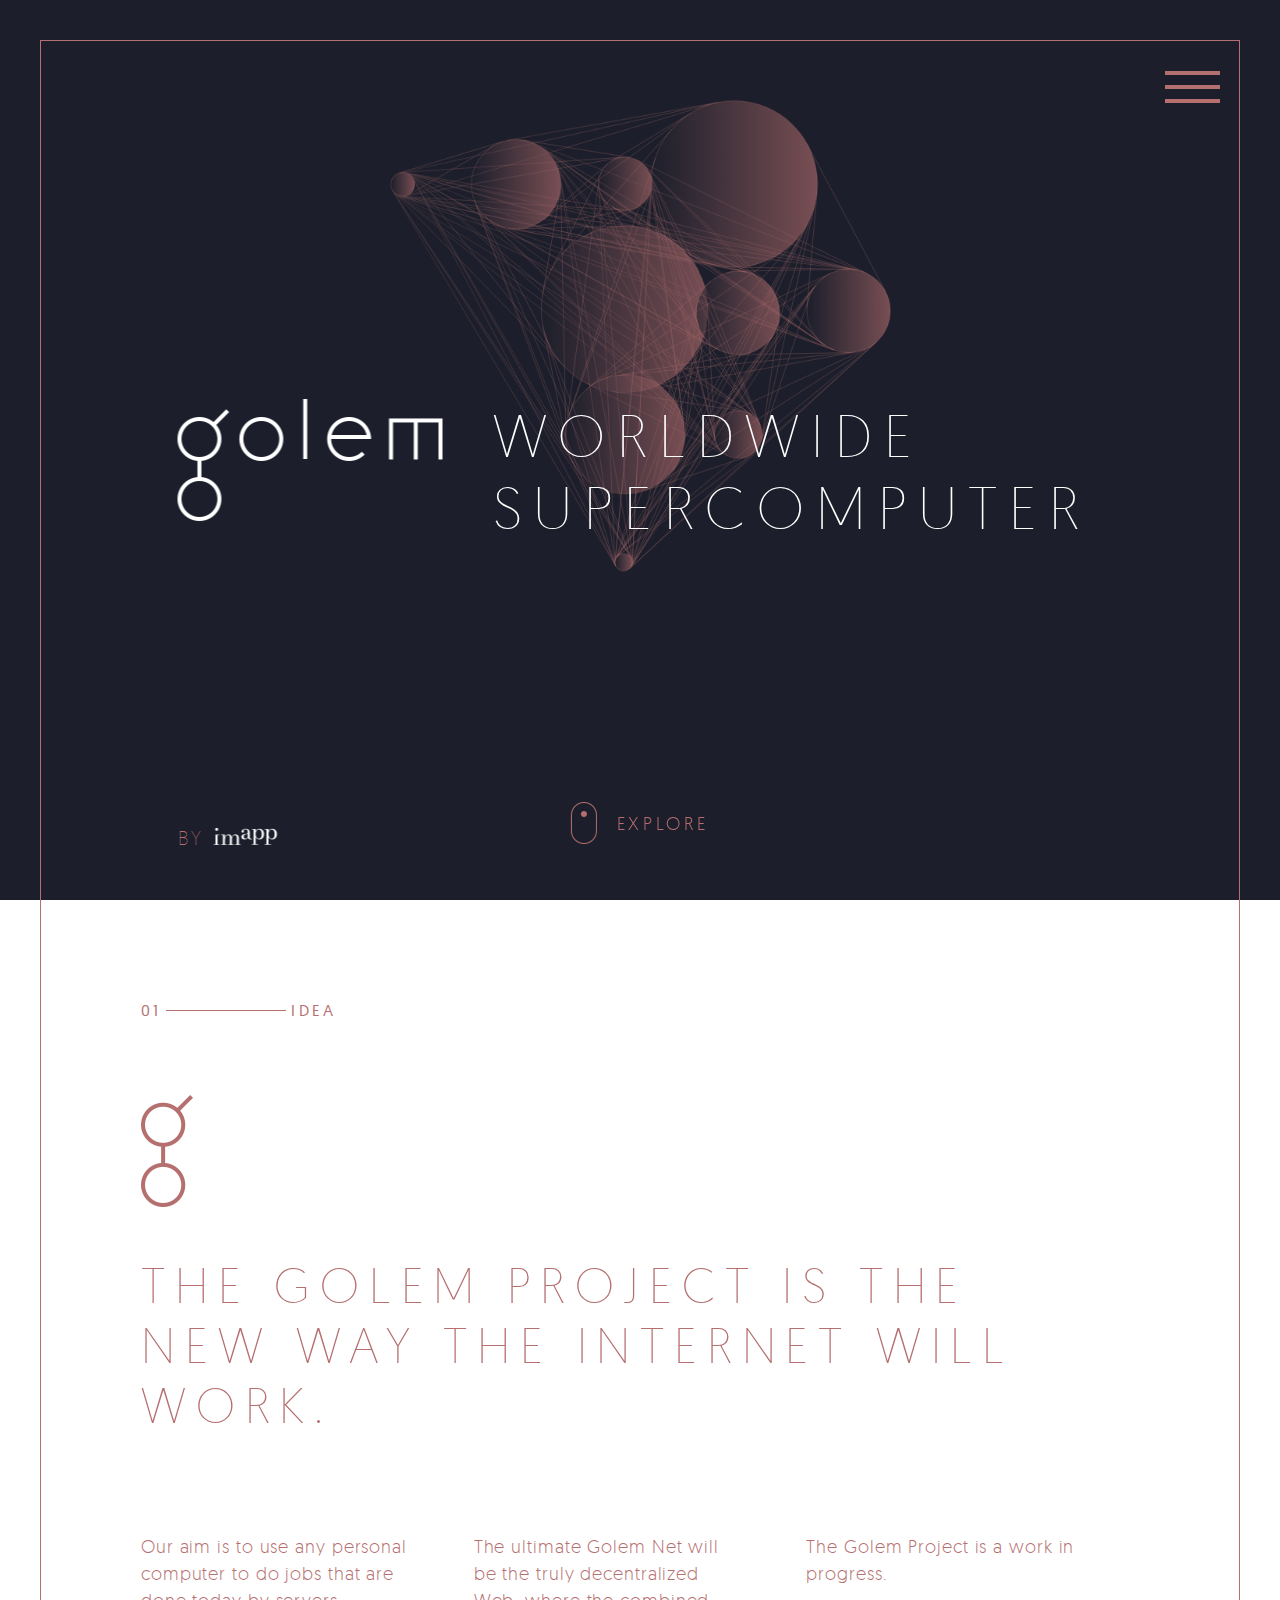
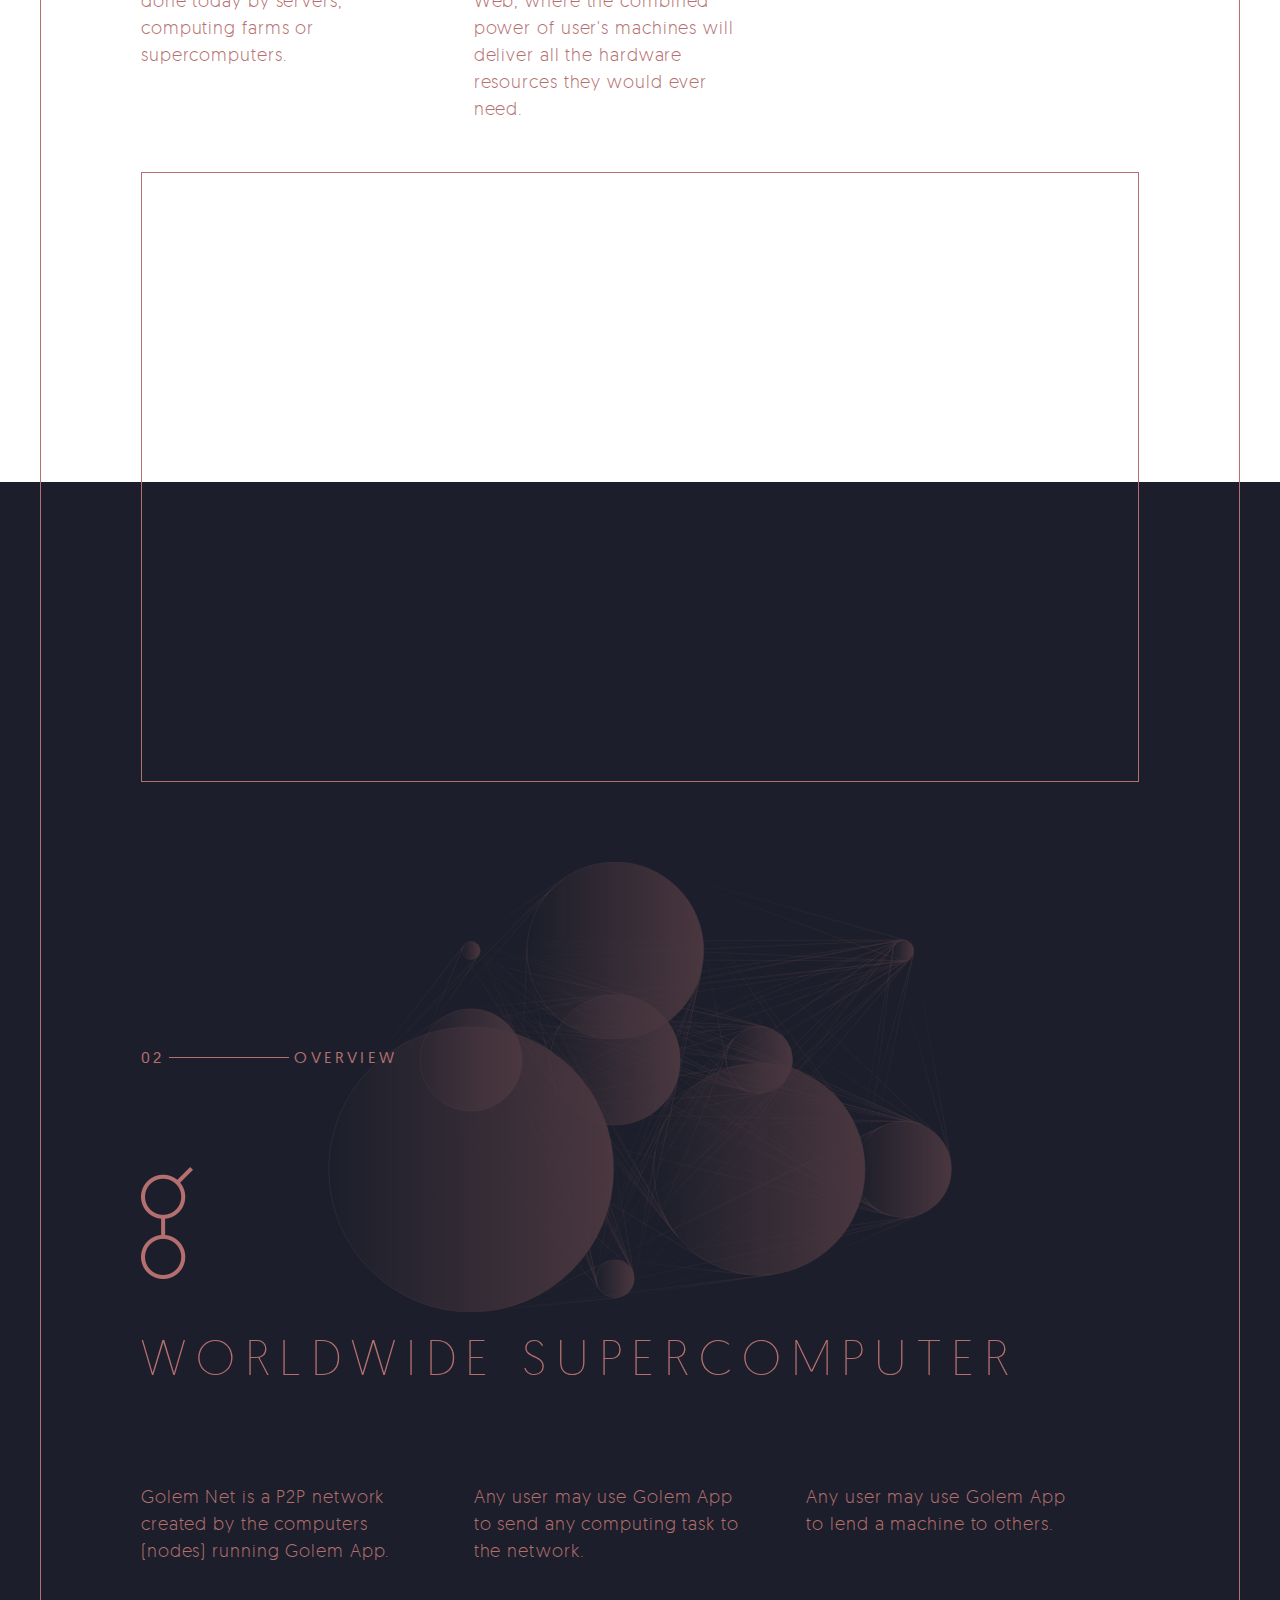
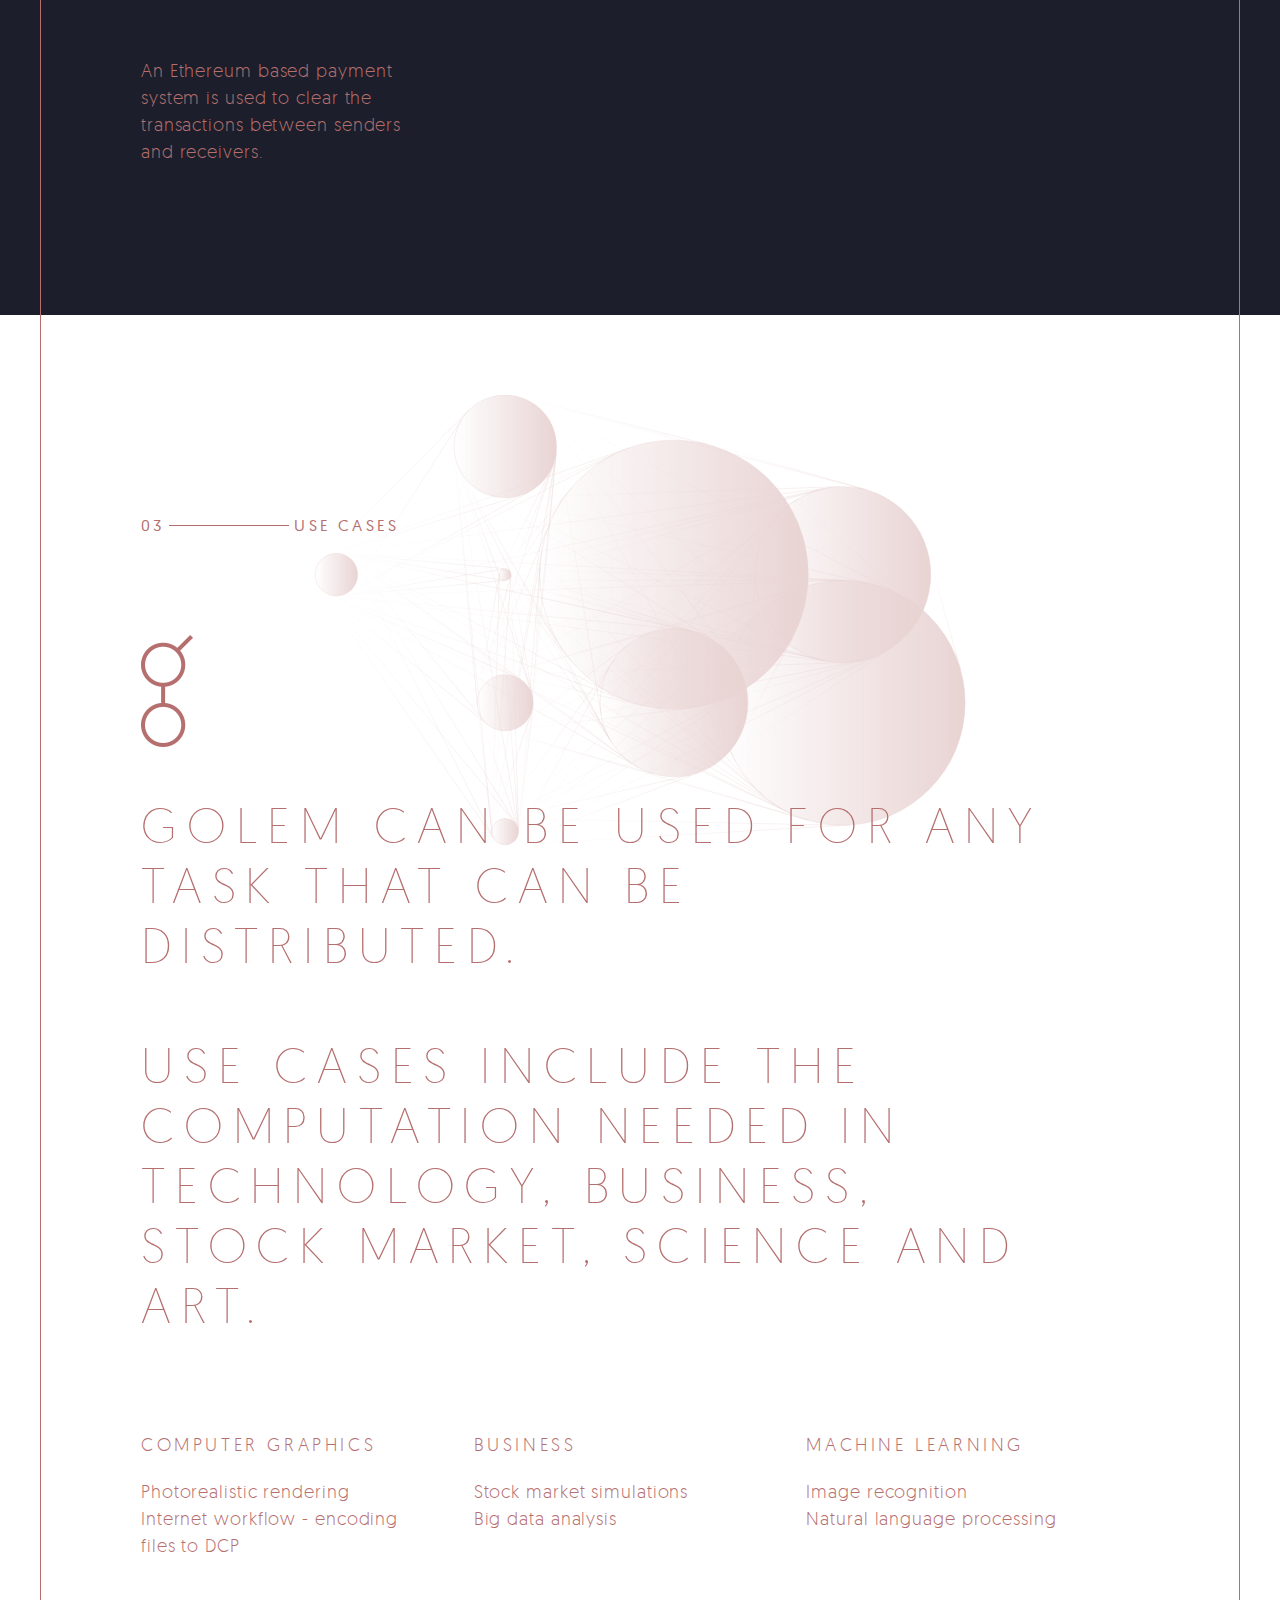
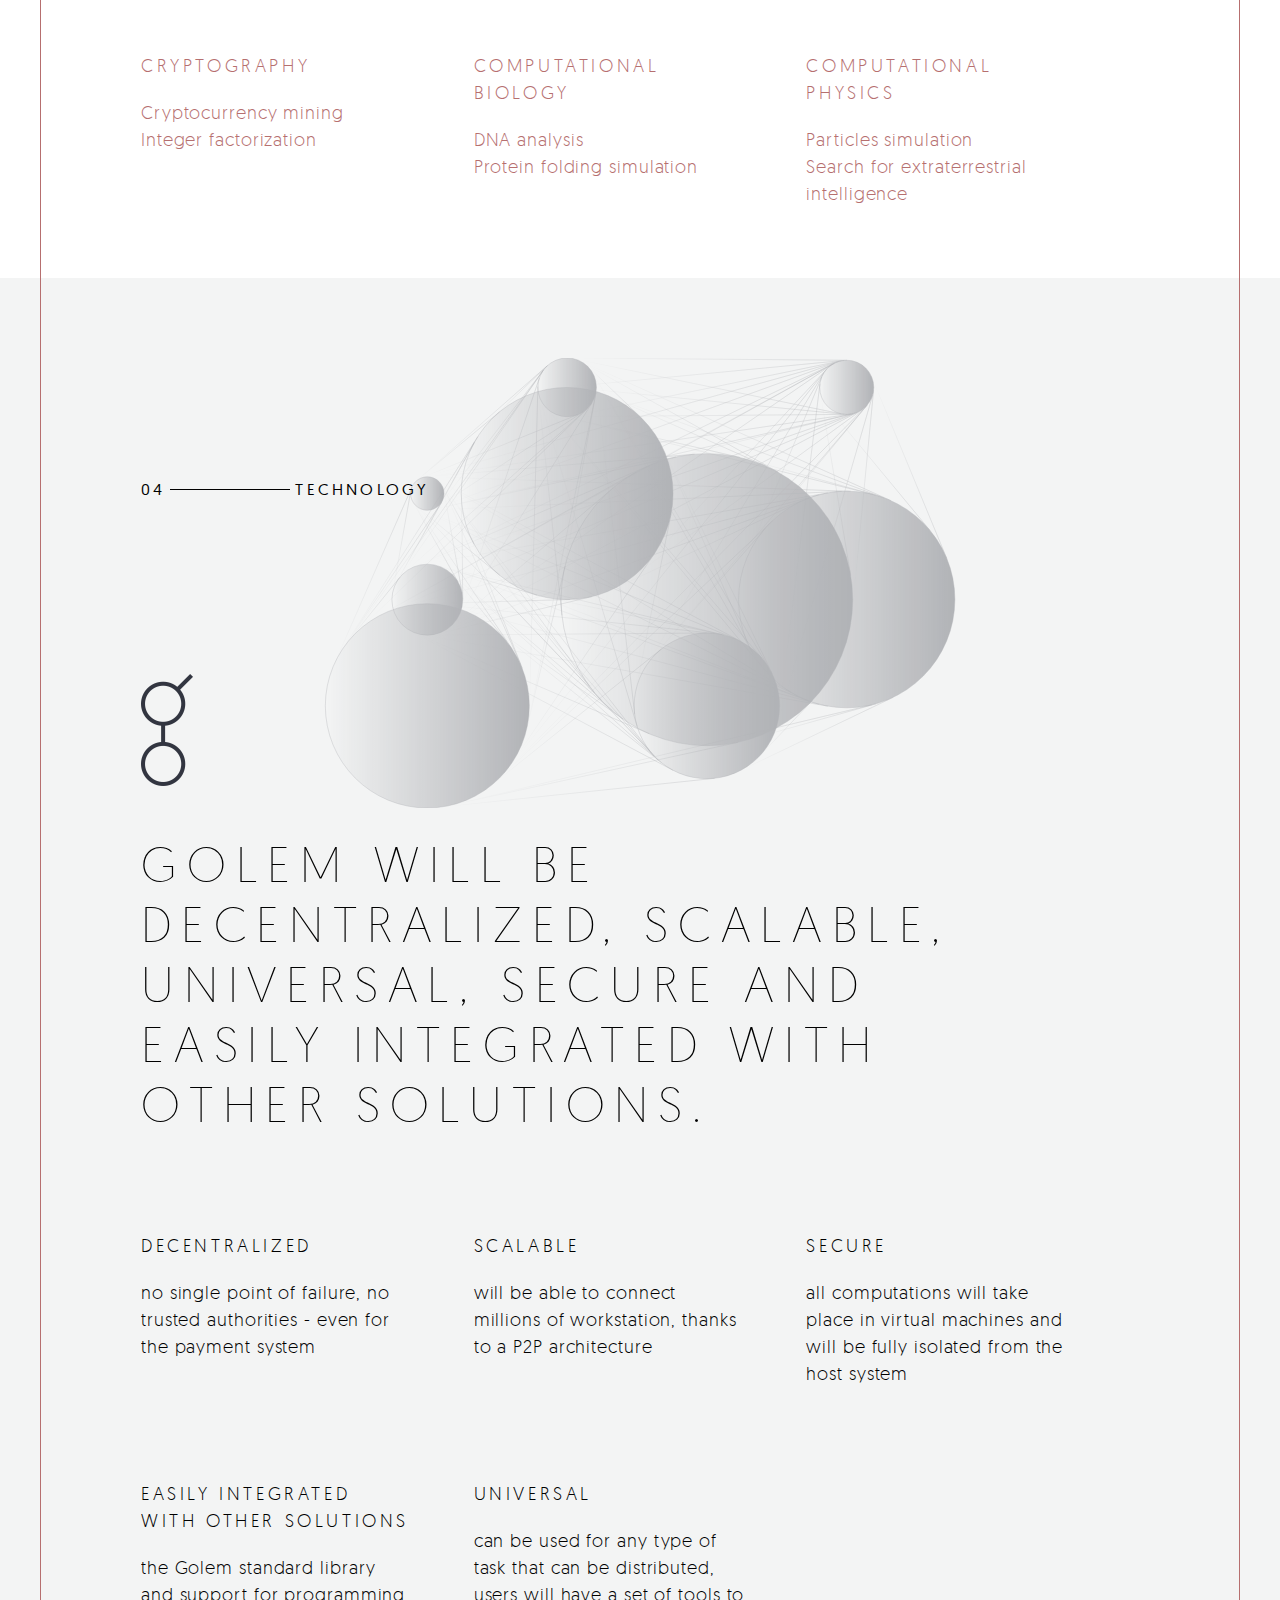
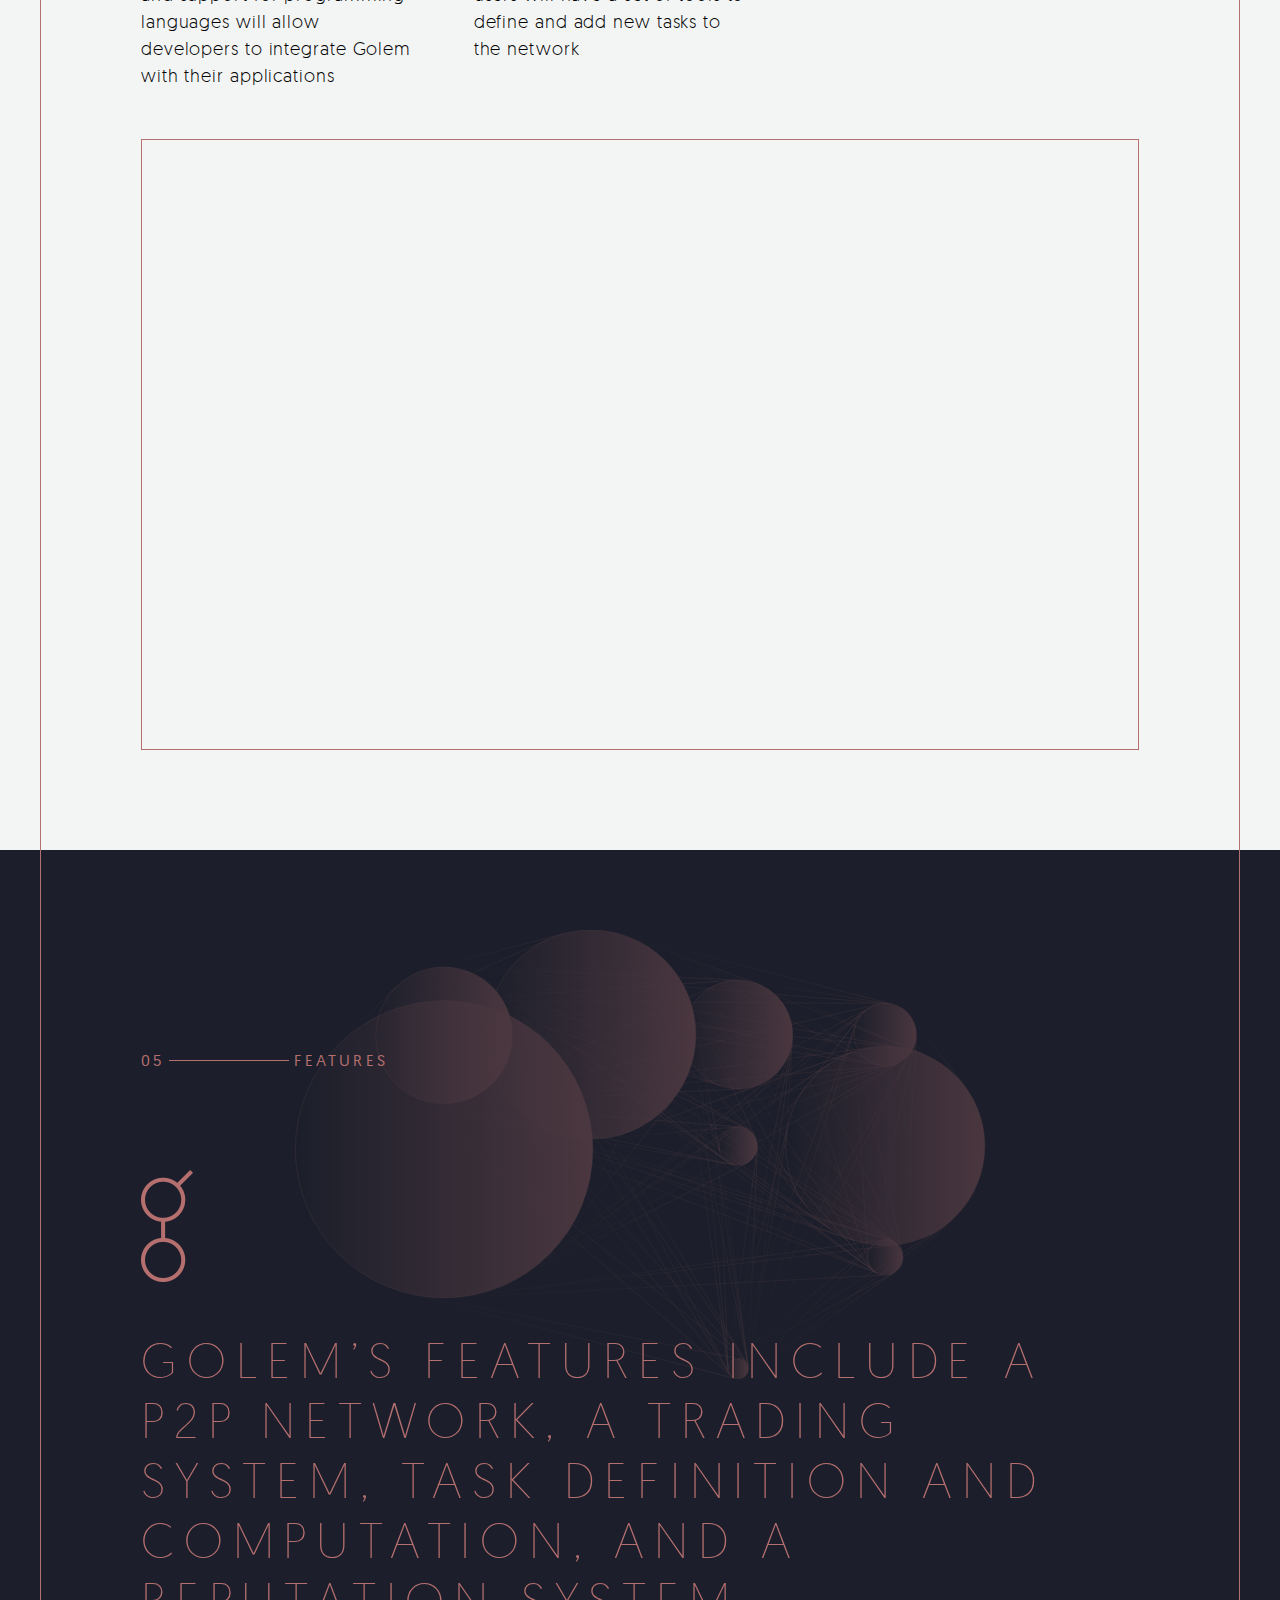
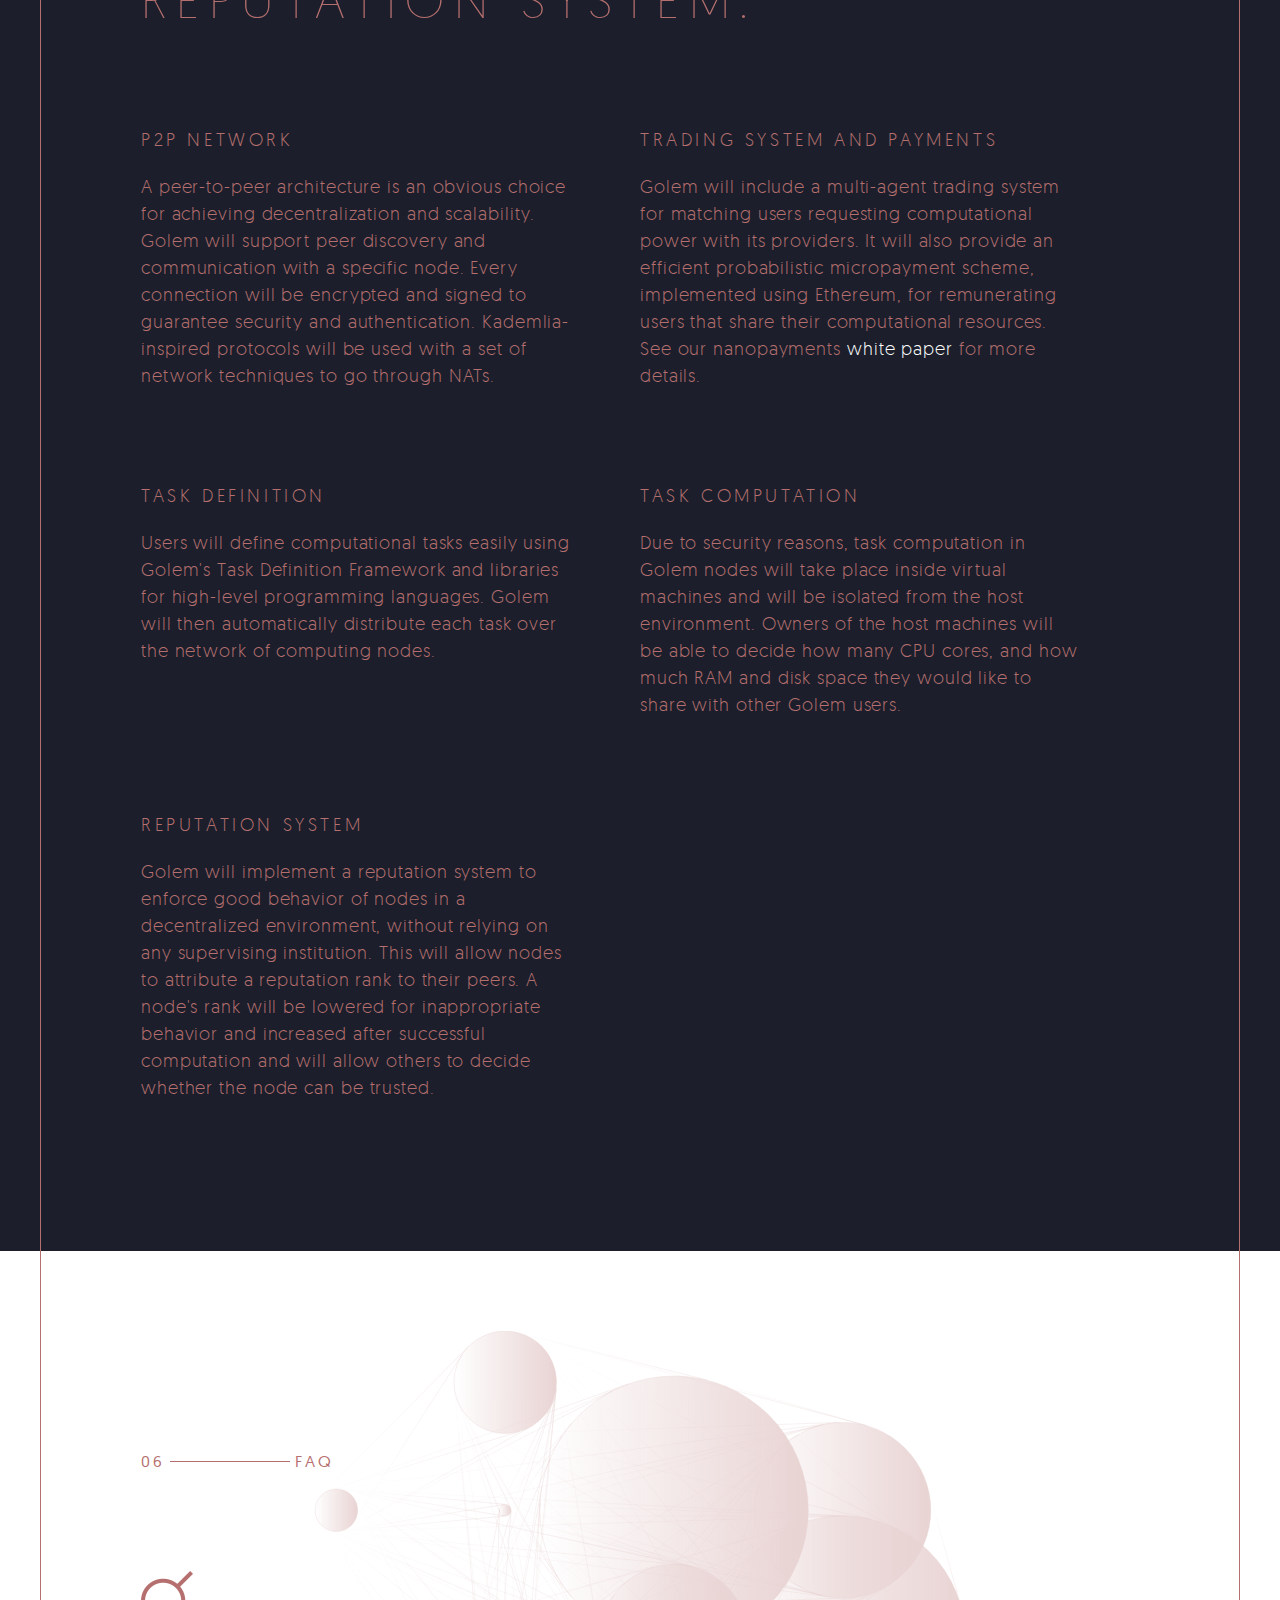
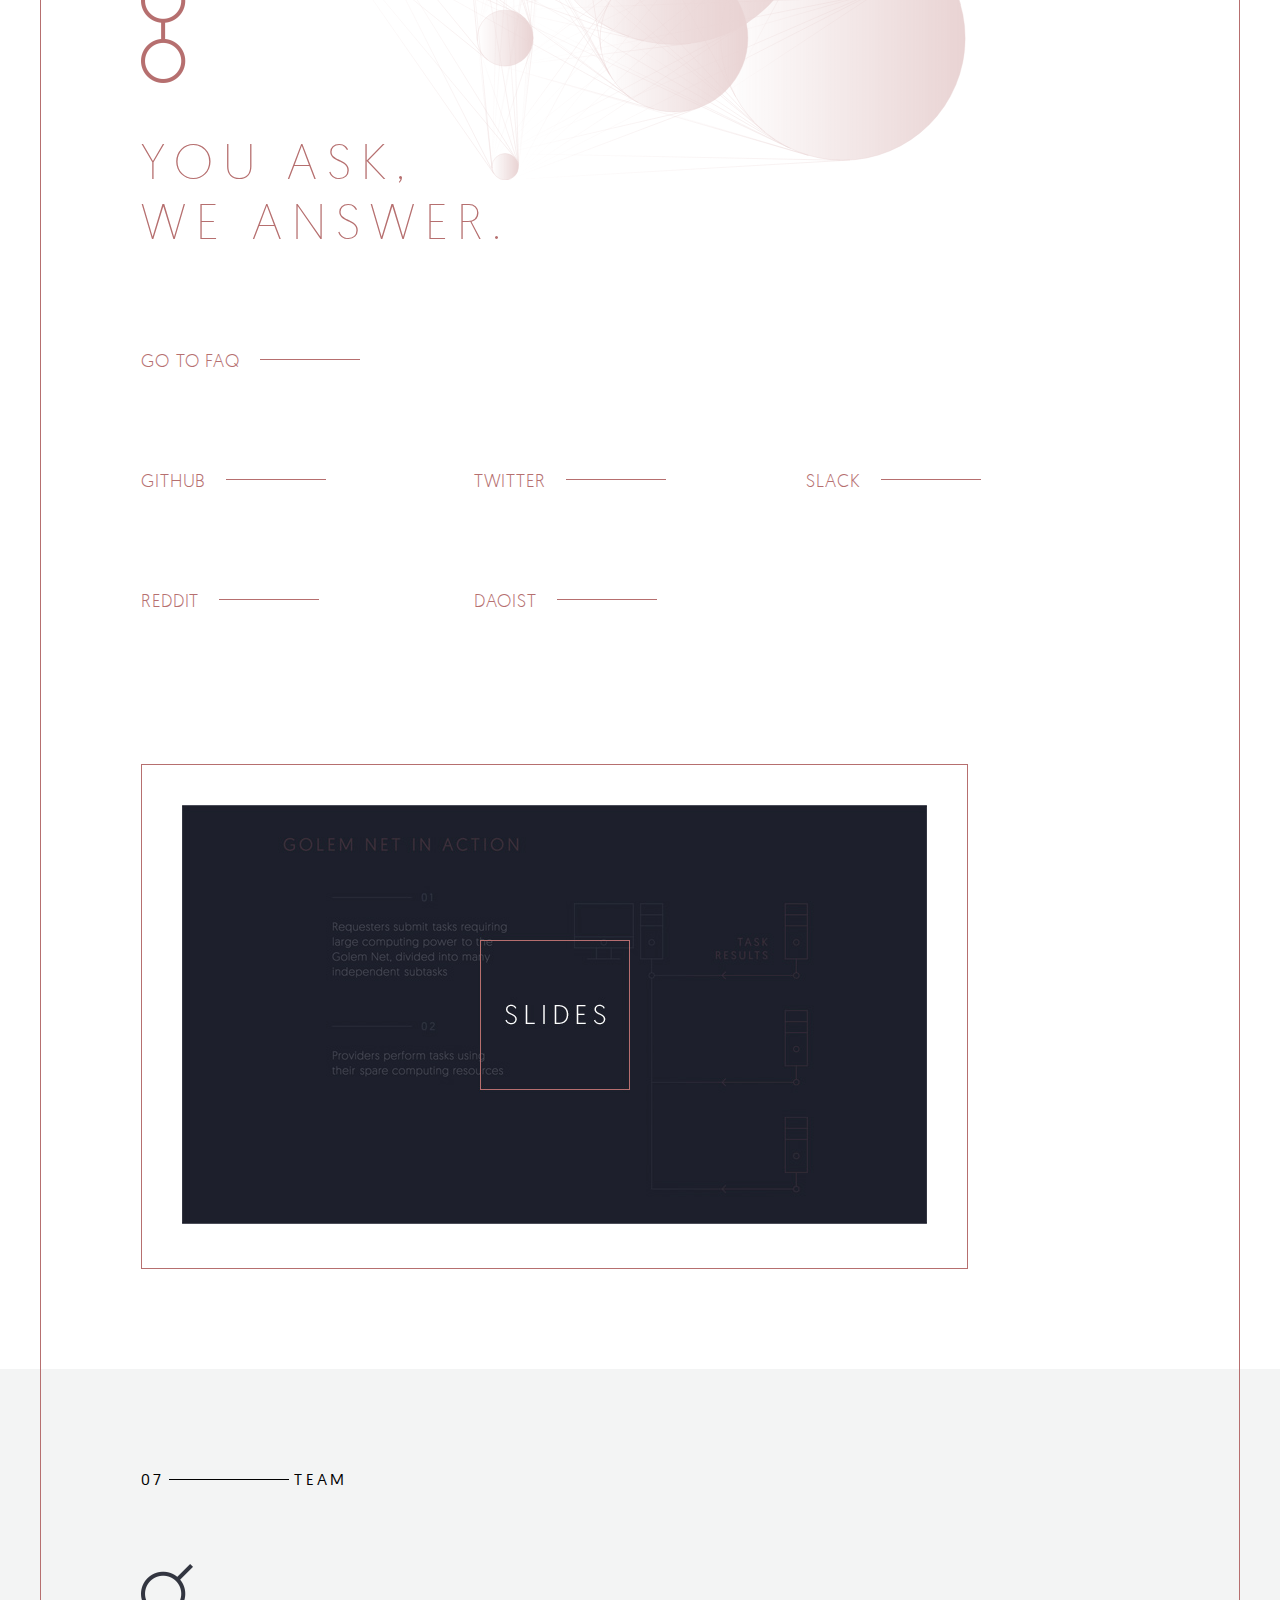
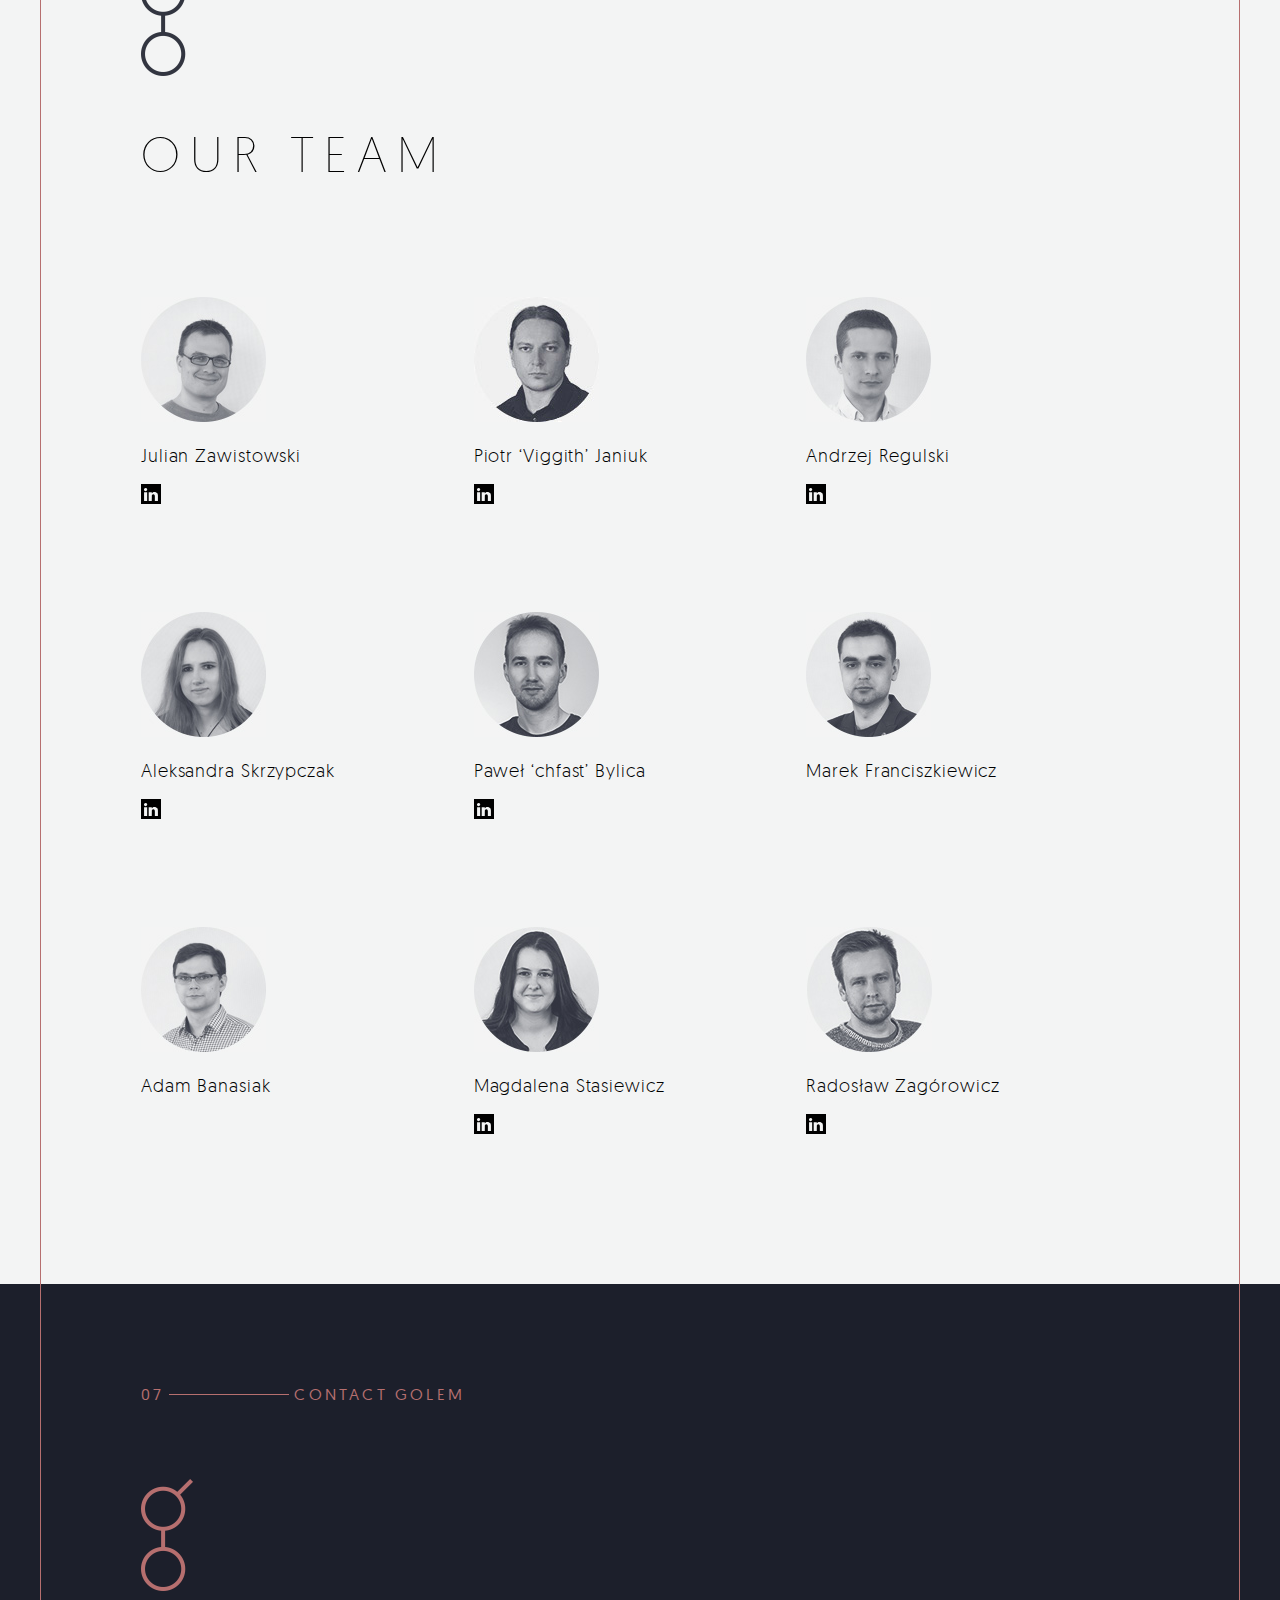
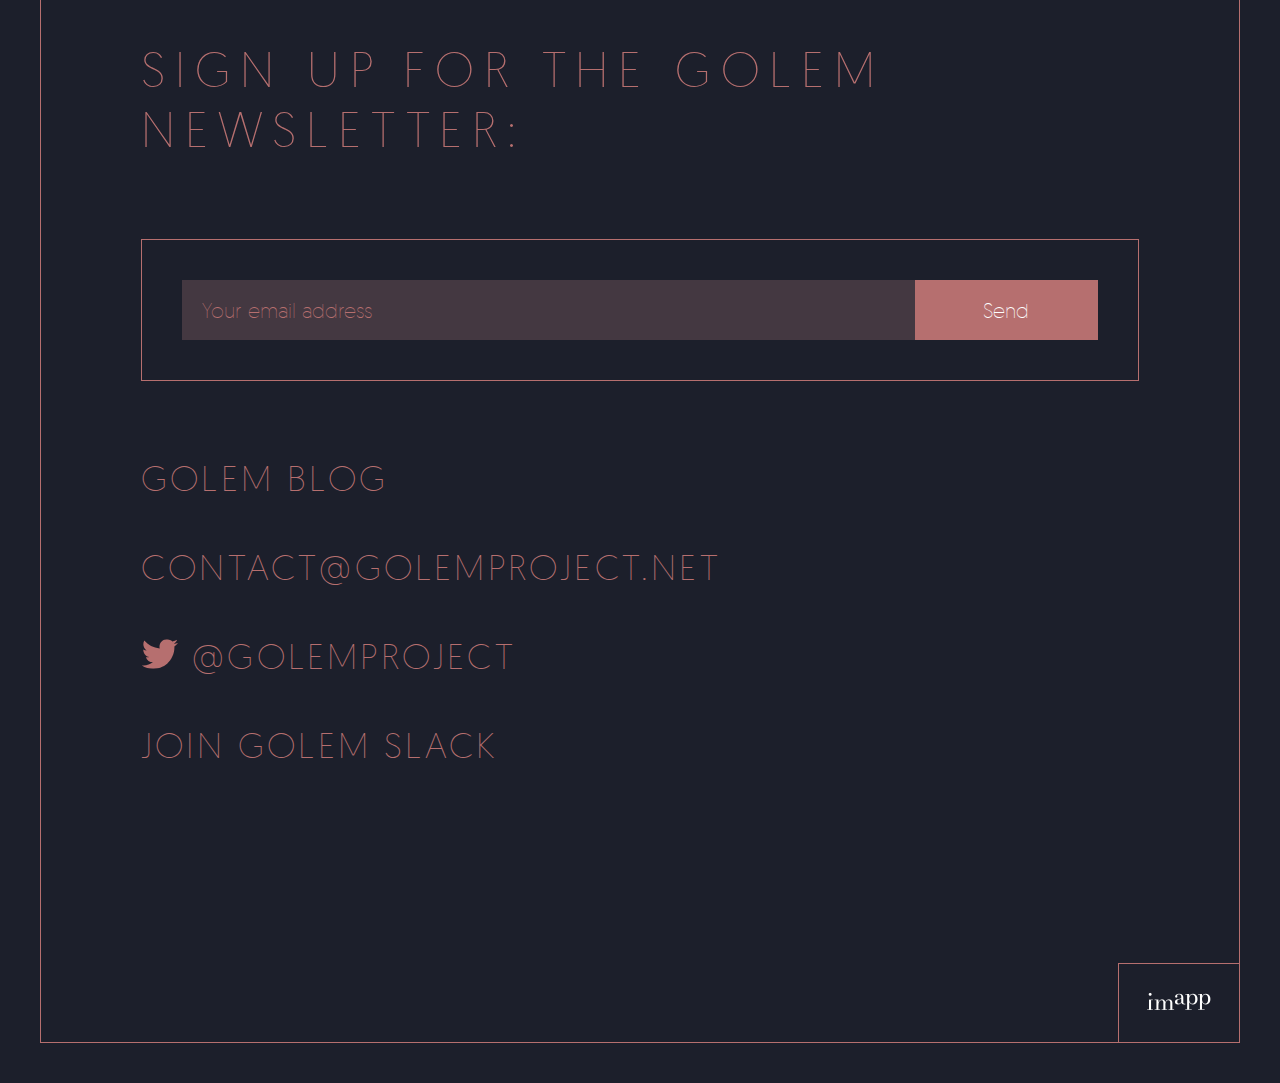
<file: index.html>
<!DOCTYPE html>
<html lang="en">
<head>
    <meta charset="UTF-8">
    <meta name="viewport" content="width=device-width, initial-scale=1, maximum-scale=1, user-scalable=no">
    <meta name="description" content="The Golem Project creates the first global market for idle computer power.">
    <meta name="keywords" content="Golem, P2P, Ethereum, worldwide supercomputer">
    <title>Golem project</title>
    <link rel="stylesheet" href="css/vendor.min.css">
    <link rel="stylesheet" href="css/main.min.css">
    <link rel="stylesheet" href="css/additional.css">
    <link rel="icon" type="image/png" href="favicon-32x32.png">
    <script>
        (function(i,s,o,g,r,a,m){i['GoogleAnalyticsObject']=r;i[r]=i[r]||function(){
                (i[r].q=i[r].q||[]).push(arguments)},i[r].l=1*new Date();a=s.createElement(o),
            m=s.getElementsByTagName(o)[0];a.async=1;a.src=g;m.parentNode.insertBefore(a,m)
        })(window,document,'script','//www.google-analytics.com/analytics.js','ga');

        ga('create', 'UA-69091803-2', 'auto');
        ga('send', 'pageview');
    </script>
</head>
<body class="home">
<div class="container">
    <div class="wraper dark" id="wraper1">
        <div class="page" id="home">
            <div class="inside">
                <canvas id="stage"></canvas>
                <div class="imapp-btn"> BY <a href="http://imapp.pl/" target="_blank"><span class="imapp"></span></a></div>
                <div class="hamburger"> <span>toggle menu</span></div>
                <nav>
                    <div class="hamburger is-active"> <span>toggle menu</span></div>
                    <div class="pages">
                        <ul>
                            <li data-page="2"> 01<span></span>idea</li>
                            <li data-page="3"> 02<span></span>overview</li>
                            <li data-page="4"> 03<span></span>use cases</li>
                            <li data-page="5"> 04<span></span>technology</li>
                            <li data-page="6"> 05<span></span>features</li>
                            <li data-page="7"> 06<span></span>faq</li>
                            <li data-page="8"> 07<span></span>team</li>
                            <li data-page="9"> 08<span></span>contact golem</li>
                        </ul>
                    </div>
                </nav>
                <div class="title"> <img src="img/golem.png">
                    <div class="text"> worldwide<br>
                        supercomputer</div>
                </div>
                <div class="explore"> <span>explore</span></div>
            </div>
        </div>
    </div>
    <div class="wraper white" id="wraper2">
        <div class="page" id="page2">
            <div class="inside">
                <header> 01<span></span>idea </header>
                <section class="col-3">
                    <h1> The Golem Project is the new way the Internet will work.</h1>
                    <div class="row">
                        <p> Our aim is to use any personal computer to do jobs that are done today by servers, computing farms or supercomputers.</p>
                        <p> The ultimate Golem Net will be the truly decentralized Web, where the combined power of user's machines will deliver all the hardware resources they would ever need.</p>
                        <p> The Golem Project is a work in progress.</p>
                    </div>
                </section>
                <div class="video">
                    <div class="inside">
                        <iframe width="100%" height="315" src="https://www.youtube-nocookie.com/embed/_Q888b0VRx8?rel=0&amp;controls=1&amp;showinfo=0" frameborder="0" allowfullscreen></iframe>
                    </div>
                </div>
            </div>
        </div>
    </div>
    <div class="wraper dark with-web" id="wraper3">
        <div class="page" id="page3">
            <div class="inside"> <img src="img/golem1.svg" class="web">
                <header class="with-web"> 02<span></span>Overview </header>
                <section class="col-3">
                    <h1> worldwide supercomputer</h1>
                    <div class="row">
                        <p> Golem Net is a P2P network created by the computers (nodes) running Golem App.</p>
                        <p> Any user may use Golem App to send any computing task to the network.</p>
                        <p> Any user may use Golem App to lend a machine to others.</p>
                    </div>
                    <div class="row">
                        <p> An Ethereum based payment system is used to clear the transactions between senders and receivers.</p>
                    </div>
                </section>
            </div>
        </div>
    </div>
    <div class="wraper white with-web" id="wraper4">
        <div class="page" id="page4">
            <div class="inside"> <img src="img/golem2.svg" class="web">
                <header class="with-web"> 03<span></span>use cases </header>
                <section class="col-3">
                    <h1>GOLEM can be used for any task that can be distributed.<br><br>use cases include the computation needed in technology, business, stock market, science and art.</h1>
                    <div class="row">
                        <p>
                            <span>Computer graphics</span>
                            Photorealistic rendering<br>
                            Internet workflow - encoding files to DCP
                        </p>
                        <p>
                            <span>Business</span>
                            Stock market simulations<br>
                            Big data analysis
                        </p>
                        <p>
                            <span>Machine learning</span>
                            Image recognition<br>
                            Natural language processing
                        </p>
                    </div>
                    <div class="row">
                        <p>
                            <span>Cryptography</span>
                            Cryptocurrency mining<br>
                            Integer factorization
                        </p>
                        <p>
                            <span>Computational biology</span>
                            DNA analysis<br>
                            Protein folding simulation
                        </p>
                        <p>
                            <span>Computational physics</span>
                            Particles simulation<br>
                            Search for extraterrestrial intelligence
                        </p>
                    </div>
                    <div class="row">
                        <p>
                            <span>Web 3.0</span>
                            Distributed disk<br>
                            Distributed media server<br>
                            Distributed compiler...
                        </p>
                    </div>
                </section>
            </div>
        </div>
    </div>
    <div class="wraper grey font-dark" id="wraper5">
        <div class="page" id="page5">
            <div class="inside" style="padding-top: 1px;"> <img src="img/golem3.svg" class="web">
                <header class="with-web"> 04<span></span>technology </header>
                <section class="col-3">
                    <h1> golem will be decentralized, scalable, universal, secure and easily integrated with other solutions.</h1>
                    <div class="row">
                        <p>
                            <span>decentralized</span>
                            no single point of failure, no trusted authorities - even for the payment system
                        </p>
                        <p>
                            <span>scalable</span>
                            will be able to connect millions of workstation, thanks to a P2P architecture
                        </p>
                        <p>
                            <span>secure</span>
                            all computations will take place in virtual machines and will be fully isolated from the host system
                        </p>
                    </div>
                    <div class="row">
                        <p>
                            <span>easily integrated with other solutions</span>
                            the Golem standard library and support for programming languages will allow developers to integrate Golem with their applications
                        </p>
                        <p>
                            <span>universal</span>
                            can be used for any type of task that can be distributed, users will have a set of tools to define and add new tasks to the network
                        </p>
                    </div>
                </section>
                <div class="video">
                    <div class="inside">
                        <iframe width="560" height="315" src="https://www.youtube.com/embed/wBNRKIIuTwo?rel=0" frameborder="0" allowfullscreen></iframe>
                    </div>
                </div>
            </div>
        </div>
    </div>
    <div class="wraper dark with-web" id="wraper6">
        <div class="page" id="page6">
            <div class="inside"> <img src="img/golem4.svg" class="web">
                <header class="with-web"> 05<span></span>features </header>
                <section class="col-2">
                    <h1>golem’s features include a p2p network, a trading system, task definition and computation, and a reputation system.</h1>
                    <div class="row">
                        <p>
                            <span>P2P Network</span>
                            A peer-to-peer architecture is an obvious choice for achieving decentralization and scalability. Golem will support peer discovery and communication with a specific node. Every connection will be encrypted and signed to guarantee security and authentication. Kademlia-inspired protocols will be used with a set of network techniques to go through NATs.</p>
                        <p>
                            <span>Trading system and payments</span>
                            Golem will include a multi-agent trading system for matching users requesting computational power with its providers. It will also provide an efficient probabilistic micropayment scheme, implemented using Ethereum, for remunerating users that share their computational resources.
                            See our nanopayments <a style="text-decoration: none; color: white" href="/doc/GolemNanopayments.pdf">white paper</a> for more details.
                        </p>
                    </div>
                    <div class="row">
                        <p> <span>Task definition</span> Users will define computational tasks easily using Golem's Task Definition Framework and libraries for high-level programming languages. Golem will then automatically distribute each task over the network of computing nodes.</p>
                        <p> <span>Task computation</span> Due to security reasons, task computation in Golem nodes will take place inside virtual machines and will be isolated from the host environment. Owners of the host machines will be able to decide how many CPU cores, and how much RAM and disk space they would like to share with other Golem users.</p>
                    </div>
                    <div class="row">
                        <p> <span>Reputation system</span> Golem will implement a reputation system to enforce good behavior of nodes in a decentralized environment, without relying on any supervising institution. This will allow nodes to attribute a reputation rank to their peers. A node's rank will be lowered for inappropriate behavior and increased after successful computation and will allow others to decide whether the node can be trusted.</p>
                    </div>
                </section>
            </div>
        </div>
    </div>

    <div class="wraper white with-web" id="wraper7">
        <div class="page">
            <div class="inside"> <img src="img/golem2.svg" class="web">
                <header class="with-web"> 06<span></span>faq</header>
                <section class="col-3">
                    <h1>YOU ASK,<br>WE ANSWER.</h1>
                    <div class="row">
                        <p>
                            <a href="faq.html" class="line-after">GO TO FAQ</a>
                        </p>

                    </div>

                    <div class="row">
                        <p><a href="#" target="_blank" class="line-after">GITHUB</a></p>
                        <p><a href="https://twitter.com/golemproject" target="_blank" class="line-after">TWITTER</a></p>
                        <p><a href="http://golemproject.org:3000/" target="_blank" class="line-after">SLACK</a></p>
                    </div>

                    <div class="row">
                        <p><a href="https://www.reddit.com/r/GolemProject/" target="_blank" class="line-after">REDDIT</a></p>
                        <p><a href="#" target="_blank" class="line-after">DAOIST</a></p>
                    </div>
                </section>
                <div class="slides">
                    <a href="slides/index.html"><img src="img/slides.jpg" alt=""></a>
                </div>
            </div>
        </div>
    </div>

    <div class="wraper grey font-dark" id="wraper8">
        <div class="page" id="page8">
            <div class="inside">
                <header> 07<span></span>team </header>
                <section class="col-3">
                    <h1> Our team</h1>
                    <div class="row">
                        <p>
                            <img src="img/photos/julian_zawistowski.jpg" alt="">
                            Julian Zawistowski
                            <a href="https://www.linkedin.com/pub/julian-zawistowski/0/478/352">
                                <svg version="1.1" id="Layer_1" xmlns="http://www.w3.org/2000/svg" xmlns:xlink="http://www.w3.org/1999/xlink" x="0px" y="0px" width="20" height="20" viewBox="0 0 512 512" enable-background="new 0 0 512 512" xml:space="preserve">
                                    <path d="M78.77,210.052h78.769V433.23H78.77V210.052z M343.18,202.436c22.18,0.135,50.551,11.026,67.872,28.622 c17.974,20.083,22.179,42.788,22.179,70.892V433.23h-78.769V311.27c0-22.32-9.052-49.507-38.59-50.41 c-17.32,0.275-28.487,10.243-36.77,27.038c-2.359,5.513-1.833,11.692-1.833,17.859l-1.577,127.474h-78.77V210.052h78.77 l1.577,29.141c5.371-8.923,12.858-17.314,22.192-24.007C312.052,206.115,326.77,202.686,343.18,202.436z M118.154,103.058 c20.218,0.275,40.301,16.147,41.089,40.302c0.526,21.545-18.243,40.308-41.615,40.308h-0.525c-20.083,0-39.775-16.41-40.698-40.308 C76.802,122.09,94.654,103.596,118.154,103.058z M0,0v512h512V0H0z"/>
                                </svg>
                            </a>
                        </p>

                        <p>
                            <img src="img/photos/janiuk.jpg" alt="">
                            Piotr ‘Viggith’ Janiuk
                            <a href="http://pl.linkedin.com/in/viggith">
                                <svg version="1.1" id="Layer_1" xmlns="http://www.w3.org/2000/svg" xmlns:xlink="http://www.w3.org/1999/xlink" x="0px" y="0px" width="20" height="20" viewBox="0 0 512 512" enable-background="new 0 0 512 512" xml:space="preserve">
                                    <path d="M78.77,210.052h78.769V433.23H78.77V210.052z M343.18,202.436c22.18,0.135,50.551,11.026,67.872,28.622 c17.974,20.083,22.179,42.788,22.179,70.892V433.23h-78.769V311.27c0-22.32-9.052-49.507-38.59-50.41 c-17.32,0.275-28.487,10.243-36.77,27.038c-2.359,5.513-1.833,11.692-1.833,17.859l-1.577,127.474h-78.77V210.052h78.77 l1.577,29.141c5.371-8.923,12.858-17.314,22.192-24.007C312.052,206.115,326.77,202.686,343.18,202.436z M118.154,103.058 c20.218,0.275,40.301,16.147,41.089,40.302c0.526,21.545-18.243,40.308-41.615,40.308h-0.525c-20.083,0-39.775-16.41-40.698-40.308 C76.802,122.09,94.654,103.596,118.154,103.058z M0,0v512h512V0H0z"/>
                                </svg>
                            </a>
                        </p>

                        <p>
                            <img src="img/photos/andrzej_regulski.jpg" alt="">
                            Andrzej Regulski
                            <a href="https://www.linkedin.com/pub/andrzej-regulski/18/8a8/529">
                                <svg version="1.1" id="Layer_1" xmlns="http://www.w3.org/2000/svg" xmlns:xlink="http://www.w3.org/1999/xlink" x="0px" y="0px" width="20" height="20" viewBox="0 0 512 512" enable-background="new 0 0 512 512" xml:space="preserve">
                                    <path d="M78.77,210.052h78.769V433.23H78.77V210.052z M343.18,202.436c22.18,0.135,50.551,11.026,67.872,28.622 c17.974,20.083,22.179,42.788,22.179,70.892V433.23h-78.769V311.27c0-22.32-9.052-49.507-38.59-50.41 c-17.32,0.275-28.487,10.243-36.77,27.038c-2.359,5.513-1.833,11.692-1.833,17.859l-1.577,127.474h-78.77V210.052h78.77 l1.577,29.141c5.371-8.923,12.858-17.314,22.192-24.007C312.052,206.115,326.77,202.686,343.18,202.436z M118.154,103.058 c20.218,0.275,40.301,16.147,41.089,40.302c0.526,21.545-18.243,40.308-41.615,40.308h-0.525c-20.083,0-39.775-16.41-40.698-40.308 C76.802,122.09,94.654,103.596,118.154,103.058z M0,0v512h512V0H0z"/>
                                </svg>
                            </a>
                        </p>
                    </div>
                    <div class="row">
                        <p>
                            <img src="img/photos/aleksandra_skrzypczak.jpg" alt="">
                            Aleksandra Skrzypczak
                            <a href="https://www.linkedin.com/pub/aleksandra-skrzypczak/8a/16a/570">
                                <svg version="1.1" id="Layer_1" xmlns="http://www.w3.org/2000/svg" xmlns:xlink="http://www.w3.org/1999/xlink" x="0px" y="0px" width="20" height="20" viewBox="0 0 512 512" enable-background="new 0 0 512 512" xml:space="preserve">
                                    <path d="M78.77,210.052h78.769V433.23H78.77V210.052z M343.18,202.436c22.18,0.135,50.551,11.026,67.872,28.622 c17.974,20.083,22.179,42.788,22.179,70.892V433.23h-78.769V311.27c0-22.32-9.052-49.507-38.59-50.41 c-17.32,0.275-28.487,10.243-36.77,27.038c-2.359,5.513-1.833,11.692-1.833,17.859l-1.577,127.474h-78.77V210.052h78.77 l1.577,29.141c5.371-8.923,12.858-17.314,22.192-24.007C312.052,206.115,326.77,202.686,343.18,202.436z M118.154,103.058 c20.218,0.275,40.301,16.147,41.089,40.302c0.526,21.545-18.243,40.308-41.615,40.308h-0.525c-20.083,0-39.775-16.41-40.698-40.308 C76.802,122.09,94.654,103.596,118.154,103.058z M0,0v512h512V0H0z"/>
                                </svg>
                            </a>
                        </p>
                        <p>
                            <img src="img/photos/pawel_bylica.jpg" alt="">
                            Paweł ‘chfast’ Bylica
                            <a href="https://www.linkedin.com/in/pawelbylica">
                                <svg version="1.1" id="Layer_1" xmlns="http://www.w3.org/2000/svg" xmlns:xlink="http://www.w3.org/1999/xlink" x="0px" y="0px" width="20" height="20" viewBox="0 0 512 512" enable-background="new 0 0 512 512" xml:space="preserve">
                                    <path d="M78.77,210.052h78.769V433.23H78.77V210.052z M343.18,202.436c22.18,0.135,50.551,11.026,67.872,28.622 c17.974,20.083,22.179,42.788,22.179,70.892V433.23h-78.769V311.27c0-22.32-9.052-49.507-38.59-50.41 c-17.32,0.275-28.487,10.243-36.77,27.038c-2.359,5.513-1.833,11.692-1.833,17.859l-1.577,127.474h-78.77V210.052h78.77 l1.577,29.141c5.371-8.923,12.858-17.314,22.192-24.007C312.052,206.115,326.77,202.686,343.18,202.436z M118.154,103.058 c20.218,0.275,40.301,16.147,41.089,40.302c0.526,21.545-18.243,40.308-41.615,40.308h-0.525c-20.083,0-39.775-16.41-40.698-40.308 C76.802,122.09,94.654,103.596,118.154,103.058z M0,0v512h512V0H0z"/>
                                </svg>
                            </a>
                        </p>

                        <p>
                            <img src="img/photos/marek_franciszkiewicz.jpg" alt="">
                            Marek Franciszkiewicz
                        </p>

                    </div>
                    <div class="row">
                        <p>
                            <img src="img/photos/adam_banasiak.jpg" alt="">
                            Adam Banasiak
                        </p>

                        <p>
                            <img src="img/photos/magdalena_stasiewicz.jpg" alt=""> Magdalena Stasiewicz
                            <a href="https://www.linkedin.com/in/magdalena-stasiewicz-998180108">
                                <svg version="1.1" id="Layer_1" xmlns="http://www.w3.org/2000/svg" xmlns:xlink="http://www.w3.org/1999/xlink" x="0px" y="0px" width="20" height="20" viewBox="0 0 512 512" enable-background="new 0 0 512 512" xml:space="preserve">
                                    <path d="M78.77,210.052h78.769V433.23H78.77V210.052z M343.18,202.436c22.18,0.135,50.551,11.026,67.872,28.622 c17.974,20.083,22.179,42.788,22.179,70.892V433.23h-78.769V311.27c0-22.32-9.052-49.507-38.59-50.41 c-17.32,0.275-28.487,10.243-36.77,27.038c-2.359,5.513-1.833,11.692-1.833,17.859l-1.577,127.474h-78.77V210.052h78.77 l1.577,29.141c5.371-8.923,12.858-17.314,22.192-24.007C312.052,206.115,326.77,202.686,343.18,202.436z M118.154,103.058 c20.218,0.275,40.301,16.147,41.089,40.302c0.526,21.545-18.243,40.308-41.615,40.308h-0.525c-20.083,0-39.775-16.41-40.698-40.308 C76.802,122.09,94.654,103.596,118.154,103.058z M0,0v512h512V0H0z"/>
                                </svg>
                            </a>
                        </p>

                        <p>
                            <img src="img/photos/radosław_zagorowicz.jpg" alt="">
                            Radosław Zagórowicz
                            <a href="https://www.linkedin.com/pub/radoslaw-zagorowicz/16/421/410">
                                <svg version="1.1" id="Layer_1" xmlns="http://www.w3.org/2000/svg" xmlns:xlink="http://www.w3.org/1999/xlink" x="0px" y="0px" width="20" height="20" viewBox="0 0 512 512" enable-background="new 0 0 512 512" xml:space="preserve">
                                    <path d="M78.77,210.052h78.769V433.23H78.77V210.052z M343.18,202.436c22.18,0.135,50.551,11.026,67.872,28.622 c17.974,20.083,22.179,42.788,22.179,70.892V433.23h-78.769V311.27c0-22.32-9.052-49.507-38.59-50.41 c-17.32,0.275-28.487,10.243-36.77,27.038c-2.359,5.513-1.833,11.692-1.833,17.859l-1.577,127.474h-78.77V210.052h78.77 l1.577,29.141c5.371-8.923,12.858-17.314,22.192-24.007C312.052,206.115,326.77,202.686,343.18,202.436z M118.154,103.058 c20.218,0.275,40.301,16.147,41.089,40.302c0.526,21.545-18.243,40.308-41.615,40.308h-0.525c-20.083,0-39.775-16.41-40.698-40.308 C76.802,122.09,94.654,103.596,118.154,103.058z M0,0v512h512V0H0z"/>
                                </svg>
                            </a>
                        </p>
                    </div>
                </section>
            </div>
        </div>
    </div>
    <div class="wraper dark" id="wraper9">
        <div class="page" id="contact">
            <div class="inside">
                <header> 07<span></span>Contact golem </header>
                <section class="col-3">
                    <h1> Sign up for the Golem newsletter:</h1>
                    <form method="post" action="https://app.freshmail.com//pl/actions/subscribe/">
                        <input type="hidden" name="subscribers_list_hash" value="ye91v9efwt">
                        <input type="email" placeholder="Your email address" id="freshmail_email" name="freshmail_email">
                        <input type="submit" value="Send">
                    </form>
                    <div class="row">
                        <ul>
                            <li><a href="https://blog.golemproject.net/">Golem blog</a></li>
                            <!--                <li><a href="https://groups.google.com/forum/#!forum/golem">Golem mailing list</a></li> -->
                            <li><a href="mailto:contact@golemproject.net">contact@golemproject.net</a></li>
                            <li><a href="https://twitter.com/golemproject">
                                <svg id="svg2" height="30" width="38" version="1.1" viewBox="0 0 182.66667 150.66667">
                                    <clipPath id="clipPath20" clipPathUnits="userSpaceOnUse"><path id="path18" d="m0 10.012h1366.9v1110.9h-1366.9z"/></clipPath><g id="g10" transform="matrix(1.3333 0 0 -1.3333 0 150.67)"><g id="g12" transform="scale(.1)"><g id="g14"><g id="g16" clip-path="url(#clipPath20)"><path id="path22" d="m1366.9 989.39c-50.27-22.309-104.33-37.387-161.05-44.18 57.89 34.723 102.34 89.679 123.28 155.15-54.18-32.15-114.18-55.47-178.09-68.04-51.13 54.49-124.02 88.55-204.68 88.55-154.89 0-280.43-125.55-280.43-280.43 0-21.988 2.457-43.398 7.258-63.91-233.08 11.68-439.72 123.36-578.04 293.01-24.141-41.4-37.969-89.567-37.969-140.97 0-97.308 49.489-183.13 124.76-233.44-45.969 1.437-89.218 14.058-127.03 35.078-0.043-1.18-0.043-2.348-0.043-3.52 0-135.9 96.68-249.22 224.96-275-23.512-6.41-48.281-9.8-73.86-9.8-18.089 0-35.628 1.711-52.781 5 35.711-111.41 139.26-192.5 262-194.77-96.058-75.23-216.96-120.04-348.36-120.04-22.621 0-44.961 1.332-66.918 3.91 124.16-79.568 271.55-125.98 429.94-125.98 515.82 0 797.86 427.31 797.86 797.93 0 12.153-0.28 24.223-0.79 36.25 54.77 39.571 102.31 88.95 139.93 145.2" /></g></g></g></g></svg>
                                @golemproject
                            </a></li>
                            <li><a href="http://golemproject.org:3000/"> Join Golem Slack </a></li>
                        </ul>
                    </div>
                </section>
                <a href="http://imapp.pl/" target="_blank" class="imapp-btn">
                    <div class="imapp"></div>
                </a></div>

        </div>
    </div>
</div>
<script src="js/vendor.min.js"></script> <script src="js/main.min.js"></script>
</body>
</html>
</file>
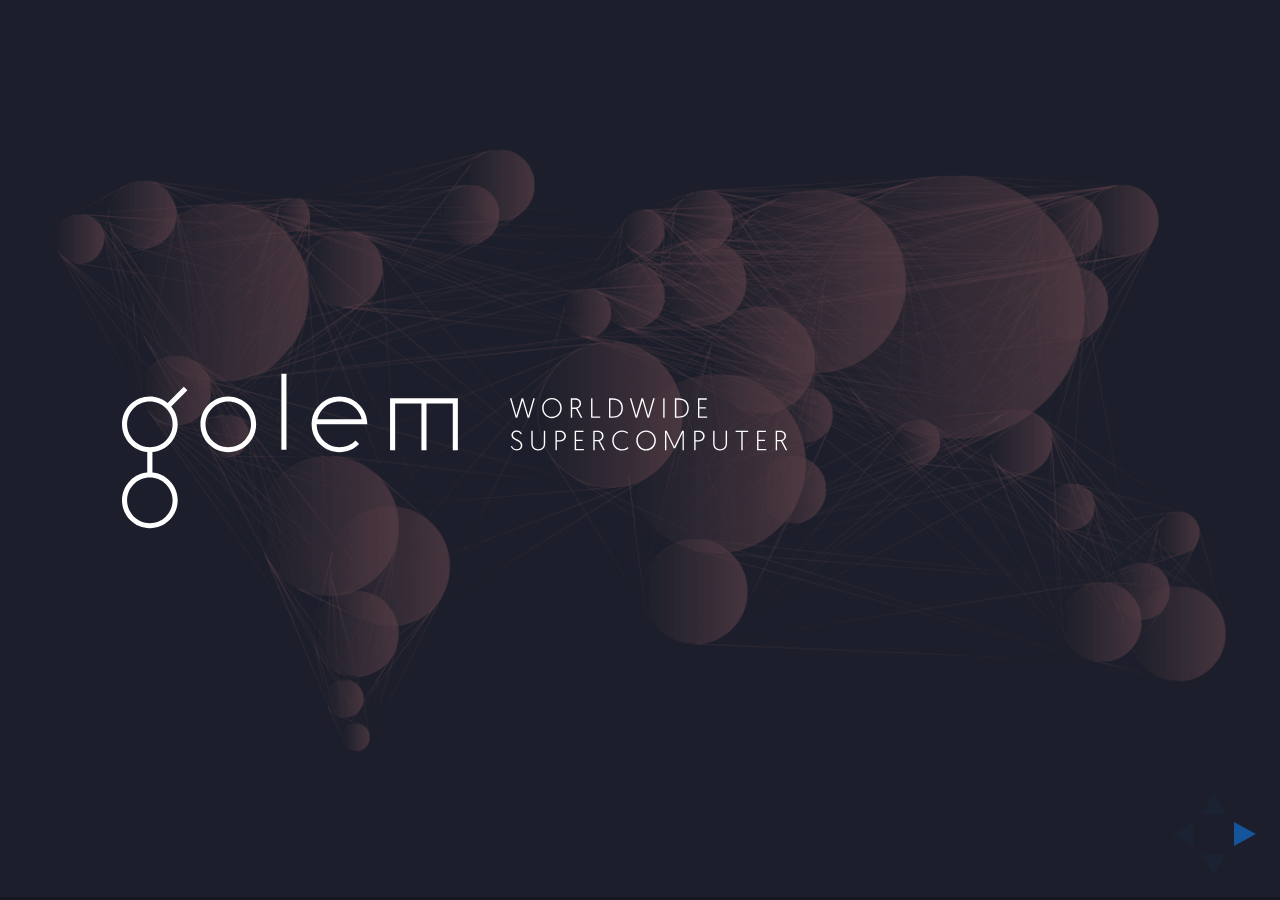
<file: slides/index.html>
<!DOCTYPE html>
	<html class="sl-root base export loaded">
	<head>
		<meta name="viewport" content="width=device-width, initial-scale=1.0, maximum-scale=1.0, user-scalable=no, minimal-ui">
		<meta charset="utf-8">
		<meta http-equiv="X-UA-Compatible" content="IE=edge,chrome=1">
		<title>The Golem Project introduction: Slides</title>
		<meta name="description" content="Slides">

		<link rel="stylesheet" type="text/css" href="lib/offline-v2.css">



		<!-- User CSS -->
		<style id="user-css-output" type="text/css">
			.reveal {
  /* Generated by Font Squirrel (http://www.fontsquirrel.com) on January 19, 2015 */

}
@font-face {
  font-family: 'geomanist_regularregular';
  src: url('geomanist-regular-webfont.eot');
}
@font-face {
  font-family: 'geomanist_regularregular';
  src: url([data-uri]) format('woff'), url('geomanist-regular-webfont.ttf') format('truetype'), url('geomanist-regular-webfont.svg#geomanist_regularregular') format('svg');
  font-weight: normal;
  font-style: normal;
}
@font-face {
  font-family: 'geomanistlight';
  src: url([data-uri]) format('woff'), url('geomanist-light-webfont.ttf') format('truetype'), url('geomanist-light-webfont.svg#geomanistlight') format('svg');
  font-weight: normal;
  font-style: normal;
}
@font-face {
  font-family: 'geomanistextralight';
  src: url([data-uri]) format('woff'), url('geomanist-extralight-webfont.ttf') format('truetype'), url('geomanist-extralight-webfont.svg#geomanistextralight') format('svg');
  font-weight: normal;
  font-style: normal;
  color: "b66e6f";
}
.reveal .slides h1,
.reveal .slides h2 {
  font-family: "geomanistlight";
  letter-spacing: 0.2em;
  font-size: 28px;
  text-transform: uppercase;
  text-align: left;
  line-height: 35px;
  padding-top: 0px;
  padding-right: 15px;
  padding-bottom: 0px;
  padding-left: 15px;
}
.reveal .slides h1 {
  color: #b66e6f;
}
.reveal .slides h2 {
  color: #ffffff;
}
.reveal .slides h3 {
  color: #757c97;
  font-family: "geomanist_regularregular";
  letter-spacing: 0.2em;
  font-size: 18px;
  text-transform: uppercase;
  text-align: left;
  line-height: 25px;
  padding-top: 0px;
  padding-right: 15px;
  padding-bottom: 0px;
  padding-left: 15px;
}
.reveal .slides p,
.reveal .slides li {
  font-family: "geomanistextralight";
  font-size: 18px;
  line-height: 25px;
  letter-spacing: 0.05em;
  color: #ffffff;
  text-align: left;
  padding-top: 0px;
  padding-right: 15px;
  padding-bottom: 0px;
  padding-left: 15px;
  margin-bottom: 10px;
}
.reveal ul,
.reveal ol,
.reveal li {
  margin-left: 15px;
  list-style-type: none;
}
.reveal ul > li:before {
  content: "—";
  /* en dash */

  position: absolute;
  color: #757c97;
  margin-left: -30px;
}
.reveal a {
  position: abso
    color: #b66f6f;
}

		</style>
	</head>
	<body class="reveal-viewport theme-font-montserrat theme-color-white-blue">
		<div class="reveal">
			<div class="slides">
				<section class="has-dark-background" data-background-color="#1c1f2b" data-background-size="contain" data-background-image="deck-2-9/1852548-001.png" data-id="3fa3ce5bcb4629a55161ae187409a63c">
<div class="sl-block" data-block-type="image" data-block-id="1a2baf9003dbf5925098bf0fab2c8e3f" style="min-width: 30px; min-height: 30px; width: 640px; height: 280px; left: 0px; top: 210px;"><div class="sl-block-content" style="z-index: 11;"><img data-natural-width="800" data-natural-height="350" style="" data-src="deck-2-9/1852486-logo1.svg"></div></div></section><section class="has-dark-background" data-background-color="#1c1f2b" data-background-image="deck-2-9/1852584-002.png" data-background-size="contain" data-id="0ca4db1a5ae152b0708bf033d73ee23e">


<div class="sl-block" data-block-type="text" style="height: auto; width: 580px; left: 80px; top: 315px;" data-block-id="ba09b99eac55a888b6b5142a3f762484">
    <div class="sl-block-content" data-placeholder-tag="p" data-placeholder-text="Text" style="z-index: 11;">
<p><span style="text-align:left">Anyone can use Golem to rent their unused computing resources. Simultaneously Golem enables every user to buy computing time from other users to complete virtually any computationally-demanding task. </span></p>

<p><span style="text-align:left">Consequently, Golem creates the first global market for idle computing power. </span></p>

<p><span style="text-align:left">Golem is a decentralized, P2P network utilizing Ethereum and smart contracts as transaction system. </span></p>
</div>
</div>
<div class="sl-block" data-block-type="text" style="height: auto; width: 400px; left: 80px; top: 175px;" data-block-id="6b9d20871e8dcb617cd7518161f458cd">
    <div class="sl-block-content" data-placeholder-tag="p" data-placeholder-text="Text" style="z-index: 12;">
<h2><strong>The shortest description</strong></h2>
</div>
</div>

<div class="sl-block" data-block-type="text" style="height: auto; width: 960px; left: 0px; top: 35px;" data-block-id="b90498bd5e9943d34971e677ee96ea5b">
    <div class="sl-block-content" data-placeholder-tag="p" data-placeholder-text="Text" style="z-index: 13;" dir="ui">
        <h1>our vision</h1>
    </div>
</div>
<div class="sl-block" data-block-type="image" style="width: 160px; height: 1px; left: 80px; top: 125px; padding-left: 15px; padding-right: 15px;" data-block-id="f3aaf32f708090688e013b0392cb6120">
    <div class="sl-block-content" style="z-index: 14;">
        <img style="" data-natural-width="130" data-natural-height="1" data-src="deck-2-9/1841255-line2.svg">
    </div>
</div></section><section class="has-dark-background" data-background-color="#1c1f2b" data-background-size="contain" data-background-image="deck-2-9/1852584-002.png" data-id="c6fe36ccf72eaf33ac83d695c6f064fc">

<div class="sl-block" data-block-type="text" style="height: auto; width: 320px; left: 80px; top: 175px;" data-block-id="88b299b662ea1bbae014cc91900f1550">
    <div class="sl-block-content fragment" data-placeholder-tag="p" data-placeholder-text="Text" style="z-index: 11;" data-fragment-index="0">
<h2><strong>Prosumer computing market</strong></h2>
</div>
</div>
<div class="sl-block" data-block-type="text" style="height: auto; width: 320px; left: 560px; top: 175px;" data-block-id="f8225f9d58db8acb191a570b0579bf35">
    <div class="sl-block-content fragment" data-placeholder-tag="p" data-placeholder-text="Text" style="z-index: 12;" data-fragment-index="1">
<h2><strong>Scalable solution</strong></h2>
</div>
</div>
<div class="sl-block" data-block-type="text" style="height: auto; width: 320px; left: 80px; top: 455px;" data-block-id="a256e75343ca761a71ba2ca7edda3178">
    <div class="sl-block-content fragment" data-placeholder-tag="p" data-placeholder-text="Text" style="z-index: 13;" data-fragment-index="2">
<h2><strong>decentralised trading platform</strong></h2>
</div>
</div>
<div class="sl-block" data-block-type="text" style="height: auto; width: 328px; left: 560px; top: 455px;" data-block-id="15bdb36d63694179380d9d5ab6e5dd26">
    <div class="sl-block-content fragment" data-placeholder-tag="p" data-placeholder-text="Text" style="z-index: 14;" data-fragment-index="3">
<h2><strong>New IaaS/PaaS solution and saas platform</strong></h2>
</div>
</div>
<div class="sl-block" data-block-type="text" style="height: auto; width: 95px; left: 225px; top: 128px;" data-block-id="1a9ec6b37f77609702f59369bcb90cc3">
    <div class="sl-block-content fragment" data-placeholder-tag="p" data-placeholder-text="Text" style="z-index: 15;" data-fragment-index="0">
        <h3>01</h3>
    </div>
</div>
<div class="sl-block" data-block-type="text" style="height: auto; width: 95px; left: 225px; top: 408px;" data-block-id="40cbf10d8392d408040fd06c4e65db2c">
    <div class="sl-block-content fragment" data-placeholder-tag="p" data-placeholder-text="Text" style="z-index: 16;" dir="ui" data-fragment-index="2">
        <h3>03</h3>
    </div>
</div>
<div class="sl-block" data-block-type="text" style="height: auto; width: 95px; left: 705px; top: 128px;" data-block-id="a74139d6dd0093ab31d9a6dff0ec888a">
    <div class="sl-block-content fragment" data-placeholder-tag="p" data-placeholder-text="Text" style="z-index: 17;" data-fragment-index="1">
        <h3>02</h3>
    </div>
</div>
<div class="sl-block" data-block-type="text" style="height: auto; width: 95px; left: 705px; top: 408px;" data-block-id="c8a634e3af398c75c3af0002ee3ec9b3">
    <div class="sl-block-content fragment" data-placeholder-tag="p" data-placeholder-text="Text" style="z-index: 18;" data-fragment-index="3">
        <h3>04</h3>
    </div>
</div>
<div class="sl-block" data-block-type="text" style="height: auto; width: 960px; left: 0px; top: 35px;" data-block-id="afca30dbc63184a53cb0db5130ad4291">
    <div class="sl-block-content" data-placeholder-tag="p" data-placeholder-text="Text" style="z-index: 19;" dir="ui">
        <h1>our vision</h1>
    </div>
</div>
<div class="sl-block" data-block-type="image" data-block-id="8f63755a62b5d082b9f102e12e54698b" style="min-width: 30px; min-height: 30px; width: 160px; height: 1px; left: 80px; top: 125px; padding-left: 15px; padding-right: 15px;">
    <div class="sl-block-content fragment" style="z-index: 20;" data-fragment-index="0">
        <img style="" data-natural-width="130" data-natural-height="1" data-src="deck-2-9/1841255-line2.svg">
    </div>
</div>
<div class="sl-block" data-block-type="image" style="min-width: 30px; min-height: 30px; width: 160px; height: 1px; left: 560px; top: 125px; padding-left: 15px; padding-right: 15px;" data-block-id="163b0acd0d4f0417e7a281786d7b1dd7">
    <div class="sl-block-content fragment" style="z-index: 21;" data-fragment-index="1">
        <img style="" data-natural-width="130" data-natural-height="1" data-src="deck-2-9/1841255-line2.svg">
    </div>
</div>
<div class="sl-block" data-block-type="image" style="min-width: 30px; min-height: 30px; width: 160px; height: 1px; left: 80px; top: 406px; padding-left: 15px; padding-right: 15px;" data-block-id="03a86866bf7b7d52f1929d67f05b2a2f">
    <div class="sl-block-content fragment" style="z-index: 22;" data-fragment-index="2">
        <img style="" data-natural-width="130" data-natural-height="1" data-src="deck-2-9/1841255-line2.svg">
    </div>
</div>
<div class="sl-block" data-block-type="image" style="min-width: 30px; min-height: 30px; width: 160px; height: 1px; left: 560px; top: 406px; padding-left: 15px; padding-right: 15px;" data-block-id="46ae10e2a4550ec0e0c3a26a433334c0">
    <div class="sl-block-content fragment" style="z-index: 23;" data-fragment-index="3">
        <img style="" data-natural-width="130" data-natural-height="1" data-src="deck-2-9/1841255-line2.svg">
    </div>
</div>
</section><section class="has-dark-background" data-background-color="#1c1f2b" data-background-size="contain" data-background-image="deck-2-9/1852584-002.png" data-id="a5137972bdd7a6a79687ec5e7ff260a8">
<div class="sl-block" data-block-type="text" data-block-id="ced6a25274de8b455ef20805572ffe70" style="height: auto; min-width: 30px; min-height: 30px; width: 480px; left: 80px; top: 316px;">
    <div class="sl-block-content" data-placeholder-tag="p" data-placeholder-text="Text" style="z-index: 10;">
        <p>Golem will create a global prosumer market for computing power based on unutilized resources of individual PCs. The idea is similar to prosumer electricity market.</p>
    </div>
</div>
<div class="sl-block" data-block-type="text" style="height: auto; width: 320px; left: 80px; top: 175px;" data-block-id="d6a6c7c75273e83c039a4137ff690bb5">
    <div class="sl-block-content" data-placeholder-tag="p" data-placeholder-text="Text" style="z-index: 11;">
<h2><strong>Prosumer computing market</strong></h2>
</div>
</div>
<div class="sl-block" data-block-type="text" style="height: auto; width: 95px; left: 225px; top: 128px;" data-block-id="6fbc18254317e1f315e3348e242809c7">
    <div class="sl-block-content" data-placeholder-tag="p" data-placeholder-text="Text" style="z-index: 12;">
        <h3>01</h3>
    </div>
</div>
<div class="sl-block" data-block-type="text" style="height: auto; width: 960px; left: 0px; top: 35px;" data-block-id="a7f0a014af942160095b27452609113d">
    <div class="sl-block-content" data-placeholder-tag="p" data-placeholder-text="Text" style="z-index: 13;" dir="ui">
<h1><strong>our vision</strong></h1>
</div>
</div>
<div class="sl-block" data-block-type="image" style="min-width: 30px; min-height: 30px; width: 160px; height: 1px; left: 80px; top: 125px; padding-left: 15px; padding-right: 15px;" data-block-id="99484b07b5cda627ff10380954690898">
    <div class="sl-block-content" style="z-index: 14;">
        <img style="" data-natural-width="130" data-natural-height="1" data-src="deck-2-9/1841255-line2.svg">
    </div>
</div></section><section class="has-dark-background" data-background-color="#1c1f2b" data-background-size="contain" data-background-image="deck-2-9/1852584-002.png" data-id="19b813ad5709e365e9d50e138f3506fd">


<div class="sl-block" data-block-type="text" style="height: auto; min-width: 30px; min-height: 30px; width: 480px; left: 80px; top: 280px;" data-block-id="14bfb025440857c2d03ff84f25594fe0">
    <div class="sl-block-content" data-placeholder-tag="p" data-placeholder-text="Text" style="z-index: 10;">
        <p>Golem will offer affordable and easily scalable solution to individual and corporate users seeking resources to conduct complex computing tasks.
        </p>
    </div>
</div>
<div class="sl-block" data-block-type="text" style="height: auto; width: 320px; left: 80px; top: 175px;" data-block-id="7bb70b74158e6af2d16709372093b824">
    <div class="sl-block-content" data-placeholder-tag="p" data-placeholder-text="Text" style="z-index: 11;">
<h2><strong>SCALABLE SOLUTION</strong></h2>
</div>
</div>
<div class="sl-block" data-block-type="text" style="height: auto; width: 95px; left: 225px; top: 128px;" data-block-id="b5cbca65e28936e57ce12b0e35810078">
    <div class="sl-block-content" data-placeholder-tag="p" data-placeholder-text="Text" style="z-index: 12;">
        <h3>02</h3>
    </div>
</div>
<div class="sl-block" data-block-type="text" style="height: auto; width: 960px; left: 0px; top: 35px;" data-block-id="e3a9570e97678b00ce90073898c003e8">
    <div class="sl-block-content" data-placeholder-tag="p" data-placeholder-text="Text" style="z-index: 13;" dir="ui">
<h1><strong>our vision</strong></h1>
</div>
</div>
<div class="sl-block" data-block-type="image" style="min-width: 30px; min-height: 30px; width: 160px; height: 1px; left: 80px; top: 125px; padding-left: 15px; padding-right: 15px;" data-block-id="b583f017f36811b7ce4992889480b62c">
    <div class="sl-block-content" style="z-index: 14;">
        <img style="" data-natural-width="130" data-natural-height="1" data-src="deck-2-9/1841255-line2.svg">
    </div>
</div></section><section class="has-dark-background" data-background-color="#1c1f2b" data-background-size="contain" data-background-image="deck-2-9/1852584-002.png" data-id="bfa73324ea299d38847a12ed20c0a6cc">


<div class="sl-block" data-block-type="text" style="height: auto; min-width: 30px; min-height: 30px; width: 480px; left: 80px; top: 316px;" data-block-id="a1ad1f95a46ecb0294e9944e2e29e3f3">
    <div class="sl-block-content" data-placeholder-tag="p" data-placeholder-text="Text" style="z-index: 10;">
<p>Golem will introduce a state-of-the-art, Ethereum based trading platform to instantaneously validate and clear transactions between all actors involved.</p>
</div>
</div>
<div class="sl-block" data-block-type="text" style="height: auto; width: 320px; left: 80px; top: 175px;" data-block-id="9da7bcdc934f07a282e13f8a842b69aa">
    <div class="sl-block-content" data-placeholder-tag="p" data-placeholder-text="Text" style="z-index: 11;">
<h2><strong>DECENTRALISED TRADING PLATFORM</strong></h2>
</div>
</div>
<div class="sl-block" data-block-type="text" style="height: auto; width: 95px; left: 225px; top: 128px;" data-block-id="f4f0a1222ca3962096a6dee0c976770d">
    <div class="sl-block-content" data-placeholder-tag="p" data-placeholder-text="Text" style="z-index: 12;">
        <h3>03</h3>
    </div>
</div>
<div class="sl-block" data-block-type="text" style="height: auto; width: 960px; left: 0px; top: 35px;" data-block-id="b9c43916516a81e9cbf002b3f2fe0f94">
    <div class="sl-block-content" data-placeholder-tag="p" data-placeholder-text="Text" style="z-index: 13;" dir="ui">
<h1><strong>our vision</strong></h1>
</div>
</div>
<div class="sl-block" data-block-type="image" style="min-width: 30px; min-height: 30px; width: 160px; height: 1px; left: 80px; top: 125px; padding-left: 15px; padding-right: 15px;" data-block-id="9fdada14834acc3841dd1df6c320d17b">
    <div class="sl-block-content" style="z-index: 14;">
        <img style="" data-natural-width="130" data-natural-height="1" data-src="deck-2-9/1841255-line2.svg">
    </div>
</div></section><section class="has-dark-background" data-background-color="#1c1f2b" data-background-size="contain" data-background-image="deck-2-9/1852584-002.png" data-id="16da9efb0127ebc427a80777a6bdb888">


<div class="sl-block" data-block-type="text" style="height: auto; min-width: 30px; min-height: 30px; width: 480px; left: 80px; top: 315px;" data-block-id="3d801616165307924d722795f4916b8e">
    <div class="sl-block-content" data-placeholder-tag="p" data-placeholder-text="Text" style="z-index: 10;">
        <p>Golem will create an alternative to traditional IaaS/PaaS solutions and will give software developers (both SaaS and DApp) powerful distribution channel to multiply the size of their existing markets.
         
        </p>
    </div>
</div>
<div class="sl-block" data-block-type="text" style="height: auto; width: 400px; left: 80px; top: 175px;" data-block-id="d481687c0ce0a4ae8a314c38286f21ff">
    <div class="sl-block-content" data-placeholder-tag="p" data-placeholder-text="Text" style="z-index: 11;">
<h2><strong>NEW IAAS/PAAS SOLUTION AND SAAS PLATFORM</strong></h2>
</div>
</div>
<div class="sl-block" data-block-type="text" style="height: auto; width: 95px; left: 225px; top: 128px;" data-block-id="d8ef8062005004ff711713de5e99da7a">
    <div class="sl-block-content" data-placeholder-tag="p" data-placeholder-text="Text" style="z-index: 12;">
        <h3>04</h3>
    </div>
</div>
<div class="sl-block" data-block-type="text" style="height: auto; width: 960px; left: 0px; top: 35px;" data-block-id="64b578079bc29e3ecfc7afc94520ee73">
    <div class="sl-block-content" data-placeholder-tag="p" data-placeholder-text="Text" style="z-index: 13;" dir="ui">
        <h1>our vision</h1>
    </div>
</div>
<div class="sl-block" data-block-type="image" style="min-width: 30px; min-height: 30px; width: 160px; height: 1px; left: 80px; top: 125px; padding-left: 15px; padding-right: 15px;" data-block-id="c7f708273efaf66773f6e90cd5df4070">
    <div class="sl-block-content" style="z-index: 15;">
        <img style="" data-natural-width="130" data-natural-height="1" data-src="deck-2-9/1841255-line2.svg">
    </div>
</div></section><section class="has-dark-background" data-background-color="#1c1f2b" data-background-size="initial" data-id="f4bb3d4808ca0588f525a3057e9a0eeb"><div class="sl-block" data-block-type="text" style="height: auto; width: 813px; left: 0px; top: 35px;" data-block-id="23d755d48e13e15bdd8cba6a8c65a888">
    <div class="sl-block-content" data-placeholder-tag="p" data-placeholder-text="Text" style="z-index: 11;">
<h1><strong>golem net in action</strong></h1>
</div>
</div>

<div class="sl-block" data-block-type="text" data-block-id="7386f1e26b4908e181c25313854ce787" style="height: auto; min-width: 30px; min-height: 30px; width: 320px; left: 80px; top: 175px;">
    <div class="sl-block-content" data-placeholder-tag="p" data-placeholder-text="Text" style="z-index: 12;" dir="ui">
        <p>
        Requesters submit tasks requiring large computing power to the Golem Net, divided into many independent subtasks

        </p>
    </div>
</div>
<div class="sl-block" data-block-type="image" style="min-width: 30px; min-height: 30px; width: 160px; height: 1px; left: 80px; top: 125px; padding-left: 15px; padding-right: 15px;" data-block-id="20a9e878ab14e4f424583c0229c88b5a">
    <div class="sl-block-content" style="z-index: 13;">
        <img style="" data-natural-width="130" data-natural-height="1" data-src="deck-2-9/1841255-line2.svg">
    </div>
</div>
<div class="sl-block" data-block-type="text" style="height: auto; width: 95px; left: 225px; top: 128px;" data-block-id="a469c45af039ea38544adf959c67d882">
    <div class="sl-block-content" data-placeholder-tag="p" data-placeholder-text="Text" style="z-index: 14;">
<h3>01</h3>
</div>
</div>
<div class="sl-block" data-block-type="text" style="height: auto; min-width: 30px; min-height: 30px; width: 320px; left: 80px; top: 385px;" data-block-id="6e3024f74e2abffedf21c6135fd2adad">
    <div class="sl-block-content fragment" data-placeholder-tag="p" data-placeholder-text="Text" style="z-index: 15;" data-fragment-index="0">
        <p>Providers perform tasks using their spare computing resources
        
        </p>
    </div>
</div>
<div class="sl-block" data-block-type="image" style="min-width: 30px; min-height: 30px; width: 160px; height: 1px; left: 80px; top: 335px; padding-left: 15px; padding-right: 15px;" data-block-id="46d7a007d0dac0e836e7237cdc7e46b5">
    <div class="sl-block-content fragment" style="z-index: 16;" data-fragment-index="0">
        <img style="" data-natural-width="130" data-natural-height="1" data-src="deck-2-9/1841255-line2.svg">
    </div>
</div>
<div class="sl-block" data-block-type="text" style="height: auto; width: 95px; left: 225px; top: 338px;" data-block-id="9dc4947378bbebd7a189ed844aa69a06">
    <div class="sl-block-content fragment" data-placeholder-tag="p" data-placeholder-text="Text" style="z-index: 17;" data-fragment-index="0">
        <h3>02</h3>
    </div>
</div>
<div class="sl-block" data-block-type="image" data-block-id="160df1eead8dcd89f79392e4b20c49cf" style="min-width: 30px; min-height: 30px; width: 400px; height: 490px; left: 480px; top: 140px;"><div class="sl-block-content" style="z-index: 18;"><img data-natural-width="400" data-natural-height="490" style="" data-src="deck-2-9/1852145-diagram5.svg"></div></div>
<div class="sl-block" data-block-type="image" data-block-id="c67778a9f8c7e1353cca782220f9dfee" style="min-width: 30px; min-height: 30px; width: 400px; height: 490px; left: 480px; top: 140px;"><div class="sl-block-content fragment" style="z-index: 19;" data-fragment-index="0"><img data-natural-width="400" data-natural-height="490" style="" data-src="deck-2-9/1852143-diagram6.svg"></div></div></section><section class="has-dark-background" data-background-color="#1c1f2b" data-background-size="initial" data-id="a4805ddd3b5d7de550dc50cd8ea5b616"><div class="sl-block" data-block-type="text" style="height: auto; width: 635px; left: 0px; top: 35px;" data-block-id="1bdc35bef2e4ea91fc393a04ef9e3694">
    <div class="sl-block-content" data-placeholder-tag="p" data-placeholder-text="Text" style="z-index: 11;">
<h1>GOLEM net in action</h1>
</div>
</div>

<div class="sl-block" data-block-type="text" style="height: auto; width: 320px; left: 80px; top: 555px;" data-block-id="675f0c2e97493319333b5c8e6e8b0fc9">
    <div class="sl-block-content" data-placeholder-tag="p" data-placeholder-text="Text" style="z-index: 12;" dir="ui">
        <p>
            <span>
                <strong>Dynamic peer-to-peer network: </strong>
                <span style="color:rgb(255, 255, 255)">no central authority, no single point of failure</span>
            </span>
        </p>
    </div>
</div>
<div class="sl-block" data-block-type="text" style="height: auto; width: 95px; left: 225px; top: 508px;" data-block-id="e3d228f00aca53b285640fb111f295eb">
    <div class="sl-block-content" data-placeholder-tag="p" data-placeholder-text="Text" style="z-index: 14;">
<h3>03</h3>
</div>
</div>
<div class="sl-block" data-block-type="text" style="height: auto; width: 320px; left: 480px; top: 555px;" data-block-id="e163da1adcc701b70bd56b918735fc13">
    <div class="sl-block-content fragment" data-placeholder-tag="p" data-placeholder-text="Text" style="z-index: 15;" data-fragment-index="0">
<p>Requesters become providers and vice-versa. New nodes may join at any moment</p>
</div>
</div>
<div class="sl-block" data-block-type="text" style="height: auto; width: 95px; left: 625px; top: 513px;" data-block-id="4d4878e8fc1f6b2fc197a95505cb3996">
    <div class="sl-block-content fragment" data-placeholder-tag="p" data-placeholder-text="Text" style="z-index: 16;" data-fragment-index="0">
<h3>04</h3>
</div>
</div>
<div class="sl-block" data-block-type="image" style="min-width: 30px; min-height: 30px; width: 160px; height: 1px; left: 80px; top: 505px; padding-left: 15px; padding-right: 15px;" data-block-id="6c43756e66f0389871dd5766b15d04ab">
    <div class="sl-block-content" style="z-index: 13;">
        <img style="" data-natural-width="130" data-natural-height="1" data-src="deck-2-9/1841255-line2.svg">
    </div>
</div>
<div class="sl-block" data-block-type="image" style="min-width: 30px; min-height: 30px; width: 160px; height: 1px; left: 480px; top: 510px; padding-left: 15px; padding-right: 15px;" data-block-id="21fded9127bd0eec1f61beba3f7f0201">
    <div class="sl-block-content fragment" style="z-index: 17;" data-fragment-index="0">
        <img style="" data-natural-width="130" data-natural-height="1" data-src="deck-2-9/1841255-line2.svg">
    </div>
</div>
<div class="sl-block" data-block-type="image" data-block-id="0fb0cbdffa9dbb898c81fbccea511544" style="min-width: 30px; min-height: 30px; width: 800px; height: 350px; left: 80px; top: 140px;"><div class="sl-block-content" style="z-index: 18;"><img data-natural-width="800" data-natural-height="350" style="" data-src="deck-2-9/1852475-diagram10.svg"></div></div>
<div class="sl-block" data-block-type="image" data-block-id="8a134b198cd60b8a605ccefc98108187" style="min-width: 30px; min-height: 30px; width: 800px; height: 350px; left: 80px; top: 140px;"><div class="sl-block-content fragment" style="z-index: 19;" data-fragment-index="0"><img data-natural-width="800" data-natural-height="350" style="" data-src="deck-2-9/1852478-diagram11.svg"></div></div></section><section class="has-dark-background" data-background-color="#1c1f2b" data-background-size="initial" data-id="25478b6089c0c99393178d4e0d819da5"><div class="sl-block" data-block-type="text" style="height: auto; width: 635px; left: 0px; top: 35px;" data-block-id="2571c9aefc78d51a32bef4918ff7b866">
    <div class="sl-block-content" data-placeholder-tag="p" data-placeholder-text="Text" style="z-index: 12;">
        <h1>golem universe</h1>
    </div>
</div>
<div class="sl-block" data-block-type="text" style="height: auto; min-width: 30px; min-height: 30px; width: 320px; left: 80px; top: 160px;" data-block-id="8f49faa0cc91974f1a918ffc64d820a6">
    <div class="sl-block-content fragment" data-placeholder-tag="p" data-placeholder-text="Text" style="z-index: 13;" dir="ui" data-fragment-index="0">
        <h2>requesters</h2>
        <p>of computing power
            
            
            
            
            
            
            <br>
(demand side of the market)
        
        
        
        
        
        
        </p>
    </div>
</div>
<div class="sl-block" data-block-type="image" style="min-width: 30px; min-height: 30px; width: 160px; height: 1px; left: 80px; top: 125px; padding-left: 15px; padding-right: 15px;" data-block-id="124e33549214579cad3bdb259e514ea8">
    <div class="sl-block-content fragment" style="z-index: 14;" data-fragment-index="0">
        <img style="" data-natural-width="130" data-natural-height="1" data-src="deck-2-9/1841255-line2.svg">
    </div>
</div>
<div class="sl-block" data-block-type="text" style="height: auto; min-width: 30px; min-height: 30px; width: 320px; left: 400px; top: 160px;" data-block-id="80f0dd14658fc8a964b86a753eb7d4e7">
    <div class="sl-block-content fragment" data-placeholder-tag="p" data-placeholder-text="Text" style="z-index: 15;" dir="ui" data-fragment-index="1">
        <h2>providers</h2>
        <p>of computing power
            
            
            
            
            
            
            <br>
(supply side of the market)
        
        
        
        
        
        
        </p>
    </div>
</div>
<div class="sl-block" data-block-type="image" style="min-width: 30px; min-height: 30px; width: 160px; height: 1px; left: 400px; top: 125px; padding-left: 15px; padding-right: 15px;" data-block-id="ced311e95d194e125edc85b8bc887cf9">
    <div class="sl-block-content fragment" style="z-index: 16;" data-fragment-index="1">
        <img style="" data-natural-width="130" data-natural-height="1" data-src="deck-2-9/1841255-line2.svg">
    </div>
</div>
<div class="sl-block" data-block-type="text" style="height: auto; min-width: 30px; min-height: 30px; width: 400px; left: 80px; top: 580px;" data-block-id="7f7ab5c02b0a78057b6d5a7cd0881328">
    <div class="sl-block-content fragment" data-placeholder-tag="p" data-placeholder-text="Text" style="z-index: 17;" dir="ui" data-fragment-index="2">
        <h2>Saas providers </h2>
    </div>
</div>
<div class="sl-block" data-block-type="image" data-block-id="b6ac4f788dd848aaeabda0358af1944b" style="min-width: 30px; min-height: 30px; width: 160px; height: 70px; left: 80px; top: 280px; padding-left: 15px; padding-right: 15px;">
    <div class="sl-block-content fragment" style="z-index: 18;" data-fragment-index="0">
        <img style="" data-natural-width="130" data-natural-height="70" data-src="deck-2-9/1849234-arrow1.svg">
    </div>
</div>
<div class="sl-block" data-block-type="image" style="min-width: 30px; min-height: 30px; width: 160px; height: 70px; left: 400px; top: 280px; padding-left: 15px; padding-right: 15px;" data-block-id="22794b5f5328b071ff9e40036608123f">
    <div class="sl-block-content fragment" style="z-index: 19;" data-fragment-index="1">
        <img style="" data-natural-width="130" data-natural-height="70" data-src="deck-2-9/1849234-arrow1.svg">
    </div>
</div>
<div class="sl-block" data-block-type="image" data-block-id="f4f1a89884827af7532958421152c06c" style="min-width: 30px; min-height: 30px; width: 160px; height: 70px; left: 80px; top: 490px;">
    <div class="sl-block-content fragment" style="z-index: 20;" data-fragment-index="2">
        <img style="" data-natural-width="130" data-natural-height="70" data-src="deck-2-9/1849255-arrow2.svg">
    </div>
</div>
<div class="sl-block" data-block-type="image" data-block-id="995252d330ca1778d0d10e31c1457ebc" style="min-width: 30px; min-height: 30px; width: 450px; height: 140px; left: 95px; top: 350px;">
    <div class="sl-block-content fragment" style="z-index: 11;" data-fragment-index="3">
        <img data-natural-width="450" data-natural-height="140" style="" data-src="deck-2-9/1849277-frame1.svg">
    </div>
</div>
<div class="sl-block" data-block-type="image" data-block-id="8172b04e4abfddca917858a44c6b5183" style="min-width: 30px; min-height: 30px; width: 200px; height: 58px; left: 218px; top: 397px;">
    <div class="sl-block-content fragment" style="z-index: 21;" data-fragment-index="3">
        <img style="" data-natural-width="200" data-natural-height="58" data-src="deck-2-9/1849330-golem_net.svg">
    </div>
</div>
<div class="sl-block" data-block-type="image" data-block-id="1fa2e4c3c0a17abd19fb93f5155b3b9d" style="min-width: 30px; min-height: 30px; width: 200px; height: 58px; left: 735px; top: 397px;">
    <div class="sl-block-content fragment" style="z-index: 22;" data-fragment-index="4">
        <img data-natural-width="200" data-natural-height="58" style="" data-src="deck-2-9/1849375-golem_app.svg">
    </div>
</div>
<div class="sl-block" data-block-type="image" data-block-id="d5cb3654340f1c9332308b149828df3b" style="min-width: 30px; min-height: 30px; width: 60px; height: 490px; left: 660px; top: 140px;">
    <div class="sl-block-content fragment" style="z-index: 23;" data-fragment-index="4">
        <img data-natural-width="60" data-natural-height="490" style="" data-src="deck-2-9/1849406-klamra.svg">
    </div>
</div></section><section class="has-dark-background" data-background-color="#1c1f2b" data-background-size="initial" data-id="cfb2656f7699ec6579ea5fbd435fc1bf"><div class="sl-block" data-block-type="text" style="height: auto; width: 635px; left: 0px; top: 35px;" data-block-id="d0808f610803892b2e2ac62dfb5d1494">
    <div class="sl-block-content" data-placeholder-tag="p" data-placeholder-text="Text" style="z-index: 11;" dir="ui">
        <h1>TECHNICAL EXCELLENCE</h1>
    </div>
</div>
<div class="sl-block" data-block-type="text" style="height: auto; min-width: 30px; min-height: 30px; width: 320px; left: 80px; top: 175px;" data-block-id="b498ac189cd5c5715b32b80932c10b74">
    <div class="sl-block-content" data-placeholder-tag="p" data-placeholder-text="Text" style="z-index: 12;" dir="ui">
        <p>The Golem Net is established by nodes running Golem App.</p>
        <p>Every node can be both a requester and a provider of computing power.</p>
        <p>Transaction system is based on smart contracts in Ethereum.</p>
    </div>
</div>
<div class="sl-block" data-block-type="image" style="min-width: 30px; min-height: 30px; width: 160px; height: 1px; left: 80px; top: 125px; padding-left: 15px; padding-right: 15px;" data-block-id="f08e192ab0218793569212cb711f3c55">
    <div class="sl-block-content" style="z-index: 13;">
        <img style="" data-natural-width="130" data-natural-height="1" data-src="deck-2-9/1841255-line2.svg">
    </div>
</div>
<div class="sl-block" data-block-type="image" data-block-id="eb2118d595495d50b4beec5183f39fd5" style="min-width: 30px; min-height: 30px; width: 97px; height: 61px; left: 480px; top: 140px;">
    <div class="sl-block-content fragment" style="z-index: 15;" data-fragment-index="0">
        <img data-natural-width="97" data-natural-height="61" style="" data-src="deck-2-9/1849551-te01.svg">
    </div>
</div>
<div class="sl-block" data-block-type="image" data-block-id="370f839cafdbbe167ca5a10b89f548bd" style="min-width: 30px; min-height: 30px; width: 400px; height: 228.429px; left: 480px; top: 148px;">
    <div class="sl-block-content fragment" style="z-index: 16;" data-fragment-index="1">
        <img data-natural-width="401" data-natural-height="229" style="" data-src="deck-2-9/1849643-te02.svg">
    </div>
</div>
<div class="sl-block" data-block-type="text" data-block-id="f27a00f0f1a1999825fbc398d3f96106" style="height: auto; min-width: 30px; min-height: 30px; width: 287px; left: 577px; top: 140px;">
    <div class="sl-block-content fragment" data-placeholder-tag="p" data-placeholder-text="Text" style="z-index: 17;" data-fragment-index="0">
        <h3>User's machine</h3>
    </div>
</div>
<div class="sl-block" data-block-type="text" style="height: auto; min-width: 30px; min-height: 30px; width: 320px; left: 80px; top: 490px;" data-block-id="e361ff3fc639e69f0d2c2c05517ada1a">
    <div class="sl-block-content fragment" data-placeholder-tag="p" data-placeholder-text="Text" style="z-index: 14;" dir="ui" data-fragment-index="2">
        <h3>virtual machine</h3>
        <ul>
            <li>Does the computing for accepted tasks;</li>
            <li>Consumes user’s machine resources up to the user-defined limits</li>
        </ul>
    </div>
</div>
<div class="sl-block" data-block-type="image" style="min-width: 30px; min-height: 30px; width: 160px; height: 1px; left: 80px; top: 450px; padding-left: 15px; padding-right: 15px;" data-block-id="c7ecccbec6a880dfaa0b837418eb665f">
    <div class="sl-block-content fragment" style="z-index: 18;" data-fragment-index="2">
        <img style="" data-natural-width="130" data-natural-height="1" data-src="deck-2-9/1841255-line2.svg">
    </div>
</div>
<div class="sl-block" data-block-type="text" style="height: auto; min-width: 30px; min-height: 30px; width: 240px; left: 400px; top: 490px;" data-block-id="aa1dc8738c80636a35e553c5f023453f">
    <div class="sl-block-content fragment" data-placeholder-tag="p" data-placeholder-text="Text" style="z-index: 19;" dir="ui" data-fragment-index="2">
        <h3>ethereum</h3>
        <p>Transaction system</p>
    </div>
</div>
<div class="sl-block" data-block-type="text" style="height: auto; min-width: 30px; min-height: 30px; width: 240px; left: 640px; top: 490px;" data-block-id="177e70e36456ecbbbca51447bd89bd30">
    <div class="sl-block-content fragment" data-placeholder-tag="p" data-placeholder-text="Text" style="z-index: 20;" dir="ui" data-fragment-index="2">
        <h3>golem net</h3>
        <p>Worldwide Supercomputer</p>
    </div>
</div>
<div class="sl-block" data-block-type="image" style="min-width: 30px; min-height: 30px; width: 160px; height: 1px; left: 400px; top: 450px; padding-left: 15px; padding-right: 15px;" data-block-id="03024a2758fd1de7519af087ac620ca4">
    <div class="sl-block-content fragment" style="z-index: 21;" data-fragment-index="2">
        <img style="" data-natural-width="130" data-natural-height="1" data-src="deck-2-9/1841255-line2.svg">
    </div>
</div>
<div class="sl-block" data-block-type="image" style="min-width: 30px; min-height: 30px; width: 160px; height: 1px; left: 640px; top: 450px; padding-left: 15px; padding-right: 15px;" data-block-id="975d320a60cc1ef42dc926d8dca3fa5c">
    <div class="sl-block-content fragment" style="z-index: 22;" data-fragment-index="2">
        <img style="" data-natural-width="130" data-natural-height="1" data-src="deck-2-9/1841255-line2.svg">
    </div>
</div>
<div class="sl-block" data-block-type="image" data-block-id="0387a2d68202a61755b8fe1d74b8744b" style="min-width: 30px; min-height: 30px; width: 572px; height: 90px; left: 154px; top: 375px;">
    <div class="sl-block-content fragment" style="z-index: 23;" data-fragment-index="2">
        <img data-natural-width="572" data-natural-height="90" style="" data-src="deck-2-9/1849737-te03.svg">
    </div>
</div></section><section class="has-dark-background" data-background-color="#1c1f2b" data-background-size="contain" data-background-image="deck-2-9/1852652-006.png" data-id="8f893ad1f6ca67d04b8df84739c4d52a"><div class="sl-block" data-block-type="text" style="height: auto; width: 635px; left: 0px; top: 35px;" data-block-id="3abad10a88da7b3b0d22008ea1ef2628">
    <div class="sl-block-content" data-placeholder-tag="p" data-placeholder-text="Text" style="z-index: 10;" dir="ui">
        <h1>use cases</h1>
    </div>
</div>
<div class="sl-block" data-block-type="text" style="height: auto; min-width: 30px; min-height: 30px; width: 800px; left: 80px; top: 175px;" data-block-id="de1c3c2320217ad036fb88a0dc596fde">
    <div class="sl-block-content" data-placeholder-tag="p" data-placeholder-text="Text" style="z-index: 11;" dir="ui">
        <h2>initial applications</h2>
    </div>
</div>
<div class="sl-block" data-block-type="image" style="min-width: 30px; min-height: 30px; width: 160px; height: 1px; left: 80px; top: 125px; padding-left: 15px; padding-right: 15px;" data-block-id="b5a977892f7d0a1b8776109e430590be">
    <div class="sl-block-content" style="z-index: 12;">
        <img style="" data-natural-width="130" data-natural-height="1" data-src="deck-2-9/1841255-line2.svg">
    </div>
</div>
<div class="sl-block" data-block-type="text" style="height: auto; min-width: 30px; min-height: 30px; width: 320px; left: 80px; top: 280px;" data-block-id="d6a685c300a24240e0c6f32983ee2bde">
    <div class="sl-block-content" data-placeholder-tag="p" data-placeholder-text="Text" style="z-index: 13;" dir="ui">
        <h3>computer graphics</h3>
    </div>
</div>
<div class="sl-block" data-block-type="text" data-block-id="74b6e1f1ff999ff0c4136541020c80e3" style="height: auto; min-width: 30px; min-height: 30px; width: 320px; left: 80px; top: 320px;" align="left">
    <div class="sl-block-content" data-placeholder-tag="p" data-placeholder-text="Text" style="z-index: 14;">
        <p>CGI rendering</p>
        <ul>
            <li>Images</li>
            <li>Animation</li>
        </ul>
        <p>CAD rendering</p>
    </div>
</div>
<div class="sl-block" data-block-type="text" style="height: auto; min-width: 30px; min-height: 30px; width: 400px; left: 480px; top: 280px;" data-block-id="13b956b50791f49497d28a4d5d8a8144">
    <div class="sl-block-content" data-placeholder-tag="p" data-placeholder-text="Text" style="z-index: 16;" dir="ui">
        <h3>scientific computation</h3>
    </div>
</div>



<div class="sl-block" data-block-type="text" style="height: auto; min-width: 30px; min-height: 30px; width: 320px; left: 480px; top: 320px;" align="left" data-block-id="ccd42a345d6fc42f5c9570b8ad151a4d">
    <div class="sl-block-content" data-placeholder-tag="p" data-placeholder-text="Text" style="z-index: 17;" dir="ui">
<p>Mathematics</p>

<ul>
	<li>Monte-Carlo methods</li>
</ul>

<p>Biology</p>

<ul>
	<li>DNA analysis</li>
</ul>

<p>Chemistry &amp; Physics</p>

<ul>
	<li>Design of next generation materials</li>
</ul>

<p> </p>
</div>
</div>
<div class="sl-block" data-block-type="text" style="height: auto; width: 95px; left: 225px; top: 128px;" data-block-id="d9b8dcd517cc51d80682a98112aae83c">
    <div class="sl-block-content" data-placeholder-tag="p" data-placeholder-text="Text" style="z-index: 18;">
<h3>01</h3>
</div>
</div></section><section class="has-dark-background" data-background-color="#1c1f2b" data-background-size="contain" data-background-image="deck-2-9/1852652-006.png" data-id="adbd55848101b25337e9b84231169171"><div class="sl-block" data-block-type="text" style="height: auto; width: 635px; left: 0px; top: 35px;" data-block-id="6a143fa6825c6c05ce3f41881637bcc5">
    <div class="sl-block-content" data-placeholder-tag="p" data-placeholder-text="Text" style="z-index: 10;" dir="ui">
        <h1>use cases</h1>
    </div>
</div>
<div class="sl-block" data-block-type="text" style="height: auto; width: 800px; left: 80px; top: 175px;" data-block-id="40834f5b21612bfa3aa7bb51b7dd45c2">
    <div class="sl-block-content" data-placeholder-tag="p" data-placeholder-text="Text" style="z-index: 11;" dir="ui">
<h2>future applications</h2>
</div>
</div>
<div class="sl-block" data-block-type="image" style="width: 160px; height: 1px; left: 80px; top: 139px; padding-left: 15px; padding-right: 15px;" data-block-id="74b33fa3bfb1a7ca49c296cbaaf1c746">
    <div class="sl-block-content" style="z-index: 13;">
        <img style="" data-natural-width="130" data-natural-height="1" data-src="deck-2-9/1841255-line2.svg">
    </div>
</div>

<div class="sl-block" data-block-type="text" style="height: auto; width: 320px; left: 80px; top: 280px;" align="left" data-block-id="e61c03973b76abad48c78ce7706032ed">
    <div class="sl-block-content" data-placeholder-tag="p" data-placeholder-text="Text" style="z-index: 14;">
<ul>
	<li>Decentralised Applications (DApps)</li>
	<li>Big data analytics</li>
	<li>Cryptocurrency mining</li>
	<li>Machine learning</li>
	<li>Optimisation</li>
</ul>
</div>
</div>




<div class="sl-block" data-block-type="text" style="height: auto; width: 95px; left: 225px; top: 128px;" data-block-id="5237d9e5628372bdd73c30578a5c0b81">
    <div class="sl-block-content fragment" data-placeholder-tag="p" data-placeholder-text="Text" style="z-index: 15;" data-fragment-index="0">
<h3>02</h3>
</div>
</div>
<div class="sl-block" data-block-type="text" style="height: auto; width: 320px; left: 480px; top: 280px;" align="left" data-block-id="8ebc5144ae6da28c6d876366478995a5">
    <div class="sl-block-content" data-placeholder-tag="p" data-placeholder-text="Text" style="z-index: 16;">
<ul>
	<li>Decentralised files storage</li>
	<li>Data science</li>
	<li>Decentralised internet</li>
	<li>Genetic algorithms</li>
	<li>Polling and voting</li>
</ul>
</div>
</div>
<div class="sl-block" data-block-type="text" style="height: auto; width: 789px; left: 112px; top: 508px;" data-block-id="25a4bad457392b39895dcdbaa0a61d5b">
    <div class="sl-block-content" data-placeholder-tag="p" data-placeholder-text="Text" style="z-index: 17;" dir="ui"><h2>- backbone of decentralised web </h2></div>
</div></section><section class="has-dark-background" data-background-color="#1c1f2b" data-background-size="contain" data-background-image="deck-2-9/1852640-005.png" data-id="248025e4ccb78e574e8fc05737193064"><div class="sl-block" data-block-type="text" style="height: auto; width: 635px; left: 0px; top: 35px;" data-block-id="c9e5535713c7aca896829a70c491589b">
    <div class="sl-block-content" data-placeholder-tag="p" data-placeholder-text="Text" style="z-index: 10;" dir="ui">
<h1>HOW DO WE EXCEL</h1>
</div>
</div>

<div class="sl-block" data-block-type="text" style="height: auto; width: 320px; left: 80px; top: 175px;" data-block-id="97601dfce0381142574f1da4e2fa41cd">
    <div class="sl-block-content fragment" data-placeholder-tag="p" data-placeholder-text="Text" style="z-index: 11;" data-fragment-index="0">
<h2>demand </h2>
</div>
</div>
<div class="sl-block" data-block-type="text" style="height: auto; width: 320px; left: 560px; top: 175px;" data-block-id="3afee6c773743cb42a7480b58398a75e">
    <div class="sl-block-content fragment" data-placeholder-tag="p" data-placeholder-text="Text" style="z-index: 12;" data-fragment-index="1">
<h2>supply </h2>
</div>
</div>
<div class="sl-block" data-block-type="text" style="height: auto; width: 320px; left: 80px; top: 455px;" data-block-id="4ea45a1370dc8777bc0ddee7ab7e0132">
    <div class="sl-block-content fragment" data-placeholder-tag="p" data-placeholder-text="Text" style="z-index: 13;" data-fragment-index="2">
<h2>demand and supply combined</h2>
</div>
</div>
<div class="sl-block" data-block-type="text" style="height: auto; width: 95px; left: 225px; top: 128px;" data-block-id="9f4dc2221a2399fb9391a0aef522f11d">
    <div class="sl-block-content fragment" data-placeholder-tag="p" data-placeholder-text="Text" style="z-index: 15;" data-fragment-index="0">
        <h3>01</h3>
    </div>
</div>
<div class="sl-block" data-block-type="text" style="height: auto; width: 95px; left: 225px; top: 408px;" data-block-id="63c31b793dc5d1f33dc9b7625f2e48a7">
    <div class="sl-block-content fragment" data-placeholder-tag="p" data-placeholder-text="Text" style="z-index: 16;" dir="ui" data-fragment-index="2">
        <h3>03</h3>
    </div>
</div>
<div class="sl-block" data-block-type="text" style="height: auto; width: 95px; left: 705px; top: 128px;" data-block-id="d52fd8f5a8e8021eb197f912e7ad0710">
    <div class="sl-block-content fragment" data-placeholder-tag="p" data-placeholder-text="Text" style="z-index: 17;" data-fragment-index="1">
        <h3>02</h3>
    </div>
</div>
<div class="sl-block" data-block-type="image" style="min-width: 30px; min-height: 30px; width: 160px; height: 1px; left: 80px; top: 125px; padding-left: 15px; padding-right: 15px;" data-block-id="5108141909c55af71abf9d1655682249">
    <div class="sl-block-content fragment" style="z-index: 19;" data-fragment-index="0">
        <img style="" data-natural-width="130" data-natural-height="1" data-src="deck-2-9/1841255-line2.svg">
    </div>
</div>
<div class="sl-block" data-block-type="image" style="min-width: 30px; min-height: 30px; width: 160px; height: 1px; left: 560px; top: 125px; padding-left: 15px; padding-right: 15px;" data-block-id="2c6d8c6b011f5ded49e520f5c77e6f3b">
    <div class="sl-block-content fragment" style="z-index: 20;" data-fragment-index="1">
        <img style="" data-natural-width="130" data-natural-height="1" data-src="deck-2-9/1841255-line2.svg">
    </div>
</div>
<div class="sl-block" data-block-type="image" style="min-width: 30px; min-height: 30px; width: 160px; height: 1px; left: 80px; top: 406px; padding-left: 15px; padding-right: 15px;" data-block-id="86e31a5f4199f8e07d51bc1afa51020d">
    <div class="sl-block-content fragment" style="z-index: 21;" data-fragment-index="2">
        <img style="" data-natural-width="130" data-natural-height="1" data-src="deck-2-9/1841255-line2.svg">
    </div>
</div></section><section class="has-dark-background" data-background-color="#1c1f2b" data-background-size="contain" data-background-image="deck-2-9/1852640-005.png" data-id="b19981ae619c53ae8991ef96db6791c9"><div class="sl-block" data-block-type="text" style="height: auto; width: 635px; left: 0px; top: 35px;" data-block-id="ac09a1feadca889ca247391f2a2f15cd">
    <div class="sl-block-content" data-placeholder-tag="p" data-placeholder-text="Text" style="z-index: 10;" dir="ui">
        <h1>HOW DO WE EXCEL</h1>
    </div>
</div>
<div class="sl-block" data-block-type="text" style="height: auto; width: 320px; left: 80px; top: 175px;" data-block-id="ca71e1df017d8c4eb4e5710ad40d4e68">
    <div class="sl-block-content" data-placeholder-tag="p" data-placeholder-text="Text" style="z-index: 11;">
<h2>demand</h2>
</div>
</div>
<div class="sl-block" data-block-type="text" style="height: auto; width: 95px; left: 225px; top: 128px;" data-block-id="08c2bab378aca94ee8e5259004a67d43">
    <div class="sl-block-content" data-placeholder-tag="p" data-placeholder-text="Text" style="z-index: 12;">
        <h3>01</h3>
    </div>
</div>
<div class="sl-block" data-block-type="image" style="min-width: 30px; min-height: 30px; width: 160px; height: 1px; left: 80px; top: 125px; padding-left: 15px; padding-right: 15px;" data-block-id="d36532041bcfd241e49bc78dbe1f0573">
    <div class="sl-block-content" style="z-index: 13;">
        <img style="" data-natural-width="130" data-natural-height="1" data-src="deck-2-9/1841255-line2.svg">
    </div>
</div>
<div class="sl-block" data-block-type="text" style="height: auto; min-width: 30px; min-height: 30px; width: 480px; left: 80px; top: 246px;" data-block-id="126f386e36dc8375fa5fdd6f4e7655c2">
    <div class="sl-block-content" data-placeholder-tag="p" data-placeholder-text="Text" style="z-index: 14;">
        <p>There are many cloud-based platforms offering on‑demand computing infrastructure... </p>
        <p> </p>
    </div>
</div>
<div class="sl-block" data-block-type="text" style="height: auto; min-width: 30px; min-height: 30px; width: 480px; left: 80px; top: 460px;" data-block-id="6b56796c85efbfbdfe93060052ee7b2f">
    <div class="sl-block-content" data-placeholder-tag="p" data-placeholder-text="Text" style="z-index: 15;">
        <p>...but with Golem using currently unutilized resources, these prices can potentially be much lower and reliance on centralized solutions can be decreased.</p>
    </div>
</div>
<div class="sl-block" data-block-type="image" data-block-id="ae12bb4b28df380419113946f06d221e" style="min-width: 30px; min-height: 30px; width: 240px; height: 30.6977px; left: 126px; top: 370px;"><div class="sl-block-content" style="z-index: 16;"><img style="" data-natural-width="344" data-natural-height="44" data-src="deck-2-9/1848523-gcp_logo.png"></div></div>
<div class="sl-block" data-block-type="image" data-block-id="7281e707c46fb623aa8156f9588671f8" style="min-width: 30px; min-height: 30px; width: 174.5px; height: 32px; left: 446px; top: 370px;"><div class="sl-block-content" style="z-index: 17;"><img data-natural-width="349" data-natural-height="64" style="" data-src="deck-2-9/1848533-azure_logo.png"></div></div>
<div class="sl-block" data-block-type="image" data-block-id="20edfad3a8504ed32b63ce46b0b7666b" style="min-width: 30px; min-height: 30px; width: 119.717px; height: 45px; left: 686px; top: 363px;"><div class="sl-block-content" style="z-index: 18;"><img style="" data-natural-width="282" data-natural-height="106" data-src="deck-2-9/1848557-amazon_logo.png"></div></div></section><section class="has-dark-background" data-background-color="#1c1f2b" data-background-size="contain" data-background-image="deck-2-9/1852640-005.png" data-id="856b4d98b3a1050efc7b14dc5711f6ac"><div class="sl-block" data-block-type="text" style="height: auto; width: 635px; left: 0px; top: 35px;" data-block-id="917bb099af3441439630e3989f8cd461">
    <div class="sl-block-content" data-placeholder-tag="p" data-placeholder-text="Text" style="z-index: 11;" dir="ui">
        <h1>HOW DO WE EXCEL</h1>
    </div>
</div>
<div class="sl-block" data-block-type="text" style="height: auto; width: 320px; left: 80px; top: 175px;" data-block-id="f3bb19c9debe75a16a2fc4f376cdc711">
    <div class="sl-block-content" data-placeholder-tag="p" data-placeholder-text="Text" style="z-index: 12;">
        <h2>supply</h2>
    </div>
</div>
<div class="sl-block" data-block-type="text" style="height: auto; width: 95px; left: 225px; top: 128px;" data-block-id="b7ac8ae63f5ae24bae534ae7f795e6ff">
    <div class="sl-block-content" data-placeholder-tag="p" data-placeholder-text="Text" style="z-index: 13;">
        <h3>02</h3>
    </div>
</div>
<div class="sl-block" data-block-type="image" style="width: 160px; height: 1px; left: 80px; top: 139px; padding-left: 15px; padding-right: 15px;" data-block-id="b854adbb098701bc21081a079da44613">
    <div class="sl-block-content" style="z-index: 14;">
        <img style="" data-natural-width="130" data-natural-height="1" data-src="deck-2-9/1841255-line2.svg">
    </div>
</div>
<div class="sl-block" data-block-type="text" style="height: auto; width: 480px; left: 80px; top: 246px;" data-block-id="36cf0d03cc474f6fbd9bde50b11f66e4">
    <div class="sl-block-content" data-placeholder-tag="p" data-placeholder-text="Text" style="z-index: 15;" dir="ui">
<p>There are some options for people interested in sharing the power of their computers...</p>
</div>
</div>
<div class="sl-block" data-block-type="text" style="height: auto; width: 480px; left: 80px; top: 460px;" data-block-id="09ae37198bdba25760f33b0a1614c32d">
    <div class="sl-block-content" data-placeholder-tag="p" data-placeholder-text="Text" style="z-index: 16;">
<p>...but Golem will make this much more user‑friendly, more profitable and truly market‑based</p>
</div>
</div>
<div class="sl-block" data-block-type="image" data-block-id="ce0e8258bb2e63b18d60a9dc57a13986" style="min-width: 30px; min-height: 30px; width: 145px; height: 30.378px; left: 125px; top: 371.622px;"><div class="sl-block-content" style="z-index: 17;"><img style="" data-natural-width="463" data-natural-height="97" data-src="deck-2-9/1848588-bitcoin_logo.png"></div></div>
<div class="sl-block" data-block-type="image" data-block-id="52c97f2d23c8176efece222fea99d3ff" style="min-width: 30px; min-height: 30px; width: 109.796px; height: 46px; left: 363px; top: 361px;"><div class="sl-block-content" style="z-index: 18;"><img style="" data-natural-width="327" data-natural-height="137" data-src="deck-2-9/1848595-boinc_logo.png"></div></div></section><section class="has-dark-background" data-background-color="#1c1f2b" data-background-size="contain" data-background-image="deck-2-9/1852640-005.png" data-id="9091ccaf4d5a450727008c7091cf2130"><div class="sl-block" data-block-type="text" style="height: auto; width: 635px; left: 0px; top: 35px;" data-block-id="fd82ec4d7feb5484a8f4c26ea541e780">
    <div class="sl-block-content" data-placeholder-tag="p" data-placeholder-text="Text" style="z-index: 10;" dir="ui">
        <h1>HOW DO WE EXCEL</h1>
    </div>
</div>
<div class="sl-block" data-block-type="text" style="height: auto; width: 320px; left: 80px; top: 175px;" data-block-id="6fa4691bcfa495b625c27f934e3c5ee0">
    <div class="sl-block-content" data-placeholder-tag="p" data-placeholder-text="Text" style="z-index: 12;">
<h2>DEMAND AND SUPPLY COMBINED</h2>
</div>
</div>
<div class="sl-block" data-block-type="text" style="height: auto; width: 95px; left: 225px; top: 128px;" data-block-id="b5d4b28989afb9f499b6a2a70b08bf2a">
    <div class="sl-block-content" data-placeholder-tag="p" data-placeholder-text="Text" style="z-index: 13;">
<h3>03</h3>
</div>
</div>
<div class="sl-block" data-block-type="image" style="width: 160px; height: 1px; left: 80px; top: 139px; padding-left: 15px; padding-right: 15px;" data-block-id="477c5fcdd0fc809387eeae6d5d9509ad">
    <div class="sl-block-content" style="z-index: 14;">
        <img style="" data-natural-width="130" data-natural-height="1" data-src="deck-2-9/1841255-line2.svg">
    </div>
</div>

<div class="sl-block" data-block-type="text" style="height: auto; min-width: 30px; min-height: 30px; width: 480px; left: 80px; top: 316px;" data-block-id="88a3832e28f062d063c043a60056e9f0">
    <div class="sl-block-content" data-placeholder-tag="p" data-placeholder-text="Text" style="z-index: 15;">
<p>Matching demand and supply side of the market Golem will make the IaaS/PaaS market grow much faster than currently predicted which will be an excellent opportunity for SaaS providers to increase the size of their business.</p>
</div>
</div></section><section class="has-dark-background" data-background-color="#1c1f2b" data-background-size="contain" data-background-image="deck-2-9/1852616-004.png" data-id="978d98ddf17ee7312fa4d52b939fec43"><div class="sl-block" data-block-type="text" style="height: auto; width: 635px; left: 0px; top: 35px;" data-block-id="2a9ae4a426b9ba1cdb81d0d1407df4fb">
    <div class="sl-block-content" data-placeholder-tag="p" data-placeholder-text="Text" style="z-index: 11;" dir="ui">
<h1>the market</h1>
</div>
</div>

<div class="sl-block" data-block-type="text" style="height: auto; width: 320px; left: 80px; top: 175px;" data-block-id="c900e147c38166b253c91b39ab391d75">
    <div class="sl-block-content" data-placeholder-tag="p" data-placeholder-text="Text" style="z-index: 12;">
<h2>demand </h2>
</div>
</div>
<div class="sl-block" data-block-type="image" style="min-width: 30px; min-height: 30px; width: 160px; height: 1px; left: 80px; top: 125px; padding-left: 15px; padding-right: 15px;" data-block-id="ee90fc7d26430b9e89fa9be38e0472de">
    <div class="sl-block-content" style="z-index: 13;">
        <img style="" data-natural-width="130" data-natural-height="1" data-src="deck-2-9/1841255-line2.svg">
    </div>
</div>
<div class="sl-block" data-block-type="text" style="height: auto; min-width: 30px; min-height: 30px; width: 320px; left: 80px; top: 245px;" data-block-id="13d3ce81ba81a69ae9561e0daeb3dd95">
    <div class="sl-block-content" data-placeholder-tag="p" data-placeholder-text="Text" style="z-index: 14;" dir="ui">
<p>Rapid expected growth of the global PaaS/IaaS market.</p>
</div>
</div>
<div class="sl-block" data-block-type="image" data-block-id="6702d1e4e43e5e25b7b617e7f3d838f9" style="min-width: 30px; min-height: 30px; width: 400px; height: 490px; left: 480px; top: 140px;"><div class="sl-block-content" style="z-index: 15;"><img style="" data-natural-width="400" data-natural-height="490" data-src="deck-2-9/1852016-graph1.svg"></div></div></section><section class="has-dark-background" data-background-color="#1c1f2b" data-background-size="contain" data-background-image="deck-2-9/1852616-004.png" data-id="db73aeccce8f54fe06a3ff083fc3a38c"><div class="sl-block" data-block-type="text" style="height: auto; width: 635px; left: 0px; top: 35px;" data-block-id="c1bf8ce9532a3d5d5169385f024232bd">
    <div class="sl-block-content" data-placeholder-tag="p" data-placeholder-text="Text" style="z-index: 11;" dir="ui">
        <h1>the market</h1>
    </div>
</div>
<div class="sl-block" data-block-type="text" style="height: auto; width: 320px; left: 80px; top: 175px;" data-block-id="e660383189f1e139a396108506a24016">
    <div class="sl-block-content" data-placeholder-tag="p" data-placeholder-text="Text" style="z-index: 12;">
        <h2>supply</h2>
    </div>
</div>
<div class="sl-block" data-block-type="image" style="width: 160px; height: 1px; left: 80px; top: 139px; padding-left: 15px; padding-right: 15px;" data-block-id="a49bb106db41fbe6886bf90d36ea5e27">
    <div class="sl-block-content" style="z-index: 13;">
        <img style="" data-natural-width="130" data-natural-height="1" data-src="deck-2-9/1841255-line2.svg">
    </div>
</div>
<div class="sl-block" data-block-type="text" style="height: auto; width: 320px; left: 80px; top: 245px;" data-block-id="bd1ae173b9aba74a79e16c425c178214">
    <div class="sl-block-content" data-placeholder-tag="p" data-placeholder-text="Text" style="z-index: 14;" dir="ui">
<p><span><span style="color:rgb(255, 255, 255)">Over</span></span> new</p>

<h1>400 million</h1>

<p>PCs were sold in 2014, with at least</p>

<h1>20%  </h1>

<p>being powerful workstations potentially suitable to join the network and offer idle resources on the market created by Golem. </p>

<p>Golem can be also used by data-centers administrators and other corporate users to offer to the market underutilized resources.  </p>

<p> </p>
</div>
</div>
<div class="sl-block" data-block-type="text" data-block-id="0ce10fa9897d8b67181bbd91d5f6a300" style="height: auto; min-width: 30px; min-height: 30px; width: 320px; left: 480px; top: 245px;"><div class="sl-block-content" data-placeholder-tag="p" data-placeholder-text="Text" style="z-index: 15;">
<p><span><span>Currently PaaS/IaaS market is </span>dominated by huge vendors <span>such as Amazon Web Services or Google Cloud Services, who </span>take advantage of their oligopolistic position<span>. </span></span></p>

<p><span><span>Golem is very likely to </span>bring prices of computing resources down<span>, since the global market will </span>utilize existing idle infrastructure at an extremely low marginal cost<span>. </span></span></p>
</div></div></section><section class="has-dark-background" data-background-color="#1c1f2b" data-background-size="contain" data-background-image="deck-2-9/1852640-005.png" data-id="ba3118f04e5b8b14ad294dfda7e85ac8"><div class="sl-block" data-block-type="text" style="height: auto; width: 635px; left: 0px; top: 35px;" data-block-id="b8effa291bfe77af6076809b63be1cfa">
    <div class="sl-block-content" data-placeholder-tag="p" data-placeholder-text="Text" style="z-index: 11;" dir="ui">
<h1>OUR BUSINESS MODEL</h1>
</div>
</div>

<div class="sl-block" data-block-type="image" style="width: 160px; height: 1px; left: 80px; top: 140px; padding-left: 15px; padding-right: 15px;" data-block-id="8ac4bdf378b05866966ade6c6e652748">
    <div class="sl-block-content fragment" style="z-index: 12;" data-fragment-index="0">
        <img style="" data-natural-width="130" data-natural-height="1" data-src="deck-2-9/1841255-line2.svg">
    </div>
</div>
<div class="sl-block" data-block-type="text" data-block-id="493f54b9dd01fe99b2c3f6c6cd5b2703" style="height: auto; min-width: 30px; min-height: 30px; width: 400px; left: 80px; top: 176px;"><div class="sl-block-content" data-placeholder-tag="p" data-placeholder-text="Text" style="z-index: 13;">
<ul>
	<li class="fragment" data-fragment-index="1">Users providing computing resources to the network will have the incentive to join thanks to the remuneration;</li>
	<li class="fragment" data-fragment-index="2">Users that request computing power for their tasks will opt to use Golem thanks to the lower prices, scalability and prosumer’s market of computing power;</li>
	<li class="fragment" data-fragment-index="3">SaaS solutions will use Golem as another distribution channel;</li>
	<li class="fragment" data-fragment-index="4">Business case is based on a fee (paid to the equity tokens holders) from every transaction in Golem Network.</li>
</ul>
</div></div></section><section class="has-dark-background" data-background-color="#1c1f2b" data-background-size="initial" data-background-image="deck-2-9/1852640-005.png" data-id="a215e7e33b006a9b9dd4d0601e4e0379"><div class="sl-block" data-block-type="text" style="height: auto; width: 635px; left: 0px; top: 35px;" data-block-id="6ed22ed8bc005bf5bee92ee285399346">
    <div class="sl-block-content" data-placeholder-tag="p" data-placeholder-text="Text" style="z-index: 10;" dir="ui">
<h1>OUR BUSINESS MODEL</h1>
</div>
</div>

<div class="sl-block" data-block-type="image" style="min-width: 30px; min-height: 30px; width: 800px; height: 481.707px; left: 80px; top: 140px;" data-block-id="9db51bb033965be351da3069e0a7766f"><div class="sl-block-content" style="z-index: 12;"><img style="" data-natural-width="656" data-natural-height="395" data-src="deck-2-9/1852073-diagram2.svg"></div></div></section><section class="has-dark-background" data-background-color="#1c1f2b" data-background-size="initial" data-id="484676fde9914725618bf21cc9812c44"><div class="sl-block" data-block-type="text" style="height: auto; width: 635px; left: 0px; top: 35px;" data-block-id="3f006406f95a41e5c74f41b029256141">
    <div class="sl-block-content" data-placeholder-tag="p" data-placeholder-text="Text" style="z-index: 11;" dir="ui">
<h1>OUR BUSINESS MODEL</h1>
</div>
</div>

<div class="sl-block" data-block-type="image" style="width: 160px; height: 1px; left: 80px; top: 140px; padding-left: 15px; padding-right: 15px;" data-block-id="da6455e70f2a1865c1914882dc489580">
    <div class="sl-block-content" style="z-index: 12;">
        <img style="" data-natural-width="130" data-natural-height="1" data-src="deck-2-9/1841255-line2.svg">
    </div>
</div>
<div class="sl-block" data-block-type="text" style="height: auto; width: 320px; left: 80px; top: 176px;" data-block-id="96946e9cb92a139b38aa55c877f55251"><div class="sl-block-content" data-placeholder-tag="p" data-placeholder-text="Text" style="z-index: 13;">
<ul>
	<li class="visible"><span><span style="color:rgb(255, 255, 255)">Market projections for breakthrough technologies are difficult (if possible) but fee-based business model is viable with as little as 50-100 thousand active users;</span></span></li>
	<li class="fragment" data-fragment-index="0"><span><span style="color:rgb(255, 255, 255)">The success will depend on the demand from users requesting computing power and that will relate to the functionality provided by us;</span></span></li>
	<li class="fragment" data-fragment-index="1"><span><span style="color:rgb(255, 255, 255)">SaaS should play important role in a business model as rates (and thus fees) tend to be higher for use of software than for use of hardware.</span></span></li>
</ul>
</div></div>
<div class="sl-block" data-block-type="image" data-block-id="f6b7ec9ac6dcb781600b96b3b31336e0" style="min-width: 30px; min-height: 30px; width: 399.184px; height: 489px; left: 480px; top: 141px;"><div class="sl-block-content" style="z-index: 14;"><img data-natural-width="400" data-natural-height="490" style="" data-src="deck-2-9/1852211-graph2.svg"></div></div></section><section class="has-dark-background" data-background-color="#1c1f2b" data-background-size="contain" data-background-image="deck-2-9/1852671-007.png" data-id="307602b7db0f850a41b121cd8c944f86">




<div class="sl-block" data-block-type="text" style="height: auto; width: 635px; left: 0px; top: 35px;" data-block-id="3777ad0fa323a8ad0259b167dc1349ee">
    <div class="sl-block-content" data-placeholder-tag="p" data-placeholder-text="Text" style="z-index: 10;" dir="ui">
<h1>PROSUMER’S MARKET</h1>
</div>
</div>
<div class="sl-block" data-block-type="text" style="height: auto; width: 560px; left: 160px; top: 173px;" data-block-id="edbbecccbc17f31025d15e7c6aa3e7d8">
    <div class="sl-block-content" data-placeholder-tag="p" data-placeholder-text="Text" style="z-index: 12;" dir="ui">
<p class="visible">A prosumer is a person who consumes and produces media. It is derived from "prosumption", a dot-com era business term meaning "production by consumers".</p>

<h3 class="visible">— wikipedia</h3>
</div>
</div>
<div class="sl-block" data-block-type="image" style="width: 160px; height: 1px; left: 80px; top: 140px; padding-left: 15px; padding-right: 15px;" data-block-id="8ea6bb08c130caf8c4b88caa637050df">
    <div class="sl-block-content" style="z-index: 13;">
        <img style="" data-natural-width="130" data-natural-height="1" data-src="deck-2-9/1841255-line2.svg">
    </div>
</div>
<div class="sl-block" data-block-type="image" data-block-id="a77e246c61a18e4d0f35406d77e94d3c" style="min-width: 30px; min-height: 30px; width: 35.7143px; height: 30px; left: 95px; top: 173px;"><div class="sl-block-content" style="z-index: 14;"><img style="" data-natural-width="50" data-natural-height="42" data-src="deck-2-9/1848238-quote.svg"></div></div>
<div class="sl-block" data-block-type="text" style="height: auto; width: 640px; left: 80px; top: 350px;" data-block-id="aab55882d6f74dc9e2f3cdd10147d0d6">
    <div class="sl-block-content" data-placeholder-tag="p" data-placeholder-text="Text" style="z-index: 15;" dir="ui">
<ul>
	<li class="fragment" data-fragment-index="0">Golem Network functionality will be particularly advantageous for users who possess excessive computing power but at times need much more compute (eg. freelance CG artist, computer lab at university);</li>
	<li class="fragment" data-fragment-index="1">Thanks to Golem, such a user can „stockpile compute” (that is remuneration for contribution to the network) and use it to pay when in need of additional power.</li>
</ul>
</div>
</div></section><section class="has-dark-background" data-background-color="#1c1f2b" data-background-size="contain" data-background-image="deck-2-9/1852678-008.png" data-id="12ed1e556f39bf8c078edb8d625ee827">






<div class="sl-block" data-block-type="image" style="width: 160px; height: 1px; left: 80px; top: 105px; padding-left: 15px; padding-right: 15px;" data-block-id="840385a73bee531bba1ad91359282e25">
    <div class="sl-block-content fragment" style="z-index: 10;" data-fragment-index="0">
        <img style="" data-natural-width="130" data-natural-height="1" data-src="deck-2-9/1841255-line2.svg">
    </div>
</div>
<div class="sl-block" data-block-type="text" style="height: auto; width: 800px; left: 80px; top: 138px;" data-block-id="fb23fb456350b49c1891acb7663fffda">
    <div class="sl-block-content" data-placeholder-tag="p" data-placeholder-text="Text" style="z-index: 11;" dir="ui">
<ul>
	<li class="fragment" data-fragment-index="5">We expect that one of the most important advantages of Golem Network for task providers will be computing low prices;</li>
	<li class="fragment" data-fragment-index="6"><span><span style="color:rgb(255, 255, 255)">We will have no impact on the price level - the price will be set on the market in every transaction and will depend on the bid and ask price for the given transaction;</span></span></li>
	<li class="fragment" data-fragment-index="7">the prices are expected to be low because the market will be very close to textbook perfect competition concept:</li>
</ul>
</div>
</div>
<div class="sl-block" data-block-type="text" style="height: auto; width: 954px; left: 0px; top: 35px;" data-block-id="b05df26a4cd53dc1a0f82a0b7f3343af">
    <div class="sl-block-content" data-placeholder-tag="p" data-placeholder-text="Text" style="z-index: 13;" dir="ui">
<h1>the prices withiN golem network</h1>
</div>
</div>
<div class="sl-block" data-block-type="text" style="height: auto; width: 720px; left: 160px; top: 333px;" data-block-id="fd4c370b6bd79d412bcaf03659676acf">
    <div class="sl-block-content" data-placeholder-tag="p" data-placeholder-text="Text" style="z-index: 16;" dir="ui">
<ul>
	<li class="fragment" data-fragment-index="1">the product (compute) is homogenous,</li>
	<li class="fragment" data-fragment-index="2">the information for both requester and provider is complete, </li>
	<li class="fragment" data-fragment-index="3">all requestors and providers have very small market share and have negligible impact on overall prices,</li>
	<li class="fragment" data-fragment-index="4">barriers to entry and exit are very low</li>
</ul>
</div>
</div>
<div class="sl-block" data-block-type="text" style="height: auto; width: 800px; left: 80px; top: 525px;" data-block-id="092517f4878c74b5f8f43c5ea4ab1b65">
    <div class="sl-block-content" data-placeholder-tag="p" data-placeholder-text="Text" style="z-index: 17;" dir="ui">
<ul>
	<li class="fragment" data-fragment-index="8">And on the market with perfect competition the prices are as low as they can be to have producers (providers) still on the market;</li>
	<li class="fragment" data-fragment-index="9">Which means that Golem Network will create situation very different to the todays internet infrastructure - with a few large providers and a market close to the monopolistic competition. </li>
</ul>
</div>
</div></section><section class="has-dark-background" data-background-color="#1c1f2b" data-background-size="contain" data-background-image="deck-2-9/1852509-002.png" data-id="324864754fb18d393c7c5e36b06887a4">

<div class="sl-block" data-block-type="text" style="height: auto; width: 635px; left: 0px; top: 35px;" data-block-id="d5627d3948fc78fc69225103874c1376">
    <div class="sl-block-content" data-placeholder-tag="p" data-placeholder-text="Text" style="z-index: 10;" dir="ui">
<h1><strong>WHAT IS THE CHALLENGE?</strong></h1>
</div>
</div>
<div class="sl-block" data-block-type="text" style="height: auto; width: 320px; left: 80px; top: 175px;" data-block-id="80957774055062550a47418c3bb82800">
    <div class="sl-block-content fragment" data-placeholder-tag="p" data-placeholder-text="Text" style="z-index: 11;" data-fragment-index="0">
<p><span><span style="color:rgb(255, 255, 255)">We need to </span><strong>design a decentralized trading platform</strong><span style="color:rgb(255, 255, 255)"> to </span><strong>effectively support a huge number of micro transactions</strong><span style="color:rgb(255, 255, 255)">.</span></span></p>
</div>
</div>
<div class="sl-block" data-block-type="text" style="height: auto; width: 320px; left: 560px; top: 175px;" data-block-id="88035d7153b848b81f2fdb4e2c324f40">
    <div class="sl-block-content fragment" data-placeholder-tag="p" data-placeholder-text="Text" style="z-index: 12;" data-fragment-index="1">
<p><span><span style="color:rgb(255, 255, 255)">It is essential to </span><strong>develop a reputation system (ranking protocol)</strong><span style="color:rgb(255, 255, 255)"> to </span><strong>supervise performance and monitor credibility of every node connected to the network</strong><span style="color:rgb(255, 255, 255)">.</span></span></p>
</div>
</div>
<div class="sl-block" data-block-type="text" style="height: auto; width: 320px; left: 80px; top: 455px;" data-block-id="99501db2685cba380f229ca409b700df">
    <div class="sl-block-content fragment" data-placeholder-tag="p" data-placeholder-text="Text" style="z-index: 13;" data-fragment-index="2">
<p><span><strong>We have to redesign and optimize existing P2P protocols</strong><span style="color:rgb(255, 255, 255)"> to </span><strong>achieve high scalability.</strong></span></p>
</div>
</div>
<div class="sl-block" data-block-type="text" style="height: auto; width: 95px; left: 225px; top: 128px;" data-block-id="e4da2f7c0b582c17564e3608a495f855">
    <div class="sl-block-content fragment" data-placeholder-tag="p" data-placeholder-text="Text" style="z-index: 15;" data-fragment-index="0">
        <h3>01</h3>
    </div>
</div>
<div class="sl-block" data-block-type="text" style="height: auto; width: 95px; left: 225px; top: 408px;" data-block-id="2c70c0324c2cae5ecee09306c9bcd49a">
    <div class="sl-block-content fragment" data-placeholder-tag="p" data-placeholder-text="Text" style="z-index: 16;" dir="ui" data-fragment-index="2">
        <h3>03</h3>
    </div>
</div>
<div class="sl-block" data-block-type="text" style="height: auto; width: 95px; left: 705px; top: 128px;" data-block-id="9a5145f893e4d5aedb620523a854e028">
    <div class="sl-block-content fragment" data-placeholder-tag="p" data-placeholder-text="Text" style="z-index: 18;" data-fragment-index="1">
        <h3>02</h3>
    </div>
</div>
<div class="sl-block" data-block-type="image" style="min-width: 30px; min-height: 30px; width: 160px; height: 1px; left: 80px; top: 125px; padding-left: 15px; padding-right: 15px;" data-block-id="3d688e2574a4923cb7f4d7a93c3baa6e">
    <div class="sl-block-content fragment" style="z-index: 19;" data-fragment-index="0">
        <img style="" data-natural-width="130" data-natural-height="1" data-src="deck-2-9/1841255-line2.svg">
    </div>
</div>
<div class="sl-block" data-block-type="image" style="min-width: 30px; min-height: 30px; width: 160px; height: 1px; left: 560px; top: 125px; padding-left: 15px; padding-right: 15px;" data-block-id="d62c2f8b8f88e8bf4261edeabbe1fa47">
    <div class="sl-block-content fragment" style="z-index: 20;" data-fragment-index="1">
        <img style="" data-natural-width="130" data-natural-height="1" data-src="deck-2-9/1841255-line2.svg">
    </div>
</div>
<div class="sl-block" data-block-type="image" style="min-width: 30px; min-height: 30px; width: 160px; height: 1px; left: 80px; top: 406px; padding-left: 15px; padding-right: 15px;" data-block-id="1dd121c25be323e29a3f46049bb63919">
    <div class="sl-block-content fragment" style="z-index: 21;" data-fragment-index="2">
        <img style="" data-natural-width="130" data-natural-height="1" data-src="deck-2-9/1841255-line2.svg">
    </div>
</div>
<div class="sl-block" data-block-type="text" style="height: auto; width: 320px; left: 560px; top: 455px;" data-block-id="0e96a27e527a17f8ba1a5d70215190ee">
    <div class="sl-block-content fragment" data-placeholder-tag="p" data-placeholder-text="Text" style="z-index: 14;" data-fragment-index="3">
<p>Golem will require a mechanism to define and translate computing environments to effectively distribute computing task over a P2P network.</p>
</div>
</div>
<div class="sl-block" data-block-type="text" style="height: auto; width: 95px; left: 705px; top: 408px;" data-block-id="c9060086de7e1823892e955280b3994d">
    <div class="sl-block-content fragment" data-placeholder-tag="p" data-placeholder-text="Text" style="z-index: 17;" dir="ui" data-fragment-index="3">
<h3>04</h3>
</div>
</div>
<div class="sl-block" data-block-type="image" style="min-width: 30px; min-height: 30px; width: 160px; height: 1px; left: 560px; top: 406px; padding-left: 15px; padding-right: 15px;" data-block-id="769db90652c40066a5235be394aeb8f2">
    <div class="sl-block-content fragment" style="z-index: 23;" data-fragment-index="3">
        <img style="" data-natural-width="130" data-natural-height="1" data-src="deck-2-9/1841255-line2.svg">
    </div>
</div></section><section class="has-dark-background" data-background-color="#1c1f2b" data-background-size="contain" data-background-image="deck-2-9/1852671-007.png" data-id="d93f14363389564a7f669248dc36c97a">

<div class="sl-block" data-block-type="text" style="height: auto; width: 635px; left: 0px; top: 35px;" data-block-id="49e6deb4c519b9c4b9b3f1aae0e2e0c6">
    <div class="sl-block-content" data-placeholder-tag="p" data-placeholder-text="Text" style="z-index: 10;" dir="ui">
<h1><strong>ONE-TO-MANY MICROPAYMENTS</strong></h1>
</div>
</div>
<div class="sl-block" data-block-type="image" style="min-width: 30px; min-height: 30px; width: 160px; height: 1px; left: 80px; top: 125px; padding-left: 15px; padding-right: 15px;" data-block-id="db13a55ee76a71a36bc0b303ba3c48e5">
    <div class="sl-block-content" style="z-index: 11;">
        <img style="" data-natural-width="130" data-natural-height="1" data-src="deck-2-9/1841255-line2.svg">
    </div>
</div>
<div class="sl-block" data-block-type="text" style="height: auto; width: 320px; left: 80px; top: 175px;" data-block-id="61b35e589de59be9f07a49301a8314bb">
    <div class="sl-block-content" data-placeholder-tag="p" data-placeholder-text="Text" style="z-index: 13;">
<p><span><span>Requirements for one-to-many micropayments in the Golem setting:</span></span></p>
</div>
</div>
<div class="sl-block" data-block-type="image" style="min-width: 30px; min-height: 30px; width: 160px; height: 1px; left: 560px; top: 125px; padding-left: 15px; padding-right: 15px;" data-block-id="b20cb9d0cc330719f9cf3da9142330a0">
    <div class="sl-block-content fragment" style="z-index: 12;" data-fragment-index="3">
        <img style="" data-natural-width="130" data-natural-height="1" data-src="deck-2-9/1841255-line2.svg">
    </div>
</div>
<div class="sl-block" data-block-type="text" style="height: auto; width: 320px; left: 560px; top: 175px;" data-block-id="07765df94820408b7b4bc5a0dcdc8789">
    <div class="sl-block-content fragment" data-placeholder-tag="p" data-placeholder-text="Text" style="z-index: 14;" data-fragment-index="3">
<p>Processing each payment as an individual transaction is not viable:</p>
</div>
</div>
<div class="sl-block" data-block-type="text" style="height: auto; width: 320px; left: 80px; top: 280px;" data-block-id="f348522fe83a509648dc34ad77e6010c">
    <div class="sl-block-content" data-placeholder-tag="p" data-placeholder-text="Text" style="z-index: 15;">
<ul>
	<li class="fragment" data-fragment-index="0">A payer transfers small sums to a potentially large number of recipients;</li>
	<li class="fragment" data-fragment-index="1">A payer may not interact with the same recipient again;</li>
	<li class="fragment" data-fragment-index="2">Payments are not processed by any central entity/third party.</li>
</ul>
</div>
</div>
<div class="sl-block" data-block-type="text" style="height: auto; width: 320px; left: 560px; top: 280px;" data-block-id="c8693aabe7a5264c1511a8c269adc5de">
    <div class="sl-block-content" data-placeholder-tag="p" data-placeholder-text="Text" style="z-index: 17;">
<ul>
	<li class="fragment" data-fragment-index="4">If task worth $8 was conducted by 400 nodes, then the payer would have to transfer $0,02 to 400 different users;</li>
	<li class="fragment" data-fragment-index="5">For all existing transaction systems but Ethereum transaction costs would be comparable or higher than the total transaction value, additionally blockchain could potentially experience capacity issues.</li>
</ul>
</div>
</div></section><section class="has-dark-background" data-background-color="#1c1f2b" data-background-size="contain" data-background-image="deck-2-9/1852671-007.png" data-id="6e6b7000d82016c1aa3d224c19d81c8c">

<div class="sl-block" data-block-type="text" style="height: auto; width: 635px; left: 0px; top: 35px;" data-block-id="7e0156b46f14ef461510a90a07f92408">
    <div class="sl-block-content" data-placeholder-tag="p" data-placeholder-text="Text" style="z-index: 10;" dir="ui">
        <h1>P2P PROTOCOLS</h1>
    </div>
</div>
<div class="sl-block" data-block-type="text" style="height: auto; width: 640px; left: 81px; top: 175px;" data-block-id="f88a2b3466ca8f75c2d44a5edf6295e7">
    <div class="sl-block-content" data-placeholder-tag="p" data-placeholder-text="Text" style="z-index: 11;" dir="ui">
<ul>
	<li class="fragment" data-fragment-index="0">P2P protocols are well known but adjusted to solutions slightly different from ours;</li>
	<li class="fragment" data-fragment-index="1">Direct connections between nodes that live behind NAT and firewall will be required – we use wide variety of network techniques like UPnP, reverse connections, nat-punching or using other nodes as middlemen;</li>
	<li class="fragment" data-fragment-index="2">We have to find a good balance between random network topology that is robust to eclipse and sybil attacks and topology that prefers fast connections and geographically close nodes.<br>
	</li>
</ul>
</div>
</div>
<div class="sl-block" data-block-type="image" style="min-width: 30px; min-height: 30px; width: 160px; height: 1px; left: 80px; top: 125px; padding-left: 15px; padding-right: 15px;" data-block-id="20ffab669b955557ac0764ec23468cb3">
    <div class="sl-block-content fragment" style="z-index: 13;" data-fragment-index="0">
        <img style="" data-natural-width="130" data-natural-height="1" data-src="deck-2-9/1841255-line2.svg">
    </div>
</div>

</section><section class="has-dark-background" data-background-color="#1c1f2b" data-background-size="contain" data-background-image="deck-2-9/1852671-007.png" data-id="ff292e069137942724d57b7d050cb93d">




<div class="sl-block" data-block-type="text" style="height: auto; width: 635px; left: 0px; top: 35px;" data-block-id="c957c642f60957df8534d7e13f45a7b7">
    <div class="sl-block-content" data-placeholder-tag="p" data-placeholder-text="Text" style="z-index: 10;" dir="ui">
<h1>COMPUTING ENVIRONMENTS</h1>
</div>
</div>
<div class="sl-block" data-block-type="text" style="height: auto; width: 640px; left: 80px; top: 175px;" data-block-id="9f31d2b803df2518b809b1125bc01dc0">
    <div class="sl-block-content" data-placeholder-tag="p" data-placeholder-text="Text" style="z-index: 11;" dir="ui">
<ul>
	<li class="fragment" data-fragment-index="0"><span><span style="color:rgb(255, 255, 255)">In order to deliver certain type of calculations a properly configured computing environment is needed;</span></span></li>
	<li class="fragment" data-fragment-index="1">A computing environment will describe:</li>
</ul>
</div>
</div>
<div class="sl-block" data-block-type="image" style="min-width: 30px; min-height: 30px; width: 160px; height: 1px; left: 80px; top: 125px; padding-left: 15px; padding-right: 15px;" data-block-id="13fd1e4b4435e6d245837ddd4c9053e9">
    <div class="sl-block-content fragment" style="z-index: 13;" data-fragment-index="0">
        <img style="" data-natural-width="130" data-natural-height="1" data-src="deck-2-9/1841255-line2.svg">
    </div>
</div>
<div class="sl-block" data-block-type="text" style="height: auto; width: 411px; left: 160px; top: 280px;" data-block-id="89098bfda27d967cf323384abf83b553">
    <div class="sl-block-content" data-placeholder-tag="p" data-placeholder-text="Text" style="z-index: 14;" dir="ui">
<ul>
	<li class="fragment" data-fragment-index="2">suitable version of the operating system;</li>
	<li class="fragment" data-fragment-index="3">installed programs;</li>
	<li class="fragment" data-fragment-index="4">suitable versions of applications;</li>
	<li class="fragment" data-fragment-index="5">suitable environment variables;</li>
</ul>
</div>
</div>
<div class="sl-block" data-block-type="text" style="height: auto; width: 640px; left: 80px; top: 440px;" data-block-id="a058a33544c86ba796024342fc48516b">
    <div class="sl-block-content fragment" data-placeholder-tag="p" data-placeholder-text="Text" style="z-index: 15;" dir="ui" data-fragment-index="6">
<ul>
	<li>Users will create new types of tasks requiring new, unique environments;</li>
	<li><span><span style="color:rgb(255, 255, 255)">Mechanism for defining, describing and recreating such environments will be required.</span></span></li>
</ul>
</div>
</div></section><section class="has-dark-background" data-background-color="#1c1f2b" data-background-size="contain" data-background-image="deck-2-9/1852596-003.png" data-id="86114ae62239dc15621894661498535c">






<div class="sl-block" data-block-type="image" style="width: 160px; height: 1px; left: 80px; top: 140px; padding-left: 15px; padding-right: 15px;" data-block-id="a9ac4cb2b326b8bbc12e507f2cc3a64a">
    <div class="sl-block-content fragment" style="z-index: 11;" data-fragment-index="0">
        <img style="" data-natural-width="130" data-natural-height="1" data-src="deck-2-9/1841255-line2.svg">
    </div>
</div>
<div class="sl-block" data-block-type="text" style="height: auto; width: 320px; left: 80px; top: 172.5px;" data-block-id="d1df4c760a7c73debce4bde086cdc1cd">
    <div class="sl-block-content fragment" data-placeholder-tag="p" data-placeholder-text="Text" style="z-index: 12;" data-fragment-index="0">
<p>There will be a set of developer tools for creating new Golem-enabled applications and adapting the existing ones to run in the Golem Net:</p>
</div>
</div>
<div class="sl-block" data-block-type="text" style="height: auto; width: 733px; left: 0px; top: 35px;" data-block-id="f2d0247334abd478faf7820120ce68b5">
    <div class="sl-block-content" data-placeholder-tag="p" data-placeholder-text="Text" style="z-index: 13;">
<h1>golem AS DEVELOPMENT PLATFORM</h1>
</div>
</div>
<div class="sl-block" data-block-type="text" style="height: auto; width: 320px; left: 80px; top: 313px;" data-block-id="d6a4886e5644bca6cbdadfd2466e692d">
    <div class="sl-block-content" data-placeholder-tag="p" data-placeholder-text="Text" style="z-index: 14;">
<ul>
	<li class="fragment" data-fragment-index="1">APIs and libraries for creating computational tasks in major programming languages</li>
	<li class="fragment" data-fragment-index="2">Techniques and tools for automated program analysis and transformation, for example parallelization of "for" loops</li>
</ul>
</div>
</div>
<div class="sl-block" data-block-type="image" data-block-id="ac4422293bc241b10a7442609f54c3a9" style="min-width: 30px; min-height: 30px; width: 400px; height: 490px; left: 480px; top: 141px;"><div class="sl-block-content" style="z-index: 15;"><img style="" data-natural-width="400" data-natural-height="490" data-src="deck-2-9/1852122-diagram4.svg"></div></div></section><section class="has-dark-background" data-background-color="#1c1f2b" data-background-size="contain" data-background-image="deck-2-9/1852671-007.png" data-id="eb41947d993c57fcee94b9f15f299e00">




<div class="sl-block" data-block-type="text" style="height: auto; width: 635px; left: 0px; top: 35px;" data-block-id="ab93dd18afc5dffb43bc655d4ba56c2b">
    <div class="sl-block-content" data-placeholder-tag="p" data-placeholder-text="Text" style="z-index: 10;" dir="ui">
        <h1>SECURITY ISSUES</h1>
    </div>
</div>
<div class="sl-block" data-block-type="text" style="height: auto; width: 640px; left: 80px; top: 175px;" data-block-id="7b60663e74f14112571de42896a36d55">
    <div class="sl-block-content" data-placeholder-tag="p" data-placeholder-text="Text" style="z-index: 11;" dir="ui">
        <ul>
            <li class="fragment" data-fragment-index="0">P2P applications are exposed to many security threats and potential attacks (ie. DDoS, sending harmful files, Sybil attacks). All components of Golem application has been designed to be resistant to attacks
                
            </li>
            <li class="fragment" data-fragment-index="1">
                   Key security elements:
                
            </li>
        </ul>
    </div>
</div>
<div class="sl-block" data-block-type="image" style="width: 160px; height: 1px; left: 80px; top: 140px; padding-left: 15px; padding-right: 15px;" data-block-id="719d37ef1d7940217ccd364d5c7146ab">
    <div class="sl-block-content fragment" style="z-index: 13;" data-fragment-index="0">
        <img style="" data-natural-width="130" data-natural-height="1" data-src="deck-2-9/1841255-line2.svg">
    </div>
</div>
<div class="sl-block" data-block-type="text" style="height: auto; width: 560px; left: 160px; top: 330px;" data-block-id="45b07eb02e9487c82ba01050437f363e">
    <div class="sl-block-content" data-placeholder-tag="p" data-placeholder-text="Text" style="z-index: 14; color: rgb(179, 94, 94);" dir="ui">
<ul>
	<li class="fragment" data-fragment-index="2">
<strong>Virtual machines</strong> - host system and data are fully isolated from computational environment;</li>
	<li class="fragment" data-fragment-index="3">
<strong>Authentication mechanism</strong> - unique ids, all data and code are encrypted and signed. Ids may have different quality level, it will take longer to generate id with high quality.</li>
	<li class="fragment" data-fragment-index="4">
<strong>Reputation system</strong> - rank lowered after improper behaviour, increased after successful cooperation;</li>
	<li class="fragment" data-fragment-index="5">
<strong>Blacklist and whitelist</strong> - specially prepared list of dangerous nodes and official, controlled safety nodes, that may be downloaded from official servers and broadcasted in a network.</li>
</ul>
</div>
</div></section><section class="has-dark-background" data-background-color="#1c1f2b" data-background-size="contain" data-background-image="deck-2-9/1852671-007.png" data-id="79b0d6661daaf94e259d8d5628ef2926">

<div class="sl-block" data-block-type="text" style="height: auto; width: 635px; left: 0px; top: 35px;" data-block-id="fa15d75ebeb959eb6d3374c7dfc5118a">
    <div class="sl-block-content" data-placeholder-tag="p" data-placeholder-text="Text" style="z-index: 10;" dir="ui">
        <h1>REPUTATION SYSTEM</h1>
    </div>
</div>
<div class="sl-block" data-block-type="text" style="height: auto; width: 640px; left: 80px; top: 175px;" data-block-id="7620a2616e6dabc6a3654f7eaac17c86">
    <div class="sl-block-content" data-placeholder-tag="p" data-placeholder-text="Text" style="z-index: 13;">
<ul>
	<li class="fragment" data-fragment-index="0">There are no controlling institutions that supervise the behaviour of nodes in the network;</li>
	<li class="fragment" data-fragment-index="1">Therefore we need both task‑specific validation mechanisms and general reputation system to give the community the tool to prevent and eliminate behaviours not compliant with rules;</li>
	<li class="fragment" data-fragment-index="2">Golem uses blockchain technology for secure transactions but Golem Net itself is not a trustless solution.</li>
	<li class="fragment" data-fragment-index="3">We propose a solution based on gossip protocol.</li>
</ul>
</div>
</div>
<div class="sl-block" data-block-type="image" style="min-width: 30px; min-height: 30px; width: 160px; height: 1px; left: 80px; top: 125px; padding-left: 15px; padding-right: 15px;" data-block-id="10ad0a2f1ffb6b034093ef51f8086c96">
    <div class="sl-block-content fragment" style="z-index: 14;" data-fragment-index="0">
        <img style="" data-natural-width="130" data-natural-height="1" data-src="deck-2-9/1841255-line2.svg">
    </div>
</div></section><section class="has-dark-background" data-background-color="#1c1f2b" data-background-size="contain" data-background-image="deck-2-9/1852640-005.png" data-id="3970586962b5dd942d178bd57324d74a">






<div class="sl-block" data-block-type="image" style="width: 160px; height: 1px; left: 80px; top: 140px; padding-left: 15px; padding-right: 15px;" data-block-id="10825cf81d98bbee60271602df481217">
    <div class="sl-block-content" style="z-index: 10;">
        <img style="" data-natural-width="130" data-natural-height="1" data-src="deck-2-9/1841255-line2.svg">
    </div>
</div>
<div class="sl-block" data-block-type="text" style="height: auto; width: 640px; left: 80px; top: 188px;" data-block-id="c1a72cc1a9a3f8f57228c406563ede04">
    <div class="sl-block-content" data-placeholder-tag="p" data-placeholder-text="Text" style="z-index: 11;" dir="ui">
<ul>
	<li><a href="http://golemproject.net" target="_blank"><span style="color:#FFFFFF">Webpage</span></a></li>
	<li>Github (coming soon)</li>
	<li>Golem's proposal to THE DAO (pdf - coming soon]</li>
	<li>Daoist profile [coming soon]</li>
	<li><a href="http://blog.golemproject.net" target="_blank"><span style="color:#FFFFFF">Blog</span></a></li>
	<li><a href="http://golemproject.org:3000/" target="_blank"><span style="color:#FFFFFF">Slack</span></a></li>
	<li><a href="http://twitter.com/golemproject" target="_blank"><span style="color:#FFFFFF">Twitter</span></a></li>
	<li><a href="https://youtu.be/_Q888b0VRx8" target="_blank"><span style="color:#FFFFFF">Video</span></a></li>
</ul>
</div>
</div>
<div class="sl-block" data-block-type="text" style="height: auto; width: 954px; left: 0px; top: 35px;" data-block-id="35b78edef207e539ea2feee363ec6693">
    <div class="sl-block-content" data-placeholder-tag="p" data-placeholder-text="Text" style="z-index: 13;" dir="ui">
<h1>do you want to know more?</h1>
</div>
</div>

</section><section class="has-dark-background" data-background-color="#1c1f2b" data-background-size="contain" data-background-image="deck-2-9/1852493-001.png" data-id="72b284c87c8f43ff2cb9d906a460a471">









<div class="sl-block" data-block-type="text" style="height: auto; width: 954px; left: 0px; top: 99px;" data-block-id="a9b5f0439616cf18c69d91cf044f3efc">
    <div class="sl-block-content" data-placeholder-tag="p" data-placeholder-text="Text" style="z-index: 12;" dir="ui">
        <h1 style="text-align:center">We know how to create</h1>
    </div>
</div>
<div class="sl-block" data-block-type="image" data-block-id="01225bcf2f746f6cb486e57d5af3f74d" style="min-width: 30px; min-height: 30px; width: 500.571px; height: 219px; left: 233px; top: 188px;">
    <div class="sl-block-content" style="z-index: 13;">
        <img style="" data-natural-width="800" data-natural-height="350" data-src="deck-2-9/1852699-logo2.svg">
    </div>
</div>
<div class="sl-block" data-block-type="text" style="height: auto; width: 954px; left: 6px; top: 455px;" data-block-id="972abaceb493bbf72a0dc94fce2e2825">
    <div class="sl-block-content" data-placeholder-tag="p" data-placeholder-text="Text" style="z-index: 14;" dir="ui">
        <h1 style="text-align:center">Do you want to do it with us?</h1>
    </div>
</div>
<div class="sl-block" data-block-type="text" style="height: auto; width: 954px; left: 0px; top: 500px;" data-block-id="821c572d4360a39c91122a30ca7742e2">
    <div class="sl-block-content" data-placeholder-tag="p" data-placeholder-text="Text" style="z-index: 15;" dir="ui">
        <h2 style="text-align:center">contact@golemproject.net</h2>
    </div>
</div>
<div class="sl-block" data-block-type="image" data-block-id="2f4ab67650bedf774d50babb488aade8" style="min-width: 30px; min-height: 30px; width: 180px; height: 52.744px; left: 390px; top: 604px;">
    <div class="sl-block-content" style="z-index: 16;">
        <img data-natural-width="430" data-natural-height="126" style="" data-src="deck-2-9/1852737-imapp.png">
    </div>
</div></section>
			</div>
		</div>

		<script>
			var SLConfig = {"deck": {"id":706199,"slug":"deck-2-9","title":"The Golem Project introduction","description":"Overivew of the idea","visibility":"self","published_at":null,"sanitize_messages":null,"thumbnail_url":"https://s3.amazonaws.com/media-p.slid.es/thumbnails/64fd56a119cb714439de541c0648b5c7/thumb.jpg","view_count":0,"user":{"id":390839,"username":"golem","name":"The Golem Project","description":"","thumbnail_url":"https://www.gravatar.com/avatar/9c0794e83029e5f0371f6f6e8a4c5590?s=140\u0026d=https%3A%2F%2Fs3.amazonaws.com%2Fstatic.slid.es%2Fimages%2Fdefault-profile-picture.png","beta_collaboration":true,"pro":true,"team_id":null,"settings":{"id":227824,"present_controls":true,"present_upsizing":true,"present_notes":true}},"background_transition":"slide","transition":"concave","theme_id":null,"theme_font":"montserrat","theme_color":"white-blue","auto_slide_interval":0,"comments_enabled":true,"forking_enabled":false,"rolling_links":false,"center":false,"should_loop":false,"share_notes":false,"slide_number":null,"rtl":false,"version":2,"collaborative":false,"deck_user_editor_limit":1,"notes":{}}};
			SLConfig.current_user = {
				name: "The Golem Project",
				username: "golem",
				pro: true
			};
		</script>

		<script src="lib/head.min.js"></script>
		<script src="lib/reveal.min.js"></script>
		<script>
			// Make Slides speaker notes available in the reveal.js speaker view
			if( SLConfig.deck.notes ) {
				[].forEach.call( document.querySelectorAll( '.reveal .slides section' ), function( slide ) {

					var value = SLConfig.deck.notes[ slide.getAttribute( 'data-id' ) ];
					if( value && typeof value === 'string' ) {
						slide.setAttribute( 'data-notes', value );
					}

				} );
			}

			Reveal.initialize({
				controls: true,
				progress: true,
				history: true,
				mouseWheel: false,
				showNotes: SLConfig.deck.share_notes,
				slideNumber: SLConfig.deck.slide_number,

				autoSlide: SLConfig.deck.auto_slide_interval || 0,
				autoSlideStoppable: true,

				rolling_links: SLConfig.deck.rolling_links || true,
				center: SLConfig.deck.center || false,
				loop: SLConfig.deck.should_loop || false,
				rtl: SLConfig.deck.rtl || false,

				transition: SLConfig.deck.transition,
				backgroundTransition: SLConfig.deck.background_transition,

				maxScale: 2,

				dependencies: [
					{ src: 'lib/reveal-plugins/markdown/marked.js', condition: function() { return !!document.querySelector( '[data-markdown]' ); } },
					{ src: 'lib/reveal-plugins/markdown/markdown.js', condition: function() { return !!document.querySelector( '[data-markdown]' ); } },
					{ src: 'lib/reveal-plugins/highlight/highlight.js', async: true, callback: function() { hljs.initHighlighting(); hljs.initHighlightingOnLoad(); } },
					{ src: 'lib/reveal-plugins/notes/notes.js', async: true, condition: function() { return !!document.body.classList; } }
				]
			});
		</script>

		

	</body>
</html>
</file>
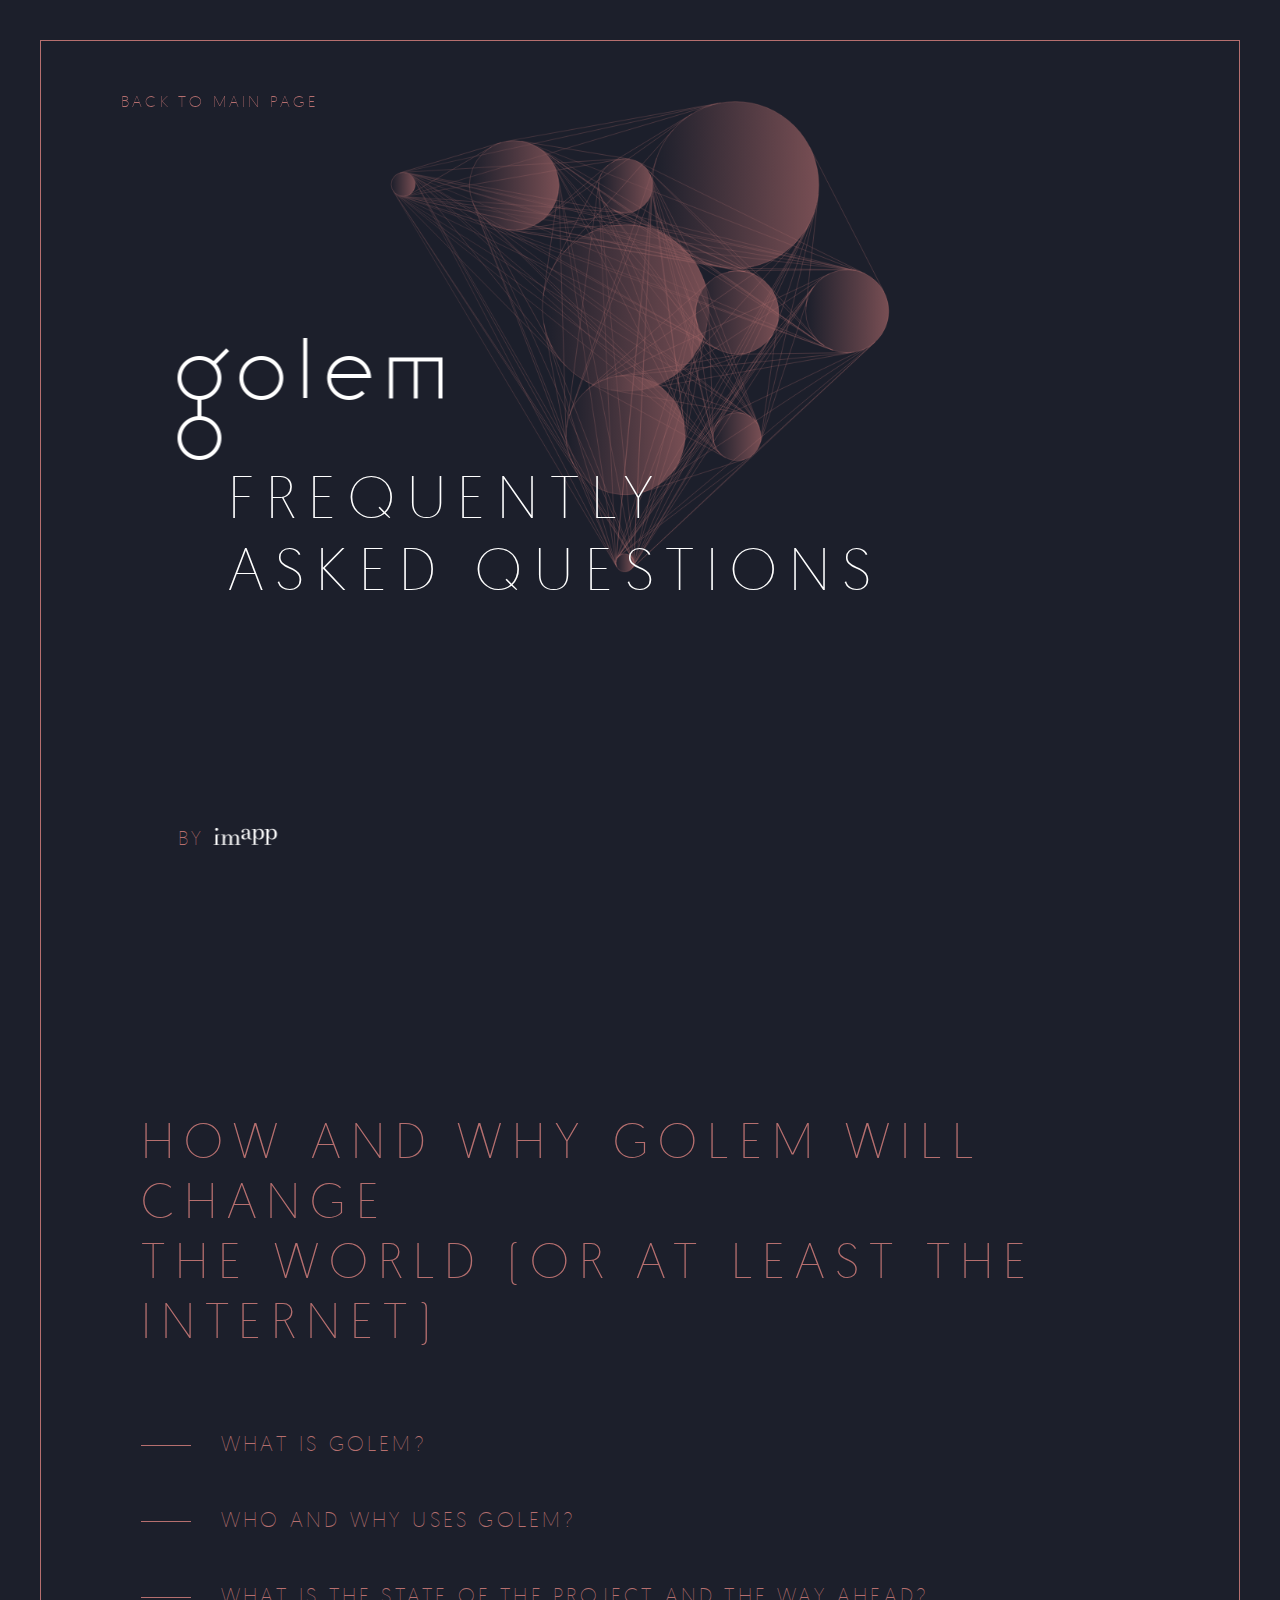
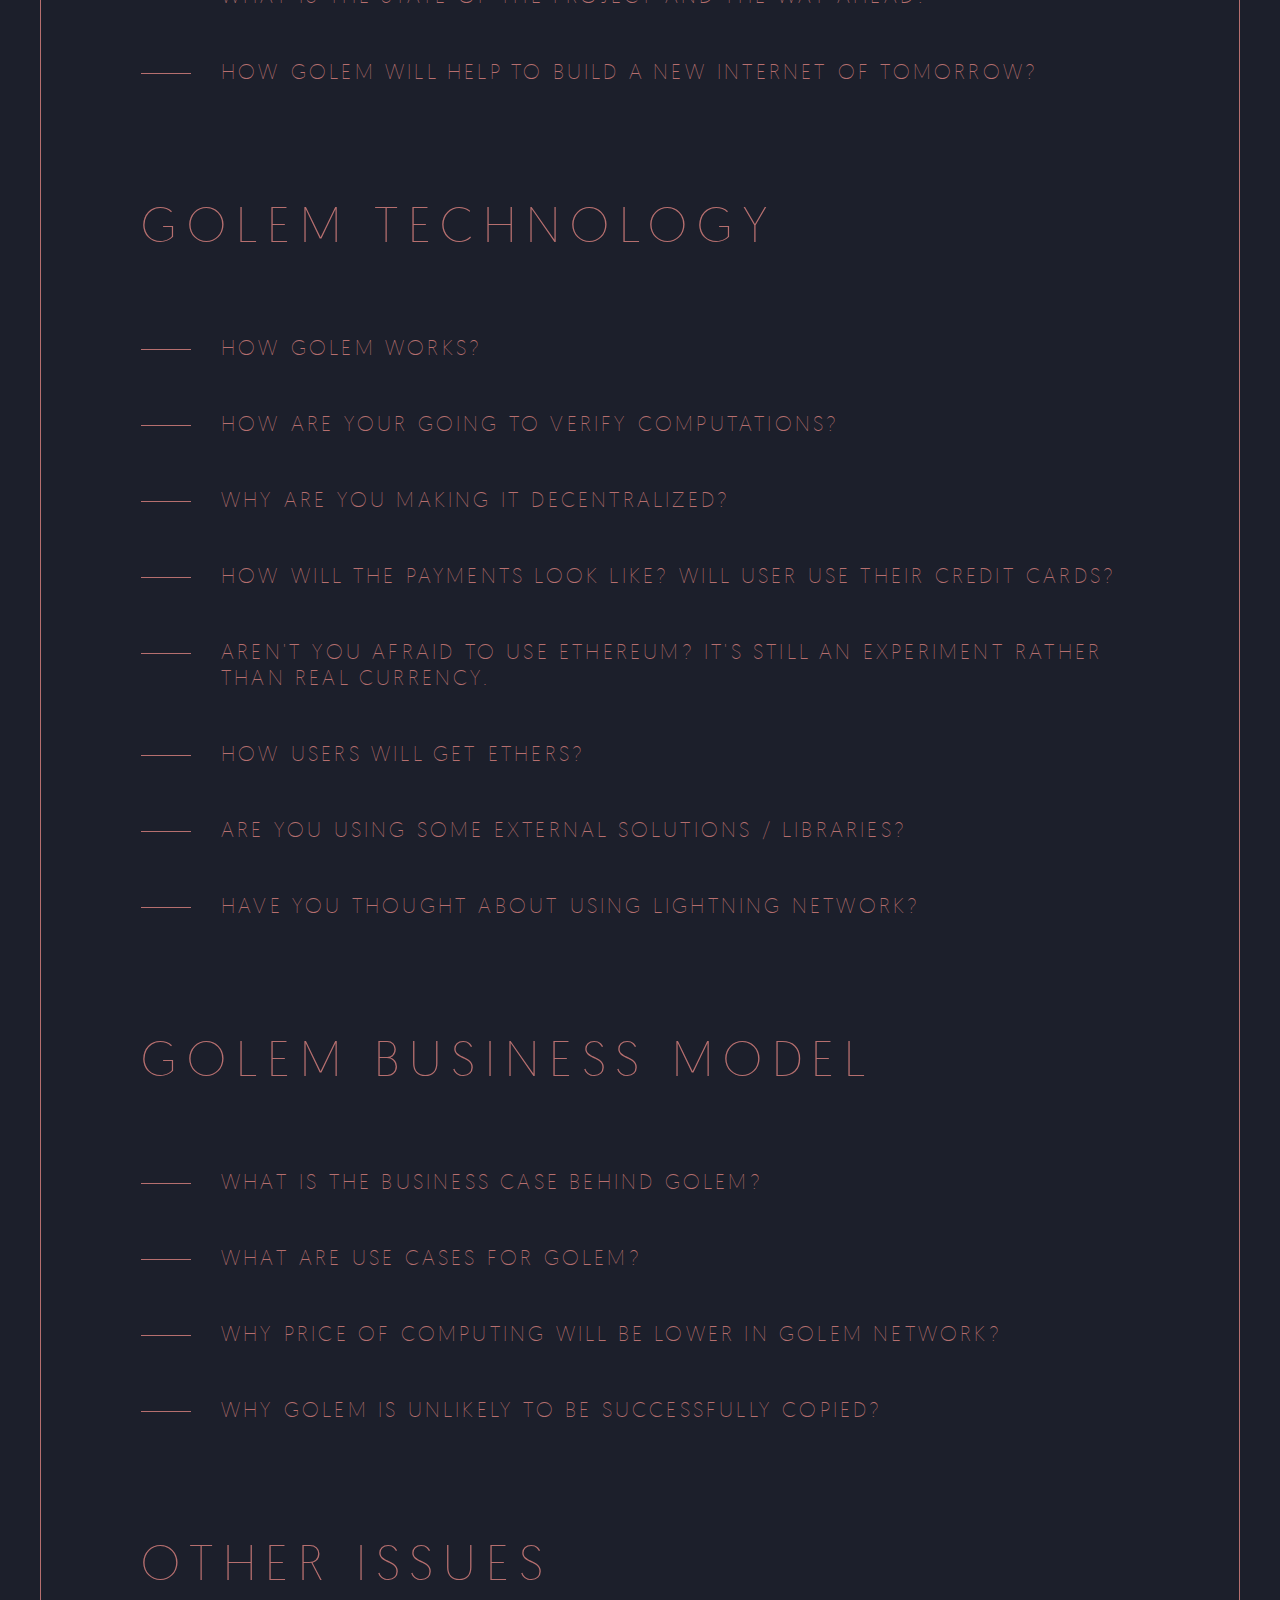
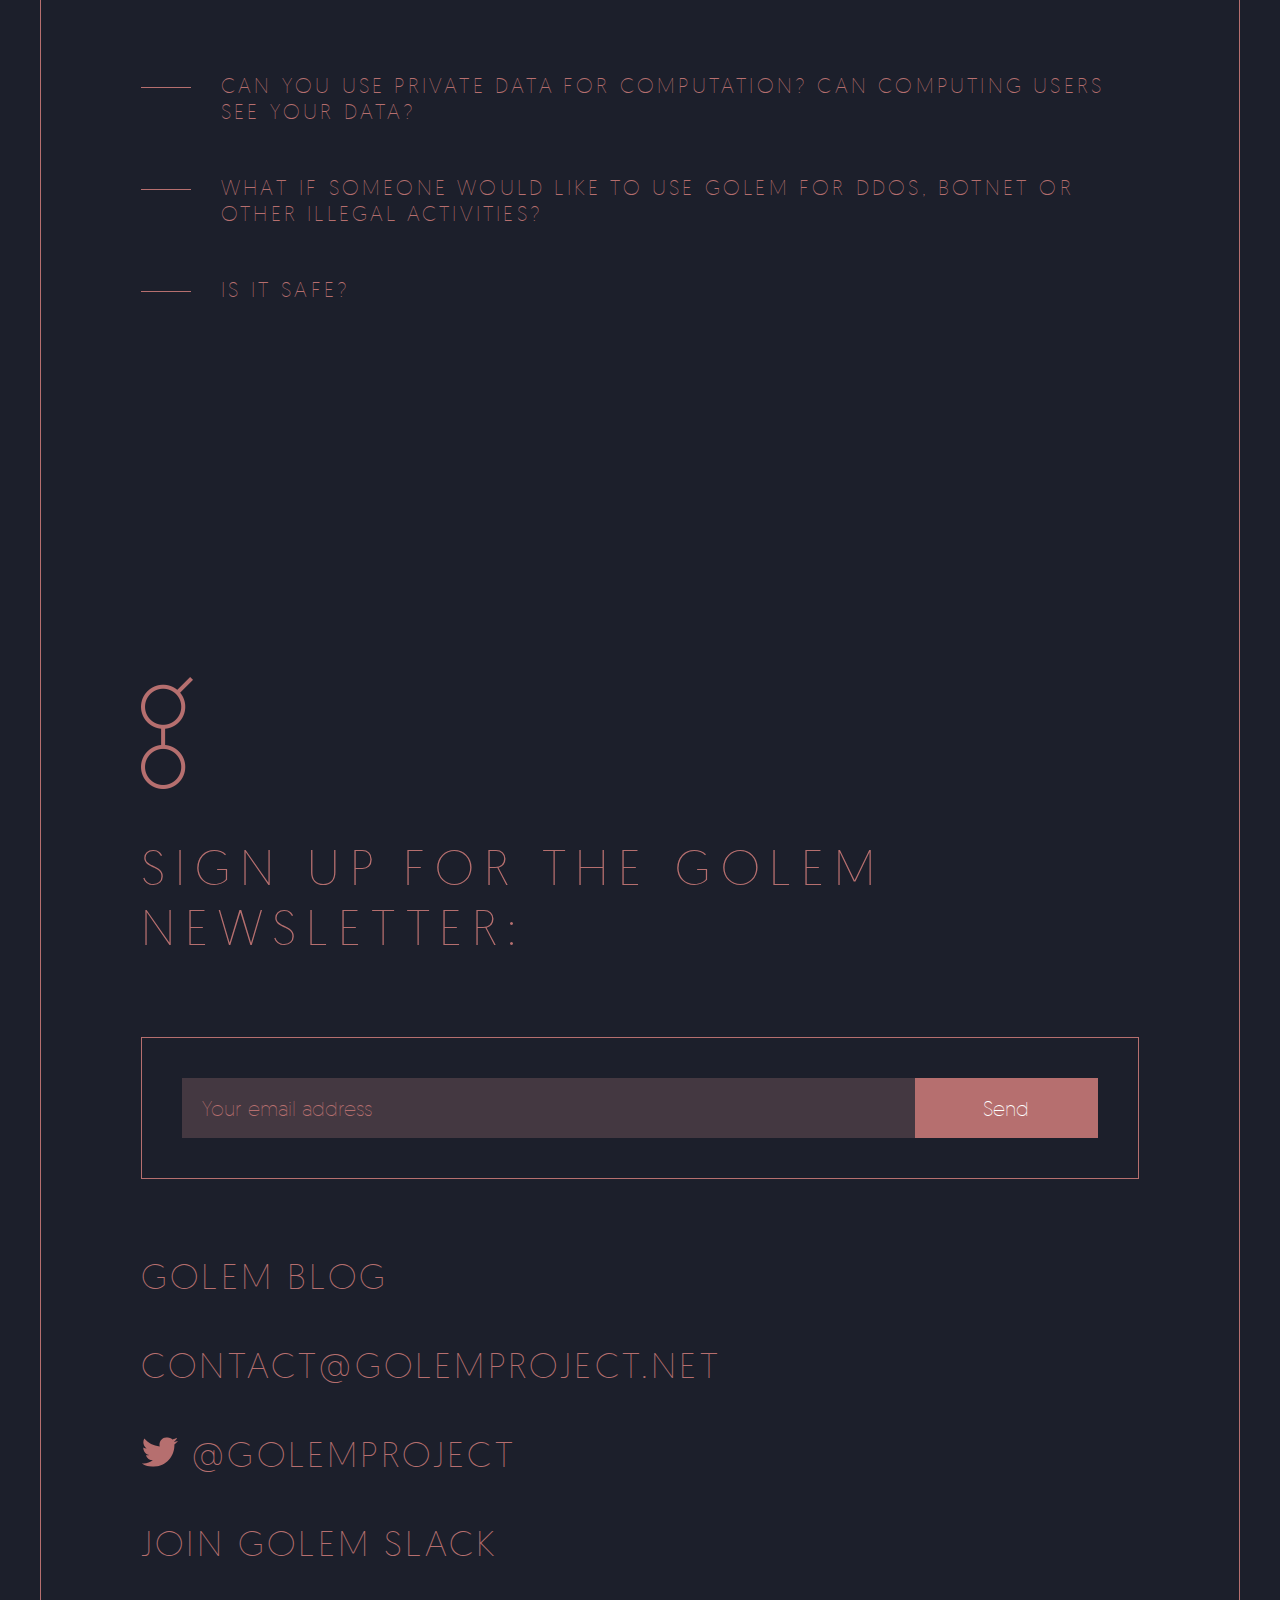
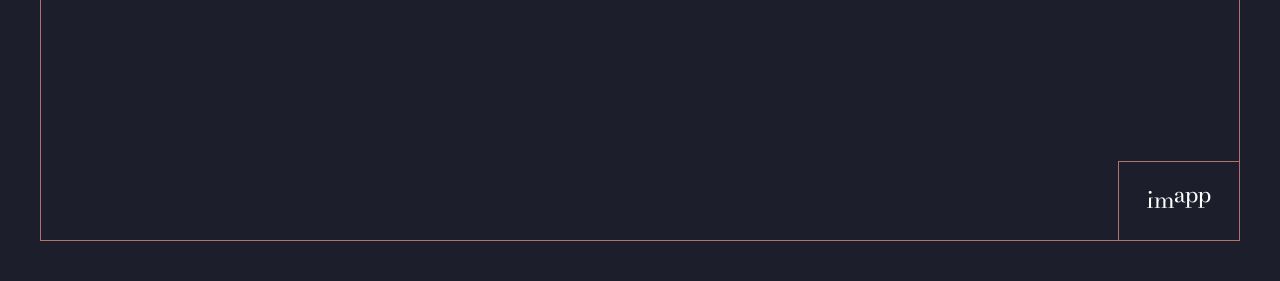
<file: faq.html>
<!DOCTYPE html>
<html lang="en">
<head>
  <meta charset="UTF-8">
  <meta name="viewport" content="width=device-width, initial-scale=1, maximum-scale=1, user-scalable=no">
  <meta name="description" content="The Golem Project creates the first global market for idle computer power.">
  <meta name="keywords" content="Golem, P2P, Ethereum, worldwide supercomputer">
  <title>Golem project</title>
  <link rel="stylesheet" href="css/vendor.min.css">
  <link rel="stylesheet" href="css/main.min.css">
  <link rel="stylesheet" href="css/additional.css">
  <link rel="icon" type="image/png" href="favicon-32x32.png">
  <script>
  (function(i,s,o,g,r,a,m){i['GoogleAnalyticsObject']=r;i[r]=i[r]||function(){
    (i[r].q=i[r].q||[]).push(arguments)},i[r].l=1*new Date();a=s.createElement(o),
    m=s.getElementsByTagName(o)[0];a.async=1;a.src=g;m.parentNode.insertBefore(a,m)
  })(window,document,'script','//www.google-analytics.com/analytics.js','ga');

  ga('create', 'UA-69091803-2', 'auto');
  ga('send', 'pageview');
  </script>
</head>
<body class="faq">
  <div class="container">
    <div class="wraper dark" id="wraper1">
      <div class="page" id="home">
        <div class="inside">
          <div class="back-home">
            <a href="index.html">Back to main page</a>
          </div>
          <canvas id="stage"></canvas>
          <div class="imapp-btn"> BY <a href="http://imapp.pl/" target="_blank"><span class="imapp"></span></a></div>
          <div class="title"> <img src="img/golem.png">
            <div class="text"> Frequently<br>asked questions</div>
          </div>
        </div>
      </div>
    </div>
    <div class="wraper dark">
      <div class="page">
        <div class="inside">
          <section class="col-3">
            <h1>How and why Golem will change<br>the world (or at least the Internet)</h1>

            <ul class="faq-list">
              <li>
                What is Golem?
                <span>
                    Golem can be used by anyone to sell the computer’s computing time over the internet to other users (we call these users <strong>providers</strong>, as they provide computing time of their computers to the network). Consequently, anyone can use Golem to buy other’s computers time and use it to complete own computationally demanding tasks (we call these users <strong>requestors</strong>, as they request computing time from the network). So basicly Golem is a software that enables people to trade theirs computers time, effectively creating market (or more precisely: prosumers market) of computing power.
                    <br><br>
                    What Golem gives to the requestors can be considered as so called infrastructure as a service  (IaaS) and platform as a service (PaaS). Of course to have any use of infrastructure and platform, you need software. And if it happens that you are not willing or able to write that software on your own, than you can use Golem’s <strong>software store</strong> to get it - for free or in a software as a service model (SaaS), depending on the licence and decision of the software creator.
                </span>
              </li>
              <li>
                Who and why uses Golem?
                <span>
                    The short answer is that Golem can be used (and should be used) by everyone who owns a computer.  
                    <br><br>
                    The long answer is that how you use Golem depends on what you use your computer for.
                    <br><br>
                    If you are an average user, you are probably a provider only. Golem gives yours computer work to do when it is not used and you earn money this way. The money comes from requestors, paying providers for using their machines.
                    <br><br>
                    If for any purpose you need more computing time than you have on your machine - because you are CGI professional, scientist, financial market tycoon, cryptocurrency miner or anyone else fitting in the wide range of Golem’s use cases - then you use Golem as the requestor. You submit your task to the network, you get it done and you pay the providers for theirs machines time. Additionally, if the task you want to perform needs proprietary software - you can get it through the store.
                    <br><br>
                    And if you are owner of open source or proprietary software (like rendering engine, analytical packages, trading robots, specialised scientific packages, Dapp), you may want to use Golem as a distribution channel and (if you opt to charge for use) as a marketplace.                
               </span>
              </li>
              <li>
                What is the state of the project and the way ahead?
                <span>
                    The alpha version was launched in August 2016, with the code available for review in the next few days. The alpha version (codename Brass Golem) will be focused on CGI rendering in Blender (blender.org) and is mainly proof of concept, although we expect it will be useful for blender users and once we move to release version will have a group of dedicated users.
                    <br><br>
                    We provide the following plan:
                    <ul>
                      <li>Brass Golem <br>
                          <cite>...these are created to fulfill one goal, set at the time of their creation, and wait with absolute patience until activated to perform this task.</cite>
                          <br><br>
                          Brass Golem is where we are at the moment (in alpha test now). The current version of Golem is only focused on rendering in Blender and although it will be useful to CGI artists, we consider CGI rendering to be primarily a proof of concept and training ground. After a full cycle of tests, Brass Golem will be released in Autumn this year. Even though we do not expect that blender CGI rendering will create enough turnover to justify all the work we have put in the project, this will be the first decentralised computing power market and at the same time (most likely) the first thing you will be able to pay for with your Ethers. 
                      </li>
                      <li>Clay Golem<br>
                          <cite>There is a chance (...) that a Clay Golem will be possessed by a chaotic evil spirit. If this happens control is lost and the Golem attacks the closest living creature.</cite>
                          <br><br>
                          Clay Golem is meant to be a big leap from where we are now. It may come at the cost of compromised stability and security. So although some features of the Clay Golem (especially improved nat-punching and new use cases) will probably make it to the release phase, Clay Golem, as defined at milestone 1, will remain a laboratory creature, serving as a bridge between the Brass and Stone phase.
                      </li>
                      <li>Stone Golem<br>
                          <cite>Stone Golems do not revoke their creators control like (...) Clay Golems.</cite>
                          <br><br>
                          Stone Golem will be the first version close to what we want Golem to be. Apart from an increased security and stability, the most important improvement will be the introduction of a basic task API and a task deployment framework: we do not want to develop the use case by use case by ourselves. Our objective is to give developers means to integrate with Golem. This will also be supplemented with the transaction system features enabling software use payments - along with hardware use payments. 
                      </li>
                      <li>Iron Golem<br>
                          <cite>Iron Golems are made of iron and are among the strongest type of Golem. They never revoke the control of the wizard that created them.</cite>
                          <br><br>
                          Iron Golem is what we want to deliver with the support of GNT financing. Compared to Stone Golem, it will have much more features and an advanced task API and a task definition framework (with task definition UI/GUI). We also plan integrations with other projects within the Ethereum scope, like on-chain reputation systems or extensions of the transaction system to enhance its capacity and functionality (at the moment, Raiden seems to be a good fit for that).
                      </li>
                    </ul>
                </span>
              </li>
              <li>
                How Golem will help to build a new Internet of tomorrow?
                <span>
                    The Golem Network has a potential to become 'a computing element' of a truly decentralised web. Once it is possible to bulk-rent machines not only to compute specific task, but also to perform specific operations within a self-organising network, then the decentralised Internet will eventually emerge. Of course the Golem Network is only one of the puzzles. The decentralised web will need many other technologies - and they are emerging now - take all the work already done and continued within Ethereum (eg. DEVp2p, Whisper or SWARM) or IPFS. You can easily imagine the Golem Network, integrated with IPFS, using DEVp2p successor to power Babl microservices to host a solution like Inkpad. Such an advancement of Internet technology is possible and may happen very soon but only if we work on all pieces of the puzzles. And that is the ultimate reason why the Golem Project has a huge long-term potential.   
                </span>
              </li>
            </ul>

            <h1>Golem technology</h1>

            <ul class="faq-list">
              <li>
                How Golem works?
                <span>
                    Golem is a p2p network, ie. there is no central server and users are equally privileged. People who want to compute some tasks in the network and people who have computer power to rent broadcast their offers in the network. Golem auction algorithm match providers and requestors taking into account prices, reputation and machine performance. Resources, ie. files needed for computation are sent to providers machine. After computation provider's app sent back results to the requestor app. If result pass verification process, provider is paid. If someone tries to cheat, ie. send bad results or doesn't pay, he/she will lose reputation and won't be chosen again for computation.
					Check our <a href="https://blog.golemproject.net/golem-architecture-bfd75faa8ecc">blog post</a> to learn more.
                </span>
              </li>
              <li>
                How are your going to verify computations?
                <span>
                    There will be different methods depending on the task type. Users which add a new task can implement a new verification method that suits for this new problem. Possible solution may involve:
                    <ul>
                        <li>simple checking correctness of the result, eg. proof-of-work,</li>
                        <li>redundant computation, ie. few providers compute same part of the task and their results are compared,</li>
                        <li>computing small, random part of the task and comparing this part with result send by provider, ie. comparing color of few random pixels in rendered picture,</li>
                        <li>analysis of output logs.</li>
                    </ul>
                </span>
              </li>
              <li>
                Why are you making it decentralized?
                <span>
                  We believe that decentralization will be the direction in which future of internet development will be going. With the decentralization of the system it will be possible to achieve full scalability without expanding and maintaining of own network and server infrastructure; the solution will also be free from single points of failure and resistant to attempts to disable and censorship.
                </span>
              </li>
              <li>
                How will the payments look like? Will user use their credit cards?
                <span>
                    Prices for computation unit in Golem system should be significantly lower than in alternative solutions, so payment system in Golem must support a large number of micropayments (or even nanopayments). Therefore, we uses Ethereum system as a payment platform. You can see payments contract in our <a href="https://github.com/imapp-pl/ethereum-contracts">repository</a>. Additionally, using decentralized payment system allows Golem to be fully decentralized and independent from external payments providers.
                </span>
              </li>
              <li>
                Aren't you afraid to use Ethereum? It's still an experiment rather than real currency.
                <span>
                  Ethereum has been working for a last few months currently in it's stable Homestead version and has been used by many investors. It's not only a breakthrough for the blockchain technology. It also creates a great environment and vibrant community for us, who are very much inside the new P2P Internet.
				  Check our <a href="https://blog.golemproject.net/why-ethereum-b398df34df9b">blog post</a> to learn more.
                </span>
              </li>
              <li>
                How users will get Ethers?
                <span>
                  People can buy ethers using online exchange services, using traditional currencies (USD, EUR, GBP, PLN, etc) or virtual currencies (BTC, Dash, Doge, etc). Additionally users that shares their machines as providers will earn ethers that allows them to finance their potential future requests.
                </span>
              </li>
              <li>
                Are you using some external solutions / libraries?
                <span>
                    We're using Ethereum (<a href="https://ethereum.org/">https://ethereum.org/</a>) as a payment system, IPFS (<a href="https://ipfs.io/">https://ipfs.io/</a>) for resource distribution and Docker (<a href="https://www.docker.com/">https://www.docker.com/</a>) containers as computational environments.
                </span>
              </li>
              <li>
                Have you thought about using Lightning Network?
                <span>
                    Yes, we have. But the solution in its current form is still too expensive to fulfil Golem’s requirements for one-to-many payment scenario. The cost of opening a channel is much bigger than a cost of a single transaction and in Golem Network and routing algorithms for finding shorter paths are still under development. We don't reject the possibility of changing payment system to  Raiden (Ethereum based Lightning Network) someday when it'll be fully mature system. You can learn more about current subaccount solution and potential future lottery solution in Golem nanopayments whitepaper (<a href="http://golemproject.net/doc/GolemNanopayments.pdf">http://golemproject.net/doc/GolemNanopayments.pdf</a>).
                </span>
              </li>
            </ul>

            <h1>Golem business model</h1>

            <ul class="faq-list">
              <li>
                What is the business case behind Golem?
                <span>
                  Golem is open source software is and will remain free to use. Requestors have to pay providers for the time of their machines. This payment goes from requestor to provider and Golem takes a fee for that to secure further development of the software. Default fee is 5 percent, it is voluntary and it is paid by requestor. In the future the fee level might be changed and/or made it mandatory.                
				  Check our <a href="https://blog.golemproject.net/golem-economics-101-8336bd63c6d4"> blog post</a> to learn more.
				</span>  
              </li>
              <li>
                What are use cases for Golem?
                <span>
                    The first and very illustrative use case of Golem is CGI rendering. Other technically similar to implement use cases are scientific, engineering, statistical and financial tasks which need extensive computing and are (technically) feasible to distribute. Another possible early application of Golem are cryptocurrency mining pools. We are not going to explore and develop all possible use cases, but we will rather focus on delivering task API and task definition framework to give developers ability to integrate any software with the Golem Network.
                    <br>
                    Many use cases will need proprietary software, either existing or design specially for Golem. To facilitate the use of both open and proprietary software, we will introduce Golem Shop to enable any requestor to use Golem-ready software. If the software is proprietary, then requestor will be able to use it in a software-as-a-service model. This way Golem will act not only as a market for computing power, but also as a distribution channel for software creators.  
					Check our <a href="https://blog.golemproject.net/what-can-golem-do-for-you-503b2449767a"> blog post</a> to learn more.
                </span>
              </li>
              <li>
                Why price of computing will be lower in Golem Network?
                <span>
		    The prices are expected to be low because the market will be very close to textbook perfect competition concept:
                   <ul>
                        <li>the product (compute) is homogenous,</li>
                        <li>the information for both requester and provider is complete,</li>
                        <li>all requestors and providers have very small market share and have negligible impact on overall prices,</li>
                        <li>barriers to entry and exit are very low.</li>
                   </ul>
                   And on the market with perfect competition the prices are as low as they can be to have producers (providers) still on the market - which means that Golem Network will create situation very different to the today’s internet infrastructure - with a few large providers and a market close to the monopolistic competition.
				   Check our <a href="https://blog.golemproject.net/why-should-render-farms-be-afraid-of-golem-3dd1b9e70f47"> blog post</a> to learn more.
                </span>
              </li>
              <li>
                Why Golem is unlikely to be successfully copied?
                <span>
                    Golem software is open-source and as such it can be forked by other parties. We are sure that over time many Golem forks will emerge either for specialised or general purposes. We believe that in its core business Golem will not be endangered by this process because:                    
                    <ul>
                        <li>Golem business model strongly favors larger network over the smaller network, so the first and largest network will always be preferable solution over the smaller networks.</li>
                        <li>What Golem Network delivers is an infrastructure, open for any project, software, dapp, community etc. willing to use it. So any individual or organisation interested in building own decentralised solution (or own decentralised market place) will be able to use Golem as a platform, without a need of copying it. Therefore developers of software will not be interested in copying Golem as long as we will be able to provide all features they need.</li>
                        <li>Requestors choose where to buy compute based on price and functionality. Our real competitors are Amazon Web Services, Google Cloud and other cloud providers. Our aim is to provide similar functionality at much lower prices.</li>
                        <li>The transaction fee is (at the moment) voluntary and prices will be set in a market-driven way, so both for providers and requestor there is no price-driven incentive to set up own network.</li>
                    </ul>
                </span>
              </li>
            </ul>

            <h1>Other issues</h1>

            <ul class="faq-list">
              <li>
                Can you use private data for computation? Can computing users see your data?
                <span>
                    Unfortunately, right now Golem cannot support private data. Computing application usually needs direct access to the data and they have to be decrypted at some point.
                    Therefore, curious providers may see what exactly is computed on their machines and see their part of the data.
                </span>
              </li>
              <li>
                What if someone would like to use Golem for DDoS, Botnet or other illegal activities?
                <span>
                    Computations will take place in isolated environment that doesn’t have access to the network, so Golem can’t be used for DDoS or Botnet this way.
                </span>
              </li>
              <li>
                Is it safe?
                <span>
                    Every new technology is exposed to attacks, especially, new and unpredicted ones. All components of Golem application have been designed to be robust to the attacks. 
                    Key security elements are:
                    <ul>
                        <li>isolated environments in which computation take place working with least privilege,</li>
                        <li>well-known safety cryptography base on elliptic curves,</li>
                        <li>reputation system which allows to detect bad behaving users,</li>
                        <li>possilibilty to blacklist some users.</li>
                    </ul>
                </span>
              </li>
            </ul>
          </section>
        </div>
      </div>
    </div>
    <div class="wraper dark" id="wraper9">
      <div class="page" id="contact">
        <div class="inside">
          <section class="col-3">
            <h1> Sign up for the Golem newsletter:</h1>
            <form method="post" action="https://app.freshmail.com//pl/actions/subscribe/">
              <input type="hidden" name="subscribers_list_hash" value="ye91v9efwt">
              <input type="email" placeholder="Your email address" id="freshmail_email" name="freshmail_email">
              <input type="submit" value="Send">
            </form>
            <div class="row">
              <ul>
                <li><a href="https://blog.golemproject.net/">Golem blog</a></li>
                <li><a href="mailto:contact@golemproject.net">contact@golemproject.net</a></li>
                <li><a href="https://twitter.com/golemproject">
                  <svg id="svg2" height="30" width="38" version="1.1" viewBox="0 0 182.66667 150.66667">
                    <clipPath id="clipPath20" clipPathUnits="userSpaceOnUse"><path id="path18" d="m0 10.012h1366.9v1110.9h-1366.9z"/></clipPath><g id="g10" transform="matrix(1.3333 0 0 -1.3333 0 150.67)"><g id="g12" transform="scale(.1)"><g id="g14"><g id="g16" clip-path="url(#clipPath20)"><path id="path22" d="m1366.9 989.39c-50.27-22.309-104.33-37.387-161.05-44.18 57.89 34.723 102.34 89.679 123.28 155.15-54.18-32.15-114.18-55.47-178.09-68.04-51.13 54.49-124.02 88.55-204.68 88.55-154.89 0-280.43-125.55-280.43-280.43 0-21.988 2.457-43.398 7.258-63.91-233.08 11.68-439.72 123.36-578.04 293.01-24.141-41.4-37.969-89.567-37.969-140.97 0-97.308 49.489-183.13 124.76-233.44-45.969 1.437-89.218 14.058-127.03 35.078-0.043-1.18-0.043-2.348-0.043-3.52 0-135.9 96.68-249.22 224.96-275-23.512-6.41-48.281-9.8-73.86-9.8-18.089 0-35.628 1.711-52.781 5 35.711-111.41 139.26-192.5 262-194.77-96.058-75.23-216.96-120.04-348.36-120.04-22.621 0-44.961 1.332-66.918 3.91 124.16-79.568 271.55-125.98 429.94-125.98 515.82 0 797.86 427.31 797.86 797.93 0 12.153-0.28 24.223-0.79 36.25 54.77 39.571 102.31 88.95 139.93 145.2" /></g></g></g></g></svg>
                    @golemproject
                  </a></li>
                  <li><a href="http://golemproject.org:3000/"> Join Golem Slack </a></li>
                </ul>
              </div>
            </section>
            <a href="http://imapp.pl/" target="_blank" class="imapp-btn">
              <div class="imapp"></div>
            </a>
          </div>
        </div>
      </div>
    </div>
    <script src="js/vendor.min.js"></script>
    <script src="js/main.min.js"></script>
</body>
</html>
</file>
<file: css/additional.css>
a.line-after {
  color: #b66f6f;
  text-decoration: none;
  transition: all 0.5s;
  position: relative;
}

a.line-after:hover {
  color: #757c97;
}

a.line-after:after {
  content: '';
  position: absolute;
  top: 10px;
  left: 100%;
  margin-left: 20px;
  width: 100px;
  height: 1px;
  background: #b66f6f;
}

.slides {
  margin-top: 100px;
  display: inline-block;
  border: 1px solid #b66f6f;
  padding: 40px;
}

.slides img {
  max-width: 100%;
}

#page8 p img {
  margin-bottom: 20px;
}

body.faq .container .wraper .page section h1 {
  width: 100%;
  margin: 80px 0;
}

body.faq .container .wraper .page section h1:before {
  display: none;
}

body.faq .container .wraper #contact section h1 {
  margin: 205px 0 80px;
}

body.faq .container .wraper #contact section h1:before {
  display: block;
}

body.faq ul.faq-list {
  margin: 0;
  padding: 0;
}

body.faq ul.faq-list li {
  list-style: none;
  color: #b66f6f;
  font-size: 21px;
  text-transform: uppercase;
  margin-bottom: 50px;
  padding-left: 80px;
  position: relative;
  cursor: pointer;
}

body.faq ul.faq-list li span {
  padding-top: 20px;
  text-transform: none;
  display: none;
}

body.faq ul.faq-list li.open span {
  display: block;
}

body.faq ul.faq-list li:before,body.faq ul.faq-list li:after  {
  content: '';
  position: absolute;
  top: 15px;
  left: 0;
  width: 50px;
  height: 1px;
  background: #b66f6f;
  transition: all .5s;
}

body.faq ul.faq-list > li.open:before {
  transform: rotate(45deg);
}

body.faq ul.faq-list > li.open:after {
  transform: rotate(-45deg);
}

body.faq ul.faq-list > li span ul {
    margin-top: 50px;
}

body.faq ul.faq-list > li span ul li {
    text-transform: none;
}

body.faq ul.faq-list > li span ul li a {
    color: #b66f6f;
}

body.faq .back-home {
  position: absolute;
  left: 80px;
  top: 50px;
  text-transform: uppercase;
}

body.faq .back-home a {
  transition: all 0.5s;
  color: #b66f6f;
  text-decoration: none;
}

body.faq .back-home a:hover {
  color: #757c97;
}

.container .wraper #home .imapp-btn {
  display: block;
}
</file>
<file: slides/lib/offline-v2.css>
@import url("fonts/montserrat/montserrat.css");@import url("fonts/opensans/opensans.css");@import url("fonts/lato/lato.css");@import url("fonts/asul/asul.css");@import url("fonts/josefinsans/josefinsans.css");@import url("fonts/league/league_gothic.css");@import url("fonts/merriweathersans/merriweathersans.css");@import url("fonts/overpass/overpass.css");@import url("fonts/overpass2/overpass2.css");@import url("fonts/quicksand/quicksand.css");@import url("fonts/cabinsketch/cabinsketch.css");@import url("fonts/newscycle/newscycle.css");@import url("fonts/oxygen/oxygen.css");.theme-font-asul .themed,.theme-font-asul .reveal{font-family:"Asul", sans-serif;font-size:30px}.theme-font-asul .themed section,.theme-font-asul .reveal section{line-height:1.3}.theme-font-asul .themed h1,.theme-font-asul .themed h2,.theme-font-asul .themed h3,.theme-font-asul .themed h4,.theme-font-asul .themed h5,.theme-font-asul .themed h6,.theme-font-asul .reveal h1,.theme-font-asul .reveal h2,.theme-font-asul .reveal h3,.theme-font-asul .reveal h4,.theme-font-asul .reveal h5,.theme-font-asul .reveal h6{font-family:"Asul", sans-serif;text-transform:none;line-height:1.3;font-weight:normal}.theme-font-helvetica .themed,.theme-font-helvetica .reveal{font-family:Helvetica, Arial, sans-serif;font-size:30px}.theme-font-helvetica .themed section,.theme-font-helvetica .reveal section{line-height:1.3}.theme-font-helvetica .themed h1,.theme-font-helvetica .themed h2,.theme-font-helvetica .themed h3,.theme-font-helvetica .themed h4,.theme-font-helvetica .themed h5,.theme-font-helvetica .themed h6,.theme-font-helvetica .reveal h1,.theme-font-helvetica .reveal h2,.theme-font-helvetica .reveal h3,.theme-font-helvetica .reveal h4,.theme-font-helvetica .reveal h5,.theme-font-helvetica .reveal h6{font-family:Helvetica, Arial, sans-serif;text-transform:none;line-height:1.3;font-weight:normal}.theme-font-josefine .themed,.theme-font-josefine .reveal{font-family:"Lato", sans-serif;font-size:30px}.theme-font-josefine .themed section,.theme-font-josefine .reveal section{line-height:1.3}.theme-font-josefine .themed h1,.theme-font-josefine .themed h2,.theme-font-josefine .themed h3,.theme-font-josefine .themed h4,.theme-font-josefine .themed h5,.theme-font-josefine .themed h6,.theme-font-josefine .reveal h1,.theme-font-josefine .reveal h2,.theme-font-josefine .reveal h3,.theme-font-josefine .reveal h4,.theme-font-josefine .reveal h5,.theme-font-josefine .reveal h6{font-family:"Josefin Sans", sans-serif;text-transform:none;line-height:1.3;font-weight:normal}.theme-font-league .themed,.theme-font-league .reveal{font-family:"Lato", Helvetica, sans-serif;font-size:30px}.theme-font-league .themed section,.theme-font-league .reveal section{line-height:1.3}.theme-font-league .themed h1,.theme-font-league .themed h2,.theme-font-league .themed h3,.theme-font-league .themed h4,.theme-font-league .themed h5,.theme-font-league .themed h6,.theme-font-league .reveal h1,.theme-font-league .reveal h2,.theme-font-league .reveal h3,.theme-font-league .reveal h4,.theme-font-league .reveal h5,.theme-font-league .reveal h6{font-family:"League Gothic", Impact, sans-serif;text-transform:uppercase;line-height:1.3;font-weight:normal}.theme-font-merriweather .themed,.theme-font-merriweather .reveal{font-family:"Oxygen", sans-serif;font-size:30px}.theme-font-merriweather .themed section,.theme-font-merriweather .reveal section{line-height:1.3}.theme-font-merriweather .themed h1,.theme-font-merriweather .themed h2,.theme-font-merriweather .themed h3,.theme-font-merriweather .themed h4,.theme-font-merriweather .themed h5,.theme-font-merriweather .themed h6,.theme-font-merriweather .reveal h1,.theme-font-merriweather .reveal h2,.theme-font-merriweather .reveal h3,.theme-font-merriweather .reveal h4,.theme-font-merriweather .reveal h5,.theme-font-merriweather .reveal h6{font-family:"Merriweather Sans", sans-serif;text-transform:none;line-height:1.3;font-weight:normal}.theme-font-montserrat .themed,.theme-font-montserrat .reveal{font-family:"Open Sans", sans-serif;font-size:30px}.theme-font-montserrat .themed section,.theme-font-montserrat .reveal section{line-height:1.3}.theme-font-montserrat .themed h1,.theme-font-montserrat .themed h2,.theme-font-montserrat .themed h3,.theme-font-montserrat .themed h4,.theme-font-montserrat .themed h5,.theme-font-montserrat .themed h6,.theme-font-montserrat .reveal h1,.theme-font-montserrat .reveal h2,.theme-font-montserrat .reveal h3,.theme-font-montserrat .reveal h4,.theme-font-montserrat .reveal h5,.theme-font-montserrat .reveal h6{font-family:"Montserrat", Helvetica, sans-serif;text-transform:none;line-height:1.3;font-weight:normal}.theme-font-news .themed,.theme-font-news .reveal{font-family:"Lato", sans-serif;font-size:30px}.theme-font-news .themed section,.theme-font-news .reveal section{line-height:1.3}.theme-font-news .themed h1,.theme-font-news .themed h2,.theme-font-news .themed h3,.theme-font-news .themed h4,.theme-font-news .themed h5,.theme-font-news .themed h6,.theme-font-news .reveal h1,.theme-font-news .reveal h2,.theme-font-news .reveal h3,.theme-font-news .reveal h4,.theme-font-news .reveal h5,.theme-font-news .reveal h6{font-family:"News Cycle", Impact, sans-serif;text-transform:none;line-height:1.3;font-weight:normal}.theme-font-opensans .themed,.theme-font-opensans .reveal{font-family:"Open Sans", Helvetica, sans-serif;font-size:30px}.theme-font-opensans .themed section,.theme-font-opensans .reveal section{line-height:1.3}.theme-font-opensans .themed h1,.theme-font-opensans .themed h2,.theme-font-opensans .themed h3,.theme-font-opensans .themed h4,.theme-font-opensans .themed h5,.theme-font-opensans .themed h6,.theme-font-opensans .reveal h1,.theme-font-opensans .reveal h2,.theme-font-opensans .reveal h3,.theme-font-opensans .reveal h4,.theme-font-opensans .reveal h5,.theme-font-opensans .reveal h6{font-family:"Open Sans", Helvetica, sans-serif;text-transform:none;line-height:1.3;font-weight:bold}.theme-font-palatino .themed,.theme-font-palatino .reveal{font-family:"Palatino Linotype", "Book Antiqua", Palatino, FreeSerif, serif;font-size:30px}.theme-font-palatino .themed section,.theme-font-palatino .reveal section{line-height:1.3}.theme-font-palatino .themed h1,.theme-font-palatino .themed h2,.theme-font-palatino .themed h3,.theme-font-palatino .themed h4,.theme-font-palatino .themed h5,.theme-font-palatino .themed h6,.theme-font-palatino .reveal h1,.theme-font-palatino .reveal h2,.theme-font-palatino .reveal h3,.theme-font-palatino .reveal h4,.theme-font-palatino .reveal h5,.theme-font-palatino .reveal h6{font-family:"Palatino Linotype", "Book Antiqua", Palatino, FreeSerif, serif;text-transform:none;line-height:1.3;font-weight:normal}.theme-font-quicksand .themed,.theme-font-quicksand .reveal{font-family:"Open Sans", Helvetica, sans-serif;font-size:30px}.theme-font-quicksand .themed section,.theme-font-quicksand .reveal section{line-height:1.3}.theme-font-quicksand .themed h1,.theme-font-quicksand .themed h2,.theme-font-quicksand .themed h3,.theme-font-quicksand .themed h4,.theme-font-quicksand .themed h5,.theme-font-quicksand .themed h6,.theme-font-quicksand .reveal h1,.theme-font-quicksand .reveal h2,.theme-font-quicksand .reveal h3,.theme-font-quicksand .reveal h4,.theme-font-quicksand .reveal h5,.theme-font-quicksand .reveal h6{font-family:"Quicksand", Helvetica, sans-serif;text-transform:uppercase;line-height:1.3;font-weight:normal}.theme-font-sketch .themed,.theme-font-sketch .reveal{font-family:"Oxygen", sans-serif;font-size:30px}.theme-font-sketch .themed section,.theme-font-sketch .reveal section{line-height:1.3}.theme-font-sketch .themed h1,.theme-font-sketch .themed h2,.theme-font-sketch .themed h3,.theme-font-sketch .themed h4,.theme-font-sketch .themed h5,.theme-font-sketch .themed h6,.theme-font-sketch .reveal h1,.theme-font-sketch .reveal h2,.theme-font-sketch .reveal h3,.theme-font-sketch .reveal h4,.theme-font-sketch .reveal h5,.theme-font-sketch .reveal h6{font-family:"Cabin Sketch", sans-serif;text-transform:none;line-height:1.3;font-weight:normal}.theme-font-overpass .themed,.theme-font-overpass .reveal{font-family:"Overpass", sans-serif;font-size:28px}.theme-font-overpass .themed section,.theme-font-overpass .reveal section{line-height:1.3}.theme-font-overpass .themed h1,.theme-font-overpass .themed h2,.theme-font-overpass .themed h3,.theme-font-overpass .themed h4,.theme-font-overpass .themed h5,.theme-font-overpass .themed h6,.theme-font-overpass .reveal h1,.theme-font-overpass .reveal h2,.theme-font-overpass .reveal h3,.theme-font-overpass .reveal h4,.theme-font-overpass .reveal h5,.theme-font-overpass .reveal h6{font-family:"Overpass", sans-serif;text-transform:uppercase;line-height:1.3;font-weight:bold}.theme-font-overpass .themed h1,.theme-font-overpass.themed h1,.theme-font-overpass .reveal h1,.theme-font-overpass.reveal h1{font-size:1.75em;margin-bottom:.25em;letter-spacing:.015em}.theme-font-overpass .themed h2,.theme-font-overpass.themed h2,.theme-font-overpass .reveal h2,.theme-font-overpass.reveal h2{font-size:1.15em;margin-bottom:.5em;letter-spacing:.036661em}.theme-font-overpass .themed h3,.theme-font-overpass.themed h3,.theme-font-overpass .reveal h3,.theme-font-overpass.reveal h3{font-size:1.00em;margin-bottom:.5em;letter-spacing:.041em}.theme-font-overpass .themed h4,.theme-font-overpass.themed h4,.theme-font-overpass .reveal h4,.theme-font-overpass.reveal h4{font-size:1.00em}.theme-font-overpass .themed h5,.theme-font-overpass.themed h5,.theme-font-overpass .reveal h5,.theme-font-overpass.reveal h5{font-size:1.00em}.theme-font-overpass .themed h6,.theme-font-overpass.themed h6,.theme-font-overpass .reveal h6,.theme-font-overpass.reveal h6{font-size:1.00em}.theme-font-overpass2 .themed,.theme-font-overpass2 .reveal{font-family:"Overpass 2", sans-serif;font-size:28px}.theme-font-overpass2 .themed section,.theme-font-overpass2 .reveal section{line-height:1.3}.theme-font-overpass2 .themed h1,.theme-font-overpass2 .themed h2,.theme-font-overpass2 .themed h3,.theme-font-overpass2 .themed h4,.theme-font-overpass2 .themed h5,.theme-font-overpass2 .themed h6,.theme-font-overpass2 .reveal h1,.theme-font-overpass2 .reveal h2,.theme-font-overpass2 .reveal h3,.theme-font-overpass2 .reveal h4,.theme-font-overpass2 .reveal h5,.theme-font-overpass2 .reveal h6{font-family:"Overpass 2", sans-serif;text-transform:uppercase;line-height:1.3;font-weight:bold}.theme-font-overpass2 .themed h1,.theme-font-overpass2.themed h1,.theme-font-overpass2 .reveal h1,.theme-font-overpass2.reveal h1{font-size:1.75em;margin-bottom:.25em;letter-spacing:.015em}.theme-font-overpass2 .themed h2,.theme-font-overpass2.themed h2,.theme-font-overpass2 .reveal h2,.theme-font-overpass2.reveal h2{font-size:1.15em;margin-bottom:.5em;letter-spacing:.036661em}.theme-font-overpass2 .themed h3,.theme-font-overpass2.themed h3,.theme-font-overpass2 .reveal h3,.theme-font-overpass2.reveal h3{font-size:1.00em;margin-bottom:.5em;letter-spacing:.041em}.theme-font-overpass2 .themed h4,.theme-font-overpass2.themed h4,.theme-font-overpass2 .reveal h4,.theme-font-overpass2.reveal h4{font-size:1.00em}.theme-font-overpass2 .themed h5,.theme-font-overpass2.themed h5,.theme-font-overpass2 .reveal h5,.theme-font-overpass2.reveal h5{font-size:1.00em}.theme-font-overpass2 .themed h6,.theme-font-overpass2.themed h6,.theme-font-overpass2 .reveal h6,.theme-font-overpass2.reveal h6{font-size:1.00em}.theme-font-no-font .themed,.theme-font-no-font.themed,.theme-font-no-font .reveal,.theme-font-no-font.reveal{font-family:sans-serif;font-size:30px}.theme-font-no-font .themed section font,.theme-font-no-font.themed section font,.theme-font-no-font .reveal section font,.theme-font-no-font.reveal section font{line-height:1}@font-face{font-family:KaTeX_AMS;src:url(fonts/katex/KaTeX_AMS-Regular.woff) format("woff"),url(fonts/katex/KaTeX_AMS-Regular.ttf) format("truetype");font-weight:400;font-style:normal}@font-face{font-family:KaTeX_Caligraphic;src:url(fonts/katex/KaTeX_Caligraphic-Bold.woff) format("woff"),url(fonts/katex/KaTeX_Caligraphic-Bold.ttf) format("truetype");font-weight:700;font-style:normal}@font-face{font-family:KaTeX_Caligraphic;src:url(fonts/katex/KaTeX_Caligraphic-Regular.woff) format("woff"),url(fonts/katex/KaTeX_Caligraphic-Regular.ttf) format("truetype");font-weight:400;font-style:normal}@font-face{font-family:KaTeX_Fraktur;src:url(fonts/katex/KaTeX_Fraktur-Bold.woff) format("woff"),url(fonts/katex/KaTeX_Fraktur-Bold.ttf) format("truetype");font-weight:700;font-style:normal}@font-face{font-family:KaTeX_Fraktur;src:url(fonts/katex/KaTeX_Fraktur-Regular.woff) format("woff"),url(fonts/katex/KaTeX_Fraktur-Regular.ttf) format("truetype");font-weight:400;font-style:normal}@font-face{font-family:KaTeX_Main;src:url(fonts/katex/KaTeX_Main-Bold.woff) format("woff"),url(fonts/katex/KaTeX_Main-Bold.ttf) format("truetype");font-weight:700;font-style:normal}@font-face{font-family:KaTeX_Main;src:url(fonts/katex/KaTeX_Main-Italic.woff) format("woff"),url(fonts/katex/KaTeX_Main-Italic.ttf) format("truetype");font-weight:400;font-style:italic}@font-face{font-family:KaTeX_Main;src:url(fonts/katex/KaTeX_Main-Regular.woff) format("woff"),url(fonts/katex/KaTeX_Main-Regular.ttf) format("truetype");font-weight:400;font-style:normal}@font-face{font-family:KaTeX_Math;src:url(fonts/katex/KaTeX_Math-BoldItalic.woff) format("woff"),url(fonts/katex/KaTeX_Math-BoldItalic.ttf) format("truetype");font-weight:700;font-style:italic}@font-face{font-family:KaTeX_Math;src:url(fonts/katex/KaTeX_Math-Italic.woff) format("woff"),url(fonts/katex/KaTeX_Math-Italic.ttf) format("truetype");font-weight:400;font-style:italic}@font-face{font-family:KaTeX_Math;src:url(fonts/katex/KaTeX_Math-Regular.woff) format("woff"),url(fonts/katex/KaTeX_Math-Regular.ttf) format("truetype");font-weight:400;font-style:normal}@font-face{font-family:KaTeX_Script;src:url(fonts/katex/KaTeX_Script-Regular.woff) format("woff"),url(fonts/katex/KaTeX_Script-Regular.ttf) format("truetype");font-weight:400;font-style:normal}@font-face{font-family:KaTeX_Size1;src:url(fonts/katex/KaTeX_Size1-Regular.woff) format("woff"),url(fonts/katex/KaTeX_Size1-Regular.ttf) format("truetype");font-weight:400;font-style:normal}@font-face{font-family:KaTeX_Size2;src:url(fonts/katex/KaTeX_Size2-Regular.woff) format("woff"),url(fonts/katex/KaTeX_Size2-Regular.ttf) format("truetype");font-weight:400;font-style:normal}@font-face{font-family:KaTeX_Size3;src:url(fonts/katex/KaTeX_Size3-Regular.woff) format("woff"),url(fonts/katex/KaTeX_Size3-Regular.ttf) format("truetype");font-weight:400;font-style:normal}@font-face{font-family:KaTeX_Size4;src:url(fonts/katex/KaTeX_Size4-Regular.woff) format("woff"),url(fonts/katex/KaTeX_Size4-Regular.ttf) format("truetype");font-weight:400;font-style:normal}@font-face{font-family:KaTeX_Typewriter;src:url(fonts/katex/KaTeX_Typewriter-Regular.woff) format("woff"),url(fonts/katex/KaTeX_Typewriter-Regular.ttf) format("truetype");font-weight:400;font-style:normal}.katex-display{display:block;margin:1em 0;text-align:center}.katex-display>.katex{display:inline-block}.katex{font:400 1.21em KaTeX_Main;line-height:1.2;text-indent:0;white-space:nowrap}.katex .katex-html{display:inline-block}.katex .katex-mathml{border:0;clip:rect(1px, 1px, 1px, 1px);height:1px;overflow:hidden;padding:0;position:absolute;width:1px}.katex .base,.katex .strut{display:inline-block}.katex .mathit{font-family:KaTeX_Math;font-style:italic}.katex .mathbf{font-family:KaTeX_Main;font-weight:700}.katex .amsrm,.katex .mathbb{font-family:KaTeX_AMS}.katex .mathcal{font-family:KaTeX_Caligraphic}.katex .mathfrak{font-family:KaTeX_Fraktur}.katex .mathtt{font-family:KaTeX_Typewriter}.katex .mathscr{font-family:KaTeX_Script}.katex .mathsf{font-family:KaTeX_SansSerif}.katex .mainit{font-family:KaTeX_Main;font-style:italic}.katex .textstyle>.mord+.mop{margin-left:.16667em}.katex .textstyle>.mord+.mbin{margin-left:.22222em}.katex .textstyle>.mord+.mrel{margin-left:.27778em}.katex .textstyle>.mop+.mop,.katex .textstyle>.mop+.mord,.katex .textstyle>.mord+.minner{margin-left:.16667em}.katex .textstyle>.mop+.mrel{margin-left:.27778em}.katex .textstyle>.mop+.minner{margin-left:.16667em}.katex .textstyle>.mbin+.minner,.katex .textstyle>.mbin+.mop,.katex .textstyle>.mbin+.mopen,.katex .textstyle>.mbin+.mord{margin-left:.22222em}.katex .textstyle>.mrel+.minner,.katex .textstyle>.mrel+.mop,.katex .textstyle>.mrel+.mopen,.katex .textstyle>.mrel+.mord{margin-left:.27778em}.katex .textstyle>.mclose+.mop{margin-left:.16667em}.katex .textstyle>.mclose+.mbin{margin-left:.22222em}.katex .textstyle>.mclose+.mrel{margin-left:.27778em}.katex .textstyle>.mclose+.minner,.katex .textstyle>.minner+.mop,.katex .textstyle>.minner+.mord,.katex .textstyle>.mpunct+.mclose,.katex .textstyle>.mpunct+.minner,.katex .textstyle>.mpunct+.mop,.katex .textstyle>.mpunct+.mopen,.katex .textstyle>.mpunct+.mord,.katex .textstyle>.mpunct+.mpunct,.katex .textstyle>.mpunct+.mrel{margin-left:.16667em}.katex .textstyle>.minner+.mbin{margin-left:.22222em}.katex .textstyle>.minner+.mrel{margin-left:.27778em}.katex .mclose+.mop,.katex .minner+.mop,.katex .mop+.mop,.katex .mop+.mord,.katex .mord+.mop,.katex .textstyle>.minner+.minner,.katex .textstyle>.minner+.mopen,.katex .textstyle>.minner+.mpunct{margin-left:.16667em}.katex .reset-textstyle.textstyle{font-size:1em}.katex .reset-textstyle.scriptstyle{font-size:.7em}.katex .reset-textstyle.scriptscriptstyle{font-size:.5em}.katex .reset-scriptstyle.textstyle{font-size:1.42857em}.katex .reset-scriptstyle.scriptstyle{font-size:1em}.katex .reset-scriptstyle.scriptscriptstyle{font-size:.71429em}.katex .reset-scriptscriptstyle.textstyle{font-size:2em}.katex .reset-scriptscriptstyle.scriptstyle{font-size:1.4em}.katex .reset-scriptscriptstyle.scriptscriptstyle{font-size:1em}.katex .style-wrap{position:relative}.katex .vlist{display:inline-block}.katex .vlist>span{display:block;height:0;position:relative}.katex .vlist>span>span{display:inline-block}.katex .vlist .baseline-fix{display:inline-table;table-layout:fixed}.katex .msupsub{text-align:left}.katex .mfrac>span>span{text-align:center}.katex .mfrac .frac-line{width:100%}.katex .mfrac .frac-line:before{border-bottom-style:solid;border-bottom-width:1px;content:"";display:block}.katex .mfrac .frac-line:after{border-bottom-style:solid;border-bottom-width:.04em;content:"";display:block;margin-top:-1px}.katex .mspace{display:inline-block}.katex .mspace.negativethinspace{margin-left:-.16667em}.katex .mspace.thinspace{width:.16667em}.katex .mspace.mediumspace{width:.22222em}.katex .mspace.thickspace{width:.27778em}.katex .mspace.enspace{width:.5em}.katex .mspace.quad{width:1em}.katex .mspace.qquad{width:2em}.katex .llap,.katex .rlap{position:relative;width:0}.katex .llap>.inner,.katex .rlap>.inner{position:absolute}.katex .llap>.fix,.katex .rlap>.fix{display:inline-block}.katex .llap>.inner{right:0}.katex .rlap>.inner{left:0}.katex .katex-logo .a{font-size:.75em;margin-left:-.32em;position:relative;top:-.2em}.katex .katex-logo .t{margin-left:-.23em}.katex .katex-logo .e{margin-left:-.1667em;position:relative;top:.2155em}.katex .katex-logo .x{margin-left:-.125em}.katex .rule{border-style:solid;display:inline-block;position:relative}.katex .overline .overline-line{width:100%}.katex .overline .overline-line:before{border-bottom-style:solid;border-bottom-width:1px;content:"";display:block}.katex .overline .overline-line:after{border-bottom-style:solid;border-bottom-width:.04em;content:"";display:block;margin-top:-1px}.katex .sqrt>.sqrt-sign{position:relative}.katex .sqrt .sqrt-line{width:100%}.katex .sqrt .sqrt-line:before{border-bottom-style:solid;border-bottom-width:1px;content:"";display:block}.katex .sqrt .sqrt-line:after{border-bottom-style:solid;border-bottom-width:.04em;content:"";display:block;margin-top:-1px}.katex .sqrt>.root{margin-left:.27777778em;margin-right:-.55555556em}.katex .fontsize-ensurer,.katex .sizing{display:inline-block}.katex .fontsize-ensurer.reset-size1.size1,.katex .sizing.reset-size1.size1{font-size:1em}.katex .fontsize-ensurer.reset-size1.size2,.katex .sizing.reset-size1.size2{font-size:1.4em}.katex .fontsize-ensurer.reset-size1.size3,.katex .sizing.reset-size1.size3{font-size:1.6em}.katex .fontsize-ensurer.reset-size1.size4,.katex .sizing.reset-size1.size4{font-size:1.8em}.katex .fontsize-ensurer.reset-size1.size5,.katex .sizing.reset-size1.size5{font-size:2em}.katex .fontsize-ensurer.reset-size1.size6,.katex .sizing.reset-size1.size6{font-size:2.4em}.katex .fontsize-ensurer.reset-size1.size7,.katex .sizing.reset-size1.size7{font-size:2.88em}.katex .fontsize-ensurer.reset-size1.size8,.katex .sizing.reset-size1.size8{font-size:3.46em}.katex .fontsize-ensurer.reset-size1.size9,.katex .sizing.reset-size1.size9{font-size:4.14em}.katex .fontsize-ensurer.reset-size1.size10,.katex .sizing.reset-size1.size10{font-size:4.98em}.katex .fontsize-ensurer.reset-size2.size1,.katex .sizing.reset-size2.size1{font-size:.71428571em}.katex .fontsize-ensurer.reset-size2.size2,.katex .sizing.reset-size2.size2{font-size:1em}.katex .fontsize-ensurer.reset-size2.size3,.katex .sizing.reset-size2.size3{font-size:1.14285714em}.katex .fontsize-ensurer.reset-size2.size4,.katex .sizing.reset-size2.size4{font-size:1.28571429em}.katex .fontsize-ensurer.reset-size2.size5,.katex .sizing.reset-size2.size5{font-size:1.42857143em}.katex .fontsize-ensurer.reset-size2.size6,.katex .sizing.reset-size2.size6{font-size:1.71428571em}.katex .fontsize-ensurer.reset-size2.size7,.katex .sizing.reset-size2.size7{font-size:2.05714286em}.katex .fontsize-ensurer.reset-size2.size8,.katex .sizing.reset-size2.size8{font-size:2.47142857em}.katex .fontsize-ensurer.reset-size2.size9,.katex .sizing.reset-size2.size9{font-size:2.95714286em}.katex .fontsize-ensurer.reset-size2.size10,.katex .sizing.reset-size2.size10{font-size:3.55714286em}.katex .fontsize-ensurer.reset-size3.size1,.katex .sizing.reset-size3.size1{font-size:.625em}.katex .fontsize-ensurer.reset-size3.size2,.katex .sizing.reset-size3.size2{font-size:.875em}.katex .fontsize-ensurer.reset-size3.size3,.katex .sizing.reset-size3.size3{font-size:1em}.katex .fontsize-ensurer.reset-size3.size4,.katex .sizing.reset-size3.size4{font-size:1.125em}.katex .fontsize-ensurer.reset-size3.size5,.katex .sizing.reset-size3.size5{font-size:1.25em}.katex .fontsize-ensurer.reset-size3.size6,.katex .sizing.reset-size3.size6{font-size:1.5em}.katex .fontsize-ensurer.reset-size3.size7,.katex .sizing.reset-size3.size7{font-size:1.8em}.katex .fontsize-ensurer.reset-size3.size8,.katex .sizing.reset-size3.size8{font-size:2.1625em}.katex .fontsize-ensurer.reset-size3.size9,.katex .sizing.reset-size3.size9{font-size:2.5875em}.katex .fontsize-ensurer.reset-size3.size10,.katex .sizing.reset-size3.size10{font-size:3.1125em}.katex .fontsize-ensurer.reset-size4.size1,.katex .sizing.reset-size4.size1{font-size:.55555556em}.katex .fontsize-ensurer.reset-size4.size2,.katex .sizing.reset-size4.size2{font-size:.77777778em}.katex .fontsize-ensurer.reset-size4.size3,.katex .sizing.reset-size4.size3{font-size:.88888889em}.katex .fontsize-ensurer.reset-size4.size4,.katex .sizing.reset-size4.size4{font-size:1em}.katex .fontsize-ensurer.reset-size4.size5,.katex .sizing.reset-size4.size5{font-size:1.11111111em}.katex .fontsize-ensurer.reset-size4.size6,.katex .sizing.reset-size4.size6{font-size:1.33333333em}.katex .fontsize-ensurer.reset-size4.size7,.katex .sizing.reset-size4.size7{font-size:1.6em}.katex .fontsize-ensurer.reset-size4.size8,.katex .sizing.reset-size4.size8{font-size:1.92222222em}.katex .fontsize-ensurer.reset-size4.size9,.katex .sizing.reset-size4.size9{font-size:2.3em}.katex .fontsize-ensurer.reset-size4.size10,.katex .sizing.reset-size4.size10{font-size:2.76666667em}.katex .fontsize-ensurer.reset-size5.size1,.katex .sizing.reset-size5.size1{font-size:.5em}.katex .fontsize-ensurer.reset-size5.size2,.katex .sizing.reset-size5.size2{font-size:.7em}.katex .fontsize-ensurer.reset-size5.size3,.katex .sizing.reset-size5.size3{font-size:.8em}.katex .fontsize-ensurer.reset-size5.size4,.katex .sizing.reset-size5.size4{font-size:.9em}.katex .fontsize-ensurer.reset-size5.size5,.katex .sizing.reset-size5.size5{font-size:1em}.katex .fontsize-ensurer.reset-size5.size6,.katex .sizing.reset-size5.size6{font-size:1.2em}.katex .fontsize-ensurer.reset-size5.size7,.katex .sizing.reset-size5.size7{font-size:1.44em}.katex .fontsize-ensurer.reset-size5.size8,.katex .sizing.reset-size5.size8{font-size:1.73em}.katex .fontsize-ensurer.reset-size5.size9,.katex .sizing.reset-size5.size9{font-size:2.07em}.katex .fontsize-ensurer.reset-size5.size10,.katex .sizing.reset-size5.size10{font-size:2.49em}.katex .fontsize-ensurer.reset-size6.size1,.katex .sizing.reset-size6.size1{font-size:.41666667em}.katex .fontsize-ensurer.reset-size6.size2,.katex .sizing.reset-size6.size2{font-size:.58333333em}.katex .fontsize-ensurer.reset-size6.size3,.katex .sizing.reset-size6.size3{font-size:.66666667em}.katex .fontsize-ensurer.reset-size6.size4,.katex .sizing.reset-size6.size4{font-size:.75em}.katex .fontsize-ensurer.reset-size6.size5,.katex .sizing.reset-size6.size5{font-size:.83333333em}.katex .fontsize-ensurer.reset-size6.size6,.katex .sizing.reset-size6.size6{font-size:1em}.katex .fontsize-ensurer.reset-size6.size7,.katex .sizing.reset-size6.size7{font-size:1.2em}.katex .fontsize-ensurer.reset-size6.size8,.katex .sizing.reset-size6.size8{font-size:1.44166667em}.katex .fontsize-ensurer.reset-size6.size9,.katex .sizing.reset-size6.size9{font-size:1.725em}.katex .fontsize-ensurer.reset-size6.size10,.katex .sizing.reset-size6.size10{font-size:2.075em}.katex .fontsize-ensurer.reset-size7.size1,.katex .sizing.reset-size7.size1{font-size:.34722222em}.katex .fontsize-ensurer.reset-size7.size2,.katex .sizing.reset-size7.size2{font-size:.48611111em}.katex .fontsize-ensurer.reset-size7.size3,.katex .sizing.reset-size7.size3{font-size:.55555556em}.katex .fontsize-ensurer.reset-size7.size4,.katex .sizing.reset-size7.size4{font-size:.625em}.katex .fontsize-ensurer.reset-size7.size5,.katex .sizing.reset-size7.size5{font-size:.69444444em}.katex .fontsize-ensurer.reset-size7.size6,.katex .sizing.reset-size7.size6{font-size:.83333333em}.katex .fontsize-ensurer.reset-size7.size7,.katex .sizing.reset-size7.size7{font-size:1em}.katex .fontsize-ensurer.reset-size7.size8,.katex .sizing.reset-size7.size8{font-size:1.20138889em}.katex .fontsize-ensurer.reset-size7.size9,.katex .sizing.reset-size7.size9{font-size:1.4375em}.katex .fontsize-ensurer.reset-size7.size10,.katex .sizing.reset-size7.size10{font-size:1.72916667em}.katex .fontsize-ensurer.reset-size8.size1,.katex .sizing.reset-size8.size1{font-size:.28901734em}.katex .fontsize-ensurer.reset-size8.size2,.katex .sizing.reset-size8.size2{font-size:.40462428em}.katex .fontsize-ensurer.reset-size8.size3,.katex .sizing.reset-size8.size3{font-size:.46242775em}.katex .fontsize-ensurer.reset-size8.size4,.katex .sizing.reset-size8.size4{font-size:.52023121em}.katex .fontsize-ensurer.reset-size8.size5,.katex .sizing.reset-size8.size5{font-size:.57803468em}.katex .fontsize-ensurer.reset-size8.size6,.katex .sizing.reset-size8.size6{font-size:.69364162em}.katex .fontsize-ensurer.reset-size8.size7,.katex .sizing.reset-size8.size7{font-size:.83236994em}.katex .fontsize-ensurer.reset-size8.size8,.katex .sizing.reset-size8.size8{font-size:1em}.katex .fontsize-ensurer.reset-size8.size9,.katex .sizing.reset-size8.size9{font-size:1.19653179em}.katex .fontsize-ensurer.reset-size8.size10,.katex .sizing.reset-size8.size10{font-size:1.43930636em}.katex .fontsize-ensurer.reset-size9.size1,.katex .sizing.reset-size9.size1{font-size:.24154589em}.katex .fontsize-ensurer.reset-size9.size2,.katex .sizing.reset-size9.size2{font-size:.33816425em}.katex .fontsize-ensurer.reset-size9.size3,.katex .sizing.reset-size9.size3{font-size:.38647343em}.katex .fontsize-ensurer.reset-size9.size4,.katex .sizing.reset-size9.size4{font-size:.43478261em}.katex .fontsize-ensurer.reset-size9.size5,.katex .sizing.reset-size9.size5{font-size:.48309179em}.katex .fontsize-ensurer.reset-size9.size6,.katex .sizing.reset-size9.size6{font-size:.57971014em}.katex .fontsize-ensurer.reset-size9.size7,.katex .sizing.reset-size9.size7{font-size:.69565217em}.katex .fontsize-ensurer.reset-size9.size8,.katex .sizing.reset-size9.size8{font-size:.83574879em}.katex .fontsize-ensurer.reset-size9.size9,.katex .sizing.reset-size9.size9{font-size:1em}.katex .fontsize-ensurer.reset-size9.size10,.katex .sizing.reset-size9.size10{font-size:1.20289855em}.katex .fontsize-ensurer.reset-size10.size1,.katex .sizing.reset-size10.size1{font-size:.20080321em}.katex .fontsize-ensurer.reset-size10.size2,.katex .sizing.reset-size10.size2{font-size:.2811245em}.katex .fontsize-ensurer.reset-size10.size3,.katex .sizing.reset-size10.size3{font-size:.32128514em}.katex .fontsize-ensurer.reset-size10.size4,.katex .sizing.reset-size10.size4{font-size:.36144578em}.katex .fontsize-ensurer.reset-size10.size5,.katex .sizing.reset-size10.size5{font-size:.40160643em}.katex .fontsize-ensurer.reset-size10.size6,.katex .sizing.reset-size10.size6{font-size:.48192771em}.katex .fontsize-ensurer.reset-size10.size7,.katex .sizing.reset-size10.size7{font-size:.57831325em}.katex .fontsize-ensurer.reset-size10.size8,.katex .sizing.reset-size10.size8{font-size:.69477912em}.katex .fontsize-ensurer.reset-size10.size9,.katex .sizing.reset-size10.size9{font-size:.8313253em}.katex .fontsize-ensurer.reset-size10.size10,.katex .sizing.reset-size10.size10{font-size:1em}.katex .delimsizing.size1{font-family:KaTeX_Size1}.katex .delimsizing.size2{font-family:KaTeX_Size2}.katex .delimsizing.size3{font-family:KaTeX_Size3}.katex .delimsizing.size4{font-family:KaTeX_Size4}.katex .delimsizing.mult .delim-size1>span{font-family:KaTeX_Size1}.katex .delimsizing.mult .delim-size4>span{font-family:KaTeX_Size4}.katex .nulldelimiter{display:inline-block;width:.12em}.katex .op-symbol{position:relative}.katex .op-symbol.small-op{font-family:KaTeX_Size1}.katex .op-symbol.large-op{font-family:KaTeX_Size2}.katex .accent>.vlist>span,.katex .op-limits>.vlist>span{text-align:center}.katex .accent .accent-body>span{width:0}.katex .accent .accent-body.accent-vec>span{left:.326em;position:relative}.katex .mtable .vertical-separator{border-right:.05em solid #000;display:inline-block;margin:0 -.025em}.katex .mtable .arraycolsep{display:inline-block}.katex .mtable .col-align-c>.vlist{text-align:center}.katex .mtable .col-align-l>.vlist{text-align:left}.katex .mtable .col-align-r>.vlist{text-align:right}[data-highlight-theme="zenburn"] .hljs,.sl-block-content:not([data-highlight-theme]) .hljs{display:block;overflow-x:auto;background:#3f3f3f;color:#dcdcdc}[data-highlight-theme="zenburn"] .hljs-keyword,[data-highlight-theme="zenburn"] .hljs-selector-tag,[data-highlight-theme="zenburn"] .hljs-tag,.sl-block-content:not([data-highlight-theme]) .hljs-keyword,.sl-block-content:not([data-highlight-theme]) .hljs-selector-tag,.sl-block-content:not([data-highlight-theme]) .hljs-tag{color:#e3ceab}[data-highlight-theme="zenburn"] .hljs-template-tag,.sl-block-content:not([data-highlight-theme]) .hljs-template-tag{color:#dcdcdc}[data-highlight-theme="zenburn"] .hljs-number,.sl-block-content:not([data-highlight-theme]) .hljs-number{color:#8cd0d3}[data-highlight-theme="zenburn"] .hljs-variable,[data-highlight-theme="zenburn"] .hljs-template-variable,[data-highlight-theme="zenburn"] .hljs-attribute,.sl-block-content:not([data-highlight-theme]) .hljs-variable,.sl-block-content:not([data-highlight-theme]) .hljs-template-variable,.sl-block-content:not([data-highlight-theme]) .hljs-attribute{color:#efdcbc}[data-highlight-theme="zenburn"] .hljs-literal,.sl-block-content:not([data-highlight-theme]) .hljs-literal{color:#efefaf}[data-highlight-theme="zenburn"] .hljs-subst,.sl-block-content:not([data-highlight-theme]) .hljs-subst{color:#8f8f8f}[data-highlight-theme="zenburn"] .hljs-title,[data-highlight-theme="zenburn"] .hljs-name,[data-highlight-theme="zenburn"] .hljs-selector-id,[data-highlight-theme="zenburn"] .hljs-selector-class,[data-highlight-theme="zenburn"] .hljs-section,[data-highlight-theme="zenburn"] .hljs-type,.sl-block-content:not([data-highlight-theme]) .hljs-title,.sl-block-content:not([data-highlight-theme]) .hljs-name,.sl-block-content:not([data-highlight-theme]) .hljs-selector-id,.sl-block-content:not([data-highlight-theme]) .hljs-selector-class,.sl-block-content:not([data-highlight-theme]) .hljs-section,.sl-block-content:not([data-highlight-theme]) .hljs-type{color:#efef8f}[data-highlight-theme="zenburn"] .hljs-symbol,[data-highlight-theme="zenburn"] .hljs-bullet,[data-highlight-theme="zenburn"] .hljs-link,.sl-block-content:not([data-highlight-theme]) .hljs-symbol,.sl-block-content:not([data-highlight-theme]) .hljs-bullet,.sl-block-content:not([data-highlight-theme]) .hljs-link{color:#dca3a3}[data-highlight-theme="zenburn"] .hljs-deletion,[data-highlight-theme="zenburn"] .hljs-string,[data-highlight-theme="zenburn"] .hljs-built_in,[data-highlight-theme="zenburn"] .hljs-builtin-name,.sl-block-content:not([data-highlight-theme]) .hljs-deletion,.sl-block-content:not([data-highlight-theme]) .hljs-string,.sl-block-content:not([data-highlight-theme]) .hljs-built_in,.sl-block-content:not([data-highlight-theme]) .hljs-builtin-name{color:#cc9393}[data-highlight-theme="zenburn"] .hljs-addition,[data-highlight-theme="zenburn"] .hljs-comment,[data-highlight-theme="zenburn"] .hljs-quote,[data-highlight-theme="zenburn"] .hljs-meta,.sl-block-content:not([data-highlight-theme]) .hljs-addition,.sl-block-content:not([data-highlight-theme]) .hljs-comment,.sl-block-content:not([data-highlight-theme]) .hljs-quote,.sl-block-content:not([data-highlight-theme]) .hljs-meta{color:#7f9f7f}[data-highlight-theme="zenburn"] .hljs-emphasis,.sl-block-content:not([data-highlight-theme]) .hljs-emphasis{font-style:italic}[data-highlight-theme="zenburn"] .hljs-strong,.sl-block-content:not([data-highlight-theme]) .hljs-strong{font-weight:bold}[data-highlight-theme="ascetic"] .hljs{display:block;overflow-x:auto;background:white;color:black}[data-highlight-theme="ascetic"] .hljs-string,[data-highlight-theme="ascetic"] .hljs-variable,[data-highlight-theme="ascetic"] .hljs-template-variable,[data-highlight-theme="ascetic"] .hljs-symbol,[data-highlight-theme="ascetic"] .hljs-bullet,[data-highlight-theme="ascetic"] .hljs-section,[data-highlight-theme="ascetic"] .hljs-addition,[data-highlight-theme="ascetic"] .hljs-attribute,[data-highlight-theme="ascetic"] .hljs-link{color:#888}[data-highlight-theme="ascetic"] .hljs-comment,[data-highlight-theme="ascetic"] .hljs-quote,[data-highlight-theme="ascetic"] .hljs-meta,[data-highlight-theme="ascetic"] .hljs-deletion{color:#ccc}[data-highlight-theme="ascetic"] .hljs-keyword,[data-highlight-theme="ascetic"] .hljs-selector-tag,[data-highlight-theme="ascetic"] .hljs-section,[data-highlight-theme="ascetic"] .hljs-name,[data-highlight-theme="ascetic"] .hljs-type,[data-highlight-theme="ascetic"] .hljs-strong{font-weight:bold}[data-highlight-theme="ascetic"] .hljs-emphasis{font-style:italic}[data-highlight-theme="far"] .hljs{display:block;overflow-x:auto;background:#000080}[data-highlight-theme="far"] .hljs,[data-highlight-theme="far"] .hljs-subst{color:#0ff}[data-highlight-theme="far"] .hljs-string,[data-highlight-theme="far"] .hljs-attribute,[data-highlight-theme="far"] .hljs-symbol,[data-highlight-theme="far"] .hljs-bullet,[data-highlight-theme="far"] .hljs-built_in,[data-highlight-theme="far"] .hljs-builtin-name,[data-highlight-theme="far"] .hljs-template-tag,[data-highlight-theme="far"] .hljs-template-variable,[data-highlight-theme="far"] .hljs-addition{color:#ff0}[data-highlight-theme="far"] .hljs-keyword,[data-highlight-theme="far"] .hljs-selector-tag,[data-highlight-theme="far"] .hljs-section,[data-highlight-theme="far"] .hljs-type,[data-highlight-theme="far"] .hljs-name,[data-highlight-theme="far"] .hljs-selector-id,[data-highlight-theme="far"] .hljs-selector-class,[data-highlight-theme="far"] .hljs-variable{color:#fff}[data-highlight-theme="far"] .hljs-comment,[data-highlight-theme="far"] .hljs-quote,[data-highlight-theme="far"] .hljs-doctag,[data-highlight-theme="far"] .hljs-deletion{color:#888}[data-highlight-theme="far"] .hljs-number,[data-highlight-theme="far"] .hljs-regexp,[data-highlight-theme="far"] .hljs-literal,[data-highlight-theme="far"] .hljs-link{color:#0f0}[data-highlight-theme="far"] .hljs-meta{color:#008080}[data-highlight-theme="far"] .hljs-keyword,[data-highlight-theme="far"] .hljs-selector-tag,[data-highlight-theme="far"] .hljs-title,[data-highlight-theme="far"] .hljs-section,[data-highlight-theme="far"] .hljs-name,[data-highlight-theme="far"] .hljs-strong{font-weight:bold}[data-highlight-theme="far"] .hljs-emphasis{font-style:italic}[data-highlight-theme="github-gist"] .hljs{display:block;background:white;color:#333333;overflow-x:auto}[data-highlight-theme="github-gist"] .hljs-comment,[data-highlight-theme="github-gist"] .hljs-meta{color:#969896}[data-highlight-theme="github-gist"] .hljs-string,[data-highlight-theme="github-gist"] .hljs-variable,[data-highlight-theme="github-gist"] .hljs-template-variable,[data-highlight-theme="github-gist"] .hljs-strong,[data-highlight-theme="github-gist"] .hljs-emphasis,[data-highlight-theme="github-gist"] .hljs-quote{color:#df5000}[data-highlight-theme="github-gist"] .hljs-keyword,[data-highlight-theme="github-gist"] .hljs-selector-tag,[data-highlight-theme="github-gist"] .hljs-type{color:#a71d5d}[data-highlight-theme="github-gist"] .hljs-literal,[data-highlight-theme="github-gist"] .hljs-symbol,[data-highlight-theme="github-gist"] .hljs-bullet,[data-highlight-theme="github-gist"] .hljs-attribute{color:#0086b3}[data-highlight-theme="github-gist"] .hljs-section,[data-highlight-theme="github-gist"] .hljs-name{color:#63a35c}[data-highlight-theme="github-gist"] .hljs-tag{color:#333333}[data-highlight-theme="github-gist"] .hljs-title,[data-highlight-theme="github-gist"] .hljs-attr,[data-highlight-theme="github-gist"] .hljs-selector-id,[data-highlight-theme="github-gist"] .hljs-selector-class,[data-highlight-theme="github-gist"] .hljs-selector-attr,[data-highlight-theme="github-gist"] .hljs-selector-pseudo{color:#795da3}[data-highlight-theme="github-gist"] .hljs-addition{color:#55a532;background-color:#eaffea}[data-highlight-theme="github-gist"] .hljs-deletion{color:#bd2c00;background-color:#ffecec}[data-highlight-theme="github-gist"] .hljs-link{text-decoration:underline}[data-highlight-theme="ir-black"] .hljs{display:block;overflow-x:auto;background:#000;color:#f8f8f8}[data-highlight-theme="ir-black"] .hljs-comment,[data-highlight-theme="ir-black"] .hljs-quote,[data-highlight-theme="ir-black"] .hljs-meta{color:#7c7c7c}[data-highlight-theme="ir-black"] .hljs-keyword,[data-highlight-theme="ir-black"] .hljs-selector-tag,[data-highlight-theme="ir-black"] .hljs-tag,[data-highlight-theme="ir-black"] .hljs-name{color:#96cbfe}[data-highlight-theme="ir-black"] .hljs-attribute,[data-highlight-theme="ir-black"] .hljs-selector-id{color:#ffffb6}[data-highlight-theme="ir-black"] .hljs-string,[data-highlight-theme="ir-black"] .hljs-selector-attr,[data-highlight-theme="ir-black"] .hljs-selector-pseudo,[data-highlight-theme="ir-black"] .hljs-addition{color:#a8ff60}[data-highlight-theme="ir-black"] .hljs-subst{color:#daefa3}[data-highlight-theme="ir-black"] .hljs-regexp,[data-highlight-theme="ir-black"] .hljs-link{color:#e9c062}[data-highlight-theme="ir-black"] .hljs-title,[data-highlight-theme="ir-black"] .hljs-section,[data-highlight-theme="ir-black"] .hljs-type,[data-highlight-theme="ir-black"] .hljs-doctag{color:#ffffb6}[data-highlight-theme="ir-black"] .hljs-symbol,[data-highlight-theme="ir-black"] .hljs-bullet,[data-highlight-theme="ir-black"] .hljs-variable,[data-highlight-theme="ir-black"] .hljs-template-variable,[data-highlight-theme="ir-black"] .hljs-literal{color:#c6c5fe}[data-highlight-theme="ir-black"] .hljs-number,[data-highlight-theme="ir-black"] .hljs-deletion{color:#ff73fd}[data-highlight-theme="ir-black"] .hljs-emphasis{font-style:italic}[data-highlight-theme="ir-black"] .hljs-strong{font-weight:bold}[data-highlight-theme="monokai"] .hljs{display:block;overflow-x:auto;background:#272822;color:#ddd}[data-highlight-theme="monokai"] .hljs-tag,[data-highlight-theme="monokai"] .hljs-keyword,[data-highlight-theme="monokai"] .hljs-selector-tag,[data-highlight-theme="monokai"] .hljs-literal,[data-highlight-theme="monokai"] .hljs-strong,[data-highlight-theme="monokai"] .hljs-name{color:#f92672}[data-highlight-theme="monokai"] .hljs-code{color:#66d9ef}[data-highlight-theme="monokai"] .hljs-class .hljs-title{color:white}[data-highlight-theme="monokai"] .hljs-attribute,[data-highlight-theme="monokai"] .hljs-symbol,[data-highlight-theme="monokai"] .hljs-regexp,[data-highlight-theme="monokai"] .hljs-link{color:#bf79db}[data-highlight-theme="monokai"] .hljs-string,[data-highlight-theme="monokai"] .hljs-bullet,[data-highlight-theme="monokai"] .hljs-subst,[data-highlight-theme="monokai"] .hljs-title,[data-highlight-theme="monokai"] .hljs-section,[data-highlight-theme="monokai"] .hljs-emphasis,[data-highlight-theme="monokai"] .hljs-type,[data-highlight-theme="monokai"] .hljs-built_in,[data-highlight-theme="monokai"] .hljs-builtin-name,[data-highlight-theme="monokai"] .hljs-selector-attr,[data-highlight-theme="monokai"] .hljs-selector-pseudo,[data-highlight-theme="monokai"] .hljs-addition,[data-highlight-theme="monokai"] .hljs-variable,[data-highlight-theme="monokai"] .hljs-template-tag,[data-highlight-theme="monokai"] .hljs-template-variable{color:#a6e22e}[data-highlight-theme="monokai"] .hljs-comment,[data-highlight-theme="monokai"] .hljs-quote,[data-highlight-theme="monokai"] .hljs-deletion,[data-highlight-theme="monokai"] .hljs-meta{color:#75715e}[data-highlight-theme="monokai"] .hljs-keyword,[data-highlight-theme="monokai"] .hljs-selector-tag,[data-highlight-theme="monokai"] .hljs-literal,[data-highlight-theme="monokai"] .hljs-doctag,[data-highlight-theme="monokai"] .hljs-title,[data-highlight-theme="monokai"] .hljs-section,[data-highlight-theme="monokai"] .hljs-type,[data-highlight-theme="monokai"] .hljs-selector-id{font-weight:bold}[data-highlight-theme="obsidian"] .hljs{display:block;overflow-x:auto;background:#282b2e}[data-highlight-theme="obsidian"] .hljs-keyword,[data-highlight-theme="obsidian"] .hljs-selector-tag,[data-highlight-theme="obsidian"] .hljs-literal,[data-highlight-theme="obsidian"] .hljs-selector-id{color:#93c763}[data-highlight-theme="obsidian"] .hljs-number{color:#ffcd22}[data-highlight-theme="obsidian"] .hljs{color:#e0e2e4}[data-highlight-theme="obsidian"] .hljs-attribute{color:#668bb0}[data-highlight-theme="obsidian"] .hljs-code,[data-highlight-theme="obsidian"] .hljs-class .hljs-title,[data-highlight-theme="obsidian"] .hljs-section{color:white}[data-highlight-theme="obsidian"] .hljs-regexp,[data-highlight-theme="obsidian"] .hljs-link{color:#d39745}[data-highlight-theme="obsidian"] .hljs-meta{color:#557182}[data-highlight-theme="obsidian"] .hljs-tag,[data-highlight-theme="obsidian"] .hljs-name,[data-highlight-theme="obsidian"] .hljs-bullet,[data-highlight-theme="obsidian"] .hljs-subst,[data-highlight-theme="obsidian"] .hljs-emphasis,[data-highlight-theme="obsidian"] .hljs-type,[data-highlight-theme="obsidian"] .hljs-built_in,[data-highlight-theme="obsidian"] .hljs-selector-attr,[data-highlight-theme="obsidian"] .hljs-selector-pseudo,[data-highlight-theme="obsidian"] .hljs-addition,[data-highlight-theme="obsidian"] .hljs-variable,[data-highlight-theme="obsidian"] .hljs-template-tag,[data-highlight-theme="obsidian"] .hljs-template-variable{color:#8cbbad}[data-highlight-theme="obsidian"] .hljs-string,[data-highlight-theme="obsidian"] .hljs-symbol{color:#ec7600}[data-highlight-theme="obsidian"] .hljs-comment,[data-highlight-theme="obsidian"] .hljs-quote,[data-highlight-theme="obsidian"] .hljs-deletion{color:#818e96}[data-highlight-theme="obsidian"] .hljs-selector-class{color:#a082bd}[data-highlight-theme="obsidian"] .hljs-keyword,[data-highlight-theme="obsidian"] .hljs-selector-tag,[data-highlight-theme="obsidian"] .hljs-literal,[data-highlight-theme="obsidian"] .hljs-doctag,[data-highlight-theme="obsidian"] .hljs-title,[data-highlight-theme="obsidian"] .hljs-section,[data-highlight-theme="obsidian"] .hljs-type,[data-highlight-theme="obsidian"] .hljs-name,[data-highlight-theme="obsidian"] .hljs-strong{font-weight:bold}[data-highlight-theme="solarized-dark"] .hljs{display:block;overflow-x:auto;background:#002b36;color:#839496}[data-highlight-theme="solarized-dark"] .hljs-comment,[data-highlight-theme="solarized-dark"] .hljs-quote{color:#586e75}[data-highlight-theme="solarized-dark"] .hljs-keyword,[data-highlight-theme="solarized-dark"] .hljs-selector-tag,[data-highlight-theme="solarized-dark"] .hljs-addition{color:#859900}[data-highlight-theme="solarized-dark"] .hljs-number,[data-highlight-theme="solarized-dark"] .hljs-string,[data-highlight-theme="solarized-dark"] .hljs-meta .hljs-meta-string,[data-highlight-theme="solarized-dark"] .hljs-literal,[data-highlight-theme="solarized-dark"] .hljs-doctag,[data-highlight-theme="solarized-dark"] .hljs-regexp{color:#2aa198}[data-highlight-theme="solarized-dark"] .hljs-title,[data-highlight-theme="solarized-dark"] .hljs-section,[data-highlight-theme="solarized-dark"] .hljs-name,[data-highlight-theme="solarized-dark"] .hljs-selector-id,[data-highlight-theme="solarized-dark"] .hljs-selector-class{color:#268bd2}[data-highlight-theme="solarized-dark"] .hljs-attribute,[data-highlight-theme="solarized-dark"] .hljs-attr,[data-highlight-theme="solarized-dark"] .hljs-variable,[data-highlight-theme="solarized-dark"] .hljs-template-variable,[data-highlight-theme="solarized-dark"] .hljs-class .hljs-title,[data-highlight-theme="solarized-dark"] .hljs-type{color:#b58900}[data-highlight-theme="solarized-dark"] .hljs-symbol,[data-highlight-theme="solarized-dark"] .hljs-bullet,[data-highlight-theme="solarized-dark"] .hljs-subst,[data-highlight-theme="solarized-dark"] .hljs-meta,[data-highlight-theme="solarized-dark"] .hljs-meta .hljs-keyword,[data-highlight-theme="solarized-dark"] .hljs-selector-attr,[data-highlight-theme="solarized-dark"] .hljs-selector-pseudo,[data-highlight-theme="solarized-dark"] .hljs-link{color:#cb4b16}[data-highlight-theme="solarized-dark"] .hljs-built_in,[data-highlight-theme="solarized-dark"] .hljs-deletion{color:#dc322f}[data-highlight-theme="solarized-dark"] .hljs-formula{background:#073642}[data-highlight-theme="solarized-dark"] .hljs-emphasis{font-style:italic}[data-highlight-theme="solarized-dark"] .hljs-strong{font-weight:bold}[data-highlight-theme="solarized-light"] .hljs{display:block;overflow-x:auto;background:#fdf6e3;color:#657b83}[data-highlight-theme="solarized-light"] .hljs-comment,[data-highlight-theme="solarized-light"] .hljs-quote{color:#93a1a1}[data-highlight-theme="solarized-light"] .hljs-keyword,[data-highlight-theme="solarized-light"] .hljs-selector-tag,[data-highlight-theme="solarized-light"] .hljs-addition{color:#859900}[data-highlight-theme="solarized-light"] .hljs-number,[data-highlight-theme="solarized-light"] .hljs-string,[data-highlight-theme="solarized-light"] .hljs-meta .hljs-meta-string,[data-highlight-theme="solarized-light"] .hljs-literal,[data-highlight-theme="solarized-light"] .hljs-doctag,[data-highlight-theme="solarized-light"] .hljs-regexp{color:#2aa198}[data-highlight-theme="solarized-light"] .hljs-title,[data-highlight-theme="solarized-light"] .hljs-section,[data-highlight-theme="solarized-light"] .hljs-name,[data-highlight-theme="solarized-light"] .hljs-selector-id,[data-highlight-theme="solarized-light"] .hljs-selector-class{color:#268bd2}[data-highlight-theme="solarized-light"] .hljs-attribute,[data-highlight-theme="solarized-light"] .hljs-attr,[data-highlight-theme="solarized-light"] .hljs-variable,[data-highlight-theme="solarized-light"] .hljs-template-variable,[data-highlight-theme="solarized-light"] .hljs-class .hljs-title,[data-highlight-theme="solarized-light"] .hljs-type{color:#b58900}[data-highlight-theme="solarized-light"] .hljs-symbol,[data-highlight-theme="solarized-light"] .hljs-bullet,[data-highlight-theme="solarized-light"] .hljs-subst,[data-highlight-theme="solarized-light"] .hljs-meta,[data-highlight-theme="solarized-light"] .hljs-meta .hljs-keyword,[data-highlight-theme="solarized-light"] .hljs-selector-attr,[data-highlight-theme="solarized-light"] .hljs-selector-pseudo,[data-highlight-theme="solarized-light"] .hljs-link{color:#cb4b16}[data-highlight-theme="solarized-light"] .hljs-built_in,[data-highlight-theme="solarized-light"] .hljs-deletion{color:#dc322f}[data-highlight-theme="solarized-light"] .hljs-formula{background:#eee8d5}[data-highlight-theme="solarized-light"] .hljs-emphasis{font-style:italic}[data-highlight-theme="solarized-light"] .hljs-strong{font-weight:bold}[data-highlight-theme="tomorrow"] .hljs-comment,[data-highlight-theme="tomorrow"] .hljs-quote{color:#8e908c}[data-highlight-theme="tomorrow"] .hljs-variable,[data-highlight-theme="tomorrow"] .hljs-template-variable,[data-highlight-theme="tomorrow"] .hljs-tag,[data-highlight-theme="tomorrow"] .hljs-name,[data-highlight-theme="tomorrow"] .hljs-selector-id,[data-highlight-theme="tomorrow"] .hljs-selector-class,[data-highlight-theme="tomorrow"] .hljs-regexp,[data-highlight-theme="tomorrow"] .hljs-deletion{color:#c82829}[data-highlight-theme="tomorrow"] .hljs-number,[data-highlight-theme="tomorrow"] .hljs-built_in,[data-highlight-theme="tomorrow"] .hljs-builtin-name,[data-highlight-theme="tomorrow"] .hljs-literal,[data-highlight-theme="tomorrow"] .hljs-type,[data-highlight-theme="tomorrow"] .hljs-params,[data-highlight-theme="tomorrow"] .hljs-meta,[data-highlight-theme="tomorrow"] .hljs-link{color:#f5871f}[data-highlight-theme="tomorrow"] .hljs-attribute{color:#eab700}[data-highlight-theme="tomorrow"] .hljs-string,[data-highlight-theme="tomorrow"] .hljs-symbol,[data-highlight-theme="tomorrow"] .hljs-bullet,[data-highlight-theme="tomorrow"] .hljs-addition{color:#718c00}[data-highlight-theme="tomorrow"] .hljs-title,[data-highlight-theme="tomorrow"] .hljs-section{color:#4271ae}[data-highlight-theme="tomorrow"] .hljs-keyword,[data-highlight-theme="tomorrow"] .hljs-selector-tag{color:#8959a8}[data-highlight-theme="tomorrow"] .hljs{display:block;overflow-x:auto;background:white;color:#4d4d4c}[data-highlight-theme="tomorrow"] .hljs-emphasis{font-style:italic}[data-highlight-theme="tomorrow"] .hljs-strong{font-weight:bold}[data-highlight-theme="xcode"] .hljs{display:block;overflow-x:auto;background:#fff;color:black}[data-highlight-theme="xcode"] .hljs-comment,[data-highlight-theme="xcode"] .hljs-quote{color:#006a00}[data-highlight-theme="xcode"] .hljs-keyword,[data-highlight-theme="xcode"] .hljs-selector-tag,[data-highlight-theme="xcode"] .hljs-literal{color:#aa0d91}[data-highlight-theme="xcode"] .hljs-name{color:#008}[data-highlight-theme="xcode"] .hljs-variable,[data-highlight-theme="xcode"] .hljs-template-variable{color:#660}[data-highlight-theme="xcode"] .hljs-string{color:#c41a16}[data-highlight-theme="xcode"] .hljs-regexp,[data-highlight-theme="xcode"] .hljs-link{color:#080}[data-highlight-theme="xcode"] .hljs-title,[data-highlight-theme="xcode"] .hljs-tag,[data-highlight-theme="xcode"] .hljs-symbol,[data-highlight-theme="xcode"] .hljs-bullet,[data-highlight-theme="xcode"] .hljs-number,[data-highlight-theme="xcode"] .hljs-meta{color:#1c00cf}[data-highlight-theme="xcode"] .hljs-section,[data-highlight-theme="xcode"] .hljs-class .hljs-title,[data-highlight-theme="xcode"] .hljs-type,[data-highlight-theme="xcode"] .hljs-attr,[data-highlight-theme="xcode"] .hljs-built_in,[data-highlight-theme="xcode"] .hljs-builtin-name,[data-highlight-theme="xcode"] .hljs-params{color:#5c2699}[data-highlight-theme="xcode"] .hljs-attribute,[data-highlight-theme="xcode"] .hljs-subst{color:#000}[data-highlight-theme="xcode"] .hljs-formula{background-color:#eee;font-style:italic}[data-highlight-theme="xcode"] .hljs-addition{background-color:#baeeba}[data-highlight-theme="xcode"] .hljs-deletion{background-color:#ffc8bd}[data-highlight-theme="xcode"] .hljs-selector-id,[data-highlight-theme="xcode"] .hljs-selector-class{color:#9b703f}[data-highlight-theme="xcode"] .hljs-doctag,[data-highlight-theme="xcode"] .hljs-strong{font-weight:bold}[data-highlight-theme="xcode"] .hljs-emphasis{font-style:italic}/*!
 * Main styles for Slides
 *
 * @author Hakim El Hattab
 */*{-moz-box-sizing:border-box;box-sizing:border-box}html,body{padding:0;margin:0;color:#252525;font-family:"Open Sans", Helvetica, sans-serif;font-size:16px}html:before,body:before{content:'' !important}html{-webkit-font-smoothing:subpixel-antialiased !important}html.sl-root:not(.loaded) *{-webkit-transition:none !important;transition:none !important}body{overflow-y:scroll}body>*:not(.reveal){font-family:"Open Sans", Helvetica, sans-serif}html,#container{background-color:#eee}#container{position:relative;z-index:1}.icon{display:inline-block;line-height:1}.spinner{display:block;width:32px;height:32px;margin-top:16px;margin-left:16px}.spinner.centered{position:absolute;top:50%;left:50%;margin-top:-16px;margin-left:-16px}.spinner.centered-horizontally{margin-left:auto;margin-right:auto}.spinner-bitmap{display:block;width:32px;height:32px;background-image:url([data-uri]);background-repeat:no-repeat}.clear{clear:both}.vcenter:before{content:'';display:inline-block;height:100%;vertical-align:middle}.vcenter-target{display:inline-block;vertical-align:middle}.no-transition,.no-transition *{-webkit-transition:none !important;transition:none !important}.grow-in-on-load{opacity:0;-webkit-transform:scale(0.96);-ms-transform:scale(0.96);transform:scale(0.96);-webkit-transition:all 0.3s ease;transition:all 0.3s ease}html.loaded .grow-in-on-load{opacity:1;-webkit-transform:none;-ms-transform:none;transform:none}h1,h2,h3,h4,h5,h6{font-family:"Open Sans", Helvetica, sans-serif;line-height:1.3em;font-weight:normal}h1,h2,h3,h4,h5,h6,ul,li{margin:0;padding:0}h1{font-size:35.2px}h2{font-size:27.2px}h3{font-size:20.8px}h4{font-size:16px;font-weight:600}h5{font-size:16px;font-weight:600}h6{font-size:16px;font-weight:600}p{margin:1em 0}a{color:#255c7c;text-decoration:none;outline:0;-webkit-transition:color 0.1s ease;transition:color 0.1s ease}a:hover{color:#4195c6}a:focus{outline:1px solid #1baee1}p a{border-bottom:1px solid #8fc1de}b{font-weight:600}small{font-size:0.8em}button{border:0;background:transparent;cursor:pointer}.text-semi-bold{font-weight:600}.main{line-height:1.5}.reveal-viewport{width:100%;height:100%}.container .column{width:100%;max-width:1140px;margin:0 auto;padding:0 20px}@media screen and (max-width: 380px){.container .column{padding:0 10px}}.container .column>section,.container .column>div>section{position:relative;width:100%;margin:40px auto;padding:40px;background:white;border-radius:2px}.container .column>section h2,.container .column>div>section h2{margin-bottom:20px}.container .column>section .header-with-description h2,.container .column>div>section .header-with-description h2{margin-bottom:10px}.container .column>section .header-with-description p,.container .column>div>section .header-with-description p{margin-top:0;margin-bottom:20px;color:#999;font-size:0.9em}.container .column>section.critical-error,.container .column>div>section.critical-error{border-color:#f00;background:#eb5555;color:#fff}@media screen and (max-width: 380px){.container .column>section,.container .column>div>section{padding:20px}.container .column>section:first-child,.container .column>div>section:first-child{margin-top:10px}}.container .column .page-navigation+section{margin-top:20px}.container .column .page-navigation{display:block;max-width:900px;margin:40px auto 20px auto;text-align:right}.container .column .page-navigation .title{float:left;margin-top:5px;font-weight:bold;color:#bbb}.container .column .page-navigation ul{list-style:none}.container .column .page-navigation ul li{display:inline-block;position:relative;margin-left:5px;margin-bottom:7px}.container .column .page-navigation ul li .button{padding-top:8px;padding-bottom:8px;font-size:0.9em;color:#777;border-color:#aaa}.container .column .page-navigation ul li .button:hover{color:#222;border-color:#444}.container .column .page-navigation ul li .button.selected{color:#222;border-color:#444;opacity:1}.container .column .page-navigation ul li .button.selected:before{content:'';position:absolute;height:0px;width:0px;left:50%;right:initial;top:100%;bottom:initial;border-style:solid;border-width:4px;border-color:transparent;-webkit-transform:rotate(360deg);margin-left:-4px;border-bottom-width:0;border-top-color:#444444}.flash-notification{position:absolute;width:100%;top:0;left:0;text-align:center;z-index:100;display:none}.flash-notification p{display:inline-block;margin:13px;padding:10px 20px;background:#111;color:white;border:1px solid #333;border-radius:4px}.page-loader{position:fixed;width:100%;height:100%;left:0;top:0;z-index:2000;background:#111;color:#fff;opacity:1;visibility:hidden;opacity:0;-webkit-transition:all 0.5s ease;transition:all 0.5s ease}.page-loader .page-loader-inner{position:absolute;display:block;top:40%;width:100%;text-align:center}.page-loader .page-loader-inner .page-loader-spinner{display:block;position:relative;width:50px;height:50px;margin:0 auto 20px auto;-webkit-animation:spin-rectangle-to-circle 2.5s cubic-bezier(0.75, 0, 0.5, 1) infinite normal;animation:spin-rectangle-to-circle 2.5s cubic-bezier(0.75, 0, 0.5, 1) infinite normal;background-color:#E4637C;border-radius:1px}.page-loader .page-loader-inner .page-loader-message{display:block;margin:0;vertical-align:top;line-height:32px;font-size:14px;color:#bbb;font-family:Helvetica, sans-serif}.page-loader.visible{visibility:visible;opacity:1}.page-loader.frozen .page-loader-spinner{-webkit-animation:none;animation:none}.pro-badge{display:inline-block;position:relative;padding:3px 6px 2px 6px;font-size:12px;font-weight:normal;line-height:14px;letter-spacing:1px;border-radius:2px;border:1px solid #2d739c;background:#3990c3;color:#fff;vertical-align:middle}.pro-badge:after{display:inline-block;position:relative;top:-1px;margin-left:2px;color:#fff;content:"\e094";font-family:'slides';font-weight:normal;-webkit-font-smoothing:antialiased}.pro-badge:hover{color:#fff;border-color:#3381af;background:#5fa6d0}.touch .user-view li .controls{opacity:1 !important}.touch .deck-view .options{opacity:1}.sl-info{display:inline-block;font-size:0.8em;width:1.4em;height:1.4em;line-height:1.4em;border-radius:1.4em;color:#fff;background-color:rgba(0,0,0,0.3);text-align:center;vertical-align:middle}.sl-info:hover{background-color:rgba(0,0,0,0.5)}.sl-info-inline{margin-top:-0.2em}.sl-info:after{font-family:serif;content:'i'}.sl-info-help:after{font-family:Helvetica, sans-serif;content:'?'}.funnel-intro{margin-bottom:1.5em}.funnel-intro h2,.funnel-intro h3{margin-top:0 !important;margin-bottom:0.1em;text-align:center}.funnel-intro h2{font-size:2em;font-weight:600;color:#999}.funnel-intro h3{font-size:1.5em;color:#bbb}@media screen and (max-width: 600px){.funnel-intro{margin-top:20px}}.reveal .sl-block{display:block;position:absolute;z-index:auto}.reveal .sl-block .sl-block-content{display:block;position:relative;width:100%;height:100%;max-width:none;max-height:none;margin:0;outline:0;word-wrap:break-word}.reveal .sl-block .sl-block-content .sl-block-content-preview{position:absolute;width:100%;height:100%;left:0;top:0}.reveal .sl-block .sl-block-content>:first-child{margin-top:0}.reveal .sl-block .sl-block-content>:last-child{margin-bottom:0}.reveal .sl-block .sl-block-content[data-has-letter-spacing] *{letter-spacing:inherit}.reveal .sl-block .sl-block-content[data-has-line-height] *{line-height:inherit}.reveal .sl-block-content[data-animation-type="fade-in"]{opacity:0}.reveal section.present>.sl-block .sl-block-content[data-animation-type="fade-in"]{opacity:1}.reveal .sl-block-content[data-animation-type="fade-out"]{opacity:1}.reveal section.present>.sl-block .sl-block-content[data-animation-type="fade-out"]{opacity:0}.reveal .sl-block-content[data-animation-type="slide-up"]{-webkit-transform:translateY(30px);-ms-transform:translateY(30px);transform:translateY(30px);opacity:0}.reveal section.present>.sl-block .sl-block-content[data-animation-type="slide-up"]{-webkit-transform:none;-ms-transform:none;transform:none;opacity:1}.reveal .sl-block-content[data-animation-type="slide-down"]{-webkit-transform:translateY(-30px);-ms-transform:translateY(-30px);transform:translateY(-30px);opacity:0}.reveal section.present>.sl-block .sl-block-content[data-animation-type="slide-down"]{-webkit-transform:none;-ms-transform:none;transform:none;opacity:1}.reveal .sl-block-content[data-animation-type="slide-left"]{-webkit-transform:translateX(30px);-ms-transform:translateX(30px);transform:translateX(30px);opacity:0}.reveal section.present>.sl-block .sl-block-content[data-animation-type="slide-left"]{-webkit-transform:none;-ms-transform:none;transform:none;opacity:1}.reveal .sl-block-content[data-animation-type="slide-right"]{-webkit-transform:translateX(-30px);-ms-transform:translateX(-30px);transform:translateX(-30px);opacity:0}.reveal section.present>.sl-block .sl-block-content[data-animation-type="slide-right"]{-webkit-transform:none;-ms-transform:none;transform:none;opacity:1}.reveal .sl-block-content[data-animation-type="scale-up"]{-webkit-transform:scale(0.6);-ms-transform:scale(0.6);transform:scale(0.6);opacity:0}.reveal section.present>.sl-block .sl-block-content[data-animation-type="scale-up"]{-webkit-transform:none;-ms-transform:none;transform:none;opacity:1}.reveal .sl-block-content[data-animation-type="scale-down"]{-webkit-transform:scale(1.4);-ms-transform:scale(1.4);transform:scale(1.4);opacity:0}.reveal section.present>.sl-block .sl-block-content[data-animation-type="scale-down"]{-webkit-transform:none;-ms-transform:none;transform:none;opacity:1}.reveal section .sl-block-content[data-animation-type]{-webkit-transition-property:-webkit-transform, opacity;transition-property:transform, opacity}.reveal section.past>.sl-block .sl-block-content[data-animation-type],.reveal section.future>.sl-block .sl-block-content[data-animation-type]{-webkit-transition-delay:0s;transition-delay:0s}html.decks.edit.is-editing .reveal .sl-block{cursor:pointer;-webkit-tap-highlight-color:rgba(0,0,0,0);-webkit-transition:none;transition:none}html.decks.edit.is-editing .reveal .sl-block .sl-block-content{cursor:pointer}html.decks.edit.is-editing .reveal .sl-block .sl-block-content:before{position:absolute;width:100%;height:100%;left:0;top:0;content:'';z-index:1;opacity:0;background-color:rgba(0,0,0,0)}html.decks.edit.is-editing .reveal .sl-block .sl-block-overlay{position:absolute;width:100%;height:100%;left:0;top:0}html.decks.edit.is-editing .reveal .sl-block .sl-block-overlay-message,html.decks.edit.is-editing .reveal .sl-block .sl-block-overlay-warning{padding:10px;font-size:14px;text-align:center;background-color:#222;color:#fff;opacity:0.9}html.decks.edit.is-editing .reveal .sl-block .sl-block-overlay-message .vcenter-target,html.decks.edit.is-editing .reveal .sl-block .sl-block-overlay-warning .vcenter-target{vertical-align:middle}html.decks.edit.is-editing .reveal .sl-block .sl-block-overlay-message.below-content,html.decks.edit.is-editing .reveal .sl-block .sl-block-overlay-warning.below-content{z-index:0 !important}html.decks.edit.is-editing .reveal .sl-block .sl-block-overlay-warning{color:#ffa660}html.decks.edit.is-editing .reveal .sl-block .sl-block-overlay-warning .icon{display:block;margin:0 auto 10px auto;width:2em;height:2em;line-height:2em;border-radius:1em;text-align:center;font-size:12px;color:#fff;background-color:#e06200}html.decks.edit.is-editing .reveal .sl-block .sl-block-placeholder{background-image:url(//assets.slid.es/assets/editor/block-placeholder-white-transparent-500x500.png);background-size:contain;background-color:#222;background-repeat:no-repeat;background-position:50% 50%;opacity:0.9}html.decks.edit.is-editing .reveal .sl-block.is-editing,html.decks.edit.is-editing .reveal .sl-block.is-editing .sl-block-content{cursor:auto}html.decks.edit.is-editing .reveal .sl-block.is-editing .sl-block-content{outline:1px solid rgba(27,174,225,0.4)}html.decks.edit.is-editing .reveal .sl-block.is-editing .sl-block-content:before{display:none}html.decks.edit.is-editing .reveal .sl-block.intro-start{opacity:0;z-index:255;-webkit-transform:scale(1.1);-ms-transform:scale(1.1);transform:scale(1.1)}html.decks.edit.is-editing .reveal .sl-block.intro-end{z-index:255;-webkit-transition:all 0.3s cubic-bezier(0.175, 0.885, 0.32, 1.275),opacity 0.2s ease;transition:all 0.3s cubic-bezier(0.175, 0.885, 0.32, 1.275),opacity 0.2s ease}html.decks.edit.is-editing .reveal .sl-block .sl-block-transform{position:absolute;width:100%;height:100%;left:0;top:0;visibility:hidden;z-index:255;pointer-events:none;border:1px solid #1baee1;font-size:12px}html.decks.edit.is-editing .reveal .sl-block .sl-block-transform .anchor{position:absolute;width:1em;height:1em;border-radius:50%;background:#fff;border:1px solid #1baee1;cursor:pointer;pointer-events:all;visibility:hidden}html.decks.edit.is-editing .reveal .sl-block .sl-block-transform .anchor[data-direction=n]{left:50%;bottom:100%;margin-left:-0.5em;margin-bottom:-0.4em;cursor:row-resize}html.decks.edit.is-editing .reveal .sl-block .sl-block-transform .anchor[data-direction=e]{left:100%;top:50%;margin-top:-0.5em;margin-left:-0.4em;cursor:col-resize}html.decks.edit.is-editing .reveal .sl-block .sl-block-transform .anchor[data-direction=s]{left:50%;top:100%;margin-left:-0.5em;margin-top:-0.4em;cursor:row-resize}html.decks.edit.is-editing .reveal .sl-block .sl-block-transform .anchor[data-direction=w]{right:100%;top:50%;margin-top:-0.5em;margin-right:-0.4em;cursor:col-resize}html.decks.edit.is-editing .reveal .sl-block .sl-block-transform .anchor[data-direction=nw]{right:100%;bottom:100%;margin-right:-0.4em;margin-bottom:-0.4em;cursor:nw-resize}html.decks.edit.is-editing .reveal .sl-block .sl-block-transform .anchor[data-direction=ne]{left:100%;bottom:100%;margin-left:-0.4em;margin-bottom:-0.4em;cursor:ne-resize}html.decks.edit.is-editing .reveal .sl-block .sl-block-transform .anchor[data-direction=se]{left:100%;top:100%;margin-left:-0.4em;margin-top:-0.4em;cursor:se-resize}html.decks.edit.is-editing .reveal .sl-block .sl-block-transform .anchor[data-direction=sw]{right:100%;top:100%;margin-right:-0.4em;margin-top:-0.4em;cursor:sw-resize}html.decks.edit.is-editing .reveal .sl-block .sl-block-transform .anchor[data-direction=p1],html.decks.edit.is-editing .reveal .sl-block .sl-block-transform .anchor[data-direction=p2]{width:1.6em;height:1.6em;left:0;top:0;margin-left:-0.8em;margin-top:-0.8em;background-color:rgba(255,255,255,0.7);border-width:2px;cursor:move}html.decks.edit.is-editing .reveal .sl-block .sl-block-transform[data-horizontal="false"] .anchor[data-direction=e],html.decks.edit.is-editing .reveal .sl-block .sl-block-transform[data-horizontal="false"] .anchor[data-direction=w],html.decks.edit.is-editing .reveal .sl-block .sl-block-transform[data-horizontal="false"] .anchor[data-direction=nw],html.decks.edit.is-editing .reveal .sl-block .sl-block-transform[data-horizontal="false"] .anchor[data-direction=ne],html.decks.edit.is-editing .reveal .sl-block .sl-block-transform[data-horizontal="false"] .anchor[data-direction=se],html.decks.edit.is-editing .reveal .sl-block .sl-block-transform[data-horizontal="false"] .anchor[data-direction=sw]{display:none}html.decks.edit.is-editing .reveal .sl-block .sl-block-transform[data-vertical="false"] .anchor[data-direction=n],html.decks.edit.is-editing .reveal .sl-block .sl-block-transform[data-vertical="false"] .anchor[data-direction=s],html.decks.edit.is-editing .reveal .sl-block .sl-block-transform[data-vertical="false"] .anchor[data-direction=nw],html.decks.edit.is-editing .reveal .sl-block .sl-block-transform[data-vertical="false"] .anchor[data-direction=ne],html.decks.edit.is-editing .reveal .sl-block .sl-block-transform[data-vertical="false"] .anchor[data-direction=se],html.decks.edit.is-editing .reveal .sl-block .sl-block-transform[data-vertical="false"] .anchor[data-direction=sw]{display:none}html.decks.edit.is-editing .reveal .sl-block .sl-block-transform.visible{visibility:visible}html.decks.edit.is-editing .reveal .sl-block .sl-block-transform.visible .anchor{visibility:visible}html.decks.edit.is-editing .reveal .sl-block.is-editing .sl-block-transform{visibility:hidden}html.decks.edit.is-editing.touch-editor .reveal .sl-block .sl-block-transform{font-size:20px}html.decks.edit.is-editing.touch-editor .reveal .sl-block .sl-block-transform .anchor:before{content:'';position:absolute;left:-0.5em;top:-0.5em;width:2em;height:2em}html.decks.edit.is-editing.touch-editor-small .reveal .sl-block .sl-block-transform{font-size:30px}html.decks.edit.is-editing .reveal .sl-block[data-block-type="text"].is-focused.is-text-overflowing .sl-block-content{max-height:700px;overflow:auto}.reveal .sl-block[data-block-type="image"] .sl-block-placeholder{background-image:url(//assets.slid.es/assets/editor/image-placeholder-white-transparent-500x500.png) !important}.reveal .sl-block[data-block-type="image"] .image-progress{background-color:rgba(0,0,0,0.7);font-size:14px;color:#fff;text-align:center}.reveal .sl-block[data-block-type="image"] .sl-block-content{overflow:hidden}.reveal .sl-block[data-block-type="image"] .sl-block-content img{width:100%;height:100%;margin:0;padding:0;border:0;vertical-align:top}.reveal .sl-block[data-block-type="image"] .sl-block-content svg{position:absolute;width:100%;height:100%;top:0;left:0}.reveal .sl-block[data-block-type="image"] a.sl-block-content{color:inherit}.reveal .sl-block[data-block-type="iframe"] .sl-block-content{overflow:hidden;-webkit-overflow-scrolling:touch}.reveal .sl-block[data-block-type="iframe"] .sl-block-content iframe{width:100%;height:100%}.reveal .sl-block[data-block-type="shape"] .sl-block-content{line-height:0}.reveal .sl-block[data-block-type="code"] .sl-block-placeholder{background-image:url(//assets.slid.es/assets/editor/code-placeholder-white-transparent-500x500.png) !important}.reveal .sl-block[data-block-type="code"] .sl-block-content pre,.reveal .sl-block[data-block-type="code"] .sl-block-content code{width:100%;height:100%;margin:0}.reveal .sl-block[data-block-type="code"] .sl-block-content pre{font-size:0.55em;padding:0}.reveal .sl-block[data-block-type="code"] .sl-block-content code{white-space:pre;word-wrap:normal}.reveal .sl-block[data-block-type="math"]{font-size:50px}.reveal .sl-block[data-block-type="math"] .sl-block-content{font-style:normal;font-family:KaTeX_Main;line-height:1.4}.reveal .sl-block[data-block-type="math"] .sl-block-placeholder{background-image:url(//assets.slid.es/assets/editor/math-placeholder-white-transparent-500x500.png) !important}.reveal .sl-block[data-block-type="math"] .math-input{display:none}.reveal .sl-block[data-block-type="math"] .math-output+.math-output{display:none}.reveal .sl-block[data-block-type="math"].is-empty .sl-block-content{width:300px;height:200px}.reveal .sl-block[data-block-type="table"] .sl-block-content{text-align:left}.reveal .sl-block[data-block-type="table"] .sl-table-column-resizer{display:block;position:absolute;height:100%;width:9px;top:0;margin-left:-4px;z-index:256;cursor:col-resize;opacity:0;background-color:rgba(27,174,225,0.5);-webkit-transition:opacity 0.15s ease;transition:opacity 0.15s ease}.reveal .sl-block[data-block-type="table"] .sl-table-column-resizer:hover,.reveal .sl-block[data-block-type="table"] .sl-table-column-resizer.is-dragging{opacity:1}.reveal .sl-block[data-block-type="table"] table{width:100%;empty-cells:show;table-layout:fixed}.reveal .sl-block[data-block-type="table"] table td,.reveal .sl-block[data-block-type="table"] table th{padding:5px;min-width:40px;border:1px solid currentColor;vertical-align:top;text-align:inherit;outline:0;word-break:break-word}.reveal .sl-block[data-block-type="table"] table td:empty:after,.reveal .sl-block[data-block-type="table"] table th:empty:after,.reveal .sl-block[data-block-type="table"] table td>[contenteditable]:empty:after,.reveal .sl-block[data-block-type="table"] table th>[contenteditable]:empty:after{content:'-';visibility:hidden}.reveal .sl-block[data-block-type="table"] table td.context-menu-is-open,.reveal .sl-block[data-block-type="table"] table th.context-menu-is-open{background-color:rgba(27,174,225,0.2)}.reveal .sl-block[data-block-type="table"] table td>[contenteditable],.reveal .sl-block[data-block-type="table"] table th>[contenteditable]{width:100%;height:100%;outline:0}.reveal .sl-block[data-block-type="line"] svg{display:block;vertical-align:top;overflow:visible}html.decks.edit.is-editing .reveal .sl-block[data-block-type="line"]{pointer-events:none}html.decks.edit.is-editing .reveal .sl-block[data-block-type="line"] svg *{pointer-events:auto;pointer-events:all}html.decks.edit.is-editing .reveal .sl-block[data-block-type="line"] .sl-block-transform{border-color:transparent}/*!
 * reveal.js
 * http://lab.hakim.se/reveal-js
 * MIT licensed
 *
 * Copyright (C) 2015 Hakim El Hattab, http://hakim.se
 */html,body,.reveal div,.reveal span,.reveal applet,.reveal object,.reveal iframe,.reveal h1,.reveal h2,.reveal h3,.reveal h4,.reveal h5,.reveal h6,.reveal p,.reveal blockquote,.reveal pre,.reveal a,.reveal abbr,.reveal acronym,.reveal address,.reveal big,.reveal cite,.reveal code,.reveal del,.reveal dfn,.reveal em,.reveal img,.reveal ins,.reveal kbd,.reveal q,.reveal s,.reveal samp,.reveal small,.reveal strike,.reveal strong,.reveal sub,.reveal sup,.reveal tt,.reveal var,.reveal b,.reveal u,.reveal center,.reveal dl,.reveal dt,.reveal dd,.reveal ol,.reveal ul,.reveal li,.reveal fieldset,.reveal form,.reveal label,.reveal legend,.reveal table,.reveal caption,.reveal tbody,.reveal tfoot,.reveal thead,.reveal tr,.reveal th,.reveal td,.reveal article,.reveal aside,.reveal canvas,.reveal details,.reveal embed,.reveal figure,.reveal figcaption,.reveal footer,.reveal header,.reveal hgroup,.reveal menu,.reveal nav,.reveal output,.reveal ruby,.reveal section,.reveal summary,.reveal time,.reveal mark,.reveal audio,video{margin:0;padding:0;border:0;font-size:100%;font:inherit;vertical-align:baseline}.reveal article,.reveal aside,.reveal details,.reveal figcaption,.reveal figure,.reveal footer,.reveal header,.reveal hgroup,.reveal menu,.reveal nav,.reveal section{display:block}html,body{width:100%;height:100%;overflow:hidden}body{position:relative;line-height:1;background-color:#fff;color:#000}html:-webkit-full-screen-ancestor{background-color:inherit}html:-moz-full-screen-ancestor{background-color:inherit}.reveal .slides section .fragment{opacity:0;visibility:hidden;-webkit-transition:all .2s ease;transition:all .2s ease}.reveal .slides section .fragment.visible{opacity:1;visibility:visible}.reveal .slides section .fragment.grow{opacity:1;visibility:visible}.reveal .slides section .fragment.grow.visible{-webkit-transform:scale(1.3);-ms-transform:scale(1.3);transform:scale(1.3)}.reveal .slides section .fragment.shrink{opacity:1;visibility:visible}.reveal .slides section .fragment.shrink.visible{-webkit-transform:scale(0.7);-ms-transform:scale(0.7);transform:scale(0.7)}.reveal .slides section .fragment.zoom-in{-webkit-transform:scale(0.1);-ms-transform:scale(0.1);transform:scale(0.1)}.reveal .slides section .fragment.zoom-in.visible{-webkit-transform:none;-ms-transform:none;transform:none}.reveal .slides section .fragment.fade-out{opacity:1;visibility:visible}.reveal .slides section .fragment.fade-out.visible{opacity:0;visibility:hidden}.reveal .slides section .fragment.semi-fade-out{opacity:1;visibility:visible}.reveal .slides section .fragment.semi-fade-out.visible{opacity:0.5;visibility:visible}.reveal .slides section .fragment.strike{opacity:1;visibility:visible}.reveal .slides section .fragment.strike.visible{text-decoration:line-through}.reveal .slides section .fragment.fade-up{-webkit-transform:translate(0, 20%);-ms-transform:translate(0, 20%);transform:translate(0, 20%)}.reveal .slides section .fragment.fade-up.visible{-webkit-transform:translate(0, 0);-ms-transform:translate(0, 0);transform:translate(0, 0)}.reveal .slides section .fragment.fade-down{-webkit-transform:translate(0, -20%);-ms-transform:translate(0, -20%);transform:translate(0, -20%)}.reveal .slides section .fragment.fade-down.visible{-webkit-transform:translate(0, 0);-ms-transform:translate(0, 0);transform:translate(0, 0)}.reveal .slides section .fragment.fade-right{-webkit-transform:translate(-20%, 0);-ms-transform:translate(-20%, 0);transform:translate(-20%, 0)}.reveal .slides section .fragment.fade-right.visible{-webkit-transform:translate(0, 0);-ms-transform:translate(0, 0);transform:translate(0, 0)}.reveal .slides section .fragment.fade-left{-webkit-transform:translate(20%, 0);-ms-transform:translate(20%, 0);transform:translate(20%, 0)}.reveal .slides section .fragment.fade-left.visible{-webkit-transform:translate(0, 0);-ms-transform:translate(0, 0);transform:translate(0, 0)}.reveal .slides section .fragment.current-visible{opacity:0;visibility:hidden}.reveal .slides section .fragment.current-visible.current-fragment{opacity:1;visibility:visible}.reveal .slides section .fragment.highlight-red,.reveal .slides section .fragment.highlight-current-red,.reveal .slides section .fragment.highlight-green,.reveal .slides section .fragment.highlight-current-green,.reveal .slides section .fragment.highlight-blue,.reveal .slides section .fragment.highlight-current-blue{opacity:1;visibility:visible}.reveal .slides section .fragment.highlight-red.visible{color:#ff2c2d}.reveal .slides section .fragment.highlight-green.visible{color:#17ff2e}.reveal .slides section .fragment.highlight-blue.visible{color:#1b91ff}.reveal .slides section .fragment.highlight-current-red.current-fragment{color:#ff2c2d}.reveal .slides section .fragment.highlight-current-green.current-fragment{color:#17ff2e}.reveal .slides section .fragment.highlight-current-blue.current-fragment{color:#1b91ff}.reveal:after{content:'';font-style:italic}.reveal iframe{z-index:1}.reveal a{position:relative}.reveal .stretch{max-width:none;max-height:none}.reveal pre.stretch code{height:100%;max-height:100%;-moz-box-sizing:border-box;box-sizing:border-box}.reveal .controls{display:none;position:fixed;width:110px;height:110px;z-index:30;right:10px;bottom:10px;-webkit-user-select:none}.reveal .controls div{position:absolute;opacity:0.05;width:0;height:0;border:12px solid transparent;-webkit-transform:scale(0.9999);-ms-transform:scale(0.9999);transform:scale(0.9999);-webkit-transition:all 0.2s ease;transition:all 0.2s ease;-webkit-tap-highlight-color:rgba(0,0,0,0)}.reveal .controls .enabled{opacity:0.7;cursor:pointer}.reveal .controls .enabled:active{margin-top:1px}.reveal .controls .navigate-left{top:42px;border-right-width:22px;border-right-color:#000}.reveal .controls .navigate-left.fragmented{opacity:0.3}.reveal .controls .navigate-right{left:74px;top:42px;border-left-width:22px;border-left-color:#000}.reveal .controls .navigate-right.fragmented{opacity:0.3}.reveal .controls .navigate-up{left:42px;border-bottom-width:22px;border-bottom-color:#000}.reveal .controls .navigate-up.fragmented{opacity:0.3}.reveal .controls .navigate-down{left:42px;top:74px;border-top-width:22px;border-top-color:#000}.reveal .controls .navigate-down.fragmented{opacity:0.3}.reveal .progress{position:fixed;display:none;height:3px;width:100%;bottom:0;left:0;z-index:10;background-color:rgba(0,0,0,0.2)}.reveal .progress:after{content:'';display:block;position:absolute;height:20px;width:100%;top:-20px}.reveal .progress span{display:block;height:100%;width:0px;background-color:#000;-webkit-transition:width 800ms cubic-bezier(0.26, 0.86, 0.44, 0.985);transition:width 800ms cubic-bezier(0.26, 0.86, 0.44, 0.985)}.reveal .slide-number{position:fixed;display:block;right:8px;bottom:8px;z-index:31;font-family:Helvetica, sans-serif;font-size:12px;line-height:1;color:#fff;background-color:rgba(0,0,0,0.4);padding:5px}.reveal .slide-number-delimiter{margin:0 3px}.reveal{position:relative;width:100%;height:100%;overflow:hidden;-ms-touch-action:none;touch-action:none}.reveal .slides{position:absolute;width:100%;height:100%;top:0;right:0;bottom:0;left:0;margin:auto;overflow:visible;z-index:1;text-align:center;-webkit-perspective:600px;perspective:600px;-webkit-perspective-origin:50% 40%;perspective-origin:50% 40%}.reveal .slides>section{-ms-perspective:600px}.reveal .slides>section,.reveal .slides>section>section{display:none;position:absolute;width:100%;padding:20px 0px;z-index:10;-webkit-transform-style:preserve-3d;transform-style:preserve-3d;-webkit-transition:-webkit-transform-origin 800ms cubic-bezier(0.26, 0.86, 0.44, 0.985),-webkit-transform 800ms cubic-bezier(0.26, 0.86, 0.44, 0.985),visibility 800ms cubic-bezier(0.26, 0.86, 0.44, 0.985),opacity 800ms cubic-bezier(0.26, 0.86, 0.44, 0.985);transition:-ms-transform-origin 800ms cubic-bezier(0.26, 0.86, 0.44, 0.985),transform 800ms cubic-bezier(0.26, 0.86, 0.44, 0.985),visibility 800ms cubic-bezier(0.26, 0.86, 0.44, 0.985),opacity 800ms cubic-bezier(0.26, 0.86, 0.44, 0.985);transition:transform-origin 800ms cubic-bezier(0.26, 0.86, 0.44, 0.985),transform 800ms cubic-bezier(0.26, 0.86, 0.44, 0.985),visibility 800ms cubic-bezier(0.26, 0.86, 0.44, 0.985),opacity 800ms cubic-bezier(0.26, 0.86, 0.44, 0.985)}.reveal[data-transition-speed="fast"] .slides section{-webkit-transition-duration:400ms;transition-duration:400ms}.reveal[data-transition-speed="slow"] .slides section{-webkit-transition-duration:1200ms;transition-duration:1200ms}.reveal .slides section[data-transition-speed="fast"]{-webkit-transition-duration:400ms;transition-duration:400ms}.reveal .slides section[data-transition-speed="slow"]{-webkit-transition-duration:1200ms;transition-duration:1200ms}.reveal .slides>section.stack{padding-top:0;padding-bottom:0}.reveal .slides>section.present,.reveal .slides>section>section.present{display:block;z-index:11;opacity:1}.reveal.center,.reveal.center .slides,.reveal.center .slides section{min-height:0 !important}.reveal .slides>section.future,.reveal .slides>section>section.future,.reveal .slides>section.past,.reveal .slides>section>section.past{pointer-events:none}.reveal.overview .slides>section,.reveal.overview .slides>section>section{pointer-events:auto}.reveal .slides>section.past,.reveal .slides>section.future,.reveal .slides>section>section.past,.reveal .slides>section>section.future{opacity:0}.reveal.slide section{-webkit-backface-visibility:hidden;backface-visibility:hidden}.reveal .slides>section[data-transition=slide].past,.reveal .slides>section[data-transition~=slide-out].past,.reveal.slide .slides>section:not([data-transition]).past{-webkit-transform:translate(-150%, 0);-ms-transform:translate(-150%, 0);transform:translate(-150%, 0)}.reveal .slides>section[data-transition=slide].future,.reveal .slides>section[data-transition~=slide-in].future,.reveal.slide .slides>section:not([data-transition]).future{-webkit-transform:translate(150%, 0);-ms-transform:translate(150%, 0);transform:translate(150%, 0)}.reveal .slides>section>section[data-transition=slide].past,.reveal .slides>section>section[data-transition~=slide-out].past,.reveal.slide .slides>section>section:not([data-transition]).past{-webkit-transform:translate(0, -150%);-ms-transform:translate(0, -150%);transform:translate(0, -150%)}.reveal .slides>section>section[data-transition=slide].future,.reveal .slides>section>section[data-transition~=slide-in].future,.reveal.slide .slides>section>section:not([data-transition]).future{-webkit-transform:translate(0, 150%);-ms-transform:translate(0, 150%);transform:translate(0, 150%)}.reveal.linear section{-webkit-backface-visibility:hidden;backface-visibility:hidden}.reveal .slides>section[data-transition=linear].past,.reveal .slides>section[data-transition~=linear-out].past,.reveal.linear .slides>section:not([data-transition]).past{-webkit-transform:translate(-150%, 0);-ms-transform:translate(-150%, 0);transform:translate(-150%, 0)}.reveal .slides>section[data-transition=linear].future,.reveal .slides>section[data-transition~=linear-in].future,.reveal.linear .slides>section:not([data-transition]).future{-webkit-transform:translate(150%, 0);-ms-transform:translate(150%, 0);transform:translate(150%, 0)}.reveal .slides>section>section[data-transition=linear].past,.reveal .slides>section>section[data-transition~=linear-out].past,.reveal.linear .slides>section>section:not([data-transition]).past{-webkit-transform:translate(0, -150%);-ms-transform:translate(0, -150%);transform:translate(0, -150%)}.reveal .slides>section>section[data-transition=linear].future,.reveal .slides>section>section[data-transition~=linear-in].future,.reveal.linear .slides>section>section:not([data-transition]).future{-webkit-transform:translate(0, 150%);-ms-transform:translate(0, 150%);transform:translate(0, 150%)}.reveal .slides>section[data-transition=default].past,.reveal .slides>section[data-transition~=default-out].past,.reveal.default .slides>section:not([data-transition]).past{-webkit-transform:translate3d(-100%, 0, 0) rotateY(-90deg) translate3d(-100%, 0, 0);transform:translate3d(-100%, 0, 0) rotateY(-90deg) translate3d(-100%, 0, 0)}.reveal .slides>section[data-transition=default].future,.reveal .slides>section[data-transition~=default-in].future,.reveal.default .slides>section:not([data-transition]).future{-webkit-transform:translate3d(100%, 0, 0) rotateY(90deg) translate3d(100%, 0, 0);transform:translate3d(100%, 0, 0) rotateY(90deg) translate3d(100%, 0, 0)}.reveal .slides>section>section[data-transition=default].past,.reveal .slides>section>section[data-transition~=default-out].past,.reveal.default .slides>section>section:not([data-transition]).past{-webkit-transform:translate3d(0, -300px, 0) rotateX(70deg) translate3d(0, -300px, 0);transform:translate3d(0, -300px, 0) rotateX(70deg) translate3d(0, -300px, 0)}.reveal .slides>section>section[data-transition=default].future,.reveal .slides>section>section[data-transition~=default-in].future,.reveal.default .slides>section>section:not([data-transition]).future{-webkit-transform:translate3d(0, 300px, 0) rotateX(-70deg) translate3d(0, 300px, 0);transform:translate3d(0, 300px, 0) rotateX(-70deg) translate3d(0, 300px, 0)}.reveal .slides>section[data-transition=convex].past,.reveal .slides>section[data-transition~=convex-out].past,.reveal.convex .slides>section:not([data-transition]).past{-webkit-transform:translate3d(-100%, 0, 0) rotateY(-90deg) translate3d(-100%, 0, 0);transform:translate3d(-100%, 0, 0) rotateY(-90deg) translate3d(-100%, 0, 0)}.reveal .slides>section[data-transition=convex].future,.reveal .slides>section[data-transition~=convex-in].future,.reveal.convex .slides>section:not([data-transition]).future{-webkit-transform:translate3d(100%, 0, 0) rotateY(90deg) translate3d(100%, 0, 0);transform:translate3d(100%, 0, 0) rotateY(90deg) translate3d(100%, 0, 0)}.reveal .slides>section>section[data-transition=convex].past,.reveal .slides>section>section[data-transition~=convex-out].past,.reveal.convex .slides>section>section:not([data-transition]).past{-webkit-transform:translate3d(0, -300px, 0) rotateX(70deg) translate3d(0, -300px, 0);transform:translate3d(0, -300px, 0) rotateX(70deg) translate3d(0, -300px, 0)}.reveal .slides>section>section[data-transition=convex].future,.reveal .slides>section>section[data-transition~=convex-in].future,.reveal.convex .slides>section>section:not([data-transition]).future{-webkit-transform:translate3d(0, 300px, 0) rotateX(-70deg) translate3d(0, 300px, 0);transform:translate3d(0, 300px, 0) rotateX(-70deg) translate3d(0, 300px, 0)}.reveal .slides>section[data-transition=concave].past,.reveal .slides>section[data-transition~=concave-out].past,.reveal.concave .slides>section:not([data-transition]).past{-webkit-transform:translate3d(-100%, 0, 0) rotateY(90deg) translate3d(-100%, 0, 0);transform:translate3d(-100%, 0, 0) rotateY(90deg) translate3d(-100%, 0, 0)}.reveal .slides>section[data-transition=concave].future,.reveal .slides>section[data-transition~=concave-in].future,.reveal.concave .slides>section:not([data-transition]).future{-webkit-transform:translate3d(100%, 0, 0) rotateY(-90deg) translate3d(100%, 0, 0);transform:translate3d(100%, 0, 0) rotateY(-90deg) translate3d(100%, 0, 0)}.reveal .slides>section>section[data-transition=concave].past,.reveal .slides>section>section[data-transition~=concave-out].past,.reveal.concave .slides>section>section:not([data-transition]).past{-webkit-transform:translate3d(0, -80%, 0) rotateX(-70deg) translate3d(0, -80%, 0);transform:translate3d(0, -80%, 0) rotateX(-70deg) translate3d(0, -80%, 0)}.reveal .slides>section>section[data-transition=concave].future,.reveal .slides>section>section[data-transition~=concave-in].future,.reveal.concave .slides>section>section:not([data-transition]).future{-webkit-transform:translate3d(0, 80%, 0) rotateX(70deg) translate3d(0, 80%, 0);transform:translate3d(0, 80%, 0) rotateX(70deg) translate3d(0, 80%, 0)}.reveal .slides section[data-transition=zoom],.reveal.zoom .slides section:not([data-transition]){-webkit-transition-timing-function:ease;transition-timing-function:ease}.reveal .slides>section[data-transition=zoom].past,.reveal .slides>section[data-transition~=zoom-out].past,.reveal.zoom .slides>section:not([data-transition]).past{visibility:hidden;-webkit-transform:scale(16);-ms-transform:scale(16);transform:scale(16)}.reveal .slides>section[data-transition=zoom].future,.reveal .slides>section[data-transition~=zoom-in].future,.reveal.zoom .slides>section:not([data-transition]).future{visibility:hidden;-webkit-transform:scale(0.2);-ms-transform:scale(0.2);transform:scale(0.2)}.reveal .slides>section>section[data-transition=zoom].past,.reveal .slides>section>section[data-transition~=zoom-out].past,.reveal.zoom .slides>section>section:not([data-transition]).past{-webkit-transform:translate(0, -150%);-ms-transform:translate(0, -150%);transform:translate(0, -150%)}.reveal .slides>section>section[data-transition=zoom].future,.reveal .slides>section>section[data-transition~=zoom-in].future,.reveal.zoom .slides>section>section:not([data-transition]).future{-webkit-transform:translate(0, 150%);-ms-transform:translate(0, 150%);transform:translate(0, 150%)}.reveal.cube .slides{-webkit-perspective:1300px;perspective:1300px}.reveal.cube .slides section{padding:30px;min-height:700px;-webkit-backface-visibility:hidden;backface-visibility:hidden;-moz-box-sizing:border-box;box-sizing:border-box}.reveal.center.cube .slides section{min-height:0}.reveal.cube .slides section:not(.stack):before{content:'';position:absolute;display:block;width:100%;height:100%;left:0;top:0;background:rgba(0,0,0,0.1);border-radius:4px;-webkit-transform:translateZ(-20px);transform:translateZ(-20px)}.reveal.cube .slides section:not(.stack):after{content:'';position:absolute;display:block;width:90%;height:30px;left:5%;bottom:0;background:none;z-index:1;border-radius:4px;box-shadow:0px 95px 25px rgba(0,0,0,0.2);-webkit-transform:translateZ(-90px) rotateX(65deg);transform:translateZ(-90px) rotateX(65deg)}.reveal.cube .slides>section.stack{padding:0;background:none}.reveal.cube .slides>section.past{-webkit-transform-origin:100% 0%;-ms-transform-origin:100% 0%;transform-origin:100% 0%;-webkit-transform:translate3d(-100%, 0, 0) rotateY(-90deg);transform:translate3d(-100%, 0, 0) rotateY(-90deg)}.reveal.cube .slides>section.future{-webkit-transform-origin:0% 0%;-ms-transform-origin:0% 0%;transform-origin:0% 0%;-webkit-transform:translate3d(100%, 0, 0) rotateY(90deg);transform:translate3d(100%, 0, 0) rotateY(90deg)}.reveal.cube .slides>section>section.past{-webkit-transform-origin:0% 100%;-ms-transform-origin:0% 100%;transform-origin:0% 100%;-webkit-transform:translate3d(0, -100%, 0) rotateX(90deg);transform:translate3d(0, -100%, 0) rotateX(90deg)}.reveal.cube .slides>section>section.future{-webkit-transform-origin:0% 0%;-ms-transform-origin:0% 0%;transform-origin:0% 0%;-webkit-transform:translate3d(0, 100%, 0) rotateX(-90deg);transform:translate3d(0, 100%, 0) rotateX(-90deg)}.reveal.page .slides{-webkit-perspective-origin:0% 50%;perspective-origin:0% 50%;-webkit-perspective:3000px;perspective:3000px}.reveal.page .slides section{padding:30px;min-height:700px;-moz-box-sizing:border-box;box-sizing:border-box}.reveal.page .slides section.past{z-index:12}.reveal.page .slides section:not(.stack):before{content:'';position:absolute;display:block;width:100%;height:100%;left:0;top:0;background:rgba(0,0,0,0.1);-webkit-transform:translateZ(-20px);transform:translateZ(-20px)}.reveal.page .slides section:not(.stack):after{content:'';position:absolute;display:block;width:90%;height:30px;left:5%;bottom:0;background:none;z-index:1;border-radius:4px;box-shadow:0px 95px 25px rgba(0,0,0,0.2);-webkit-transform:translateZ(-90px) rotateX(65deg)}.reveal.page .slides>section.stack{padding:0;background:none}.reveal.page .slides>section.past{-webkit-transform-origin:0% 0%;-ms-transform-origin:0% 0%;transform-origin:0% 0%;-webkit-transform:translate3d(-40%, 0, 0) rotateY(-80deg);transform:translate3d(-40%, 0, 0) rotateY(-80deg)}.reveal.page .slides>section.future{-webkit-transform-origin:100% 0%;-ms-transform-origin:100% 0%;transform-origin:100% 0%;-webkit-transform:translate3d(0, 0, 0);transform:translate3d(0, 0, 0)}.reveal.page .slides>section>section.past{-webkit-transform-origin:0% 0%;-ms-transform-origin:0% 0%;transform-origin:0% 0%;-webkit-transform:translate3d(0, -40%, 0) rotateX(80deg);transform:translate3d(0, -40%, 0) rotateX(80deg)}.reveal.page .slides>section>section.future{-webkit-transform-origin:0% 100%;-ms-transform-origin:0% 100%;transform-origin:0% 100%;-webkit-transform:translate3d(0, 0, 0);transform:translate3d(0, 0, 0)}.reveal .slides section[data-transition=fade],.reveal.fade .slides section:not([data-transition]),.reveal.fade .slides>section>section:not([data-transition]){-webkit-transform:none;-ms-transform:none;transform:none;-webkit-transition:opacity 0.5s;transition:opacity 0.5s}.reveal.fade.overview .slides section,.reveal.fade.overview .slides>section>section{-webkit-transition:none;transition:none}.reveal .slides section[data-transition=none],.reveal.none .slides section:not([data-transition]){-webkit-transform:none;-ms-transform:none;transform:none;-webkit-transition:none;transition:none}.reveal .pause-overlay{position:absolute;top:0;left:0;width:100%;height:100%;background:black;visibility:hidden;opacity:0;z-index:100;-webkit-transition:all 1s ease;transition:all 1s ease}.reveal.paused .pause-overlay{visibility:visible;opacity:1}.no-transforms{overflow-y:auto}.no-transforms .reveal .slides{position:relative;width:80%;height:auto !important;top:0;left:50%;margin:0;text-align:center}.no-transforms .reveal .controls,.no-transforms .reveal .progress{display:none !important}.no-transforms .reveal .slides section{display:block !important;opacity:1 !important;position:relative !important;height:auto;min-height:0;top:0;left:-50%;margin:70px 0;-webkit-transform:none;-ms-transform:none;transform:none}.no-transforms .reveal .slides section section{left:0}.reveal .no-transition,.reveal .no-transition *{-webkit-transition:none !important;transition:none !important}.reveal .backgrounds{position:absolute;width:100%;height:100%;top:0;left:0;-webkit-perspective:600px;perspective:600px}.reveal .slide-background{display:none;position:absolute;width:100%;height:100%;opacity:0;visibility:hidden;background-color:rgba(0,0,0,0);background-position:50% 50%;background-repeat:no-repeat;background-size:cover;-webkit-transition:all 800ms cubic-bezier(0.26, 0.86, 0.44, 0.985);transition:all 800ms cubic-bezier(0.26, 0.86, 0.44, 0.985)}.reveal .slide-background.stack{display:block}.reveal .slide-background.present{opacity:1;visibility:visible}.print-pdf .reveal .slide-background{opacity:1 !important;visibility:visible !important}.reveal .slide-background video{position:absolute;width:100%;height:100%;max-width:none;max-height:none;top:0;left:0}.reveal[data-background-transition=none]>.backgrounds .slide-background,.reveal>.backgrounds .slide-background[data-background-transition=none]{-webkit-transition:none;transition:none}.reveal[data-background-transition=slide]>.backgrounds .slide-background,.reveal>.backgrounds .slide-background[data-background-transition=slide]{opacity:1;-webkit-backface-visibility:hidden;backface-visibility:hidden}.reveal[data-background-transition=slide]>.backgrounds .slide-background.past,.reveal>.backgrounds .slide-background.past[data-background-transition=slide]{-webkit-transform:translate(-100%, 0);-ms-transform:translate(-100%, 0);transform:translate(-100%, 0)}.reveal[data-background-transition=slide]>.backgrounds .slide-background.future,.reveal>.backgrounds .slide-background.future[data-background-transition=slide]{-webkit-transform:translate(100%, 0);-ms-transform:translate(100%, 0);transform:translate(100%, 0)}.reveal[data-background-transition=slide]>.backgrounds .slide-background>.slide-background.past,.reveal>.backgrounds .slide-background>.slide-background.past[data-background-transition=slide]{-webkit-transform:translate(0, -100%);-ms-transform:translate(0, -100%);transform:translate(0, -100%)}.reveal[data-background-transition=slide]>.backgrounds .slide-background>.slide-background.future,.reveal>.backgrounds .slide-background>.slide-background.future[data-background-transition=slide]{-webkit-transform:translate(0, 100%);-ms-transform:translate(0, 100%);transform:translate(0, 100%)}.reveal[data-background-transition=convex]>.backgrounds .slide-background.past,.reveal>.backgrounds .slide-background.past[data-background-transition=convex]{opacity:0;-webkit-transform:translate3d(-100%, 0, 0) rotateY(-90deg) translate3d(-100%, 0, 0);transform:translate3d(-100%, 0, 0) rotateY(-90deg) translate3d(-100%, 0, 0)}.reveal[data-background-transition=convex]>.backgrounds .slide-background.future,.reveal>.backgrounds .slide-background.future[data-background-transition=convex]{opacity:0;-webkit-transform:translate3d(100%, 0, 0) rotateY(90deg) translate3d(100%, 0, 0);transform:translate3d(100%, 0, 0) rotateY(90deg) translate3d(100%, 0, 0)}.reveal[data-background-transition=convex]>.backgrounds .slide-background>.slide-background.past,.reveal>.backgrounds .slide-background>.slide-background.past[data-background-transition=convex]{opacity:0;-webkit-transform:translate3d(0, -100%, 0) rotateX(90deg) translate3d(0, -100%, 0);transform:translate3d(0, -100%, 0) rotateX(90deg) translate3d(0, -100%, 0)}.reveal[data-background-transition=convex]>.backgrounds .slide-background>.slide-background.future,.reveal>.backgrounds .slide-background>.slide-background.future[data-background-transition=convex]{opacity:0;-webkit-transform:translate3d(0, 100%, 0) rotateX(-90deg) translate3d(0, 100%, 0);transform:translate3d(0, 100%, 0) rotateX(-90deg) translate3d(0, 100%, 0)}.reveal[data-background-transition=concave]>.backgrounds .slide-background.past,.reveal>.backgrounds .slide-background.past[data-background-transition=concave]{opacity:0;-webkit-transform:translate3d(-100%, 0, 0) rotateY(90deg) translate3d(-100%, 0, 0);transform:translate3d(-100%, 0, 0) rotateY(90deg) translate3d(-100%, 0, 0)}.reveal[data-background-transition=concave]>.backgrounds .slide-background.future,.reveal>.backgrounds .slide-background.future[data-background-transition=concave]{opacity:0;-webkit-transform:translate3d(100%, 0, 0) rotateY(-90deg) translate3d(100%, 0, 0);transform:translate3d(100%, 0, 0) rotateY(-90deg) translate3d(100%, 0, 0)}.reveal[data-background-transition=concave]>.backgrounds .slide-background>.slide-background.past,.reveal>.backgrounds .slide-background>.slide-background.past[data-background-transition=concave]{opacity:0;-webkit-transform:translate3d(0, -100%, 0) rotateX(-90deg) translate3d(0, -100%, 0);transform:translate3d(0, -100%, 0) rotateX(-90deg) translate3d(0, -100%, 0)}.reveal[data-background-transition=concave]>.backgrounds .slide-background>.slide-background.future,.reveal>.backgrounds .slide-background>.slide-background.future[data-background-transition=concave]{opacity:0;-webkit-transform:translate3d(0, 100%, 0) rotateX(90deg) translate3d(0, 100%, 0);transform:translate3d(0, 100%, 0) rotateX(90deg) translate3d(0, 100%, 0)}.reveal[data-background-transition=zoom]>.backgrounds .slide-background,.reveal>.backgrounds .slide-background[data-background-transition=zoom]{-webkit-transition-timing-function:ease;transition-timing-function:ease}.reveal[data-background-transition=zoom]>.backgrounds .slide-background.past,.reveal>.backgrounds .slide-background.past[data-background-transition=zoom]{opacity:0;visibility:hidden;-webkit-transform:scale(16);-ms-transform:scale(16);transform:scale(16)}.reveal[data-background-transition=zoom]>.backgrounds .slide-background.future,.reveal>.backgrounds .slide-background.future[data-background-transition=zoom]{opacity:0;visibility:hidden;-webkit-transform:scale(0.2);-ms-transform:scale(0.2);transform:scale(0.2)}.reveal[data-background-transition=zoom]>.backgrounds .slide-background>.slide-background.past,.reveal>.backgrounds .slide-background>.slide-background.past[data-background-transition=zoom]{opacity:0;visibility:hidden;-webkit-transform:scale(16);-ms-transform:scale(16);transform:scale(16)}.reveal[data-background-transition=zoom]>.backgrounds .slide-background>.slide-background.future,.reveal>.backgrounds .slide-background>.slide-background.future[data-background-transition=zoom]{opacity:0;visibility:hidden;-webkit-transform:scale(0.2);-ms-transform:scale(0.2);transform:scale(0.2)}.reveal[data-transition-speed="fast"]>.backgrounds .slide-background{-webkit-transition-duration:400ms;transition-duration:400ms}.reveal[data-transition-speed="slow"]>.backgrounds .slide-background{-webkit-transition-duration:1200ms;transition-duration:1200ms}.reveal.overview{-webkit-perspective-origin:50% 50%;perspective-origin:50% 50%;-webkit-perspective:700px;perspective:700px}.reveal.overview .slides section{height:700px;opacity:1 !important;overflow:hidden;visibility:visible !important;cursor:pointer;-moz-box-sizing:border-box;box-sizing:border-box}.reveal.overview .slides section:hover,.reveal.overview .slides section.present{outline:10px solid rgba(150,150,150,0.4);outline-offset:10px}.reveal.overview .slides section .fragment{opacity:1;-webkit-transition:none;transition:none}.reveal.overview .slides section:after,.reveal.overview .slides section:before{display:none !important}.reveal.overview .slides>section.stack{padding:0;top:0 !important;background:none;outline:none;overflow:visible}.reveal.overview .backgrounds{-webkit-perspective:inherit;perspective:inherit}.reveal.overview .backgrounds .slide-background{opacity:1;visibility:visible;outline:10px solid rgba(150,150,150,0.1);outline-offset:10px}.reveal.overview .slides section,.reveal.overview-deactivating .slides section{-webkit-transition:none;transition:none}.reveal.overview .backgrounds .slide-background,.reveal.overview-deactivating .backgrounds .slide-background{-webkit-transition:none;transition:none}.reveal.overview-animated .slides{-webkit-transition:-webkit-transform 0.4s ease;transition:transform 0.4s ease}.reveal.rtl .slides,.reveal.rtl .slides h1,.reveal.rtl .slides h2,.reveal.rtl .slides h3,.reveal.rtl .slides h4,.reveal.rtl .slides h5,.reveal.rtl .slides h6{direction:rtl;font-family:sans-serif}.reveal.rtl pre,.reveal.rtl code{direction:ltr}.reveal.rtl ol,.reveal.rtl ul{text-align:right}.reveal.rtl .progress span{float:right}.reveal.has-parallax-background .backgrounds{-webkit-transition:all 0.8s ease;transition:all 0.8s ease}.reveal.has-parallax-background[data-transition-speed="fast"] .backgrounds{-webkit-transition-duration:400ms;transition-duration:400ms}.reveal.has-parallax-background[data-transition-speed="slow"] .backgrounds{-webkit-transition-duration:1200ms;transition-duration:1200ms}.reveal .overlay{position:absolute;top:0;left:0;width:100%;height:100%;z-index:1000;background:rgba(0,0,0,0.9);opacity:0;visibility:hidden;-webkit-transition:all 0.3s ease;transition:all 0.3s ease}.reveal .overlay.visible{opacity:1;visibility:visible}.reveal .overlay .spinner{position:absolute;display:block;top:50%;left:50%;width:32px;height:32px;margin:-16px 0 0 -16px;z-index:10;background-image:url([data-uri]%2F%2F%2F6%2Bvr8nJybW1tcDAwOjo6Nvb26ioqKOjo7Ozs%2FLy8vz8%2FAAAAAAAAAAAACH%2FC05FVFNDQVBFMi4wAwEAAAAh%2FhpDcmVhdGVkIHdpdGggYWpheGxvYWQuaW5mbwAh%[base64]%2FV%2FnmOM82XiHRLYKhKP1oZmADdEAAAh%2BQQJCgAAACwAAAAAIAAgAAAE6hDISWlZpOrNp1lGNRSdRpDUolIGw5RUYhhHukqFu8DsrEyqnWThGvAmhVlteBvojpTDDBUEIFwMFBRAmBkSgOrBFZogCASwBDEY%2FCZSg7GSE0gSCjQBMVG023xWBhklAnoEdhQEfyNqMIcKjhRsjEdnezB%2BA4k8gTwJhFuiW4dokXiloUepBAp5qaKpp6%2BHo7aWW54wl7obvEe0kRuoplCGepwSx2jJvqHEmGt6whJpGpfJCHmOoNHKaHx61WiSR92E4lbFoq%2BB6QDtuetcaBPnW6%2BO7wDHpIiK9SaVK5GgV543tzjgGcghAgAh%[base64]%2B%2BG%2Bw48edZPK%2BM6hLJpQg484enXIdQFSS1u6UhksENEQAAIfkECQoAAAAsAAAAACAAIAAABOcQyEmpGKLqzWcZRVUQnZYg1aBSh2GUVEIQ2aQOE%2BG%2BcD4ntpWkZQj1JIiZIogDFFyHI0UxQwFugMSOFIPJftfVAEoZLBbcLEFhlQiqGp1Vd140AUklUN3eCA51C1EWMzMCezCBBmkxVIVHBWd3HHl9JQOIJSdSnJ0TDKChCwUJjoWMPaGqDKannasMo6WnM562R5YluZRwur0wpgqZE7NKUm%2BFNRPIhjBJxKZteWuIBMN4zRMIVIhffcgojwCF117i4nlLnY5ztRLsnOk%2BaV%2BoJY7V7m76PdkS4trKcdg0Zc0tTcKkRAAAIfkECQoAAAAsAAAAACAAIAAABO4QyEkpKqjqzScpRaVkXZWQEximw1BSCUEIlDohrft6cpKCk5xid5MNJTaAIkekKGQkWyKHkvhKsR7ARmitkAYDYRIbUQRQjWBwJRzChi9CRlBcY1UN4g0%[base64]%[base64]%2BE71SRQeyqUToLA7VxF0JDyIQh%2FMVVPMt1ECZlfcjZJ9mIKoaTl1MRIl5o4CUKXOwmyrCInCKqcWtvadL2SYhyASyNDJ0uIiRMDjI0Fd30%2FiI2UA5GSS5UDj2l6NoqgOgN4gksEBgYFf0FDqKgHnyZ9OX8HrgYHdHpcHQULXAS2qKpENRg7eAMLC7kTBaixUYFkKAzWAAnLC7FLVxLWDBLKCwaKTULgEwbLA4hJtOkSBNqITT3xEgfLpBtzE%2FjiuL04RGEBgwWhShRgQExHBAAh%2BQQJCgAAACwAAAAAIAAgAAAE7xDISWlSqerNpyJKhWRdlSAVoVLCWk6JKlAqAavhO9UkUHsqlE6CwO1cRdCQ8iEIfzFVTzLdRAmZX3I2SfZiCqGk5dTESJeaOAlClzsJsqwiJwiqnFrb2nS9kmIcgEsjQydLiIlHehhpejaIjzh9eomSjZR%[base64]%2BE71SRQeyqUToLA7VxF0JDyIQh%[base64]%2BE71SRQeyqUToLA7VxF0JDyIQh%2FMVVPMt1ECZlfcjZJ9mIKoaTl1MRIl5o4CUKXOwmyrCInCKqcWtvadL2SYhyASyNDJ0uIiUd6GAULDJCRiXo1CpGXDJOUjY%2BYip9DhToJA4RBLwMLCwVDfRgbBAaqqoZ1XBMHswsHtxtFaH1iqaoGNgAIxRpbFAgfPQSqpbgGBqUD1wBXeCYp1AYZ19JJOYgH1KwA4UBvQwXUBxPqVD9L3sbp2BNk2xvvFPJd%2BMFCN6HAAIKgNggY0KtEBAAh%[base64]%2BvsYMDAzZQPC9VCNkDWUhGkuE5PxJNwiUK4UfLzOlD4WvzAHaoG9nxPi5d%2BjYUqfAhhykOFwJWiAAAIfkECQoAAAAsAAAAACAAIAAABPAQyElpUqnqzaciSoVkXVUMFaFSwlpOCcMYlErAavhOMnNLNo8KsZsMZItJEIDIFSkLGQoQTNhIsFehRww2CQLKF0tYGKYSg%2BygsZIuNqJksKgbfgIGepNo2cIUB3V1B3IvNiBYNQaDSTtfhhx0CwVPI0UJe0%2Bbm4g5VgcGoqOcnjmjqDSdnhgEoamcsZuXO1aWQy8KAwOAuTYYGwi7w5h%2BKr0SJ8MFihpNbx%2B4Erq7BYBuzsdiH1jCAzoSfl0rVirNbRXlBBlLX%2BBP0XJLAPGzTkAuAOqb0WT5AH7OcdCm5B8TgRwSRKIHQtaLCwg1RAAAOwAAAAAAAAAAAA%3D%3D);visibility:visible;opacity:0.6;-webkit-transition:all 0.3s ease;transition:all 0.3s ease}.reveal .overlay header{position:absolute;left:0;top:0;width:100%;height:40px;z-index:2;border-bottom:1px solid #222}.reveal .overlay header a{display:inline-block;width:40px;height:40px;padding:0 10px;float:right;opacity:0.6;-moz-box-sizing:border-box;box-sizing:border-box}.reveal .overlay header a:hover{opacity:1}.reveal .overlay header a .icon{display:inline-block;width:20px;height:20px;background-position:50% 50%;background-size:100%;background-repeat:no-repeat}.reveal .overlay header a.close .icon{background-image:url([data-uri])}.reveal .overlay header a.external .icon{background-image:url([data-uri])}.reveal .overlay .viewport{position:absolute;display:-webkit-box;display:-webkit-flex;display:-ms-flexbox;display:flex;top:40px;right:0;bottom:0;left:0}.reveal .overlay.overlay-preview .viewport iframe{width:100%;height:100%;max-width:100%;max-height:100%;border:0;opacity:0;visibility:hidden;-webkit-transition:all 0.3s ease;transition:all 0.3s ease}.reveal .overlay.overlay-preview.loaded .viewport iframe{opacity:1;visibility:visible}.reveal .overlay.overlay-preview.loaded .spinner{opacity:0;visibility:hidden;-webkit-transform:scale(0.2);-ms-transform:scale(0.2);transform:scale(0.2)}.reveal .overlay.overlay-help .viewport{overflow:auto;color:#fff}.reveal .overlay.overlay-help .viewport .viewport-inner{width:600px;margin:auto;padding:20px 20px 80px 20px;text-align:center;letter-spacing:normal}.reveal .overlay.overlay-help .viewport .viewport-inner .title{font-size:20px}.reveal .overlay.overlay-help .viewport .viewport-inner table{border:1px solid #fff;border-collapse:collapse;font-size:16px}.reveal .overlay.overlay-help .viewport .viewport-inner table th,.reveal .overlay.overlay-help .viewport .viewport-inner table td{width:200px;padding:14px;border:1px solid #fff;vertical-align:middle}.reveal .overlay.overlay-help .viewport .viewport-inner table th{padding-top:20px;padding-bottom:20px}.reveal .playback{position:fixed;left:15px;bottom:20px;z-index:30;cursor:pointer;-webkit-transition:all 400ms ease;transition:all 400ms ease}.reveal.overview .playback{opacity:0;visibility:hidden}.reveal .roll{display:inline-block;line-height:1.2;overflow:hidden;vertical-align:top;-webkit-perspective:400px;perspective:400px;-webkit-perspective-origin:50% 50%;perspective-origin:50% 50%}.reveal .roll:hover{background:none;text-shadow:none}.reveal .roll span{display:block;position:relative;padding:0 2px;pointer-events:none;-webkit-transition:all 400ms ease;transition:all 400ms ease;-webkit-transform-origin:50% 0%;-ms-transform-origin:50% 0%;transform-origin:50% 0%;-webkit-transform-style:preserve-3d;transform-style:preserve-3d;-webkit-backface-visibility:hidden;backface-visibility:hidden}.reveal .roll:hover span{background:rgba(0,0,0,0.5);-webkit-transform:translate3d(0px, 0px, -45px) rotateX(90deg);transform:translate3d(0px, 0px, -45px) rotateX(90deg)}.reveal .roll span:after{content:attr(data-title);display:block;position:absolute;left:0;top:0;padding:0 2px;-webkit-backface-visibility:hidden;backface-visibility:hidden;-webkit-transform-origin:50% 0%;-ms-transform-origin:50% 0%;transform-origin:50% 0%;-webkit-transform:translate3d(0px, 110%, 0px) rotateX(-90deg);transform:translate3d(0px, 110%, 0px) rotateX(-90deg)}.reveal aside.notes{display:none}.reveal .speaker-notes{display:none;position:absolute;width:70%;max-height:15%;left:15%;bottom:26px;padding:10px;z-index:1;font-size:18px;line-height:1.4;color:#fff;background-color:rgba(0,0,0,0.5);overflow:auto;-moz-box-sizing:border-box;box-sizing:border-box;text-align:left;font-family:Helvetica, sans-serif;-webkit-overflow-scrolling:touch}.reveal .speaker-notes.visible:not(:empty){display:block}@media screen and (max-width: 1024px){.reveal .speaker-notes{font-size:14px}}@media screen and (max-width: 600px){.reveal .speaker-notes{width:90%;left:5%}}.zoomed .reveal *,.zoomed .reveal *:before,.zoomed .reveal *:after{-webkit-backface-visibility:visible !important;backface-visibility:visible !important}.zoomed .reveal .progress,.zoomed .reveal .controls{opacity:0}.zoomed .reveal .roll span{background:none}.zoomed .reveal .roll span:after{visibility:hidden}.reveal .slides>section,.reveal .slides>section>section{height:700px;font-weight:inherit;padding:0}.reveal h1{font-size:2.50em;margin-bottom:0.15em}.reveal h2{font-size:1.90em;margin-bottom:0.20em}.reveal h3{font-size:1.30em;margin-bottom:0.25em}.reveal h4{font-size:1.00em;margin-bottom:0.25em}.reveal h5{font-size:1.00em;margin-bottom:0.25em}.reveal h6{font-size:1.00em;margin-bottom:0.25em}.reveal p{margin-bottom:0.25em}.reveal a{text-decoration:none}.reveal b,.reveal strong{font-weight:bold}.reveal em{font-style:italic}.reveal sup{vertical-align:super}.reveal sub{vertical-align:sub}.reveal small{font-size:0.6em}.reveal ol,.reveal dl,.reveal ul{display:inline-block;margin:0.25em 0 0.25em 1.5em;text-align:left}.reveal ol{list-style-type:decimal}.reveal ul{list-style-type:disc}.reveal ul ul{list-style-type:square}.reveal ul ul ul{list-style-type:circle}.reveal ul ul,.reveal ul ol,.reveal ol ol,.reveal ol ul{display:block;margin-left:1.5em}.reveal dt{font-weight:bold}.reveal dd{margin-left:1.5em}.reveal q{quotes:none;font-style:italic}.reveal blockquote{display:block;margin:0.25em auto;font-style:italic}.reveal blockquote:before{content:"\201C";display:inline-block;padding:0 0.15em;font-size:2em;line-height:1em;height:1px;vertical-align:top}.reveal blockquote>:first-child{margin-top:0;display:inline}.reveal blockquote>:last-child{margin-bottom:0}.reveal pre{display:block;position:relative;margin:0.25em auto;text-align:left;font-family:monospace;line-height:1.2;word-wrap:break-word}.reveal code{font-family:monospace}.reveal pre code{display:block;padding:5px;overflow:auto;word-wrap:normal}.reveal table{margin:auto;border-collapse:collapse;border-spacing:0}.reveal table th{font-weight:bold}.reveal table th,.reveal table td{text-align:left;padding:0.2em 0.5em 0.2em 0.5em;border-bottom:1px solid}.reveal table tr:last-child td{border-bottom:none}.reveal .speaker-notes{white-space:pre-wrap}.theme-color-asphalt-orange{background-color:#2c3e50;background-image:-webkit-radial-gradient(center, circle farthest-corner, #415b77 0%, #2c3e50 100%);background-image:radial-gradient(circle farthest-corner at center, #415b77 0%, #2c3e50 100%)}.theme-color-asphalt-orange body{background:transparent}.theme-color-asphalt-orange .theme-body-color-block{background:white}.theme-color-asphalt-orange .theme-link-color-block{background:#ffc200}.theme-color-asphalt-orange .themed,.theme-color-asphalt-orange .reveal{color:white}.theme-color-asphalt-orange .themed a,.theme-color-asphalt-orange .reveal a{color:#ffc200}.theme-color-asphalt-orange .themed a:hover,.theme-color-asphalt-orange .reveal a:hover{color:#ffda66}.theme-color-asphalt-orange .reveal .controls div.navigate-left,.theme-color-asphalt-orange .reveal .controls div.navigate-left.enabled{border-right-color:#ffc200}.theme-color-asphalt-orange .reveal .controls div.navigate-right,.theme-color-asphalt-orange .reveal .controls div.navigate-right.enabled{border-left-color:#ffc200}.theme-color-asphalt-orange .reveal .controls div.navigate-up,.theme-color-asphalt-orange .reveal .controls div.navigate-up.enabled{border-bottom-color:#ffc200}.theme-color-asphalt-orange .reveal .controls div.navigate-down,.theme-color-asphalt-orange .reveal .controls div.navigate-down.enabled{border-top-color:#ffc200}.theme-color-asphalt-orange .reveal .controls div.navigate-left.enabled:hover{border-right-color:#ffda66}.theme-color-asphalt-orange .reveal .controls div.navigate-right.enabled:hover{border-left-color:#ffda66}.theme-color-asphalt-orange .reveal .controls div.navigate-up.enabled:hover{border-bottom-color:#ffda66}.theme-color-asphalt-orange .reveal .controls div.navigate-down.enabled:hover{border-top-color:#ffda66}.theme-color-asphalt-orange .reveal .progress{background:rgba(0,0,0,0.2)}.theme-color-asphalt-orange .reveal .progress span{background:#ffc200;-webkit-transition:width 800ms cubic-bezier(0.26, 0.86, 0.44, 0.985);transition:width 800ms cubic-bezier(0.26, 0.86, 0.44, 0.985)}.theme-color-asphalt-orange .reveal .slide-number{color:#ddd;background-color:rgba(0,0,0,0.3)}.theme-color-beige-brown{background-color:#f7f3de;background-image:-webkit-radial-gradient(center, circle farthest-corner, #fff 0%, #f7f2d3 100%);background-image:radial-gradient(circle farthest-corner at center, #fff 0%, #f7f2d3 100%)}.theme-color-beige-brown body{background:transparent}.theme-color-beige-brown .theme-body-color-block{background:#333333}.theme-color-beige-brown .theme-link-color-block{background:#8b743d}.theme-color-beige-brown .themed,.theme-color-beige-brown .reveal{color:#333333}.theme-color-beige-brown .themed a,.theme-color-beige-brown .reveal a{color:#8b743d}.theme-color-beige-brown .themed a:hover,.theme-color-beige-brown .reveal a:hover{color:#c0a86e}.theme-color-beige-brown .reveal .controls div.navigate-left,.theme-color-beige-brown .reveal .controls div.navigate-left.enabled{border-right-color:#8b743d}.theme-color-beige-brown .reveal .controls div.navigate-right,.theme-color-beige-brown .reveal .controls div.navigate-right.enabled{border-left-color:#8b743d}.theme-color-beige-brown .reveal .controls div.navigate-up,.theme-color-beige-brown .reveal .controls div.navigate-up.enabled{border-bottom-color:#8b743d}.theme-color-beige-brown .reveal .controls div.navigate-down,.theme-color-beige-brown .reveal .controls div.navigate-down.enabled{border-top-color:#8b743d}.theme-color-beige-brown .reveal .controls div.navigate-left.enabled:hover{border-right-color:#c0a86e}.theme-color-beige-brown .reveal .controls div.navigate-right.enabled:hover{border-left-color:#c0a86e}.theme-color-beige-brown .reveal .controls div.navigate-up.enabled:hover{border-bottom-color:#c0a86e}.theme-color-beige-brown .reveal .controls div.navigate-down.enabled:hover{border-top-color:#c0a86e}.theme-color-beige-brown .reveal .progress{background:rgba(0,0,0,0.2)}.theme-color-beige-brown .reveal .progress span{background:#8b743d;-webkit-transition:width 800ms cubic-bezier(0.26, 0.86, 0.44, 0.985);transition:width 800ms cubic-bezier(0.26, 0.86, 0.44, 0.985)}.theme-color-beige-brown .reveal .slide-number{color:#111;background-color:rgba(255,255,255,0.3)}.theme-color-black-blue{background:#111111}.theme-color-black-blue body{background:transparent}.theme-color-black-blue .theme-body-color-block{background:white}.theme-color-black-blue .theme-link-color-block{background:#2f90f8}.theme-color-black-blue .themed,.theme-color-black-blue .reveal{color:white}.theme-color-black-blue .themed a,.theme-color-black-blue .reveal a{color:#2f90f8}.theme-color-black-blue .themed a:hover,.theme-color-black-blue .reveal a:hover{color:#79b7fa}.theme-color-black-blue .reveal .controls div.navigate-left,.theme-color-black-blue .reveal .controls div.navigate-left.enabled{border-right-color:#2f90f8}.theme-color-black-blue .reveal .controls div.navigate-right,.theme-color-black-blue .reveal .controls div.navigate-right.enabled{border-left-color:#2f90f8}.theme-color-black-blue .reveal .controls div.navigate-up,.theme-color-black-blue .reveal .controls div.navigate-up.enabled{border-bottom-color:#2f90f8}.theme-color-black-blue .reveal .controls div.navigate-down,.theme-color-black-blue .reveal .controls div.navigate-down.enabled{border-top-color:#2f90f8}.theme-color-black-blue .reveal .controls div.navigate-left.enabled:hover{border-right-color:#79b7fa}.theme-color-black-blue .reveal .controls div.navigate-right.enabled:hover{border-left-color:#79b7fa}.theme-color-black-blue .reveal .controls div.navigate-up.enabled:hover{border-bottom-color:#79b7fa}.theme-color-black-blue .reveal .controls div.navigate-down.enabled:hover{border-top-color:#79b7fa}.theme-color-black-blue .reveal .progress{background:rgba(0,0,0,0.2)}.theme-color-black-blue .reveal .progress span{background:#2f90f8;-webkit-transition:width 800ms cubic-bezier(0.26, 0.86, 0.44, 0.985);transition:width 800ms cubic-bezier(0.26, 0.86, 0.44, 0.985)}.theme-color-black-blue .reveal .slide-number{color:#ddd;background-color:rgba(0,0,0,0.3)}.theme-color-black-mint{background:#111111}.theme-color-black-mint body{background:transparent}.theme-color-black-mint .theme-body-color-block{background:white}.theme-color-black-mint .theme-link-color-block{background:#8dd792}.theme-color-black-mint .themed,.theme-color-black-mint .reveal{color:white}.theme-color-black-mint .themed a,.theme-color-black-mint .reveal a{color:#8dd792}.theme-color-black-mint .themed a:hover,.theme-color-black-mint .reveal a:hover{color:#c6ebc8}.theme-color-black-mint .reveal .controls div.navigate-left,.theme-color-black-mint .reveal .controls div.navigate-left.enabled{border-right-color:#8dd792}.theme-color-black-mint .reveal .controls div.navigate-right,.theme-color-black-mint .reveal .controls div.navigate-right.enabled{border-left-color:#8dd792}.theme-color-black-mint .reveal .controls div.navigate-up,.theme-color-black-mint .reveal .controls div.navigate-up.enabled{border-bottom-color:#8dd792}.theme-color-black-mint .reveal .controls div.navigate-down,.theme-color-black-mint .reveal .controls div.navigate-down.enabled{border-top-color:#8dd792}.theme-color-black-mint .reveal .controls div.navigate-left.enabled:hover{border-right-color:#c6ebc8}.theme-color-black-mint .reveal .controls div.navigate-right.enabled:hover{border-left-color:#c6ebc8}.theme-color-black-mint .reveal .controls div.navigate-up.enabled:hover{border-bottom-color:#c6ebc8}.theme-color-black-mint .reveal .controls div.navigate-down.enabled:hover{border-top-color:#c6ebc8}.theme-color-black-mint .reveal .progress{background:rgba(0,0,0,0.2)}.theme-color-black-mint .reveal .progress span{background:#8dd792;-webkit-transition:width 800ms cubic-bezier(0.26, 0.86, 0.44, 0.985);transition:width 800ms cubic-bezier(0.26, 0.86, 0.44, 0.985)}.theme-color-black-mint .reveal .slide-number{color:#ddd;background-color:rgba(0,0,0,0.3)}.theme-color-black-orange{background:#222222}.theme-color-black-orange body{background:transparent}.theme-color-black-orange .theme-body-color-block{background:white}.theme-color-black-orange .theme-link-color-block{background:#e7ad52}.theme-color-black-orange .themed,.theme-color-black-orange .reveal{color:white}.theme-color-black-orange .themed a,.theme-color-black-orange .reveal a{color:#e7ad52}.theme-color-black-orange .themed a:hover,.theme-color-black-orange .reveal a:hover{color:#f3d7ac}.theme-color-black-orange .reveal .controls div.navigate-left,.theme-color-black-orange .reveal .controls div.navigate-left.enabled{border-right-color:#e7ad52}.theme-color-black-orange .reveal .controls div.navigate-right,.theme-color-black-orange .reveal .controls div.navigate-right.enabled{border-left-color:#e7ad52}.theme-color-black-orange .reveal .controls div.navigate-up,.theme-color-black-orange .reveal .controls div.navigate-up.enabled{border-bottom-color:#e7ad52}.theme-color-black-orange .reveal .controls div.navigate-down,.theme-color-black-orange .reveal .controls div.navigate-down.enabled{border-top-color:#e7ad52}.theme-color-black-orange .reveal .controls div.navigate-left.enabled:hover{border-right-color:#f3d7ac}.theme-color-black-orange .reveal .controls div.navigate-right.enabled:hover{border-left-color:#f3d7ac}.theme-color-black-orange .reveal .controls div.navigate-up.enabled:hover{border-bottom-color:#f3d7ac}.theme-color-black-orange .reveal .controls div.navigate-down.enabled:hover{border-top-color:#f3d7ac}.theme-color-black-orange .reveal .progress{background:rgba(0,0,0,0.2)}.theme-color-black-orange .reveal .progress span{background:#e7ad52;-webkit-transition:width 800ms cubic-bezier(0.26, 0.86, 0.44, 0.985);transition:width 800ms cubic-bezier(0.26, 0.86, 0.44, 0.985)}.theme-color-black-orange .reveal .slide-number{color:#ddd;background-color:rgba(0,0,0,0.3)}.theme-color-blue-yellow{background:#44a0dd}.theme-color-blue-yellow body{background:transparent}.theme-color-blue-yellow .theme-body-color-block{background:white}.theme-color-blue-yellow .theme-link-color-block{background:#ecec6a}.theme-color-blue-yellow .themed,.theme-color-blue-yellow .reveal{color:white}.theme-color-blue-yellow .themed a,.theme-color-blue-yellow .reveal a{color:#ecec6a}.theme-color-blue-yellow .themed a:hover,.theme-color-blue-yellow .reveal a:hover{color:#f8f8c4}.theme-color-blue-yellow .reveal .controls div.navigate-left,.theme-color-blue-yellow .reveal .controls div.navigate-left.enabled{border-right-color:#ecec6a}.theme-color-blue-yellow .reveal .controls div.navigate-right,.theme-color-blue-yellow .reveal .controls div.navigate-right.enabled{border-left-color:#ecec6a}.theme-color-blue-yellow .reveal .controls div.navigate-up,.theme-color-blue-yellow .reveal .controls div.navigate-up.enabled{border-bottom-color:#ecec6a}.theme-color-blue-yellow .reveal .controls div.navigate-down,.theme-color-blue-yellow .reveal .controls div.navigate-down.enabled{border-top-color:#ecec6a}.theme-color-blue-yellow .reveal .controls div.navigate-left.enabled:hover{border-right-color:#f8f8c4}.theme-color-blue-yellow .reveal .controls div.navigate-right.enabled:hover{border-left-color:#f8f8c4}.theme-color-blue-yellow .reveal .controls div.navigate-up.enabled:hover{border-bottom-color:#f8f8c4}.theme-color-blue-yellow .reveal .controls div.navigate-down.enabled:hover{border-top-color:#f8f8c4}.theme-color-blue-yellow .reveal .progress{background:rgba(0,0,0,0.2)}.theme-color-blue-yellow .reveal .progress span{background:#ecec6a;-webkit-transition:width 800ms cubic-bezier(0.26, 0.86, 0.44, 0.985);transition:width 800ms cubic-bezier(0.26, 0.86, 0.44, 0.985)}.theme-color-blue-yellow .reveal .slide-number{color:#111;background-color:rgba(255,255,255,0.3)}.theme-color-cobalt-orange{background-color:#13335a;background-image:-webkit-radial-gradient(center, circle farthest-corner, #1a4984 0%, #13335a 100%);background-image:radial-gradient(circle farthest-corner at center, #1a4984 0%, #13335a 100%)}.theme-color-cobalt-orange body{background:transparent}.theme-color-cobalt-orange .theme-body-color-block{background:white}.theme-color-cobalt-orange .theme-link-color-block{background:#e08c14}.theme-color-cobalt-orange .themed,.theme-color-cobalt-orange .reveal{color:white}.theme-color-cobalt-orange .themed a,.theme-color-cobalt-orange .reveal a{color:#e08c14}.theme-color-cobalt-orange .themed a:hover,.theme-color-cobalt-orange .reveal a:hover{color:#f2b968}.theme-color-cobalt-orange .reveal .controls div.navigate-left,.theme-color-cobalt-orange .reveal .controls div.navigate-left.enabled{border-right-color:#e08c14}.theme-color-cobalt-orange .reveal .controls div.navigate-right,.theme-color-cobalt-orange .reveal .controls div.navigate-right.enabled{border-left-color:#e08c14}.theme-color-cobalt-orange .reveal .controls div.navigate-up,.theme-color-cobalt-orange .reveal .controls div.navigate-up.enabled{border-bottom-color:#e08c14}.theme-color-cobalt-orange .reveal .controls div.navigate-down,.theme-color-cobalt-orange .reveal .controls div.navigate-down.enabled{border-top-color:#e08c14}.theme-color-cobalt-orange .reveal .controls div.navigate-left.enabled:hover{border-right-color:#f2b968}.theme-color-cobalt-orange .reveal .controls div.navigate-right.enabled:hover{border-left-color:#f2b968}.theme-color-cobalt-orange .reveal .controls div.navigate-up.enabled:hover{border-bottom-color:#f2b968}.theme-color-cobalt-orange .reveal .controls div.navigate-down.enabled:hover{border-top-color:#f2b968}.theme-color-cobalt-orange .reveal .progress{background:rgba(0,0,0,0.2)}.theme-color-cobalt-orange .reveal .progress span{background:#e08c14;-webkit-transition:width 800ms cubic-bezier(0.26, 0.86, 0.44, 0.985);transition:width 800ms cubic-bezier(0.26, 0.86, 0.44, 0.985)}.theme-color-cobalt-orange .reveal .slide-number{color:#ddd;background-color:rgba(0,0,0,0.3)}.theme-color-coral-blue{background-color:#c97150;background-image:-webkit-radial-gradient(center, circle farthest-corner, #d59177 0%, #c97150 100%);background-image:radial-gradient(circle farthest-corner at center, #d59177 0%, #c97150 100%)}.theme-color-coral-blue body{background:transparent}.theme-color-coral-blue .theme-body-color-block{background:white}.theme-color-coral-blue .theme-link-color-block{background:#3a65c0}.theme-color-coral-blue .themed,.theme-color-coral-blue .reveal{color:white}.theme-color-coral-blue .themed a,.theme-color-coral-blue .reveal a{color:#3a65c0}.theme-color-coral-blue .themed a:hover,.theme-color-coral-blue .reveal a:hover{color:#86a1da}.theme-color-coral-blue .reveal .controls div.navigate-left,.theme-color-coral-blue .reveal .controls div.navigate-left.enabled{border-right-color:#3a65c0}.theme-color-coral-blue .reveal .controls div.navigate-right,.theme-color-coral-blue .reveal .controls div.navigate-right.enabled{border-left-color:#3a65c0}.theme-color-coral-blue .reveal .controls div.navigate-up,.theme-color-coral-blue .reveal .controls div.navigate-up.enabled{border-bottom-color:#3a65c0}.theme-color-coral-blue .reveal .controls div.navigate-down,.theme-color-coral-blue .reveal .controls div.navigate-down.enabled{border-top-color:#3a65c0}.theme-color-coral-blue .reveal .controls div.navigate-left.enabled:hover{border-right-color:#86a1da}.theme-color-coral-blue .reveal .controls div.navigate-right.enabled:hover{border-left-color:#86a1da}.theme-color-coral-blue .reveal .controls div.navigate-up.enabled:hover{border-bottom-color:#86a1da}.theme-color-coral-blue .reveal .controls div.navigate-down.enabled:hover{border-top-color:#86a1da}.theme-color-coral-blue .reveal .progress{background:rgba(0,0,0,0.2)}.theme-color-coral-blue .reveal .progress span{background:#3a65c0;-webkit-transition:width 800ms cubic-bezier(0.26, 0.86, 0.44, 0.985);transition:width 800ms cubic-bezier(0.26, 0.86, 0.44, 0.985)}.theme-color-coral-blue .reveal .slide-number{color:#111;background-color:rgba(255,255,255,0.3)}.theme-color-forest-yellow{background:#2ba056}.theme-color-forest-yellow body{background:transparent}.theme-color-forest-yellow .theme-body-color-block{background:white}.theme-color-forest-yellow .theme-link-color-block{background:#ecec6a}.theme-color-forest-yellow .themed,.theme-color-forest-yellow .reveal{color:white}.theme-color-forest-yellow .themed a,.theme-color-forest-yellow .reveal a{color:#ecec6a}.theme-color-forest-yellow .themed a:hover,.theme-color-forest-yellow .reveal a:hover{color:#f8f8c4}.theme-color-forest-yellow .reveal .controls div.navigate-left,.theme-color-forest-yellow .reveal .controls div.navigate-left.enabled{border-right-color:#ecec6a}.theme-color-forest-yellow .reveal .controls div.navigate-right,.theme-color-forest-yellow .reveal .controls div.navigate-right.enabled{border-left-color:#ecec6a}.theme-color-forest-yellow .reveal .controls div.navigate-up,.theme-color-forest-yellow .reveal .controls div.navigate-up.enabled{border-bottom-color:#ecec6a}.theme-color-forest-yellow .reveal .controls div.navigate-down,.theme-color-forest-yellow .reveal .controls div.navigate-down.enabled{border-top-color:#ecec6a}.theme-color-forest-yellow .reveal .controls div.navigate-left.enabled:hover{border-right-color:#f8f8c4}.theme-color-forest-yellow .reveal .controls div.navigate-right.enabled:hover{border-left-color:#f8f8c4}.theme-color-forest-yellow .reveal .controls div.navigate-up.enabled:hover{border-bottom-color:#f8f8c4}.theme-color-forest-yellow .reveal .controls div.navigate-down.enabled:hover{border-top-color:#f8f8c4}.theme-color-forest-yellow .reveal .progress{background:rgba(0,0,0,0.2)}.theme-color-forest-yellow .reveal .progress span{background:#ecec6a;-webkit-transition:width 800ms cubic-bezier(0.26, 0.86, 0.44, 0.985);transition:width 800ms cubic-bezier(0.26, 0.86, 0.44, 0.985)}.theme-color-forest-yellow .reveal .slide-number{color:#ddd;background-color:rgba(0,0,0,0.3)}.theme-color-grey-blue{background-color:#313538;background-image:-webkit-radial-gradient(center, circle farthest-corner, #555a5f 0%, #1c1e20 100%);background-image:radial-gradient(circle farthest-corner at center, #555a5f 0%, #1c1e20 100%)}.theme-color-grey-blue body{background:transparent}.theme-color-grey-blue .theme-body-color-block{background:white}.theme-color-grey-blue .theme-link-color-block{background:#13daec}.theme-color-grey-blue .themed,.theme-color-grey-blue .reveal{color:white}.theme-color-grey-blue .themed a,.theme-color-grey-blue .reveal a{color:#13daec}.theme-color-grey-blue .themed a:hover,.theme-color-grey-blue .reveal a:hover{color:#71e9f4}.theme-color-grey-blue .reveal .controls div.navigate-left,.theme-color-grey-blue .reveal .controls div.navigate-left.enabled{border-right-color:#13daec}.theme-color-grey-blue .reveal .controls div.navigate-right,.theme-color-grey-blue .reveal .controls div.navigate-right.enabled{border-left-color:#13daec}.theme-color-grey-blue .reveal .controls div.navigate-up,.theme-color-grey-blue .reveal .controls div.navigate-up.enabled{border-bottom-color:#13daec}.theme-color-grey-blue .reveal .controls div.navigate-down,.theme-color-grey-blue .reveal .controls div.navigate-down.enabled{border-top-color:#13daec}.theme-color-grey-blue .reveal .controls div.navigate-left.enabled:hover{border-right-color:#71e9f4}.theme-color-grey-blue .reveal .controls div.navigate-right.enabled:hover{border-left-color:#71e9f4}.theme-color-grey-blue .reveal .controls div.navigate-up.enabled:hover{border-bottom-color:#71e9f4}.theme-color-grey-blue .reveal .controls div.navigate-down.enabled:hover{border-top-color:#71e9f4}.theme-color-grey-blue .reveal .progress{background:rgba(0,0,0,0.2)}.theme-color-grey-blue .reveal .progress span{background:#13daec;-webkit-transition:width 800ms cubic-bezier(0.26, 0.86, 0.44, 0.985);transition:width 800ms cubic-bezier(0.26, 0.86, 0.44, 0.985)}.theme-color-grey-blue .reveal .slide-number{color:#ddd;background-color:rgba(0,0,0,0.3)}.theme-color-mint-beige{background-color:#207c5f;background-image:-webkit-radial-gradient(center, circle farthest-corner, #2aa57e 0%, #207c5f 100%);background-image:radial-gradient(circle farthest-corner at center, #2aa57e 0%, #207c5f 100%)}.theme-color-mint-beige body{background:transparent}.theme-color-mint-beige .theme-body-color-block{background:white}.theme-color-mint-beige .theme-link-color-block{background:#ecec6a}.theme-color-mint-beige .themed,.theme-color-mint-beige .reveal{color:white}.theme-color-mint-beige .themed a,.theme-color-mint-beige .reveal a{color:#ecec6a}.theme-color-mint-beige .themed a:hover,.theme-color-mint-beige .reveal a:hover{color:#f8f8c4}.theme-color-mint-beige .reveal .controls div.navigate-left,.theme-color-mint-beige .reveal .controls div.navigate-left.enabled{border-right-color:#ecec6a}.theme-color-mint-beige .reveal .controls div.navigate-right,.theme-color-mint-beige .reveal .controls div.navigate-right.enabled{border-left-color:#ecec6a}.theme-color-mint-beige .reveal .controls div.navigate-up,.theme-color-mint-beige .reveal .controls div.navigate-up.enabled{border-bottom-color:#ecec6a}.theme-color-mint-beige .reveal .controls div.navigate-down,.theme-color-mint-beige .reveal .controls div.navigate-down.enabled{border-top-color:#ecec6a}.theme-color-mint-beige .reveal .controls div.navigate-left.enabled:hover{border-right-color:#f8f8c4}.theme-color-mint-beige .reveal .controls div.navigate-right.enabled:hover{border-left-color:#f8f8c4}.theme-color-mint-beige .reveal .controls div.navigate-up.enabled:hover{border-bottom-color:#f8f8c4}.theme-color-mint-beige .reveal .controls div.navigate-down.enabled:hover{border-top-color:#f8f8c4}.theme-color-mint-beige .reveal .progress{background:rgba(0,0,0,0.2)}.theme-color-mint-beige .reveal .progress span{background:#ecec6a;-webkit-transition:width 800ms cubic-bezier(0.26, 0.86, 0.44, 0.985);transition:width 800ms cubic-bezier(0.26, 0.86, 0.44, 0.985)}.theme-color-mint-beige .reveal .slide-number{color:#ddd;background-color:rgba(0,0,0,0.3)}.theme-color-no-color{background-color:white}.theme-color-no-color .theme-body-color-block,.theme-color-no-color .theme-link-color-block{background:black}.theme-color-no-color .themed,.theme-color-no-color.themed,.theme-color-no-color .reveal,.theme-color-no-color.reveal{color:black}.theme-color-sand-blue{background:#f0f1eb}.theme-color-sand-blue body{background:transparent}.theme-color-sand-blue .theme-body-color-block{background:#111111}.theme-color-sand-blue .theme-link-color-block{background:#2f90f8}.theme-color-sand-blue .themed,.theme-color-sand-blue .reveal{color:#111111}.theme-color-sand-blue .themed a,.theme-color-sand-blue .reveal a{color:#2f90f8}.theme-color-sand-blue .themed a:hover,.theme-color-sand-blue .reveal a:hover{color:#92c5fb}.theme-color-sand-blue .reveal .controls div.navigate-left,.theme-color-sand-blue .reveal .controls div.navigate-left.enabled{border-right-color:#2f90f8}.theme-color-sand-blue .reveal .controls div.navigate-right,.theme-color-sand-blue .reveal .controls div.navigate-right.enabled{border-left-color:#2f90f8}.theme-color-sand-blue .reveal .controls div.navigate-up,.theme-color-sand-blue .reveal .controls div.navigate-up.enabled{border-bottom-color:#2f90f8}.theme-color-sand-blue .reveal .controls div.navigate-down,.theme-color-sand-blue .reveal .controls div.navigate-down.enabled{border-top-color:#2f90f8}.theme-color-sand-blue .reveal .controls div.navigate-left.enabled:hover{border-right-color:#92c5fb}.theme-color-sand-blue .reveal .controls div.navigate-right.enabled:hover{border-left-color:#92c5fb}.theme-color-sand-blue .reveal .controls div.navigate-up.enabled:hover{border-bottom-color:#92c5fb}.theme-color-sand-blue .reveal .controls div.navigate-down.enabled:hover{border-top-color:#92c5fb}.theme-color-sand-blue .reveal .progress{background:rgba(0,0,0,0.2)}.theme-color-sand-blue .reveal .progress span{background:#2f90f8;-webkit-transition:width 800ms cubic-bezier(0.26, 0.86, 0.44, 0.985);transition:width 800ms cubic-bezier(0.26, 0.86, 0.44, 0.985)}.theme-color-sand-blue .reveal .slide-number{color:#111;background-color:rgba(255,255,255,0.3)}.theme-color-sea-yellow{background-color:#297477;background-image:-webkit-linear-gradient(top, #6cc9cd 0%, #297477 100%);background-image:linear-gradient(to bottom, #6cc9cd 0%, #297477 100%)}.theme-color-sea-yellow body{background:transparent}.theme-color-sea-yellow .theme-body-color-block{background:white}.theme-color-sea-yellow .theme-link-color-block{background:#ffc200}.theme-color-sea-yellow .themed,.theme-color-sea-yellow .reveal{color:white}.theme-color-sea-yellow .themed a,.theme-color-sea-yellow .reveal a{color:#ffc200}.theme-color-sea-yellow .themed a:hover,.theme-color-sea-yellow .reveal a:hover{color:#ffda66}.theme-color-sea-yellow .reveal .controls div.navigate-left,.theme-color-sea-yellow .reveal .controls div.navigate-left.enabled{border-right-color:#ffc200}.theme-color-sea-yellow .reveal .controls div.navigate-right,.theme-color-sea-yellow .reveal .controls div.navigate-right.enabled{border-left-color:#ffc200}.theme-color-sea-yellow .reveal .controls div.navigate-up,.theme-color-sea-yellow .reveal .controls div.navigate-up.enabled{border-bottom-color:#ffc200}.theme-color-sea-yellow .reveal .controls div.navigate-down,.theme-color-sea-yellow .reveal .controls div.navigate-down.enabled{border-top-color:#ffc200}.theme-color-sea-yellow .reveal .controls div.navigate-left.enabled:hover{border-right-color:#ffda66}.theme-color-sea-yellow .reveal .controls div.navigate-right.enabled:hover{border-left-color:#ffda66}.theme-color-sea-yellow .reveal .controls div.navigate-up.enabled:hover{border-bottom-color:#ffda66}.theme-color-sea-yellow .reveal .controls div.navigate-down.enabled:hover{border-top-color:#ffda66}.theme-color-sea-yellow .reveal .progress{background:rgba(0,0,0,0.2)}.theme-color-sea-yellow .reveal .progress span{background:#ffc200;-webkit-transition:width 800ms cubic-bezier(0.26, 0.86, 0.44, 0.985);transition:width 800ms cubic-bezier(0.26, 0.86, 0.44, 0.985)}.theme-color-sea-yellow .reveal .slide-number{color:#ddd;background-color:rgba(0,0,0,0.3)}.theme-color-silver-blue{background-color:#dddddd;background-image:-webkit-radial-gradient(center, circle farthest-corner, #fff 0%, #ddd 100%);background-image:radial-gradient(circle farthest-corner at center, #fff 0%, #ddd 100%)}.theme-color-silver-blue body{background:transparent}.theme-color-silver-blue .theme-body-color-block{background:#111111}.theme-color-silver-blue .theme-link-color-block{background:#106bcc}.theme-color-silver-blue .themed,.theme-color-silver-blue .reveal{color:#111111}.theme-color-silver-blue .themed a,.theme-color-silver-blue .reveal a{color:#106bcc}.theme-color-silver-blue .themed a:hover,.theme-color-silver-blue .reveal a:hover{color:#2184ee}.theme-color-silver-blue .reveal .controls div.navigate-left,.theme-color-silver-blue .reveal .controls div.navigate-left.enabled{border-right-color:#106bcc}.theme-color-silver-blue .reveal .controls div.navigate-right,.theme-color-silver-blue .reveal .controls div.navigate-right.enabled{border-left-color:#106bcc}.theme-color-silver-blue .reveal .controls div.navigate-up,.theme-color-silver-blue .reveal .controls div.navigate-up.enabled{border-bottom-color:#106bcc}.theme-color-silver-blue .reveal .controls div.navigate-down,.theme-color-silver-blue .reveal .controls div.navigate-down.enabled{border-top-color:#106bcc}.theme-color-silver-blue .reveal .controls div.navigate-left.enabled:hover{border-right-color:#2184ee}.theme-color-silver-blue .reveal .controls div.navigate-right.enabled:hover{border-left-color:#2184ee}.theme-color-silver-blue .reveal .controls div.navigate-up.enabled:hover{border-bottom-color:#2184ee}.theme-color-silver-blue .reveal .controls div.navigate-down.enabled:hover{border-top-color:#2184ee}.theme-color-silver-blue .reveal .progress{background:rgba(0,0,0,0.2)}.theme-color-silver-blue .reveal .progress span{background:#106bcc;-webkit-transition:width 800ms cubic-bezier(0.26, 0.86, 0.44, 0.985);transition:width 800ms cubic-bezier(0.26, 0.86, 0.44, 0.985)}.theme-color-silver-blue .reveal .slide-number{color:#111;background-color:rgba(255,255,255,0.3)}.theme-color-silver-green{background-color:#dddddd;background-image:-webkit-radial-gradient(center, circle farthest-corner, #fff 0%, #ddd 100%);background-image:radial-gradient(circle farthest-corner at center, #fff 0%, #ddd 100%)}.theme-color-silver-green body{background:transparent}.theme-color-silver-green .theme-body-color-block{background:#111111}.theme-color-silver-green .theme-link-color-block{background:#039426}.theme-color-silver-green .themed,.theme-color-silver-green .reveal{color:#111111}.theme-color-silver-green .themed a,.theme-color-silver-green .reveal a{color:#039426}.theme-color-silver-green .themed a:hover,.theme-color-silver-green .reveal a:hover{color:#04c633}.theme-color-silver-green .reveal .controls div.navigate-left,.theme-color-silver-green .reveal .controls div.navigate-left.enabled{border-right-color:#039426}.theme-color-silver-green .reveal .controls div.navigate-right,.theme-color-silver-green .reveal .controls div.navigate-right.enabled{border-left-color:#039426}.theme-color-silver-green .reveal .controls div.navigate-up,.theme-color-silver-green .reveal .controls div.navigate-up.enabled{border-bottom-color:#039426}.theme-color-silver-green .reveal .controls div.navigate-down,.theme-color-silver-green .reveal .controls div.navigate-down.enabled{border-top-color:#039426}.theme-color-silver-green .reveal .controls div.navigate-left.enabled:hover{border-right-color:#04c633}.theme-color-silver-green .reveal .controls div.navigate-right.enabled:hover{border-left-color:#04c633}.theme-color-silver-green .reveal .controls div.navigate-up.enabled:hover{border-bottom-color:#04c633}.theme-color-silver-green .reveal .controls div.navigate-down.enabled:hover{border-top-color:#04c633}.theme-color-silver-green .reveal .progress{background:rgba(0,0,0,0.2)}.theme-color-silver-green .reveal .progress span{background:#039426;-webkit-transition:width 800ms cubic-bezier(0.26, 0.86, 0.44, 0.985);transition:width 800ms cubic-bezier(0.26, 0.86, 0.44, 0.985)}.theme-color-silver-green .reveal .slide-number{color:#111;background-color:rgba(255,255,255,0.3)}.theme-color-sky-blue{background-color:#dcedf1;background-image:-webkit-radial-gradient(center, circle farthest-corner, #f7fbfc 0%, #add9e4 100%);background-image:radial-gradient(circle farthest-corner at center, #f7fbfc 0%, #add9e4 100%)}.theme-color-sky-blue body{background:transparent}.theme-color-sky-blue .theme-body-color-block{background:#333333}.theme-color-sky-blue .theme-link-color-block{background:#3b759e}.theme-color-sky-blue .themed,.theme-color-sky-blue .reveal{color:#333333}.theme-color-sky-blue .themed a,.theme-color-sky-blue .reveal a{color:#3b759e}.theme-color-sky-blue .themed a:hover,.theme-color-sky-blue .reveal a:hover{color:#74a7cb}.theme-color-sky-blue .reveal .controls div.navigate-left,.theme-color-sky-blue .reveal .controls div.navigate-left.enabled{border-right-color:#3b759e}.theme-color-sky-blue .reveal .controls div.navigate-right,.theme-color-sky-blue .reveal .controls div.navigate-right.enabled{border-left-color:#3b759e}.theme-color-sky-blue .reveal .controls div.navigate-up,.theme-color-sky-blue .reveal .controls div.navigate-up.enabled{border-bottom-color:#3b759e}.theme-color-sky-blue .reveal .controls div.navigate-down,.theme-color-sky-blue .reveal .controls div.navigate-down.enabled{border-top-color:#3b759e}.theme-color-sky-blue .reveal .controls div.navigate-left.enabled:hover{border-right-color:#74a7cb}.theme-color-sky-blue .reveal .controls div.navigate-right.enabled:hover{border-left-color:#74a7cb}.theme-color-sky-blue .reveal .controls div.navigate-up.enabled:hover{border-bottom-color:#74a7cb}.theme-color-sky-blue .reveal .controls div.navigate-down.enabled:hover{border-top-color:#74a7cb}.theme-color-sky-blue .reveal .progress{background:rgba(0,0,0,0.2)}.theme-color-sky-blue .reveal .progress span{background:#3b759e;-webkit-transition:width 800ms cubic-bezier(0.26, 0.86, 0.44, 0.985);transition:width 800ms cubic-bezier(0.26, 0.86, 0.44, 0.985)}.theme-color-sky-blue .reveal .slide-number{color:#111;background-color:rgba(255,255,255,0.3)}.theme-color-white-blue{background:white}.theme-color-white-blue body{background:transparent}.theme-color-white-blue .theme-body-color-block{background:black}.theme-color-white-blue .theme-link-color-block{background:#106bcc}.theme-color-white-blue .themed,.theme-color-white-blue .reveal{color:black}.theme-color-white-blue .themed a,.theme-color-white-blue .reveal a{color:#106bcc}.theme-color-white-blue .themed a:hover,.theme-color-white-blue .reveal a:hover{color:#3991ef}.theme-color-white-blue .reveal .controls div.navigate-left,.theme-color-white-blue .reveal .controls div.navigate-left.enabled{border-right-color:#106bcc}.theme-color-white-blue .reveal .controls div.navigate-right,.theme-color-white-blue .reveal .controls div.navigate-right.enabled{border-left-color:#106bcc}.theme-color-white-blue .reveal .controls div.navigate-up,.theme-color-white-blue .reveal .controls div.navigate-up.enabled{border-bottom-color:#106bcc}.theme-color-white-blue .reveal .controls div.navigate-down,.theme-color-white-blue .reveal .controls div.navigate-down.enabled{border-top-color:#106bcc}.theme-color-white-blue .reveal .controls div.navigate-left.enabled:hover{border-right-color:#3991ef}.theme-color-white-blue .reveal .controls div.navigate-right.enabled:hover{border-left-color:#3991ef}.theme-color-white-blue .reveal .controls div.navigate-up.enabled:hover{border-bottom-color:#3991ef}.theme-color-white-blue .reveal .controls div.navigate-down.enabled:hover{border-top-color:#3991ef}.theme-color-white-blue .reveal .progress{background:rgba(0,0,0,0.2)}.theme-color-white-blue .reveal .progress span{background:#106bcc;-webkit-transition:width 800ms cubic-bezier(0.26, 0.86, 0.44, 0.985);transition:width 800ms cubic-bezier(0.26, 0.86, 0.44, 0.985)}.theme-color-white-blue .reveal .slide-number{color:#111;background-color:rgba(255,255,255,0.3)}.theme-color-yellow-black{background:#fff000}.theme-color-yellow-black body{background:transparent}.theme-color-yellow-black .theme-body-color-block{background:black}.theme-color-yellow-black .theme-link-color-block{background:#4654ec}.theme-color-yellow-black .themed,.theme-color-yellow-black .reveal{color:black}.theme-color-yellow-black .themed a,.theme-color-yellow-black .reveal a{color:#4654ec}.theme-color-yellow-black .themed a:hover,.theme-color-yellow-black .reveal a:hover{color:#a3aaf6}.theme-color-yellow-black .reveal .controls div.navigate-left,.theme-color-yellow-black .reveal .controls div.navigate-left.enabled{border-right-color:#4654ec}.theme-color-yellow-black .reveal .controls div.navigate-right,.theme-color-yellow-black .reveal .controls div.navigate-right.enabled{border-left-color:#4654ec}.theme-color-yellow-black .reveal .controls div.navigate-up,.theme-color-yellow-black .reveal .controls div.navigate-up.enabled{border-bottom-color:#4654ec}.theme-color-yellow-black .reveal .controls div.navigate-down,.theme-color-yellow-black .reveal .controls div.navigate-down.enabled{border-top-color:#4654ec}.theme-color-yellow-black .reveal .controls div.navigate-left.enabled:hover{border-right-color:#a3aaf6}.theme-color-yellow-black .reveal .controls div.navigate-right.enabled:hover{border-left-color:#a3aaf6}.theme-color-yellow-black .reveal .controls div.navigate-up.enabled:hover{border-bottom-color:#a3aaf6}.theme-color-yellow-black .reveal .controls div.navigate-down.enabled:hover{border-top-color:#a3aaf6}.theme-color-yellow-black .reveal .progress{background:rgba(0,0,0,0.2)}.theme-color-yellow-black .reveal .progress span{background:#4654ec;-webkit-transition:width 800ms cubic-bezier(0.26, 0.86, 0.44, 0.985);transition:width 800ms cubic-bezier(0.26, 0.86, 0.44, 0.985)}.theme-color-yellow-black .reveal .slide-number{color:#ddd;background-color:rgba(0,0,0,0.3)}
</file>
<file: css/main.min.css>
@font-face {font-family: 'Geomanist Extra Light'; src: url("fonts/geomanist-extralight-webfont.eot"); src: url("fonts/geomanist-extralight-webfont.eot?#iefix") format("embedded-opentype"), url("fonts/geomanist-extralight-webfont.woff2") format("woff2"), url("fonts/geomanist-extralight-webfont.woff") format("woff"), url("fonts/geomanist-extralight-webfont.ttf") format("truetype"); font-weight: normal; font-style: normal } @font-face {font-family: 'Geomanist Light'; src: url("fonts/geomanist-light-webfont.eot"); src: url("fonts/geomanist-light-webfont.eot?#iefix") format("embedded-opentype"), url("fonts/geomanist-light-webfont.woff2") format("woff2"), url("fonts/geomanist-light-webfont.woff") format("woff"), url("fonts/geomanist-light-webfont.ttf") format("truetype"); font-weight: normal; font-style: normal } @font-face {font-family: 'Geomanist Regular'; src: url("fonts/geomanist-regular-webfont.eot"); src: url("fonts/geomanist-regular-webfont.eot?#iefix") format("embedded-opentype"), url("fonts/geomanist-regular-webfont.woff2") format("woff2"), url("fonts/geomanist-regular-webfont.woff") format("woff"), url("fonts/geomanist-regular-webfont.ttf") format("truetype"); font-weight: normal; font-style: normal } * {box-sizing: border-box; outline: none } html, body, canvas {height: 100% !important; width: 100% !important; display: block } body {font-family: "Geomanist Extra Light", Helvetica, Arial, Sans-serif; letter-spacing: 0.2em } .container {position: absolute; top: 0; left: 0; z-index: 10; width: 100%; height: 100%; margin: 0 auto } .container .wraper {position: relative; width: 100%; padding: 0 20px } @media screen and (min-width: 768px) {.container .wraper {min-height: 100% } } @media screen and (min-width: 1024px) {.container .wraper {padding: 0 40px } } .container .wraper nav {position: fixed; left: 0; top: 40px; width: calc(100% - 80px); display: none; z-index: 2000; margin: 0 40px; } .container .wraper nav .pages {padding: 50px; background: #b66f6f; } @media screen and (min-width: 768px) {.container .wraper nav .pages {padding: 50px } } @media screen and (min-width: 1120px) {.container .wraper nav .pages {padding: 0 100px } } @media screen and (min-width: 1550px) {.container .wraper nav .pages {padding: 0 200px } } .container .wraper nav ul {margin: 0; padding: 20px 0 } .container .wraper nav ul li {list-style: none; color: #fff; font: 16px "Geomanist Regular"; text-transform: uppercase; padding: 20px 0; -webkit-transition: all 0.5s; -moz-transition: all 0.5s; -o-transition: all 0.5s; transition: all 0.5s; cursor: pointer } .container .wraper nav ul li:hover, .container .wraper nav ul li.active {opacity: .6 } .container .wraper nav ul li span {position: relative; top: -5px; display: inline-block; width: 20px; margin: 0 5px; height: 1px; background: #fff } @media screen and (min-width: 768px) {.container .wraper nav ul li span {width: 120px } } .container .wraper .hamburger {display: block; position: fixed; overflow: hidden; margin: 0; padding: 0; top: 70px; right: 30px; width: 55px; height: 34px; font-size: 0; text-indent: -9999px; cursor: pointer; z-index: 1000; display: none; } @media screen and (min-width: 768px) {.container .wraper .hamburger {display: block; } } @media screen and (min-width: 768px) {.container .wraper .hamburger {right: 50px } .container .wraper .hamburger.is-active {right: 10px!important } } @media screen and (min-width: 1120px) {.container .wraper .hamburger {right: 60px } .container .wraper .hamburger.is-active {right: 20px!important } } @media screen and (min-width: 1800px) {.container .wraper .hamburger {right: 70px } .container .wraper .hamburger.is-active {right: 30px!important } } .container .wraper .hamburger span {display: block; position: absolute; top: 15px; width: 55px; left: 0; right: 18px; height: 4px; background-color: #b66f6f } .container .wraper .hamburger span::before, .container .wraper .hamburger span::after {position: absolute; display: block; left: 0; width: 100%; height: 4px; background-color: #b66f6f; content: ""} .container .wraper .hamburger span::before {top: -14px } .container .wraper .hamburger span::after {bottom: -14px } .container .wraper .hamburger.is-active {position: absolute; z-index: 3000; top: 30px; right: 30px; } .container .wraper .hamburger.is-active span, .container .wraper .hamburger.is-active span::before, .container .wraper .hamburger.is-active span::after {background-color: #fff !important } .container .wraper:first-child {padding-top: 20px; padding-bottom: 0; height: 100% } @media screen and (min-width: 1024px) {.container .wraper:first-child {padding-top: 40px } } .container .wraper:first-child .page {border-top: 1px solid #b66f6f; padding: 0 !important } .container .wraper:first-child .page .title {width: 100%; position: absolute; top: 50%; left: 50%; text-align: center; -webkit-transform: translate(-50%, -50%); -moz-transform: translate(-50%, -50%); -ms-transform: translate(-50%, -50%); -o-transform: translate(-50%, -50%); transform: translate(-50%, -50%) } @media screen and (max-width: 480px) {.container .wraper:first-child .page .title img {width: 70% } } @media screen and (min-width: 1120px) {.container .wraper:first-child .page .title {-webkit-filter: blur(0); -moz-filter: blur(0); filter: blur(0); width: 925px; text-align: left } .container .wraper:first-child .page .title img, .container .wraper:first-child .page .title .text {float: left } } .container .wraper:first-child .page .title .text {color: #fff; text-transform: uppercase; font: 59px 'Geomanist Extra Light'; letter-spacing: 0.2em; padding-left: 50px; display: none } @media screen and (min-width: 1120px) {.container .wraper:first-child .page .title .text {display: block } } .container .wraper:first-child .page .explore {position: absolute; bottom: 50px; left: 50%; -webkit-transform: translate(-50%, -50%); -moz-transform: translate(-50%, -50%); -ms-transform: translate(-50%, -50%); -o-transform: translate(-50%, -50%); transform: translate(-50%, -50%); text-align: center; cursor: pointer; color: #b66f6f; text-decoration: none; font: 10px 'Geomanist Light'; letter-spacing: 0.2em; text-transform: uppercase } @media screen and (min-width: 1120px) {.container .wraper:first-child .page .explore {-webkit-filter: blur(0); -moz-filter: blur(0); filter: blur(0); text-align: left } } @media screen and (min-width: 480px) {.container .wraper:first-child .page .explore {font-size: 18px } } .container .wraper:first-child .page .explore img, .container .wraper:first-child .page .explore span {float: left; display: block } .container .wraper:first-child .page .explore span {padding: 10px 0 0 46px } .container .wraper:first-child .page .explore:before {position: absolute; top: 0; left: 0; content: ''; background-image: url("../img/explore.png"); background-repeat: no-repeat; background-position: 0 0; width: 26px; height: 42px } .container .wraper:first-child .page .explore:hover {color: #757c97 } .container .wraper:first-child .page .explore:hover:before {background-position: -26px 0 } .container .wraper:last-child {padding-bottom: 20px } @media screen and (min-width: 1024px) {.container .wraper:last-child {padding-bottom: 40px } } .container .wraper:last-child .page {border-bottom: 1px solid #b66f6f; padding-bottom: 80px } .container .wraper.dark {background: #1c1f2b } .container .wraper.white {background: #fff } .container .wraper.grey {background: #f3f4f4 } .container .wraper.font-dark section h1:before {background-position: -52px 0 !important } .container .wraper.font-dark h1, .container .wraper.font-dark p, .container .wraper.font-dark header {color: #000 !important } .container .wraper.font-dark header span {background: #000 !important } @media screen and (min-width: 768px) {.container .wraper.with-web .inside {padding-top: 0 !important } } @media screen and (min-width: 1280px) {.container .wraper.with-web .page section h1 {margin: 130px 0 78px 0 } } .container .wraper .page {overflow: hidden; *zoom:1; position: relative; width: 100%; height: 100%; border-left: 1px solid #b66f6f; border-right: 1px solid #b66f6f } .container .wraper .page .inside {max-width: 1600px; margin: 0 auto; padding: 20px } @media screen and (min-width: 768px) and (max-width: 1920px) {.container .wraper .page .inside {padding: 50px } } @media screen and (min-width: 1120px) and (max-width: 1920px) {.container .wraper .page .inside {padding: 100px } } @media screen and (min-width: 1920px) {.container .wraper .page .inside {padding: 100px 0 } } .container .wraper .page header {color: #b66f6f; font: 16px "Geomanist Regular"; text-transform: uppercase; position: relative } @media screen and (min-width: 768px) {.container .wraper .page header.with-web {margin-top: 100px; margin-bottom: 100px } } @media screen and (min-width: 1024px) {.container .wraper .page header.with-web {margin-top: 200px; margin-bottom: 100px } } @media screen and (min-width: 1424px) {.container .wraper .page header.with-web {margin-top: 300px; margin-bottom: 200px } } .container .wraper .page header span {position: relative; top: -5px; display: inline-block; width: 20px; margin: 0 5px; height: 1px; background: #b66f6f } @media screen and (min-width: 768px) {.container .wraper .page header span {width: 120px } } .container .wraper .page .web {display: none; position: absolute; top: 80px; left: 50%; width: 60%; max-width: 900px; -webkit-transform: translateX(-50%); -moz-transform: translateX(-50%); -ms-transform: translateX(-50%); -o-transform: translateX(-50%); transform: translateX(-50%) } @media screen and (min-width: 768px) {.container .wraper .page .web {display: block } } .container .wraper .page section {overflow: hidden; *zoom:1 } @media screen and (min-width: 1120px) {.container .wraper .page section {margin-bottom: 50px } } .container .wraper .page section h1 {position: relative; color: #b66f6f; font: 24px 'Geomanist Extra Light'; letter-spacing: 0.2em; width: 90%; text-transform: uppercase; margin: 50px 0 50px 0 } @media screen and (min-width: 768px) {.container .wraper .page section h1 {margin: 180px 0 50px 0; font-size: 49px } .container .wraper .page section h1:before {content: ''; position: absolute; top: -130px; left: 0; background-image: url("../img/golem_letter.png"); background-position: 0 0; background-repeat: no-repeat; width: 52px; height: 112px } } @media screen and (min-width: 1280px) {.container .wraper .page section h1 {padding-top: 30px; margin: 205px 0 80px; width: 930px } } @media screen and (min-width: 1120px) {.container .wraper .page section .row {overflow: hidden; *zoom:1; margin-bottom: 75px } .container .wraper .page section .row:last-child {margin-bottom: 0 } .container .wraper .page section.col-3 p {width: 33.33333333333333% } .container .wraper .page section.col-2 p {width: 50% } } .container .wraper .page section p {color: #b66f6f; width: 100%; float: none; font: 14px 'Geomanist Light'; margin-bottom: 40px; letter-spacing: 0.05em } .container .wraper .page section p span {text-transform: uppercase; display: block; margin-bottom: 20px; letter-spacing: 0.2em } .container .wraper .page section p img, .container .wraper .page section p svg {display: block; margin-top: 15px; border: 0 } .container .wraper .page section p svg path {-webkit-transition: all 0.5s; -moz-transition: all 0.5s; -o-transition: all 0.5s; transition: all 0.5s; fill: #000 } .container .wraper .page section p a:hover svg path {fill: #b66f6f } @media screen and (min-width: 768px) {.container .wraper .page section p {font-size: 18px; line-height: 1.5em } } @media screen and (min-width: 1120px) {.container .wraper .page section p {width: 315px; margin-bottom: 0; padding-right: 60px; float: left } } @media screen and (min-width: 1700px) {.container .wraper .page section p {padding-left: 60px } } .container .wraper .page section p:last-child {margin-right: 0 } .container .wraper .page .video {position: relative; z-index: 200 } @media screen and (min-width: 768px) {.container .wraper .page .video {border: 1px solid #b66f6f; padding: 40px } } .container .wraper .page .video .inside {display: block; height: 0; padding-top: 10px; padding-bottom: 55.5%; margin-bottom: 10px; position: relative; overflow: hidden } .container .wraper .page .video .inside iframe {top: 0; left: 0; width: 100%; height: 100%; position: absolute } .container .wraper #contact .imapp-btn .imapp, .container .wraper #home .imapp-btn .imapp {background-image: url("../img/imapp.png"); background-position: 0 0; background-repeat: no-repeat; width: 64px; height: 18px; display: inline-block } .container .wraper #contact .imapp-btn {position: absolute; right: 0; padding: 28px; border-left: 1px solid #b66f6f; -webkit-transition: all 0.5s; -moz-transition: all 0.5s; -o-transition: all 0.5s; transition: all 0.5s } .container .wraper #contact .imapp-btn:hover {background-color: #b66f6f } .container .wraper #home .imapp-btn {position: absolute; left: 50%; width: 100%; padding: 0 50px; -webkit-transform: translateX(-50%); -moz-transform: translateX(-50%); -ms-transform: translateX(-50%); -o-transform: translateX(-50%); transform: translateX(-50%); bottom: 50px; border: 0; display: none; color: #b66f6f; text-decoration: none; font-size: 20px } @media screen and (min-width: 620px) {.container .wraper #home .imapp-btn {display: block } } @media screen and (min-width: 1120px) {.container .wraper #home .imapp-btn {padding: 0; width: 925px } } .container .wraper #contact ul {margin: 0; padding: 0 } .container .wraper #contact ul li {list-style: none; color: #b66f6f; font: 36px 'Geomanist Extra Light'; margin-bottom: 45px; text-transform: uppercase } .container .wraper #contact ul li a {color: #b66f6f; text-decoration: none; -webkit-transition: all 0.5s; -moz-transition: all 0.5s; -o-transition: all 0.5s; transition: all 0.5s } .container .wraper #contact ul li a svg path {fill: #b66f6f; -webkit-transition: all 0.5s; -moz-transition: all 0.5s; -o-transition: all 0.5s; transition: all 0.5s } .container .wraper #contact ul li a:hover {color: #757c97 } .container .wraper #contact ul li a:hover svg path {fill: #757c97 } .container .wraper #contact .row {margin-bottom: 0 } .container .wraper #contact .imapp-btn {bottom: 0; border-top: 1px solid #b66f6f } .container .wraper #contact form {*zoom:1; margin-bottom: 75px } .container .wraper #contact form:after {content: ""; display: table; clear: both } @media screen and (min-width: 768px) {.container .wraper #contact form {border: 1px solid #b66f6f; padding: 40px } } .container .wraper #contact form input {float: left; height: 60px; font-size: 21px } .container .wraper #contact form ::-webkit-input-placeholder {color:#b66f6f } .container .wraper #contact form :-moz-placeholder {color:#b66f6f } .container .wraper #contact form ::-moz-placeholder {color:#b66f6f } .container .wraper #contact form :-ms-input-placeholder {color:#b66f6f } .container .wraper #contact form input[type="email"] {width: 80%; border: 0; background: #443841; color: #b66f6f; padding: 0 20px } .container .wraper #contact form input[type="submit"] {width: 20%; border: 0; background: #b66f6f; color: #fff; -webkit-transition: all 0.5s; -moz-transition: all 0.5s; -o-transition: all 0.5s; transition: all 0.5s } .container .wraper #contact form input[type="submit"]:hover {background: #757c97 } @media screen and (min-width: 1024px) {#home .inside {padding-top: 0 !important } #page2 {margin-bottom: -300px; overflow: visible !important } #page3 {padding-top: 400px } #wraper4 {margin-bottom: -300px } #wraper3 .web {top: 350px } } @media screen and (min-width: 1280px) {#page2 {margin-bottom: -400px; overflow: visible !important } #page3 {padding-top: 365px } #wraper3 .web {top: 380px } } @media screen and (min-width: 1700px) {#page2 {margin-bottom: -550px; overflow: visible !important } #page3 {padding-top: 400px } #wraper3 .web {top: 500px } }
</file>
